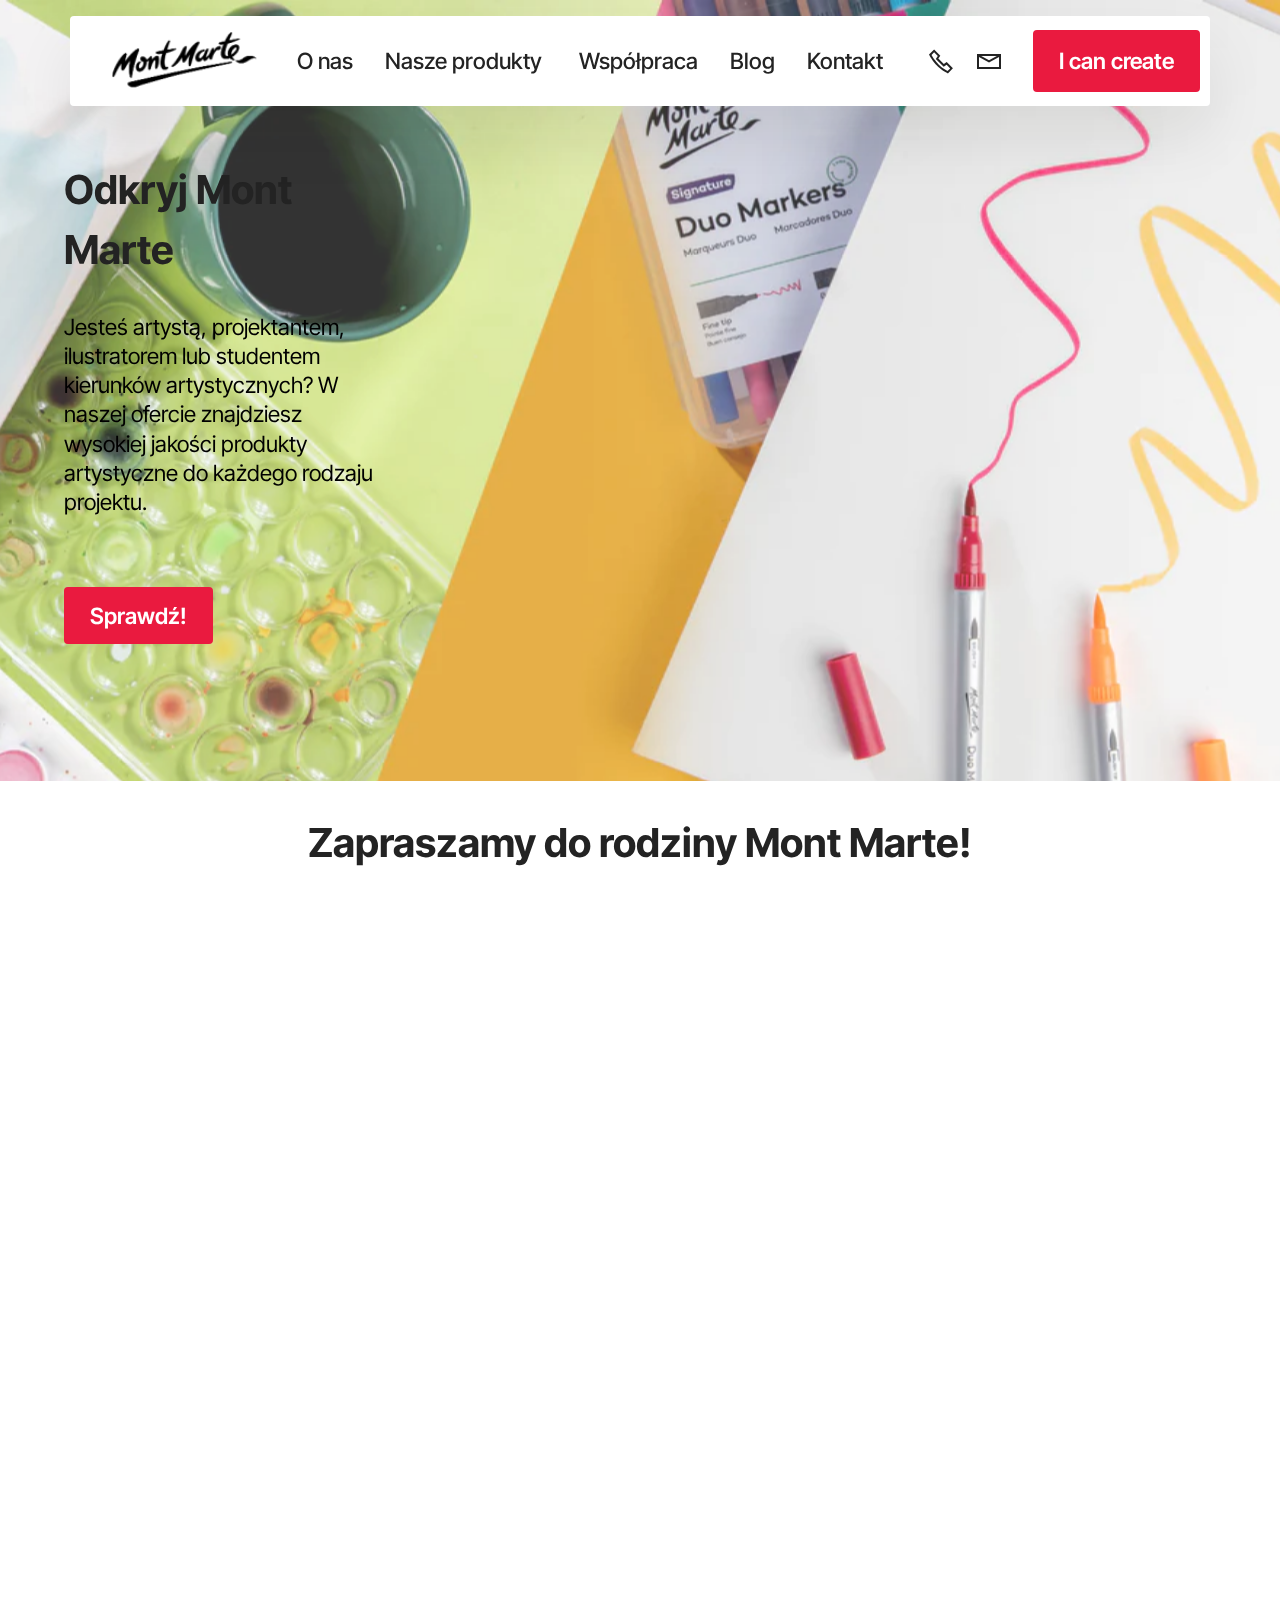
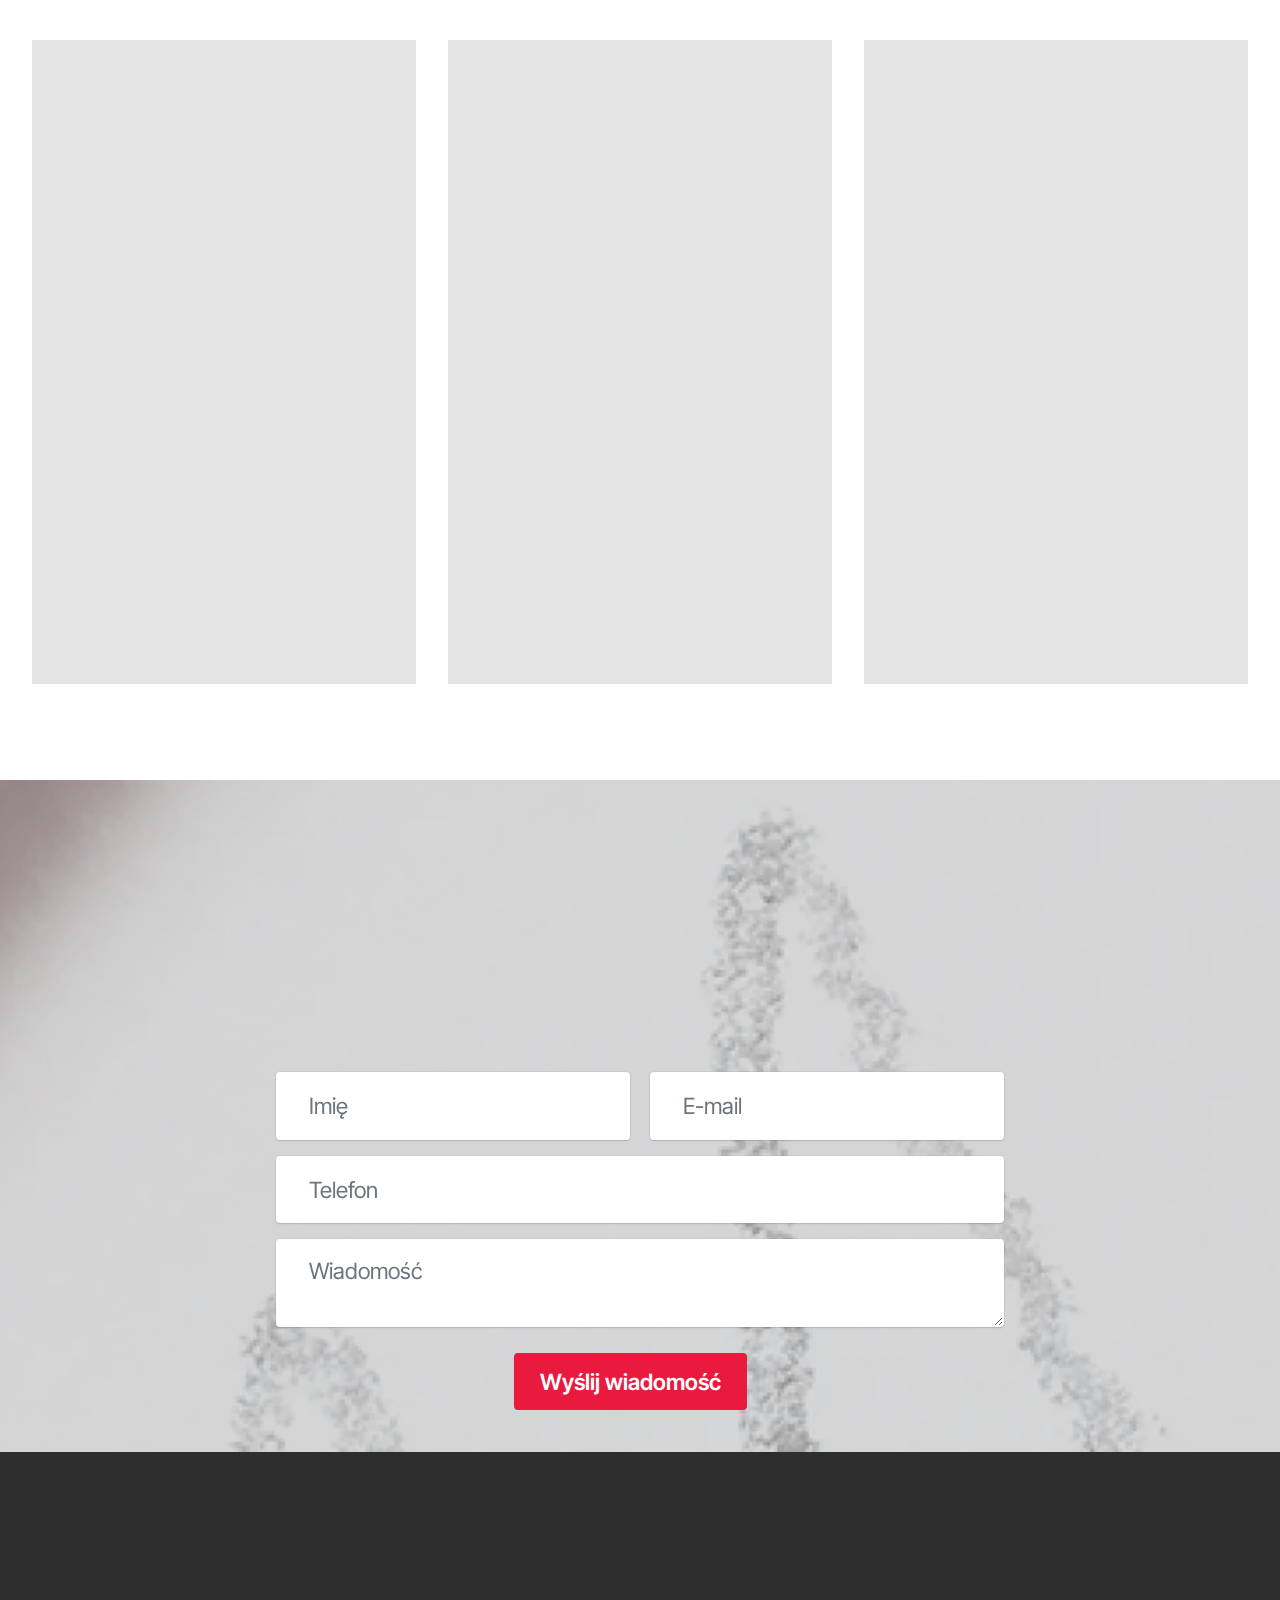
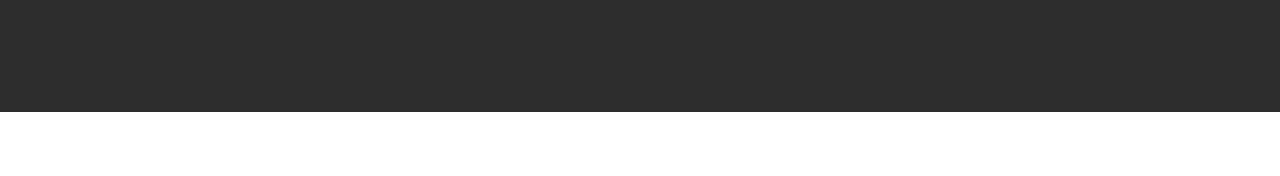
<file: index.html>
<!DOCTYPE html>
<html  >
<head>
  <!-- Site made with Mobirise Website Builder v5.9.6, https://mobirise.com -->
  <meta charset="UTF-8">
  <meta http-equiv="X-UA-Compatible" content="IE=edge">
  <meta name="generator" content="Mobirise v5.9.6, mobirise.com">
  <meta name="viewport" content="width=device-width, initial-scale=1, minimum-scale=1">
  <link rel="shortcut icon" href="assets/images/favicon-tbn-24x24-2.png" type="image/x-icon">
  <meta name="description" content="Mont Marte Polska jesteś artystą, projektantem, ilustratorem lub studentem kierunków artystycznych? W naszej ofercie znajdziesz wysokiej jakości produkty artystyczne do każdego rodzaju projektu.">
  
  
  <title>Mont Marte Polska</title>
  <link rel="stylesheet" href="assets/web/assets/mobirise-icons2/mobirise2.css">
  <link rel="stylesheet" href="assets/bootstrap/css/bootstrap.min.css">
  <link rel="stylesheet" href="assets/bootstrap/css/bootstrap-grid.min.css">
  <link rel="stylesheet" href="assets/bootstrap/css/bootstrap-reboot.min.css">
  <link rel="stylesheet" href="assets/parallax/jarallax.css">
  <link rel="stylesheet" href="assets/animatecss/animate.css">
  <link rel="stylesheet" href="assets/dropdown/css/style.css">
  <link rel="stylesheet" href="assets/socicon/css/styles.css">
  <link rel="stylesheet" href="assets/theme/css/style.css">
  <link rel="preload" href="https://fonts.googleapis.com/css?family=Inter+Tight:100,200,300,400,500,600,700,800,900,100i,200i,300i,400i,500i,600i,700i,800i,900i&display=swap" as="style" onload="this.onload=null;this.rel='stylesheet'">
  <noscript><link rel="stylesheet" href="https://fonts.googleapis.com/css?family=Inter+Tight:100,200,300,400,500,600,700,800,900,100i,200i,300i,400i,500i,600i,700i,800i,900i&display=swap"></noscript>
  <link rel="preload" as="style" href="assets/mobirise/css/mbr-additional.css"><link rel="stylesheet" href="assets/mobirise/css/mbr-additional.css" type="text/css">

  
  
  
</head>
<body>
  
  <section data-bs-version="5.1" class="menu menu2 cid-tWrJiP9hN0" once="menu" id="menu02-1l">
	

	<nav class="navbar navbar-dropdown navbar-expand-lg">
		<div class="container">
			<div class="navbar-brand">
				<span class="navbar-logo">
					<a href="http://montmarte.pl">
						<img src="assets/images/222-134x53.png" alt="Mobirise Website Builder" style="height: 3.6rem;">
					</a>
				</span>
				
			</div>
			<button class="navbar-toggler" type="button" data-toggle="collapse" data-bs-toggle="collapse" data-target="#navbarSupportedContent" data-bs-target="#navbarSupportedContent" aria-controls="navbarNavAltMarkup" aria-expanded="false" aria-label="Toggle navigation">
				<div class="hamburger">
					<span></span>
					<span></span>
					<span></span>
					<span></span>
				</div>
			</button>
			<div class="collapse navbar-collapse" id="navbarSupportedContent">
				<ul class="navbar-nav nav-dropdown" data-app-modern-menu="true"><li class="nav-item">
						<a class="nav-link link text-black text-primary display-4" href="o-nas.html">O nas</a>
					</li>
					<li class="nav-item">
						<a class="nav-link link text-black text-primary display-4" href="nasze-produkty.html" aria-expanded="false">Nasze produkty&nbsp;<br></a>
					</li><li class="nav-item"><a class="nav-link link text-black text-primary display-4" href="wspolpraca.html">Współpraca</a></li><li class="nav-item"><a class="nav-link link text-black text-primary display-4" href="page4.html">Blog</a></li>
					<li class="nav-item">
						<a class="nav-link link text-black text-primary display-4" href="page5.html">Kontakt</a>
					</li></ul>
				<div class="icons-menu">
					<a class="iconfont-wrapper" href="tel:+48 696398621">
						<span class="p-2 mbr-iconfont mobi-mbri-phone mobi-mbri"></span>
					</a>
					<a class="iconfont-wrapper" href="mailto:biuro@montmarte.pl">
						<span class="p-2 mbr-iconfont mobi-mbri-letter mobi-mbri"></span>
					</a>
					
					
				</div>
				<div class="navbar-buttons mbr-section-btn"><a class="btn btn-primary display-4" href="nasze-produkty.html">I can create</a></div>
			</div>
		</div>
	</nav>
</section>

<section data-bs-version="5.1" class="header4 cid-tWrLtale7E mbr-parallax-background" id="header04-1o">
	

	
	<div class="mbr-overlay" style="opacity: 0.2; background-color: rgb(255, 255, 255);"></div>

	<div class="container-fluid">
		<div class="row justify-content-center">
			<div class="col-12 col-md">
				<div class="text-wrapper">
					<h2 class="mbr-section-title mb-4 mbr-fonts-style display-5">
						<strong>Odkryj Mont Marte</strong></h2>
					<p class="mbr-text mb-4 mbr-fonts-style display-7">Jesteś artystą, projektantem, ilustratorem lub studentem kierunków artystycznych? W naszej ofercie znajdziesz wysokiej jakości produkty artystyczne do każdego rodzaju projektu.
<br>
<br></p>
					<div class="mbr-section-btn mb-4"><a class="btn btn-primary display-7" href="nasze-produkty.html">Sprawdź!</a></div>
				</div>
			</div>
			<div class="mbr-figure col-12 col-md-8"><iframe class="mbr-embedded-video" src="https://www.youtube.com/embed/psjgBoSLJWo?rel=0&amp;amp;mute=1&amp;showinfo=0&amp;autoplay=1&amp;loop=1&amp;playlist=psjgBoSLJWo" width="1280" height="720" frameborder="0" allowfullscreen></iframe></div>
		</div>
	</div>
</section>

<section data-bs-version="5.1" class="social02 cid-tWrHHILUPc" id="social02-1k">
	

	
	
	<div class="container">
		<div class="row justify-content-center">
			<div class="col-12 content-head">
				<div class="mb-5">
					<h5 class="mbr-section-title mbr-fonts-style align-center mb-0 display-5"><strong>Zapraszamy do rodziny Mont Marte!</strong></h5>
					
				</div>
			</div>
		</div>
		<div class="row">
			<div class="item features-without-image col-12 col-md-6 col-lg-4">
				<div class="item-wrapper">
					<a href="http://instagram.com/montmarteart"><span class="mbr-iconfont m-auto socicon-instagram socicon" style="color: rgb(0, 0, 0); fill: rgb(0, 0, 0);"></span></a>
					<div class="card-box">
						<h4 class="card-title mbr-fonts-style mb-1 display-7">
							<strong><a href="http://instagram.com/montmarteart" class="text-primary">Instagram</a></strong>
						</h4>
						
					</div>
				</div>
			</div>
			<div class="item features-without-image col-12 col-md-6 col-lg-4">
				<div class="item-wrapper">
					<a href="http://montmarte.com" target="_blank"><span class="mbr-iconfont m-auto mobi-mbri-globe-2 mobi-mbri"></span></a>
					<div class="card-box">
						<h4 class="card-title mbr-fonts-style mb-1 display-7">
							<strong><a href="http://montmarte.com" class="text-primary" target="_blank">Strona Globalna</a></strong></h4>
						
					</div>
				</div>
			</div>
			<div class="item features-without-image col-12 col-md-6 col-lg-4">
				<div class="item-wrapper">
					<a href="http://pinterest.com.au/montmarteart" target="_blank"><span class="mbr-iconfont m-auto socicon-pinterest socicon"></span></a>
					<div class="card-box">
						<h4 class="card-title mbr-fonts-style mb-1 display-7">
							<strong><a href="http://pinterest.com.au/montmarteart" class="text-primary" target="_blank">Pinterest</a></strong>
						</h4>
						
					</div>
				</div>
			</div>
			<div class="item features-without-image col-12 col-md-6 col-lg-4">
				<div class="item-wrapper">
					<a href="http://youtube.com/channel/UC024o28hUfRzMyl7xnHRoog"><span class="mbr-iconfont m-auto socicon-youtube socicon" style="color: rgb(0, 0, 0); fill: rgb(0, 0, 0);"></span></a>
					<div class="card-box">
						<h4 class="card-title mbr-fonts-style mb-1 display-7">
							<strong><a href="http://youtube.com/channel/UC024o28hUfRzMyl7xnHRoog" class="text-primary">YouTube</a></strong>
						</h4>
						
					</div>
				</div>
			</div>
			<div class="item features-without-image col-12 col-md-6 col-lg-4">
				<div class="item-wrapper">
					<a href="http://tiktok.com/@montmarteart" target="_blank"><span class="mbr-iconfont m-auto socicon-tiktok socicon"></span></a>
					<div class="card-box">
						<h4 class="card-title mbr-fonts-style mb-1 display-7">
							<strong><a href="http://tiktok.com/@montmarteart" class="text-primary" target="_blank">TikTok</a></strong></h4>
						
					</div>
				</div>
			</div>
			<div class="item features-without-image col-12 col-md-6 col-lg-4">
				<div class="item-wrapper">
					<a href="http://facebook.com/MontMarteArt" target="_blank"><span class="mbr-iconfont m-auto socicon-facebook socicon"></span></a>
					<div class="card-box">
						<h4 class="card-title mbr-fonts-style mb-1 display-7">
							<strong><a href="http://facebook.com/MontMarteArt" class="text-primary" target="_blank">Facebook</a></strong>
						</h4>
						
					</div>
				</div>
			</div>
		</div>
	</div>
</section>

<section data-bs-version="5.1" class="image4 cid-tWrLXUlW2Y" id="image04-1p">
    

    <div class="image-block m-auto">
        <img src="assets/images/zrzut-ekranu-2023-11-23-162616-1293x213.png" alt="Mobirise">
        
    </div>
</section>

<section data-bs-version="5.1" class="features6 cid-tWwkPCN0s2" id="features06-1q">
	
	
	<div class="container-fluid">
		<div class="row justify-content-center">
			<div class="col-12 content-head">
				<div class="mbr-section-head mb-5">
					<h4 class="mbr-section-title mbr-fonts-style align-center mb-0 display-2"><strong>Ucz się, doświadczaj, twórz i inspiruj się</strong></h4>
					
					<div class="mbr-section-btn item-footer mt-4"><a href="page4.html" class="btn item-btn btn-warning display-7">Zapraszmy na blog</a></div>
				</div>
			</div>
		</div>
		<div class="row">
			<div class="item features-image col-12 col-md-6 col-lg-4">
				<div class="item-wrapper">
					<div class="item-img">
						<img src="assets/images/vlcsnap-2023-10-09-15h45m30s111-2.webp" alt="Przewodnik po tworzeniu tekstur">
					</div>
					<div class="item-content">
						<h5 class="item-title mbr-fonts-style display-5"><strong>Przewodnik po tworzeniu tekstur</strong></h5>
						<p class="mbr-text mbr-fonts-style mt-2 display-7">
							Jeśli chodzi o tworzenie różnych tekstur w sztuce, istnieją...
						</p>
						<div class="mbr-section-btn item-footer"><a href="page6.html" class="btn btn-primary item-btn display-7">Czytaj dalej</a></div>
					</div>
				</div>
			</div>
			<div class="item features-image col-12 col-md-6 col-lg-4">
				<div class="item-wrapper">
					<div class="item-img">
						<img src="assets/images/lots-of-paintings-of-a-tree-done-in-different-styles-stacked-on-top-of-eachother-1139x641.jpeg" alt="Przewodnik po różnych stylach malarskich">
					</div>
					<div class="item-content">
						<h5 class="item-title mbr-fonts-style display-5"><strong>Przewodnik po różnych stylach malarskich</strong></h5>
						<p class="mbr-text mbr-fonts-style mt-2 display-7">
							Niezależnie od tego, czy szukasz własnego stylu, czy po prostu...
						</p>
						<div class="mbr-section-btn item-footer"><a href="page7.html" class="btn btn-primary item-btn display-7">Czytaj dalej</a></div>
					</div>
				</div>
			</div>
			<div class="item features-image col-12 col-md-6 col-lg-4">
				<div class="item-wrapper">
					<div class="item-img">
						<img src="assets/images/clay-guide-featured-image-1-1139x641.jpeg" alt="Rodzaje gliny: Przewodnik glinkowy MM">
					</div>
					<div class="item-content">
						<h5 class="item-title mbr-fonts-style display-5"><strong>Rodzaje gliny: Przewodnik glinkowy MM</strong></h5>
						<p class="mbr-text mbr-fonts-style mt-2 display-7">
							Chcesz zacząć przygodę z gliną, ale nie jesteś pewien, który wybrać?...<br>
						</p>
						<div class="mbr-section-btn item-footer"><a href="page8.html" class="btn btn-primary item-btn display-7">Czytaj dalej</a></div>
					</div>
				</div>
			</div>
		</div>
	</div>
</section>

<section data-bs-version="5.1" class="form5 cid-tJS9pBcTSa" id="form02-6">
    
    <div class="mbr-overlay"></div>
    <div class="container">
        <div class="mbr-section-head mb-5">
            
            <h4 class="mbr-section-subtitle mbr-fonts-style align-center mb-0 mt-4 display-5"><strong>Zainteresowały Cię nasze produkty i potrzebujesz więcej informacji?<br>Zapraszamy do kontaktu.</strong></h4>
        </div>
        <div class="row justify-content-center mt-4">
            <div class="col-lg-8 mx-auto mbr-form" data-form-type="formoid">
                <form action="https://mobirise.eu/" method="POST" class="mbr-form form-with-styler" data-form-title="Form Name"><input type="hidden" name="email" data-form-email="true" value="YaJbt107v+tNz2I744PJFMmT+0qdC9lXN1f4IroNqNLLnbBS6OBrNJg7g+D52sPFmBNo2RcLLL4WNYNBYWw5WoKWAi9Yq2YQH+3v96FQXY3n++FQIDJjuydWzSTvld2h">
                    <div class="row">
                        <div hidden="hidden" data-form-alert="" class="alert alert-success col-12">Dziękujemy za wypełnienie formularza!</div>
                        <div hidden="hidden" data-form-alert-danger="" class="alert alert-danger col-12">
                            Oops...! some problem!
                        </div>
                    </div>
                    <div class="dragArea row">
                        <div class="col-md col-sm-12 form-group mb-3" data-for="name">
                            <input type="text" name="name" placeholder="Imię" data-form-field="name" class="form-control" value="" id="name-form02-6">
                        </div>
                        <div class="col-md col-sm-12 form-group mb-3" data-for="email">
                            <input type="email" name="email" placeholder="E-mail" data-form-field="email" class="form-control" value="" id="email-form02-6">
                        </div>
                        <div class="col-12 form-group mb-3" data-for="phone">
                            <input type="tel" name="phone" placeholder="Telefon" data-form-field="phone" class="form-control" value="" id="phone-form02-6">
                        </div>
                        <div class="col-12 form-group mb-3" data-for="textarea">
                            <textarea name="textarea" placeholder="Wiadomość" data-form-field="textarea" class="form-control" id="textarea-form02-6"></textarea>
                        </div>
                        <div class="col-lg-12 col-md-12 col-sm-12 align-center mbr-section-btn"><button type="submit" class="btn btn-primary display-7">Wyślij wiadomość</button></div>
                    </div>
                </form>
            </div>
        </div>
    </div>
</section>

<section data-bs-version="5.1" class="footer1 programm5 cid-tJS9NNcTLZ" once="footers" id="footer03-8">

        

    

    <div class="container">
        <div class="row">

            <div class="row-links mb-4">
                <ul class="header-menu">
                  
                  
                  
                  
                <li class="header-menu-item mbr-fonts-style display-5"><a href="o-nas.html" class="text-danger text-primary">O nas</a></li><li class="header-menu-item mbr-fonts-style display-5"><a href="nasze-produkty.html" class="text-danger text-primary">Nasze produkty</a></li><li class="header-menu-item mbr-fonts-style display-5"><a href="wspolpraca.html" class="text-danger text-primary">Współpraca</a></li><li class="header-menu-item mbr-fonts-style display-5"><a href="page5.html" class="text-danger text-primary">Kontakt</a></li></ul>
              </div>

            <div class="col-12">
                <div class="social-row">
                    <div class="soc-item">
                        <a href="http://facebook.com/MontMarteArt" target="_blank">
                            <span class="mbr-iconfont display-7 socicon-facebook socicon"></span>
                        </a>
                    </div>
                    <div class="soc-item">
                        <a href="http://pinterest.com.au/montmarteart" target="_blank">
                            <span class="mbr-iconfont socicon-pinterest socicon"></span>
                        </a>
                    </div>
                    <div class="soc-item">
                        <a href="http://instagram.com/montmarteart" target="_blank">
                            <span class="mbr-iconfont socicon-instagram socicon"></span>
                        </a>
                    </div>
                    <div class="soc-item">
                        <a href="http://tiktok.com/@montmarteart" target="_blank">
                            <span class="mbr-iconfont socicon-tiktok socicon"></span>
                        </a>
                    </div>
                    <div class="soc-item">
                        <a href="https://www.youtube.com/@MontMarteArt" target="_blank">
                            <span class="mbr-iconfont socicon-youtube socicon"></span>
                        </a>
                    </div>
                </div>
            </div>
            
        </div>
    </div>
</section><section class="display-7" style="padding: 0;align-items: center;justify-content: center;flex-wrap: wrap;    align-content: center;display: flex;position: relative;height: 4rem;"><a href="https://mobiri.se/3115905" style="flex: 1 1;height: 4rem;position: absolute;width: 100%;z-index: 1;"><img alt="" style="height: 4rem;" src="[data-uri]"></a><p style="margin: 0;text-align: center;" class="display-7">&#8204;</p><a style="z-index:1" href="https://mobirise.com/drag-drop-website-builder.html">Drag & Drop Website Builder</a></section><script src="assets/bootstrap/js/bootstrap.bundle.min.js"></script>  <script src="assets/parallax/jarallax.js"></script>  <script src="assets/smoothscroll/smooth-scroll.js"></script>  <script src="assets/ytplayer/index.js"></script>  <script src="assets/dropdown/js/navbar-dropdown.js"></script>  <script src="assets/theme/js/script.js"></script>  <script src="assets/formoid/formoid.min.js"></script>  
  
  
 <div id="scrollToTop" class="scrollToTop mbr-arrow-up"><a style="text-align: center;"><i class="mbr-arrow-up-icon mbr-arrow-up-icon-cm cm-icon cm-icon-smallarrow-up"></i></a></div>
    <input name="animation" type="hidden">
  </body>
</html>
</file>
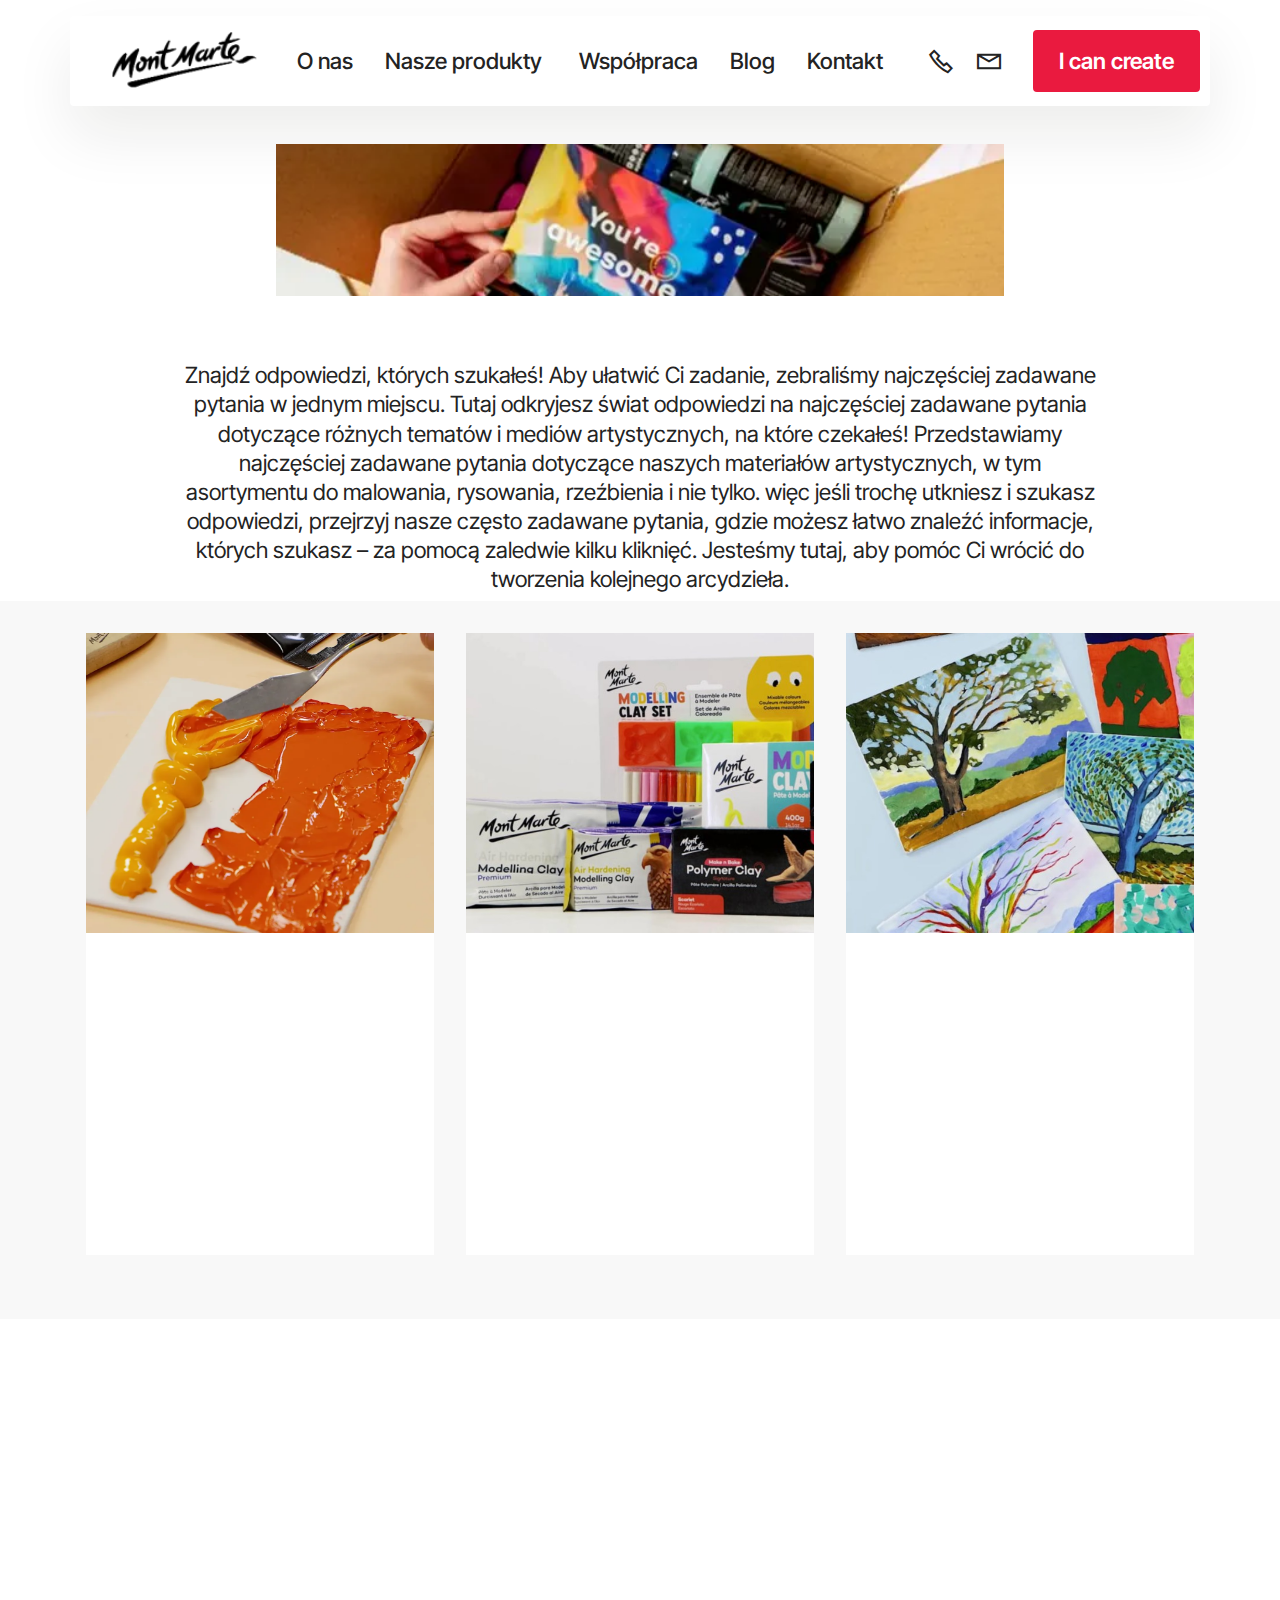
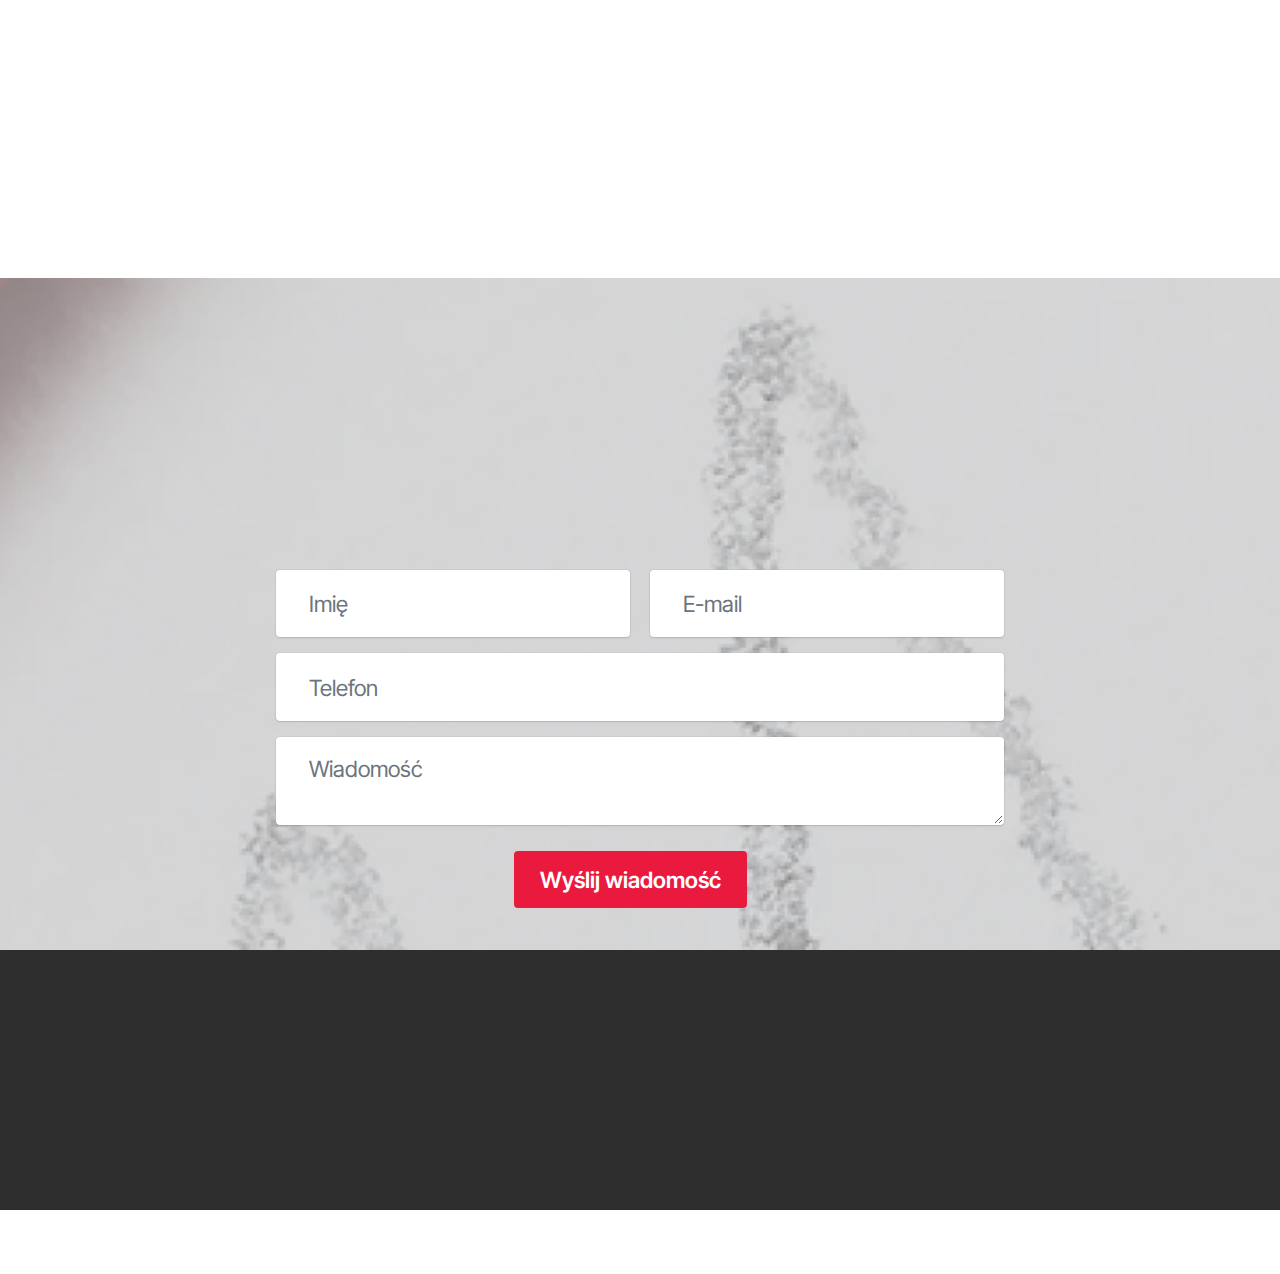
<file: blog.html>
<!DOCTYPE html>
<html  >
<head>
  <!-- Site made with Mobirise Website Builder v5.9.6, https://mobirise.com -->
  <meta charset="UTF-8">
  <meta http-equiv="X-UA-Compatible" content="IE=edge">
  <meta name="generator" content="Mobirise v5.9.6, mobirise.com">
  <meta name="viewport" content="width=device-width, initial-scale=1, minimum-scale=1">
  <link rel="shortcut icon" href="assets/images/favicon-tbn-24x24-2.png" type="image/x-icon">
  <meta name="description" content="Twoja twórcza podróż zaczyna się tutaj. Ta seria obejmuje wszystkie podstawowe produkty w atrakcyjnych cenach, dzięki czemu każdy może spróbować swoich sił w sztuce!">
  
  
  <title>Blog</title>
  <link rel="stylesheet" href="assets/web/assets/mobirise-icons2/mobirise2.css">
  <link rel="stylesheet" href="assets/bootstrap/css/bootstrap.min.css">
  <link rel="stylesheet" href="assets/bootstrap/css/bootstrap-grid.min.css">
  <link rel="stylesheet" href="assets/bootstrap/css/bootstrap-reboot.min.css">
  <link rel="stylesheet" href="assets/animatecss/animate.css">
  <link rel="stylesheet" href="assets/dropdown/css/style.css">
  <link rel="stylesheet" href="assets/socicon/css/styles.css">
  <link rel="stylesheet" href="assets/theme/css/style.css">
  <link rel="preload" href="https://fonts.googleapis.com/css?family=Inter+Tight:100,200,300,400,500,600,700,800,900,100i,200i,300i,400i,500i,600i,700i,800i,900i&display=swap" as="style" onload="this.onload=null;this.rel='stylesheet'">
  <noscript><link rel="stylesheet" href="https://fonts.googleapis.com/css?family=Inter+Tight:100,200,300,400,500,600,700,800,900,100i,200i,300i,400i,500i,600i,700i,800i,900i&display=swap"></noscript>
  <link rel="preload" as="style" href="assets/mobirise/css/mbr-additional.css"><link rel="stylesheet" href="assets/mobirise/css/mbr-additional.css" type="text/css">

  
  
  
</head>
<body>
  
  <section data-bs-version="5.1" class="menu menu2 cid-tWwWPDe06K" once="menu" id="menu02-2x">
	

	<nav class="navbar navbar-dropdown navbar-expand-lg">
		<div class="container">
			<div class="navbar-brand">
				<span class="navbar-logo">
					<a href="http://montmarte.pl">
						<img src="assets/images/222-134x53.png" alt="Mobirise Website Builder" style="height: 3.6rem;">
					</a>
				</span>
				
			</div>
			<button class="navbar-toggler" type="button" data-toggle="collapse" data-bs-toggle="collapse" data-target="#navbarSupportedContent" data-bs-target="#navbarSupportedContent" aria-controls="navbarNavAltMarkup" aria-expanded="false" aria-label="Toggle navigation">
				<div class="hamburger">
					<span></span>
					<span></span>
					<span></span>
					<span></span>
				</div>
			</button>
			<div class="collapse navbar-collapse" id="navbarSupportedContent">
				<ul class="navbar-nav nav-dropdown" data-app-modern-menu="true"><li class="nav-item">
						<a class="nav-link link text-black text-primary display-4" href="o-nas.html">O nas</a>
					</li>
					<li class="nav-item">
						<a class="nav-link link text-black text-primary display-4" href="nasze-produkty.html" aria-expanded="false">Nasze produkty&nbsp;<br></a>
					</li><li class="nav-item"><a class="nav-link link text-black text-primary display-4" href="wspolpraca.html">Współpraca</a></li><li class="nav-item"><a class="nav-link link text-black text-primary display-4" href="page4.html">Blog</a></li>
					<li class="nav-item">
						<a class="nav-link link text-black text-primary display-4" href="page5.html">Kontakt</a>
					</li></ul>
				<div class="icons-menu">
					<a class="iconfont-wrapper" href="tel:+48 696398621">
						<span class="p-2 mbr-iconfont mobi-mbri-phone mobi-mbri"></span>
					</a>
					<a class="iconfont-wrapper" href="mailto:biuro@montmarte.pl">
						<span class="p-2 mbr-iconfont mobi-mbri-letter mobi-mbri"></span>
					</a>
					
					
				</div>
				<div class="navbar-buttons mbr-section-btn"><a class="btn btn-primary display-4" href="nasze-produkty.html">I can create</a></div>
			</div>
		</div>
	</nav>
</section>

<section data-bs-version="5.1" class="image1 cid-tWwWPEtVDA" id="image01-2y">
  

  
  

  <div class="container">
    <div class="row justify-content-center">
      <div class="col-12 col-lg-8">
        <div class="image-wrapper mb-4">
          <img class="w-100" src="assets/images/returns-banner-901x458px-73213c23-2b39-406a-a712-084acb81288c-2160x-2.webp" alt="Nasze produkty">
        </div>
        
        
      </div>
    </div>
  </div>
</section>

<section data-bs-version="5.1" class="article11 cid-tWwWPFbaWB" id="article11-2z">
    

    
    
    <div class="container">
        <div class="row justify-content-center">
            <div class="title col-md-12 col-lg-10">
                
                <h4 class="mbr-section-subtitle align-center mbr-fonts-style mt-4 display-7"><div>Znajdź odpowiedzi, których szukałeś! Aby ułatwić Ci zadanie, zebraliśmy najczęściej zadawane pytania w jednym miejscu. Tutaj odkryjesz świat odpowiedzi na najczęściej zadawane pytania dotyczące różnych tematów i mediów artystycznych, na które czekałeś! Przedstawiamy najczęściej zadawane pytania dotyczące naszych materiałów artystycznych, w tym asortymentu do malowania, rysowania, rzeźbienia i nie tylko. więc jeśli trochę utkniesz i szukasz odpowiedzi, przejrzyj nasze często zadawane pytania, gdzie możesz łatwo znaleźć informacje, których szukasz – za pomocą zaledwie kilku kliknięć. Jesteśmy tutaj, aby pomóc Ci wrócić do tworzenia kolejnego arcydzieła.</div></h4>
                
            </div>
        </div>
    </div>
</section>

<section data-bs-version="5.1" class="features6 cid-tWP2NfGULZ" id="features06-58">
	
	
	<div class="container">
		<div class="row justify-content-center">
			<div class="col-12 content-head">
				
			</div>
		</div>
		<div class="row">
			<div class="item features-image col-12 col-md-6 col-lg-4">
				<div class="item-wrapper">
					<div class="item-img">
						<img src="assets/images/vlcsnap-2023-10-09-15h45m30s111-1.webp" alt="Mobirise Website Builder">
					</div>
					<div class="item-content">
						<h5 class="item-title mbr-fonts-style display-7"><strong>Przewodnik po tworzeniu tekstur</strong></h5>
						<p class="mbr-text mbr-fonts-style mt-2 display-7">
							Jeśli chodzi o tworzenie różnych tekstur w sztuce, istnieją...
						</p>
						<div class="mbr-section-btn item-footer"><a href="page6.html" class="btn btn-primary item-btn display-7">Czytaj dalej</a></div>
					</div>
				</div>
			</div>
			<div class="item features-image col-12 col-md-6 col-lg-4">
				<div class="item-wrapper">
					<div class="item-img">
						<img src="assets/images/clay-guide-featured-image-1139x641.jpeg" alt="Mobirise Website Builder">
					</div>
					<div class="item-content">
						<h5 class="item-title mbr-fonts-style display-7"><strong>Rodzaje gliny: Przewodnik glinkowy MM</strong></h5>
						<p class="mbr-text mbr-fonts-style mt-2 display-7">Chcesz zacząć przygodę z gliną, ale nie jesteś pewien, który wybrać?...</p>
						<div class="mbr-section-btn item-footer"><a href="page8.html" class="btn btn-primary item-btn display-7">Czytaj dalej</a></div>
					</div>
				</div>
			</div>
			<div class="item features-image col-12 col-md-6 col-lg-4">
				<div class="item-wrapper">
					<div class="item-img">
						<img src="assets/images/lots-of-paintings-of-a-tree-done-in-different-styles-stacked-on-top-of-eachother-1139x641.jpeg" alt="Mobirise Website Builder">
					</div>
					<div class="item-content">
						<h5 class="item-title mbr-fonts-style display-7"><strong>Przewodnik po różnych stylach malarskich</strong></h5>
						<p class="mbr-text mbr-fonts-style mt-2 display-7">
							Niezależnie od tego, czy szukasz własnego stylu, czy po prostu...<br>
						</p>
						<div class="mbr-section-btn item-footer"><a href="page7.html" class="btn btn-primary item-btn display-7">Czytaj dalej</a></div>
					</div>
				</div>
			</div>
		</div>
	</div>
</section>

<section data-bs-version="5.1" class="social02 cid-tWwWPJt1HB" id="social02-36">
	

	
	
	<div class="container">
		<div class="row justify-content-center">
			<div class="col-12 content-head">
				<div class="mb-5">
					<h5 class="mbr-section-title mbr-fonts-style align-center mb-0 display-5"><strong>Zapraszamy do rodziny Mont Marte!</strong></h5>
					
				</div>
			</div>
		</div>
		<div class="row">
			<div class="item features-without-image col-12 col-md-6 col-lg-4">
				<div class="item-wrapper">
					<a href="http://instagram.com/montmarteart" target="_blank"><span class="mbr-iconfont m-auto socicon-instagram socicon" style="color: rgb(0, 0, 0); fill: rgb(0, 0, 0);"></span></a>
					<div class="card-box">
						<h4 class="card-title mbr-fonts-style mb-1 display-7">
							<strong><a href="http://instagram.com/montmarteart" class="text-primary" target="_blank">Instagram</a></strong>
						</h4>
						
					</div>
				</div>
			</div>
			<div class="item features-without-image col-12 col-md-6 col-lg-4">
				<div class="item-wrapper">
					<a href="http://montmarte.com"><span class="mbr-iconfont m-auto mobi-mbri-globe-2 mobi-mbri"></span></a>
					<div class="card-box">
						<h4 class="card-title mbr-fonts-style mb-1 display-7">
							<strong><a href="http://montmarte.com" class="text-primary" target="_blank">Strona Globalna</a></strong></h4>
						
					</div>
				</div>
			</div>
			<div class="item features-without-image col-12 col-md-6 col-lg-4">
				<div class="item-wrapper">
					<a href="http://pinterest.com.au/montmarteart" target="_blank"><span class="mbr-iconfont m-auto socicon-pinterest socicon"></span></a>
					<div class="card-box">
						<h4 class="card-title mbr-fonts-style mb-1 display-7">
							<strong><a href="http://pinterest.com.au/montmarteart" class="text-primary">Pinterest</a></strong>
						</h4>
						
					</div>
				</div>
			</div>
			<div class="item features-without-image col-12 col-md-6 col-lg-4">
				<div class="item-wrapper">
					<a href="https://www.youtube.com/channel/UC024o28hUfRzMyl7xnHRoog" target="_blank"><span class="mbr-iconfont m-auto socicon-youtube socicon" style="color: rgb(0, 0, 0); fill: rgb(0, 0, 0);"></span></a>
					<div class="card-box">
						<h4 class="card-title mbr-fonts-style mb-1 display-7">
							<strong><a href="https://www.youtube.com/channel/UC024o28hUfRzMyl7xnHRoog" class="text-primary">YouTube</a></strong>
						</h4>
						
					</div>
				</div>
			</div>
			<div class="item features-without-image col-12 col-md-6 col-lg-4">
				<div class="item-wrapper">
					<a href="http://tiktok.com/@montmarteart" target="_blank"><span class="mbr-iconfont m-auto socicon-tiktok socicon"></span></a>
					<div class="card-box">
						<h4 class="card-title mbr-fonts-style mb-1 display-7">
							<strong><a href="http://tiktok.com/@montmarteart" class="text-primary" target="_blank">TikTok</a></strong></h4>
						
					</div>
				</div>
			</div>
			<div class="item features-without-image col-12 col-md-6 col-lg-4">
				<div class="item-wrapper">
					<a href="http://facebook.com/MontMarteArt" target="_blank"><span class="mbr-iconfont m-auto socicon-facebook socicon"></span></a>
					<div class="card-box">
						<h4 class="card-title mbr-fonts-style mb-1 display-7">
							<strong><a href="http://facebook.com/MontMarteArt" class="text-primary" target="_blank">Facebook</a></strong>
						</h4>
						
					</div>
				</div>
			</div>
		</div>
	</div>
</section>

<section data-bs-version="5.1" class="image4 cid-tWwWPKrIRT" id="image04-37">
    

    <div class="image-block m-auto">
        <img src="assets/images/zrzut-ekranu-2023-11-23-162616-1293x213.png" alt="Mobirise">
        
    </div>
</section>

<section data-bs-version="5.1" class="form5 cid-tWwWPKJK1g" id="form02-38">
    
    <div class="mbr-overlay"></div>
    <div class="container">
        <div class="mbr-section-head mb-5">
            
            <h4 class="mbr-section-subtitle mbr-fonts-style align-center mb-0 mt-4 display-5"><strong>Zainteresowały Cię nasze produkty i potrzebujesz więcej informacji?<br>Zapraszamy do kontaktu.</strong></h4>
        </div>
        <div class="row justify-content-center mt-4">
            <div class="col-lg-8 mx-auto mbr-form" data-form-type="formoid">
                <form action="https://mobirise.eu/" method="POST" class="mbr-form form-with-styler" data-form-title="Form Name"><input type="hidden" name="email" data-form-email="true" value="hZ+V3aplHlqGIP7N/PvMVYuxrdyU3QjY54RX7z0JrQQ6NtRkDidGjsxfWdflFWEPC5c6PtbhTXOQRHsZnkh1C7mSob61ZZ4eoUvvSYe/JFiUIkB358Icq3KgW/ghbMbn">
                    <div class="row">
                        <div hidden="hidden" data-form-alert="" class="alert alert-success col-12">Dziękujemy za wypełnienie formularza!</div>
                        <div hidden="hidden" data-form-alert-danger="" class="alert alert-danger col-12">
                            Oops...! some problem!
                        </div>
                    </div>
                    <div class="dragArea row">
                        <div class="col-md col-sm-12 form-group mb-3" data-for="name">
                            <input type="text" name="name" placeholder="Imię" data-form-field="name" class="form-control" value="" id="name-form02-38">
                        </div>
                        <div class="col-md col-sm-12 form-group mb-3" data-for="email">
                            <input type="email" name="email" placeholder="E-mail" data-form-field="email" class="form-control" value="" id="email-form02-38">
                        </div>
                        <div class="col-12 form-group mb-3" data-for="phone">
                            <input type="tel" name="phone" placeholder="Telefon" data-form-field="phone" class="form-control" value="" id="phone-form02-38">
                        </div>
                        <div class="col-12 form-group mb-3" data-for="textarea">
                            <textarea name="textarea" placeholder="Wiadomość" data-form-field="textarea" class="form-control" id="textarea-form02-38"></textarea>
                        </div>
                        <div class="col-lg-12 col-md-12 col-sm-12 align-center mbr-section-btn"><button type="submit" class="btn btn-primary display-7">Wyślij wiadomość</button></div>
                    </div>
                </form>
            </div>
        </div>
    </div>
</section>

<section data-bs-version="5.1" class="footer1 programm5 cid-tWwWPL7rDT" once="footers" id="footer03-39">

        

    

    <div class="container">
        <div class="row">

            <div class="row-links mb-4">
                <ul class="header-menu">
                  
                  
                  
                  
                <li class="header-menu-item mbr-fonts-style display-5"><a href="o-nas.html" class="text-danger text-primary">O nas</a></li><li class="header-menu-item mbr-fonts-style display-5"><a href="nasze-produkty.html" class="text-danger text-primary">Nasze produkty</a></li><li class="header-menu-item mbr-fonts-style display-5"><a href="wspolpraca.html" class="text-danger text-primary">Współpraca</a></li><li class="header-menu-item mbr-fonts-style display-5"><a href="page5.html" class="text-danger text-primary">Kontakt</a></li></ul>
              </div>

            <div class="col-12">
                <div class="social-row">
                    <div class="soc-item">
                        <a href="http://facebook.com/MontMarteArt" target="_blank">
                            <span class="mbr-iconfont display-7 socicon-facebook socicon"></span>
                        </a>
                    </div>
                    <div class="soc-item">
                        <a href="http://pinterest.com.au/montmarteart" target="_blank">
                            <span class="mbr-iconfont socicon-pinterest socicon"></span>
                        </a>
                    </div>
                    <div class="soc-item">
                        <a href="http://instagram.com/montmarteart" target="_blank">
                            <span class="mbr-iconfont socicon-instagram socicon"></span>
                        </a>
                    </div>
                    <div class="soc-item">
                        <a href="http://tiktok.com/@montmarteart" target="_blank">
                            <span class="mbr-iconfont socicon-tiktok socicon"></span>
                        </a>
                    </div>
                    <div class="soc-item">
                        <a href="https://www.youtube.com/@MontMarteArt" target="_blank">
                            <span class="mbr-iconfont socicon-youtube socicon"></span>
                        </a>
                    </div>
                </div>
            </div>
            
        </div>
    </div>
</section><section class="display-7" style="padding: 0;align-items: center;justify-content: center;flex-wrap: wrap;    align-content: center;display: flex;position: relative;height: 4rem;"><a href="https://mobiri.se/3115905" style="flex: 1 1;height: 4rem;position: absolute;width: 100%;z-index: 1;"><img alt="" style="height: 4rem;" src="[data-uri]"></a><p style="margin: 0;text-align: center;" class="display-7">&#8204;</p><a style="z-index:1" href="https://mobirise.com/html-builder.html">HTML Website Generator</a></section><script src="assets/bootstrap/js/bootstrap.bundle.min.js"></script>  <script src="assets/smoothscroll/smooth-scroll.js"></script>  <script src="assets/ytplayer/index.js"></script>  <script src="assets/dropdown/js/navbar-dropdown.js"></script>  <script src="assets/theme/js/script.js"></script>  <script src="assets/formoid/formoid.min.js"></script>  
  
  
 <div id="scrollToTop" class="scrollToTop mbr-arrow-up"><a style="text-align: center;"><i class="mbr-arrow-up-icon mbr-arrow-up-icon-cm cm-icon cm-icon-smallarrow-up"></i></a></div>
    <input name="animation" type="hidden">
  </body>
</html>
</file>
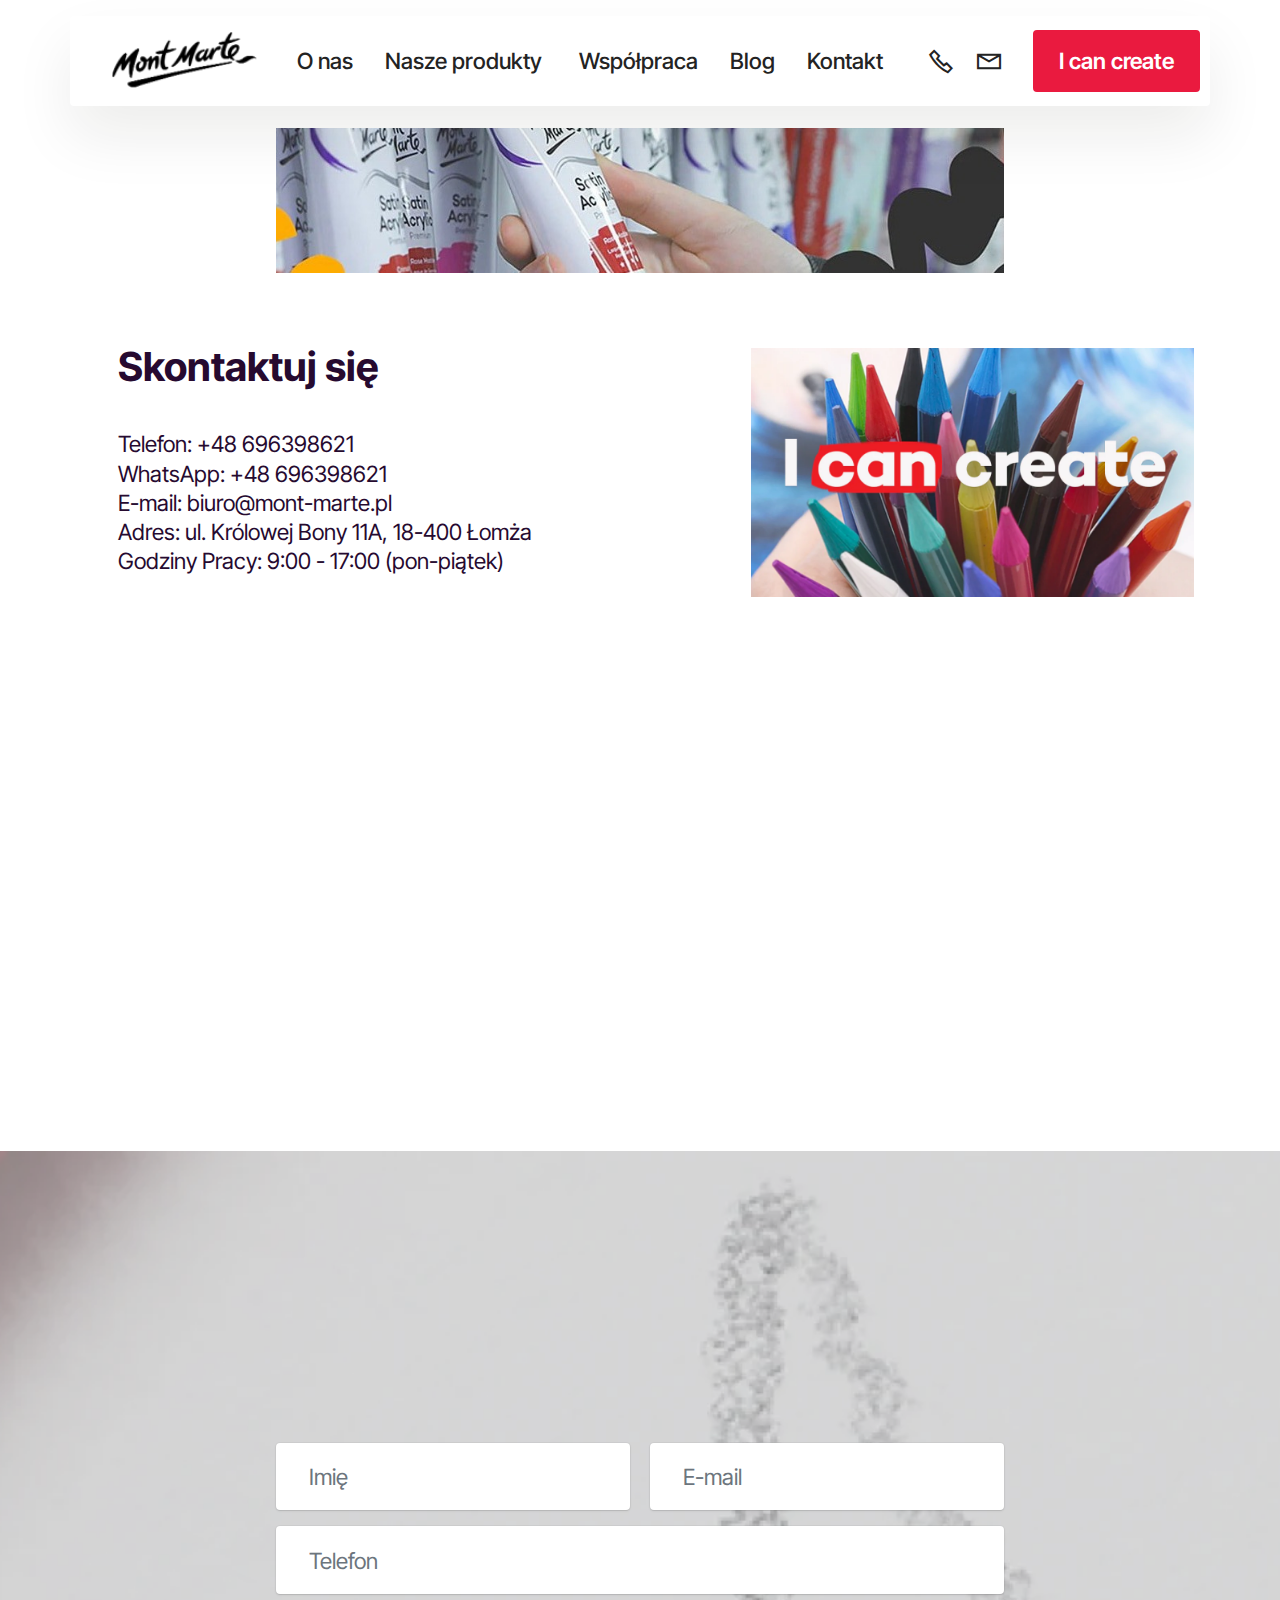
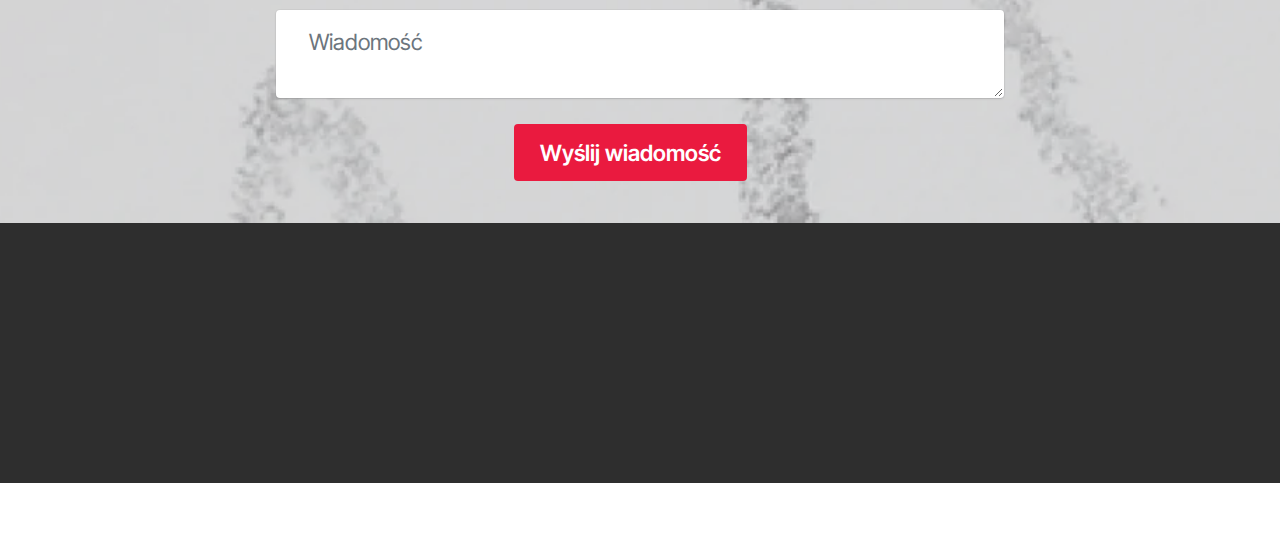
<file: kontakt.html>
<!DOCTYPE html>
<html  >
<head>
  <!-- Site made with Mobirise Website Builder v5.9.6, https://mobirise.com -->
  <meta charset="UTF-8">
  <meta http-equiv="X-UA-Compatible" content="IE=edge">
  <meta name="generator" content="Mobirise v5.9.6, mobirise.com">
  <meta name="viewport" content="width=device-width, initial-scale=1, minimum-scale=1">
  <link rel="shortcut icon" href="assets/images/favicon-tbn-24x24-2.png" type="image/x-icon">
  <meta name="description" content="Kontakt: 696398621 Email: biuro@mont-marte.pl">
  
  
  <title>Kontakt</title>
  <link rel="stylesheet" href="assets/web/assets/mobirise-icons2/mobirise2.css">
  <link rel="stylesheet" href="assets/bootstrap/css/bootstrap.min.css">
  <link rel="stylesheet" href="assets/bootstrap/css/bootstrap-grid.min.css">
  <link rel="stylesheet" href="assets/bootstrap/css/bootstrap-reboot.min.css">
  <link rel="stylesheet" href="assets/animatecss/animate.css">
  <link rel="stylesheet" href="assets/dropdown/css/style.css">
  <link rel="stylesheet" href="assets/socicon/css/styles.css">
  <link rel="stylesheet" href="assets/theme/css/style.css">
  <link rel="preload" href="https://fonts.googleapis.com/css?family=Inter+Tight:100,200,300,400,500,600,700,800,900,100i,200i,300i,400i,500i,600i,700i,800i,900i&display=swap" as="style" onload="this.onload=null;this.rel='stylesheet'">
  <noscript><link rel="stylesheet" href="https://fonts.googleapis.com/css?family=Inter+Tight:100,200,300,400,500,600,700,800,900,100i,200i,300i,400i,500i,600i,700i,800i,900i&display=swap"></noscript>
  <link rel="preload" as="style" href="assets/mobirise/css/mbr-additional.css"><link rel="stylesheet" href="assets/mobirise/css/mbr-additional.css" type="text/css">

  
  
  
</head>
<body>
  
  <section data-bs-version="5.1" class="menu menu2 cid-tWzAhqJMGu" once="menu" id="menu02-3d">
	

	<nav class="navbar navbar-dropdown navbar-expand-lg">
		<div class="container">
			<div class="navbar-brand">
				<span class="navbar-logo">
					<a href="http://montmarte.pl">
						<img src="assets/images/222-134x53.png" alt="Mobirise Website Builder" style="height: 3.6rem;">
					</a>
				</span>
				
			</div>
			<button class="navbar-toggler" type="button" data-toggle="collapse" data-bs-toggle="collapse" data-target="#navbarSupportedContent" data-bs-target="#navbarSupportedContent" aria-controls="navbarNavAltMarkup" aria-expanded="false" aria-label="Toggle navigation">
				<div class="hamburger">
					<span></span>
					<span></span>
					<span></span>
					<span></span>
				</div>
			</button>
			<div class="collapse navbar-collapse" id="navbarSupportedContent">
				<ul class="navbar-nav nav-dropdown" data-app-modern-menu="true"><li class="nav-item">
						<a class="nav-link link text-black text-primary display-4" href="o-nas.html">O nas</a>
					</li>
					<li class="nav-item">
						<a class="nav-link link text-black text-primary display-4" href="nasze-produkty.html" aria-expanded="false">Nasze produkty&nbsp;<br></a>
					</li><li class="nav-item"><a class="nav-link link text-black text-primary display-4" href="wspolpraca.html">Współpraca</a></li><li class="nav-item"><a class="nav-link link text-black text-primary display-4" href="page4.html">Blog</a></li>
					<li class="nav-item">
						<a class="nav-link link text-black text-primary display-4" href="page5.html">Kontakt</a>
					</li></ul>
				<div class="icons-menu">
					<a class="iconfont-wrapper" href="tel:+48 696398621">
						<span class="p-2 mbr-iconfont mobi-mbri-phone mobi-mbri"></span>
					</a>
					<a class="iconfont-wrapper" href="mailto:biuro@montmarte.pl">
						<span class="p-2 mbr-iconfont mobi-mbri-letter mobi-mbri"></span>
					</a>
					
					
				</div>
				<div class="navbar-buttons mbr-section-btn"><a class="btn btn-primary display-4" href="nasze-produkty.html">I can create</a></div>
			</div>
		</div>
	</nav>
</section>

<section data-bs-version="5.1" class="image1 cid-tWzAhwffAQ" id="image01-3i">
  

  
  

  <div class="container">
    <div class="row justify-content-center">
      <div class="col-12 col-lg-8">
        <div class="image-wrapper mb-4">
          <img class="w-100" src="assets/images/art-centre-1-1128x224.jpeg" alt="Mobirise Website Builder">
        </div>
        
        
      </div>
    </div>
  </div>
</section>

<section data-bs-version="5.1" class="article2 cid-tWzBx1eaKG" id="article02-3n">
	

	
	

	<div class="container">
		<div class="row justify-content-center">
			<div class="col-12 col-md-12 col-lg-5 image-wrapper">
				<img class="w-100" src="assets/images/image-2-cfbe31e4-b2c5-477c-a0df-7f57f742e44a-2160x.webp" alt="kontakt">
			</div>
			<div class="col-12 col-md-12 col-lg">
				<div class="text-wrapper align-left">
					<h1 class="mbr-section-title mbr-fonts-style mb-4 display-5">
						<strong>Skontaktuj się</strong></h1>
					<p class="mbr-text align-left mbr-fonts-style mb-4 display-7">Telefon: +48 696398621<br>WhatsApp: +48 696398621
<br>E-mail: biuro@mont-marte.pl<br>Adres: ul. Królowej Bony 11A, 18-400 Łomża<br>Godziny Pracy: 9:00 - 17:00 (pon-piątek)</p>
					
				</div>
			</div>
		</div>
	</div>
</section>

<section data-bs-version="5.1" class="map1 cid-tWzBmCmJOP" id="map01-3m">
	
	
	
	<div class="container">
		<div class="row justify-content-center">
			<div class="col-12 content-head">
				
			</div>
		</div>
		<div class="google-map"><iframe frameborder="0" style="border:0" src="https://www.google.com/maps/embed?pb=!1m18!1m12!1m3!1d2391.5722765284927!2d22.094692693928454!3d53.171713416203026!2m3!1f0!2f0!3f0!3m2!1i1024!2i768!4f13.1!3m3!1m2!1s0x471e339e2d4bd75b%3A0x5e016713bfffde40!2zS3LDs2xvd2VqIEJvbnkgMTMsIDE4LTQwMCDFgW9txbxh!5e0!3m2!1spl!2spl!4v1700869386538!5m2!1spl!2spl" allowfullscreen=""></iframe></div>
	</div>
</section>

<section data-bs-version="5.1" class="form5 cid-tWzAhwUkYO" id="form02-3j">
    
    <div class="mbr-overlay"></div>
    <div class="container">
        <div class="mbr-section-head mb-5">
            
            <h4 class="mbr-section-subtitle mbr-fonts-style align-center mb-0 mt-4 display-5"><strong>Zainteresowały Cię nasze produkty i potrzebujesz więcej informacji?<br>Zapraszamy do kontaktu.</strong></h4>
        </div>
        <div class="row justify-content-center mt-4">
            <div class="col-lg-8 mx-auto mbr-form" data-form-type="formoid">
                <form action="https://mobirise.eu/" method="POST" class="mbr-form form-with-styler" data-form-title="Form Name"><input type="hidden" name="email" data-form-email="true" value="icJ6NVDlgrylwuCRdosN3qsbYc9paQoxkv0BVlOYrEq1JJ7LPaXavH4VDvVag3KBCMAKy5XSFzP3Jq829zZ9/inVt+bYn9jvsLzHnICRGYHw5Y+PllKQNb9FtIoGlMbN">
                    <div class="row">
                        <div hidden="hidden" data-form-alert="" class="alert alert-success col-12">Dziękujemy za wypełnienie formularza!</div>
                        <div hidden="hidden" data-form-alert-danger="" class="alert alert-danger col-12">
                            Oops...! some problem!
                        </div>
                    </div>
                    <div class="dragArea row">
                        <div class="col-md col-sm-12 form-group mb-3" data-for="name">
                            <input type="text" name="name" placeholder="Imię" data-form-field="name" class="form-control" value="" id="name-form02-3j">
                        </div>
                        <div class="col-md col-sm-12 form-group mb-3" data-for="email">
                            <input type="email" name="email" placeholder="E-mail" data-form-field="email" class="form-control" value="" id="email-form02-3j">
                        </div>
                        <div class="col-12 form-group mb-3" data-for="phone">
                            <input type="tel" name="phone" placeholder="Telefon" data-form-field="phone" class="form-control" value="" id="phone-form02-3j">
                        </div>
                        <div class="col-12 form-group mb-3" data-for="textarea">
                            <textarea name="textarea" placeholder="Wiadomość" data-form-field="textarea" class="form-control" id="textarea-form02-3j"></textarea>
                        </div>
                        <div class="col-lg-12 col-md-12 col-sm-12 align-center mbr-section-btn"><button type="submit" class="btn btn-primary display-7">Wyślij wiadomość</button></div>
                    </div>
                </form>
            </div>
        </div>
    </div>
</section>

<section data-bs-version="5.1" class="footer1 programm5 cid-tWzAhxBUlU" once="footers" id="footer03-3k">

        

    

    <div class="container">
        <div class="row">

            <div class="row-links mb-4">
                <ul class="header-menu">
                  
                  
                  
                  
                <li class="header-menu-item mbr-fonts-style display-5"><a href="o-nas.html" class="text-danger text-primary">O nas</a></li><li class="header-menu-item mbr-fonts-style display-5"><a href="nasze-produkty.html" class="text-danger text-primary">Nasze produkty</a></li><li class="header-menu-item mbr-fonts-style display-5"><a href="wspolpraca.html" class="text-danger text-primary">Współpraca</a></li><li class="header-menu-item mbr-fonts-style display-5"><a href="page5.html" class="text-danger text-primary">Kontakt</a></li></ul>
              </div>

            <div class="col-12">
                <div class="social-row">
                    <div class="soc-item">
                        <a href="http://facebook.com/MontMarteArt" target="_blank">
                            <span class="mbr-iconfont display-7 socicon-facebook socicon"></span>
                        </a>
                    </div>
                    <div class="soc-item">
                        <a href="http://pinterest.com.au/montmarteart" target="_blank">
                            <span class="mbr-iconfont socicon-pinterest socicon"></span>
                        </a>
                    </div>
                    <div class="soc-item">
                        <a href="http://instagram.com/montmarteart" target="_blank">
                            <span class="mbr-iconfont socicon-instagram socicon"></span>
                        </a>
                    </div>
                    <div class="soc-item">
                        <a href="http://tiktok.com/@montmarteart" target="_blank">
                            <span class="mbr-iconfont socicon-tiktok socicon"></span>
                        </a>
                    </div>
                    <div class="soc-item">
                        <a href="https://www.youtube.com/@MontMarteArt" target="_blank">
                            <span class="mbr-iconfont socicon-youtube socicon"></span>
                        </a>
                    </div>
                </div>
            </div>
            
        </div>
    </div>
</section><section class="display-7" style="padding: 0;align-items: center;justify-content: center;flex-wrap: wrap;    align-content: center;display: flex;position: relative;height: 4rem;"><a href="https://mobiri.se/3115905" style="flex: 1 1;height: 4rem;position: absolute;width: 100%;z-index: 1;"><img alt="" style="height: 4rem;" src="[data-uri]"></a><p style="margin: 0;text-align: center;" class="display-7">&#8204;</p><a style="z-index:1" href="https://mobirise.com/builder/ai-website-builder.html">AI Website Creator</a></section><script src="assets/bootstrap/js/bootstrap.bundle.min.js"></script>  <script src="assets/smoothscroll/smooth-scroll.js"></script>  <script src="assets/ytplayer/index.js"></script>  <script src="assets/dropdown/js/navbar-dropdown.js"></script>  <script src="assets/theme/js/script.js"></script>  <script src="assets/formoid/formoid.min.js"></script>  
  
  
 <div id="scrollToTop" class="scrollToTop mbr-arrow-up"><a style="text-align: center;"><i class="mbr-arrow-up-icon mbr-arrow-up-icon-cm cm-icon cm-icon-smallarrow-up"></i></a></div>
    <input name="animation" type="hidden">
  </body>
</html>
</file>
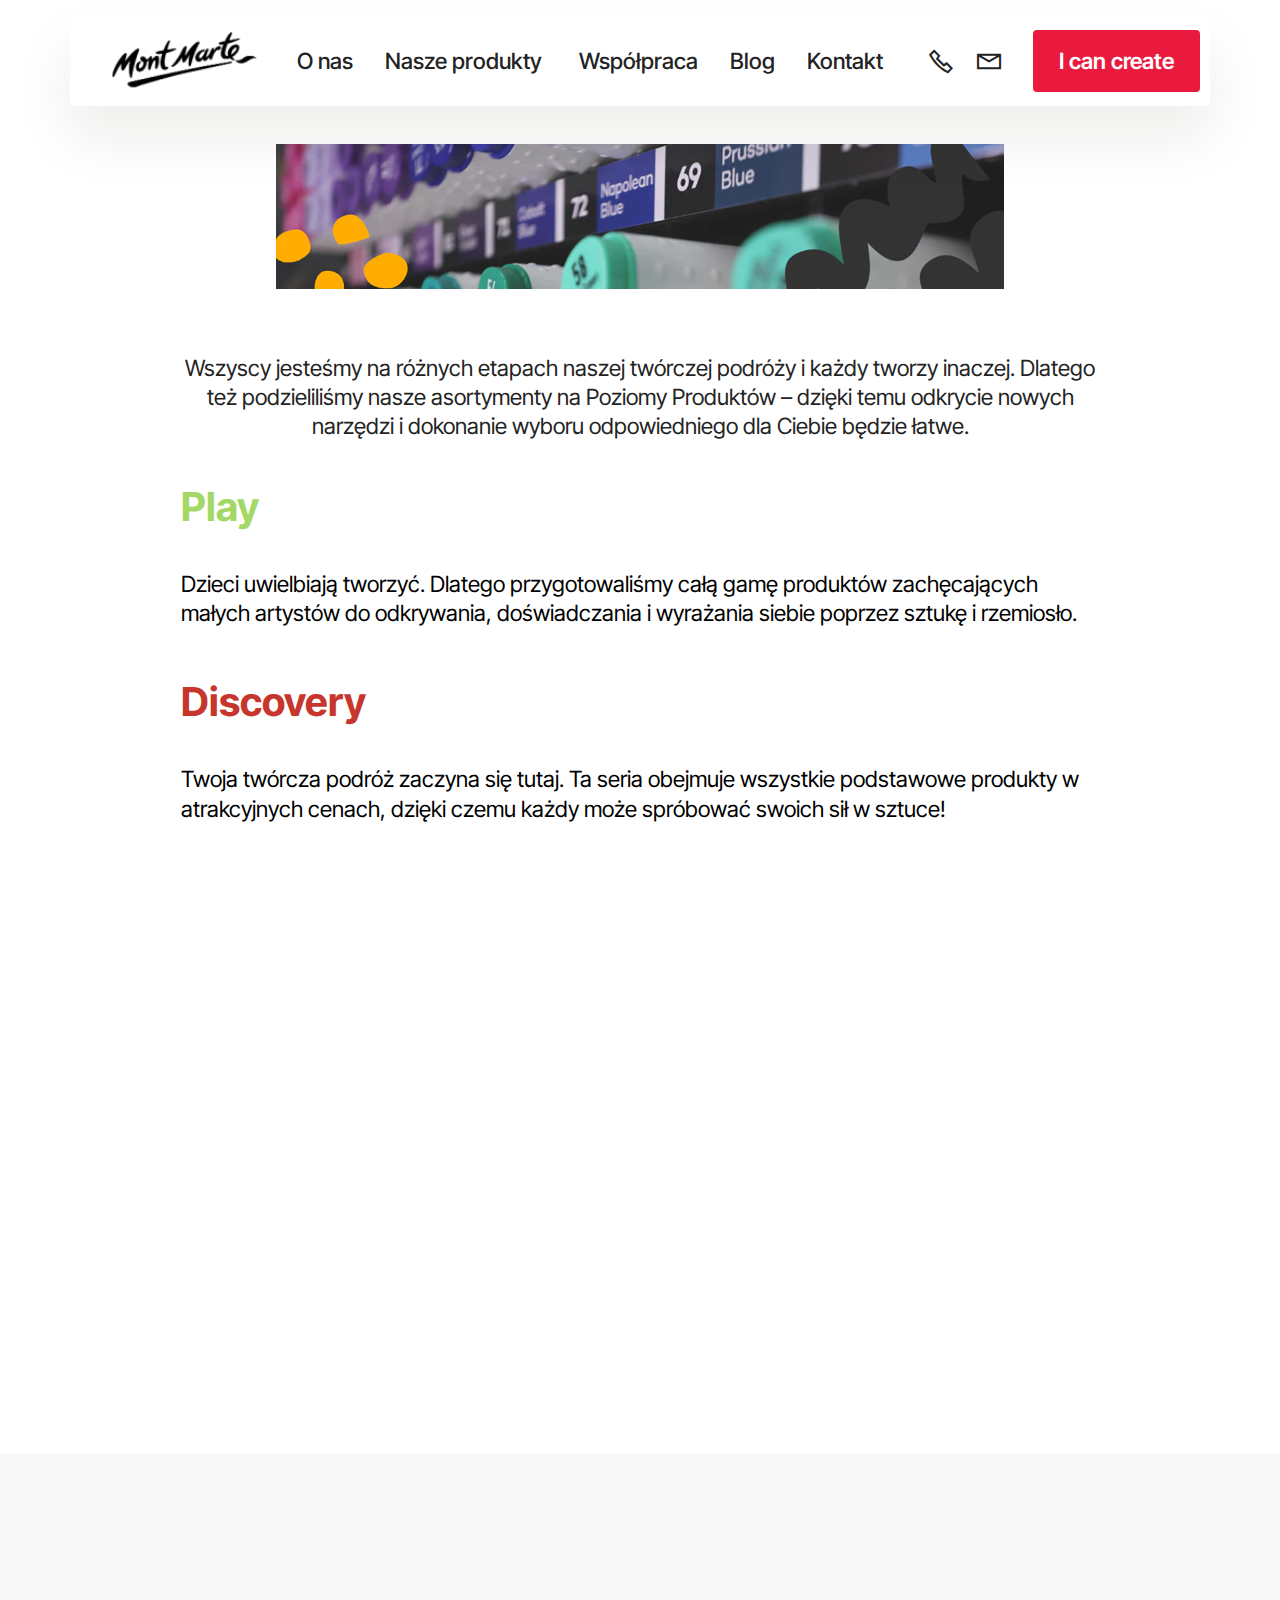
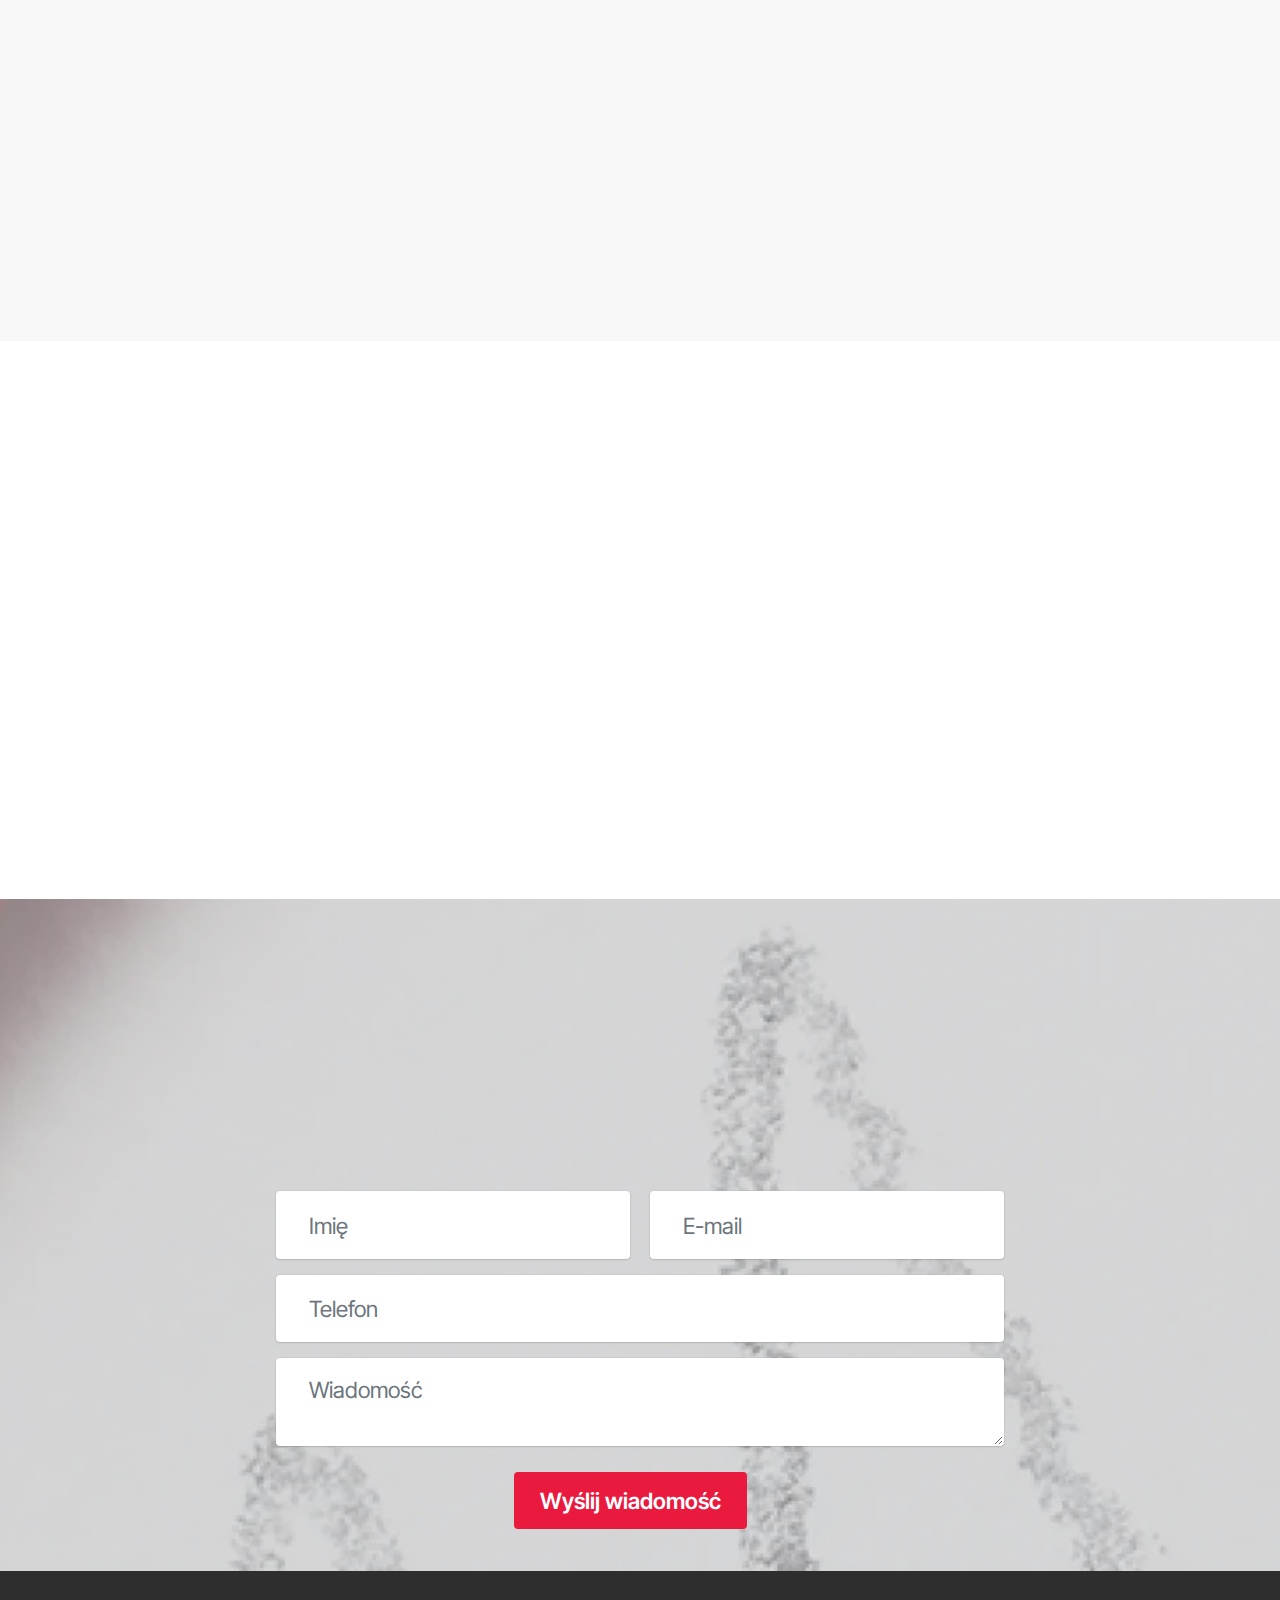
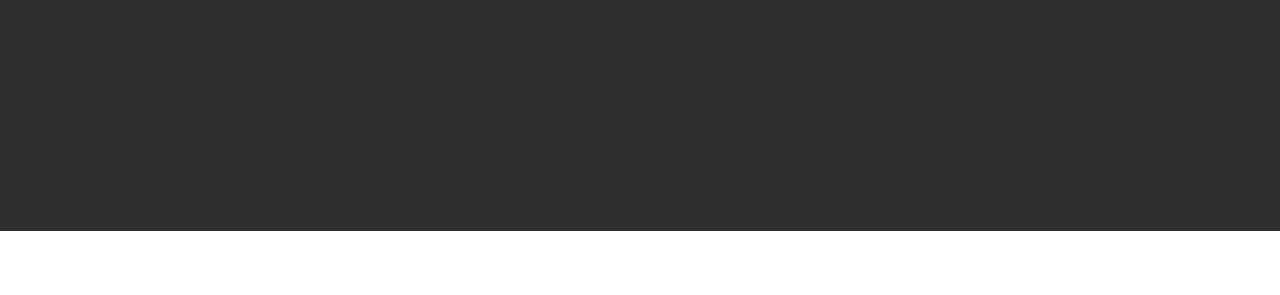
<file: nasze-produkty.html>
<!DOCTYPE html>
<html  >
<head>
  <!-- Site made with Mobirise Website Builder v5.9.6, https://mobirise.com -->
  <meta charset="UTF-8">
  <meta http-equiv="X-UA-Compatible" content="IE=edge">
  <meta name="generator" content="Mobirise v5.9.6, mobirise.com">
  <meta name="viewport" content="width=device-width, initial-scale=1, minimum-scale=1">
  <link rel="shortcut icon" href="assets/images/favicon-tbn-24x24-2.png" type="image/x-icon">
  <meta name="description" content="Twoja twórcza podróż zaczyna się tutaj. Ta seria obejmuje wszystkie podstawowe produkty w atrakcyjnych cenach, dzięki czemu każdy może spróbować swoich sił w sztuce!">
  
  
  <title>Nasze produkty</title>
  <link rel="stylesheet" href="assets/web/assets/mobirise-icons2/mobirise2.css">
  <link rel="stylesheet" href="assets/bootstrap/css/bootstrap.min.css">
  <link rel="stylesheet" href="assets/bootstrap/css/bootstrap-grid.min.css">
  <link rel="stylesheet" href="assets/bootstrap/css/bootstrap-reboot.min.css">
  <link rel="stylesheet" href="assets/animatecss/animate.css">
  <link rel="stylesheet" href="assets/dropdown/css/style.css">
  <link rel="stylesheet" href="assets/socicon/css/styles.css">
  <link rel="stylesheet" href="assets/theme/css/style.css">
  <link rel="preload" href="https://fonts.googleapis.com/css?family=Inter+Tight:100,200,300,400,500,600,700,800,900,100i,200i,300i,400i,500i,600i,700i,800i,900i&display=swap" as="style" onload="this.onload=null;this.rel='stylesheet'">
  <noscript><link rel="stylesheet" href="https://fonts.googleapis.com/css?family=Inter+Tight:100,200,300,400,500,600,700,800,900,100i,200i,300i,400i,500i,600i,700i,800i,900i&display=swap"></noscript>
  <link rel="preload" as="style" href="assets/mobirise/css/mbr-additional.css"><link rel="stylesheet" href="assets/mobirise/css/mbr-additional.css" type="text/css">

  
  
  
</head>
<body>
  
  <section data-bs-version="5.1" class="menu menu2 cid-tWwF22unMe" once="menu" id="menu02-23">
	

	<nav class="navbar navbar-dropdown navbar-expand-lg">
		<div class="container">
			<div class="navbar-brand">
				<span class="navbar-logo">
					<a href="http://montmarte.pl">
						<img src="assets/images/222-134x53.png" alt="Mobirise Website Builder" style="height: 3.6rem;">
					</a>
				</span>
				
			</div>
			<button class="navbar-toggler" type="button" data-toggle="collapse" data-bs-toggle="collapse" data-target="#navbarSupportedContent" data-bs-target="#navbarSupportedContent" aria-controls="navbarNavAltMarkup" aria-expanded="false" aria-label="Toggle navigation">
				<div class="hamburger">
					<span></span>
					<span></span>
					<span></span>
					<span></span>
				</div>
			</button>
			<div class="collapse navbar-collapse" id="navbarSupportedContent">
				<ul class="navbar-nav nav-dropdown" data-app-modern-menu="true"><li class="nav-item">
						<a class="nav-link link text-black text-primary display-4" href="o-nas.html">O nas</a>
					</li>
					<li class="nav-item">
						<a class="nav-link link text-black text-primary display-4" href="nasze-produkty.html" aria-expanded="false">Nasze produkty&nbsp;<br></a>
					</li><li class="nav-item"><a class="nav-link link text-black text-primary display-4" href="wspolpraca.html">Współpraca</a></li><li class="nav-item"><a class="nav-link link text-black text-primary display-4" href="page4.html">Blog</a></li>
					<li class="nav-item">
						<a class="nav-link link text-black text-primary display-4" href="page5.html">Kontakt</a>
					</li></ul>
				<div class="icons-menu">
					<a class="iconfont-wrapper" href="tel:+48 696398621">
						<span class="p-2 mbr-iconfont mobi-mbri-phone mobi-mbri"></span>
					</a>
					<a class="iconfont-wrapper" href="mailto:biuro@montmarte.pl">
						<span class="p-2 mbr-iconfont mobi-mbri-letter mobi-mbri"></span>
					</a>
					
					
				</div>
				<div class="navbar-buttons mbr-section-btn"><a class="btn btn-primary display-4" href="nasze-produkty.html">I can create</a></div>
			</div>
		</div>
	</nav>
</section>

<section data-bs-version="5.1" class="image1 cid-tWwF23IrkS" id="image01-24">
  

  
  

  <div class="container">
    <div class="row justify-content-center">
      <div class="col-12 col-lg-8">
        <div class="image-wrapper mb-4">
          <img class="w-100" src="assets/images/our-products.webp" alt="Nasze produkty">
        </div>
        
        
      </div>
    </div>
  </div>
</section>

<section data-bs-version="5.1" class="article11 cid-tWwGCPlnkl" id="article11-2g">
    

    
    
    <div class="container">
        <div class="row justify-content-center">
            <div class="title col-md-12 col-lg-10">
                
                <h4 class="mbr-section-subtitle align-center mbr-fonts-style mt-4 display-7">Wszyscy jesteśmy na różnych etapach naszej twórczej podróży i każdy tworzy inaczej. Dlatego też podzieliliśmy nasze asortymenty na Poziomy Produktów – dzięki temu odkrycie nowych narzędzi i dokonanie wyboru odpowiedniego dla Ciebie będzie łatwe.
<div>
</div><div><br></div></h4>
                
            </div>
        </div>
    </div>
</section>

<section data-bs-version="5.1" class="article12 cid-tWwGgrJYzu" id="article12-2a">    
    
    <div class="container">
        <div class="row justify-content-center">
            <div class="col-md-12 col-lg-10">
                <h3 class="mbr-section-title mbr-fonts-style mb-4 mt-0 display-5">
                <strong>Play</strong>
                </h3>
                
                <p class="mbr-text mbr-fonts-style display-7">Dzieci uwielbiają tworzyć. Dlatego przygotowaliśmy całą gamę produktów zachęcających małych artystów do odkrywania, doświadczania i wyrażania siebie poprzez sztukę i rzemiosło.
<br>
<br></p>
            </div>
        </div>
    </div>
</section>

<section data-bs-version="5.1" class="article12 cid-tWwGybiVzA" id="article12-2c">    
    
    <div class="container">
        <div class="row justify-content-center">
            <div class="col-md-12 col-lg-10">
                <h3 class="mbr-section-title mbr-fonts-style mb-4 mt-0 display-5">
                <strong>Discovery</strong>
                </h3>
                
                <p class="mbr-text mbr-fonts-style display-7">Twoja twórcza podróż zaczyna się tutaj. Ta seria obejmuje wszystkie podstawowe produkty w atrakcyjnych cenach, dzięki czemu każdy może spróbować swoich sił w sztuce!
<br>
<br></p>
            </div>
        </div>
    </div>
</section>

<section data-bs-version="5.1" class="article12 cid-tWwGyGZnQW" id="article12-2d">    
    
    <div class="container">
        <div class="row justify-content-center">
            <div class="col-md-12 col-lg-10">
                <h3 class="mbr-section-title mbr-fonts-style mb-4 mt-0 display-5">
                <strong>Signature</strong>
                </h3>
                
                <p class="mbr-text mbr-fonts-style display-7">Znajdź to, czego potrzebujesz, bez rozpryskiwania się. Nasza oferta Signature jest pełna materiałów artystycznych o doskonałej wartości, na których możesz polegać.
<br>
<br></p>
            </div>
        </div>
    </div>
</section>

<section data-bs-version="5.1" class="article12 cid-tWwGzg9luI" id="article12-2e">    
    
    <div class="container">
        <div class="row justify-content-center">
            <div class="col-md-12 col-lg-10">
                <h3 class="mbr-section-title mbr-fonts-style mb-4 mt-0 display-5">
                <strong>Premium</strong>
                </h3>
                
                <p class="mbr-text mbr-fonts-style display-7">Jesteś artystą, projektantem, ilustratorem lub studentem kierunków artystycznych? W naszej ofercie Premium znajdziesz wysokiej jakości produkty artystyczne do każdego rodzaju projektu.
<br>
<br></p>
            </div>
        </div>
    </div>
</section>

<section data-bs-version="5.1" class="article12 cid-tWwGzSqcYI" id="article12-2f">    
    
    <div class="container">
        <div class="row justify-content-center">
            <div class="col-md-12 col-lg-10">
                <h3 class="mbr-section-title mbr-fonts-style mb-4 mt-0 display-5">
                <strong>Artiste</strong>
                </h3>
                
                <p class="mbr-text mbr-fonts-style display-7">Przenieś swoje dzieła na wyższy poziom. W naszej ofercie Artiste znajdziesz artykuły artystyczne wykonane z najwyższej jakości materiałów.
<br>
<br></p>
            </div>
        </div>
    </div>
</section>

<section data-bs-version="5.1" class="article4 cid-tWwINNUppZ" id="article04-2h">
	

	
	

	<div class="container">
		<div class="row justify-content-center">
			<div class="col-12 col-md-12 col-lg-7 image-wrapper">
				<img class="w-100" src="assets/images/zrzut-ekranu-2023-11-24-124650-816x377.png" alt="Mobirise Website Builder">
			</div>
			<div class="col-12 col-md-12 col-lg">
				<div class="text-wrapper align-left">
					<h1 class="mbr-section-title mbr-fonts-style mb-4 display-5">
						<strong>Chcesz zapoznać się z całą gamą naszych produktów?</strong></h1>
					<p class="mbr-text mbr-fonts-style mb-4 display-7">
						Zajrzyj na naszą globalną stronę Mont Marte&nbsp;</p>
					<div class="mbr-section-btn mt-3"><a class="btn btn-lg btn-primary display-7" href="https://montmarte.com" target="_blank">Zapraszamy!</a></div>
				</div>
			</div>
		</div>
	</div>
</section>

<section data-bs-version="5.1" class="social02 cid-tWwF24VG7z" id="social02-26">
	

	
	
	<div class="container">
		<div class="row justify-content-center">
			<div class="col-12 content-head">
				<div class="mb-5">
					<h5 class="mbr-section-title mbr-fonts-style align-center mb-0 display-5"><strong>Zapraszamy do rodziny Mont Marte!</strong></h5>
					
				</div>
			</div>
		</div>
		<div class="row">
			<div class="item features-without-image col-12 col-md-6 col-lg-4">
				<div class="item-wrapper">
					<a href="http://instagram.com/montmarteart" target="_blank"><span class="mbr-iconfont m-auto socicon-instagram socicon" style="color: rgb(0, 0, 0); fill: rgb(0, 0, 0);"></span></a>
					<div class="card-box">
						<h4 class="card-title mbr-fonts-style mb-1 display-7">
							<strong><a href="http://instagram.com/montmarteart" class="text-primary" target="_blank">Instagram</a></strong>
						</h4>
						
					</div>
				</div>
			</div>
			<div class="item features-without-image col-12 col-md-6 col-lg-4">
				<div class="item-wrapper">
					<a href="http://montmarte.com"><span class="mbr-iconfont m-auto mobi-mbri-globe-2 mobi-mbri"></span></a>
					<div class="card-box">
						<h4 class="card-title mbr-fonts-style mb-1 display-7">
							<strong><a href="http://montmarte.com" class="text-primary" target="_blank">Strona Globalna</a></strong></h4>
						
					</div>
				</div>
			</div>
			<div class="item features-without-image col-12 col-md-6 col-lg-4">
				<div class="item-wrapper">
					<a href="http://pinterest.com.au/montmarteart" target="_blank"><span class="mbr-iconfont m-auto socicon-pinterest socicon"></span></a>
					<div class="card-box">
						<h4 class="card-title mbr-fonts-style mb-1 display-7">
							<strong><a href="http://pinterest.com.au/montmarteart" class="text-primary">Pinterest</a></strong>
						</h4>
						
					</div>
				</div>
			</div>
			<div class="item features-without-image col-12 col-md-6 col-lg-4">
				<div class="item-wrapper">
					<a href="https://www.youtube.com/channel/UC024o28hUfRzMyl7xnHRoog" target="_blank"><span class="mbr-iconfont m-auto socicon-youtube socicon" style="color: rgb(0, 0, 0); fill: rgb(0, 0, 0);"></span></a>
					<div class="card-box">
						<h4 class="card-title mbr-fonts-style mb-1 display-7">
							<strong><a href="https://www.youtube.com/channel/UC024o28hUfRzMyl7xnHRoog" class="text-primary">YouTube</a></strong>
						</h4>
						
					</div>
				</div>
			</div>
			<div class="item features-without-image col-12 col-md-6 col-lg-4">
				<div class="item-wrapper">
					<a href="http://tiktok.com/@montmarteart" target="_blank"><span class="mbr-iconfont m-auto socicon-tiktok socicon"></span></a>
					<div class="card-box">
						<h4 class="card-title mbr-fonts-style mb-1 display-7">
							<strong><a href="http://tiktok.com/@montmarteart" class="text-primary" target="_blank">TikTok</a></strong></h4>
						
					</div>
				</div>
			</div>
			<div class="item features-without-image col-12 col-md-6 col-lg-4">
				<div class="item-wrapper">
					<a href="http://facebook.com/MontMarteArt" target="_blank"><span class="mbr-iconfont m-auto socicon-facebook socicon"></span></a>
					<div class="card-box">
						<h4 class="card-title mbr-fonts-style mb-1 display-7">
							<strong><a href="http://facebook.com/MontMarteArt" class="text-primary" target="_blank">Facebook</a></strong>
						</h4>
						
					</div>
				</div>
			</div>
		</div>
	</div>
</section>

<section data-bs-version="5.1" class="image4 cid-tWwF268iFE" id="image04-27">
    

    <div class="image-block m-auto">
        <img src="assets/images/zrzut-ekranu-2023-11-23-162616-1293x213.png" alt="Mobirise">
        
    </div>
</section>

<section data-bs-version="5.1" class="form5 cid-tWwF26sAV3" id="form02-28">
    
    <div class="mbr-overlay"></div>
    <div class="container">
        <div class="mbr-section-head mb-5">
            
            <h4 class="mbr-section-subtitle mbr-fonts-style align-center mb-0 mt-4 display-5"><strong>Zainteresowały Cię nasze produkty i potrzebujesz więcej informacji?<br>Zapraszamy do kontaktu.</strong></h4>
        </div>
        <div class="row justify-content-center mt-4">
            <div class="col-lg-8 mx-auto mbr-form" data-form-type="formoid">
                <form action="https://mobirise.eu/" method="POST" class="mbr-form form-with-styler" data-form-title="Form Name"><input type="hidden" name="email" data-form-email="true" value="P5kGu5llwMz5rusLEjehzt62cuqhNln1M+ZECl0c40fg6i2WgJlF6sWZ4aPVEPn9hC7sFooLR/iqFwwG93hWU/1lHx0Cj+laOnhWt2n02DkQ6OkoWB+55CIOPqXpL4nP">
                    <div class="row">
                        <div hidden="hidden" data-form-alert="" class="alert alert-success col-12">Dziękujemy za wypełnienie formularza!</div>
                        <div hidden="hidden" data-form-alert-danger="" class="alert alert-danger col-12">
                            Oops...! some problem!
                        </div>
                    </div>
                    <div class="dragArea row">
                        <div class="col-md col-sm-12 form-group mb-3" data-for="name">
                            <input type="text" name="name" placeholder="Imię" data-form-field="name" class="form-control" value="" id="name-form02-28">
                        </div>
                        <div class="col-md col-sm-12 form-group mb-3" data-for="email">
                            <input type="email" name="email" placeholder="E-mail" data-form-field="email" class="form-control" value="" id="email-form02-28">
                        </div>
                        <div class="col-12 form-group mb-3" data-for="phone">
                            <input type="tel" name="phone" placeholder="Telefon" data-form-field="phone" class="form-control" value="" id="phone-form02-28">
                        </div>
                        <div class="col-12 form-group mb-3" data-for="textarea">
                            <textarea name="textarea" placeholder="Wiadomość" data-form-field="textarea" class="form-control" id="textarea-form02-28"></textarea>
                        </div>
                        <div class="col-lg-12 col-md-12 col-sm-12 align-center mbr-section-btn"><button type="submit" class="btn btn-primary display-7">Wyślij wiadomość</button></div>
                    </div>
                </form>
            </div>
        </div>
    </div>
</section>

<section data-bs-version="5.1" class="footer1 programm5 cid-tWwF26PVS7" once="footers" id="footer03-29">

        

    

    <div class="container">
        <div class="row">

            <div class="row-links mb-4">
                <ul class="header-menu">
                  
                  
                  
                  
                <li class="header-menu-item mbr-fonts-style display-5"><a href="o-nas.html" class="text-danger text-primary">O nas</a></li><li class="header-menu-item mbr-fonts-style display-5"><a href="nasze-produkty.html" class="text-danger text-primary">Nasze produkty</a></li><li class="header-menu-item mbr-fonts-style display-5"><a href="wspolpraca.html" class="text-danger text-primary">Współpraca</a></li><li class="header-menu-item mbr-fonts-style display-5"><a href="page5.html" class="text-danger text-primary">Kontakt</a></li></ul>
              </div>

            <div class="col-12">
                <div class="social-row">
                    <div class="soc-item">
                        <a href="http://facebook.com/MontMarteArt" target="_blank">
                            <span class="mbr-iconfont display-7 socicon-facebook socicon"></span>
                        </a>
                    </div>
                    <div class="soc-item">
                        <a href="http://pinterest.com.au/montmarteart" target="_blank">
                            <span class="mbr-iconfont socicon-pinterest socicon"></span>
                        </a>
                    </div>
                    <div class="soc-item">
                        <a href="http://instagram.com/montmarteart" target="_blank">
                            <span class="mbr-iconfont socicon-instagram socicon"></span>
                        </a>
                    </div>
                    <div class="soc-item">
                        <a href="http://tiktok.com/@montmarteart" target="_blank">
                            <span class="mbr-iconfont socicon-tiktok socicon"></span>
                        </a>
                    </div>
                    <div class="soc-item">
                        <a href="https://www.youtube.com/@MontMarteArt" target="_blank">
                            <span class="mbr-iconfont socicon-youtube socicon"></span>
                        </a>
                    </div>
                </div>
            </div>
            
        </div>
    </div>
</section><section class="display-7" style="padding: 0;align-items: center;justify-content: center;flex-wrap: wrap;    align-content: center;display: flex;position: relative;height: 4rem;"><a href="https://mobiri.se/3115905" style="flex: 1 1;height: 4rem;position: absolute;width: 100%;z-index: 1;"><img alt="" style="height: 4rem;" src="[data-uri]"></a><p style="margin: 0;text-align: center;" class="display-7">&#8204;</p><a style="z-index:1" href="https://mobirise.com/html-editor.html">WYSIWYG HTML Editor</a></section><script src="assets/bootstrap/js/bootstrap.bundle.min.js"></script>  <script src="assets/smoothscroll/smooth-scroll.js"></script>  <script src="assets/ytplayer/index.js"></script>  <script src="assets/dropdown/js/navbar-dropdown.js"></script>  <script src="assets/theme/js/script.js"></script>  <script src="assets/formoid/formoid.min.js"></script>  
  
  
 <div id="scrollToTop" class="scrollToTop mbr-arrow-up"><a style="text-align: center;"><i class="mbr-arrow-up-icon mbr-arrow-up-icon-cm cm-icon cm-icon-smallarrow-up"></i></a></div>
    <input name="animation" type="hidden">
  </body>
</html>
</file>
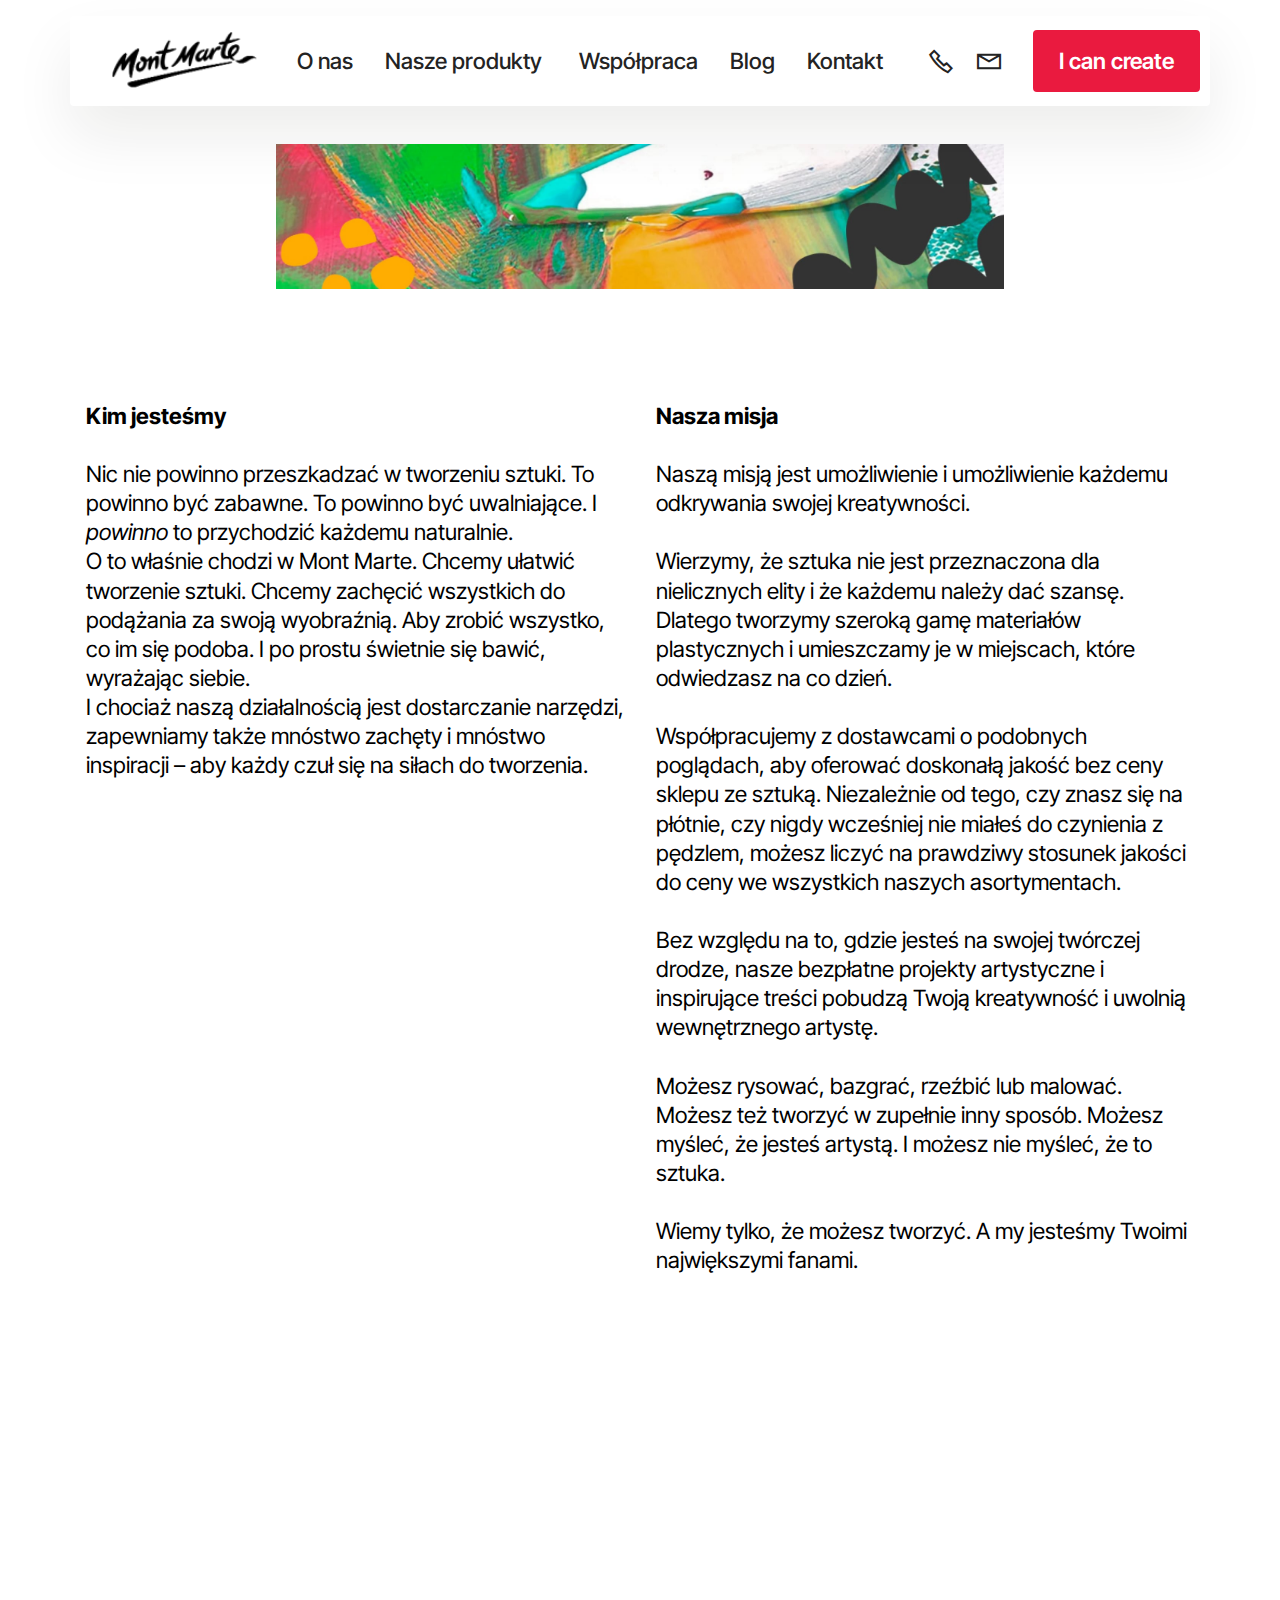
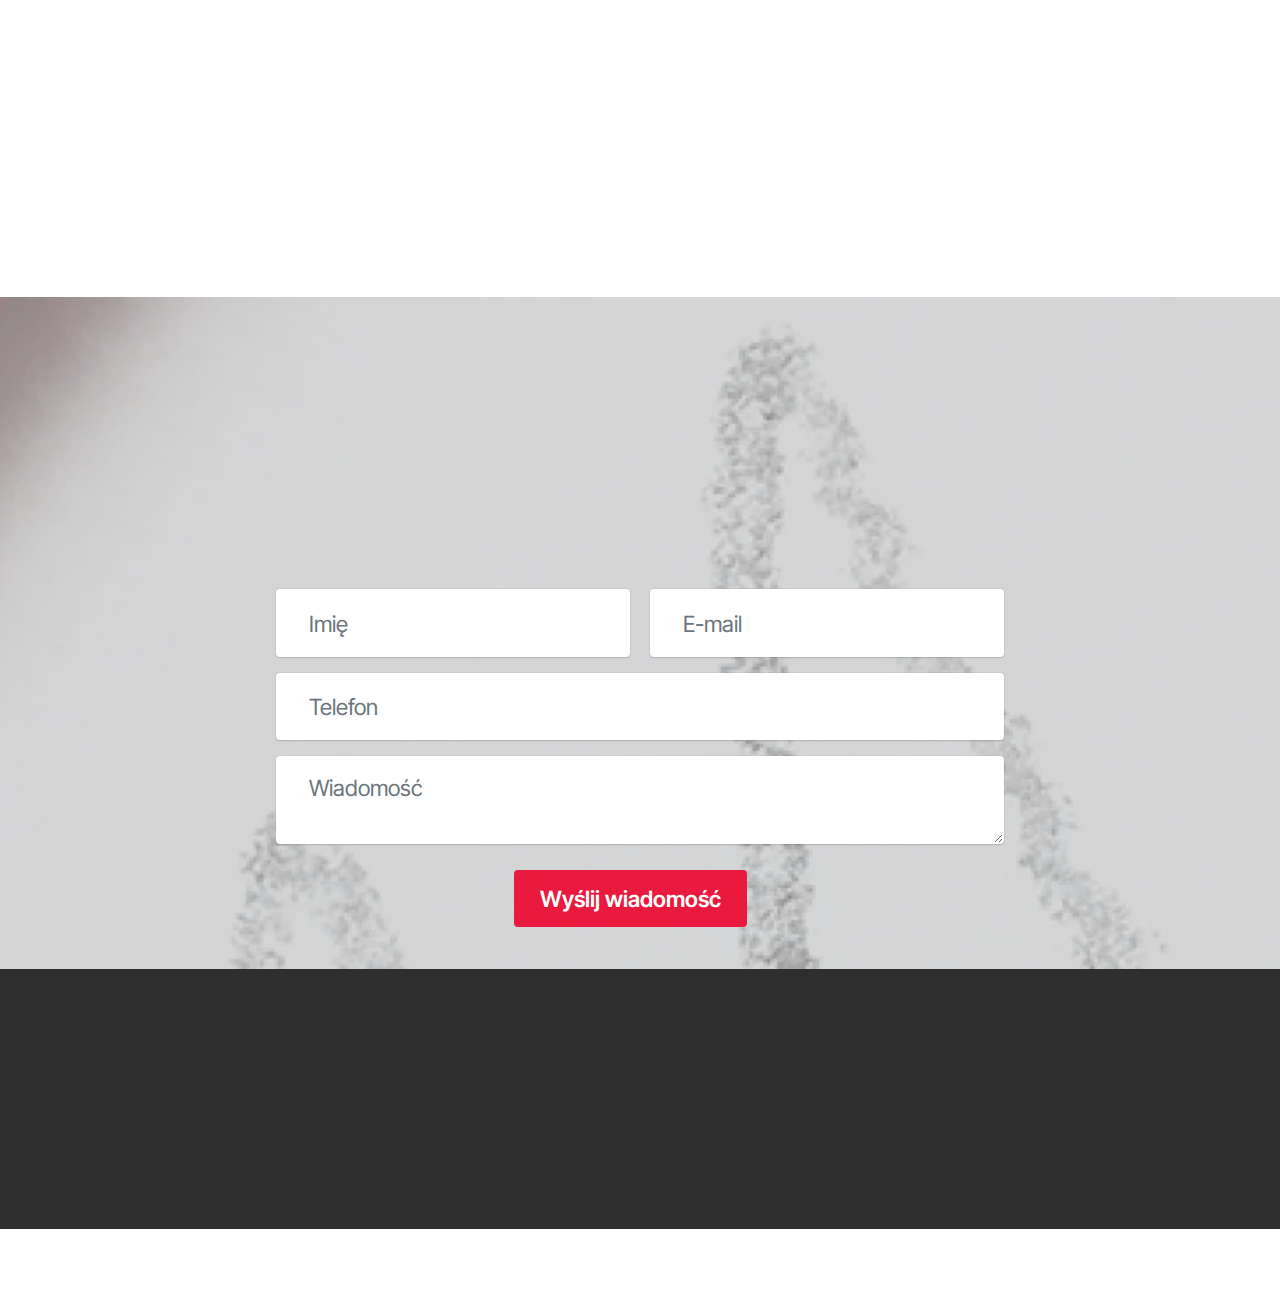
<file: o-nas.html>
<!DOCTYPE html>
<html  >
<head>
  <!-- Site made with Mobirise Website Builder v5.9.6, https://mobirise.com -->
  <meta charset="UTF-8">
  <meta http-equiv="X-UA-Compatible" content="IE=edge">
  <meta name="generator" content="Mobirise v5.9.6, mobirise.com">
  <meta name="viewport" content="width=device-width, initial-scale=1, minimum-scale=1">
  <link rel="shortcut icon" href="assets/images/favicon-tbn-24x24-2.png" type="image/x-icon">
  <meta name="description" content="Bez względu na to, gdzie jesteś na swojej twórczej drodze, nasze bezpłatne projekty artystyczne i inspirujące treści pobudzą Twoją kreatywność i uwolnią wewnętrznego artystę.">
  
  
  <title>O nas</title>
  <link rel="stylesheet" href="assets/web/assets/mobirise-icons2/mobirise2.css">
  <link rel="stylesheet" href="assets/bootstrap/css/bootstrap.min.css">
  <link rel="stylesheet" href="assets/bootstrap/css/bootstrap-grid.min.css">
  <link rel="stylesheet" href="assets/bootstrap/css/bootstrap-reboot.min.css">
  <link rel="stylesheet" href="assets/animatecss/animate.css">
  <link rel="stylesheet" href="assets/dropdown/css/style.css">
  <link rel="stylesheet" href="assets/socicon/css/styles.css">
  <link rel="stylesheet" href="assets/theme/css/style.css">
  <link rel="preload" href="https://fonts.googleapis.com/css?family=Inter+Tight:100,200,300,400,500,600,700,800,900,100i,200i,300i,400i,500i,600i,700i,800i,900i&display=swap" as="style" onload="this.onload=null;this.rel='stylesheet'">
  <noscript><link rel="stylesheet" href="https://fonts.googleapis.com/css?family=Inter+Tight:100,200,300,400,500,600,700,800,900,100i,200i,300i,400i,500i,600i,700i,800i,900i&display=swap"></noscript>
  <link rel="preload" as="style" href="assets/mobirise/css/mbr-additional.css"><link rel="stylesheet" href="assets/mobirise/css/mbr-additional.css" type="text/css">

  
  
  
</head>
<body>
  
  <section data-bs-version="5.1" class="menu menu2 cid-tWwCve3KZJ" once="menu" id="menu02-1t">
	

	<nav class="navbar navbar-dropdown navbar-expand-lg">
		<div class="container">
			<div class="navbar-brand">
				<span class="navbar-logo">
					<a href="http://montmarte.pl">
						<img src="assets/images/222-134x53.png" alt="Mobirise Website Builder" style="height: 3.6rem;">
					</a>
				</span>
				
			</div>
			<button class="navbar-toggler" type="button" data-toggle="collapse" data-bs-toggle="collapse" data-target="#navbarSupportedContent" data-bs-target="#navbarSupportedContent" aria-controls="navbarNavAltMarkup" aria-expanded="false" aria-label="Toggle navigation">
				<div class="hamburger">
					<span></span>
					<span></span>
					<span></span>
					<span></span>
				</div>
			</button>
			<div class="collapse navbar-collapse" id="navbarSupportedContent">
				<ul class="navbar-nav nav-dropdown" data-app-modern-menu="true"><li class="nav-item">
						<a class="nav-link link text-black text-primary display-4" href="o-nas.html">O nas</a>
					</li>
					<li class="nav-item">
						<a class="nav-link link text-black text-primary display-4" href="nasze-produkty.html" aria-expanded="false">Nasze produkty&nbsp;<br></a>
					</li><li class="nav-item"><a class="nav-link link text-black text-primary display-4" href="wspolpraca.html">Współpraca</a></li><li class="nav-item"><a class="nav-link link text-black text-primary display-4" href="page4.html">Blog</a></li>
					<li class="nav-item">
						<a class="nav-link link text-black text-primary display-4" href="page5.html">Kontakt</a>
					</li></ul>
				<div class="icons-menu">
					<a class="iconfont-wrapper" href="tel:+48 696398621">
						<span class="p-2 mbr-iconfont mobi-mbri-phone mobi-mbri"></span>
					</a>
					<a class="iconfont-wrapper" href="mailto:biuro@montmarte.pl">
						<span class="p-2 mbr-iconfont mobi-mbri-letter mobi-mbri"></span>
					</a>
					
					
				</div>
				<div class="navbar-buttons mbr-section-btn"><a class="btn btn-primary display-4" href="nasze-produkty.html">I can create</a></div>
			</div>
		</div>
	</nav>
</section>

<section data-bs-version="5.1" class="image1 cid-tWwDcuHaQy" id="image01-21">
  

  
  

  <div class="container">
    <div class="row justify-content-center">
      <div class="col-12 col-lg-8">
        <div class="image-wrapper mb-4">
          <img class="w-100" src="assets/images/image-3-2160x-1916x381.jpg" alt="O nas">
        </div>
        
        
      </div>
    </div>
  </div>
</section>

<section data-bs-version="5.1" class="article15 cid-tWwD9FpRsi" id="article15-20">
    
    <div class="container">
        <div class="row justify-content-center">
            <div class="col-12 col-md">
                
                <h6 class="mbr-section-subtitle mbr-fonts-style mt-0 mb-4 display-7"><strong>Kim jesteśmy<br></strong><br><strong>
</strong>
                <div>Nic nie powinno przeszkadzać w tworzeniu sztuki. To powinno być zabawne. To powinno być uwalniające. I <em>powinno </em>to przychodzić każdemu naturalnie.
</div><div>O to właśnie chodzi w Mont Marte. Chcemy ułatwić tworzenie sztuki. Chcemy zachęcić wszystkich do podążania za swoją wyobraźnią. Aby zrobić wszystko, co im się podoba. I po prostu świetnie się bawić, wyrażając siebie.
</div><div>I chociaż naszą działalnością jest dostarczanie narzędzi, zapewniamy także mnóstwo zachęty i mnóstwo inspiracji – aby każdy czuł się na siłach do tworzenia.</div><div><strong>
</strong></div><div><strong>
</strong></div></h6>
            </div>
            <div class="col-md-12 col-lg-6">
                <p class="mbr-text mbr-fonts-style mt-0 mb-0 display-7"><strong>Nasza misja</strong><br><strong>
<br></strong>Naszą misją jest umożliwienie i umożliwienie każdemu odkrywania swojej kreatywności.
<br>
<br>Wierzymy, że sztuka nie jest przeznaczona dla nielicznych elity i że każdemu należy dać szansę. Dlatego tworzymy szeroką gamę materiałów plastycznych i umieszczamy je w miejscach, które odwiedzasz na co dzień.
<br>
<br>Współpracujemy z dostawcami o podobnych poglądach, aby oferować doskonałą jakość bez ceny sklepu ze sztuką. Niezależnie od tego, czy znasz się na płótnie, czy nigdy wcześniej nie miałeś do czynienia z pędzlem, możesz liczyć na prawdziwy stosunek jakości do ceny we wszystkich naszych asortymentach.
<br>
<br>Bez względu na to, gdzie jesteś na swojej twórczej drodze, nasze bezpłatne projekty artystyczne i inspirujące treści pobudzą Twoją kreatywność i uwolnią wewnętrznego artystę.
<br>
<br>Możesz rysować, bazgrać, rzeźbić lub malować. Możesz też tworzyć w zupełnie inny sposób. Możesz myśleć, że jesteś artystą. I możesz nie myśleć, że to sztuka.
<br>
<br>Wiemy tylko, że możesz tworzyć. A my jesteśmy Twoimi największymi fanami.</p>
            </div>
        </div>
    </div>
</section>

<section data-bs-version="5.1" class="social02 cid-tWOZHqbjSa" id="social02-4n">
	

	
	
	<div class="container">
		<div class="row justify-content-center">
			<div class="col-12 content-head">
				<div class="mb-5">
					<h5 class="mbr-section-title mbr-fonts-style align-center mb-0 display-5"><strong>Zapraszamy do rodziny Mont Marte!</strong></h5>
					
				</div>
			</div>
		</div>
		<div class="row">
			<div class="item features-without-image col-12 col-md-6 col-lg-4">
				<div class="item-wrapper">
					<a href="http://instagram.com/montmarteart"><span class="mbr-iconfont m-auto socicon-instagram socicon"></span></a>
					<div class="card-box">
						<h4 class="card-title mbr-fonts-style mb-1 display-7">
							<strong><a href="http://instagram.com/montmarteart" class="text-primary">Instagram</a></strong>
						</h4>
						
					</div>
				</div>
			</div>
			<div class="item features-without-image col-12 col-md-6 col-lg-4">
				<div class="item-wrapper">
					<a href="http://montmarte.com"><span class="mbr-iconfont m-auto mobi-mbri-globe-2 mobi-mbri"></span></a>
					<div class="card-box">
						<h4 class="card-title mbr-fonts-style mb-1 display-7"><strong><a href="http://montmarte.com" class="text-primary">Strona Globalna</a></strong></h4>
						
					</div>
				</div>
			</div>
			<div class="item features-without-image col-12 col-md-6 col-lg-4">
				<div class="item-wrapper">
					<a href="http://pinterest.com.au/montmarteart"><span class="mbr-iconfont m-auto socicon-pinterest socicon"></span></a>
					<div class="card-box">
						<h4 class="card-title mbr-fonts-style mb-1 display-7">
							<strong><a href="http://pinterest.com.au/montmarteart" class="text-primary">Pinterest</a></strong></h4>
						
					</div>
				</div>
			</div>
			<div class="item features-without-image col-12 col-md-6 col-lg-4">
				<div class="item-wrapper">
					<a href="https://www.youtube.com/@MontMarteArt"><span class="mbr-iconfont m-auto socicon-youtube socicon"></span></a>
					<div class="card-box">
						<h4 class="card-title mbr-fonts-style mb-1 display-7">
							<strong><a href="https://www.youtube.com/@MontMarteArt" class="text-primary">YouTube</a></strong>
						</h4>
						
					</div>
				</div>
			</div>
			<div class="item features-without-image col-12 col-md-6 col-lg-4">
				<div class="item-wrapper">
					<a href="http://tiktok.com/@montmarteart"><span class="mbr-iconfont m-auto socicon-tiktok socicon"></span></a>
					<div class="card-box">
						<h4 class="card-title mbr-fonts-style mb-1 display-7">
							<strong><a href="http://tiktok.com/@montmarteart" class="text-primary">TikTol</a></strong>
						</h4>
						
					</div>
				</div>
			</div>
			<div class="item features-without-image col-12 col-md-6 col-lg-4">
				<div class="item-wrapper">
					<a href="http://facebook.com/MontMarteArt"><span class="mbr-iconfont m-auto socicon-facebook socicon"></span></a>
					<div class="card-box">
						<h4 class="card-title mbr-fonts-style mb-1 display-7">
							<strong><a href="http://facebook.com/MontMarteArt" class="text-primary">Facebook</a></strong>
						</h4>
						
					</div>
				</div>
			</div>
		</div>
	</div>
</section>

<section data-bs-version="5.1" class="image4 cid-tWwCvfZkzK" id="image04-1w">
    

    <div class="image-block m-auto">
        <img src="assets/images/zrzut-ekranu-2023-11-23-162616-1293x213.png" alt="Mobirise">
        
    </div>
</section>

<section data-bs-version="5.1" class="form5 cid-tWwCvgMwIm" id="form02-1y">
    
    <div class="mbr-overlay"></div>
    <div class="container">
        <div class="mbr-section-head mb-5">
            
            <h4 class="mbr-section-subtitle mbr-fonts-style align-center mb-0 mt-4 display-5"><strong>Zainteresowały Cię nasze produkty i potrzebujesz więcej informacji?<br>Zapraszamy do kontaktu.</strong></h4>
        </div>
        <div class="row justify-content-center mt-4">
            <div class="col-lg-8 mx-auto mbr-form" data-form-type="formoid">
                <form action="https://mobirise.eu/" method="POST" class="mbr-form form-with-styler" data-form-title="Form Name"><input type="hidden" name="email" data-form-email="true" value="hnnDZv4OR0Xmq3/t4+yN1cK3ZsW+rrSyuS4yuYO/Jl3OFzUhT+x2pHusENBCymUyLKkCr9xyLqut6N66CXPNDFgxVY8pdl2l3MtLNARxEnTbOdZHfYzMCV2DPF36PRiu">
                    <div class="row">
                        <div hidden="hidden" data-form-alert="" class="alert alert-success col-12">Dziękujemy za wypełnienie formularza!</div>
                        <div hidden="hidden" data-form-alert-danger="" class="alert alert-danger col-12">
                            Oops...! some problem!
                        </div>
                    </div>
                    <div class="dragArea row">
                        <div class="col-md col-sm-12 form-group mb-3" data-for="name">
                            <input type="text" name="name" placeholder="Imię" data-form-field="name" class="form-control" value="" id="name-form02-1y">
                        </div>
                        <div class="col-md col-sm-12 form-group mb-3" data-for="email">
                            <input type="email" name="email" placeholder="E-mail" data-form-field="email" class="form-control" value="" id="email-form02-1y">
                        </div>
                        <div class="col-12 form-group mb-3" data-for="phone">
                            <input type="tel" name="phone" placeholder="Telefon" data-form-field="phone" class="form-control" value="" id="phone-form02-1y">
                        </div>
                        <div class="col-12 form-group mb-3" data-for="textarea">
                            <textarea name="textarea" placeholder="Wiadomość" data-form-field="textarea" class="form-control" id="textarea-form02-1y"></textarea>
                        </div>
                        <div class="col-lg-12 col-md-12 col-sm-12 align-center mbr-section-btn"><button type="submit" class="btn btn-primary display-7">Wyślij wiadomość</button></div>
                    </div>
                </form>
            </div>
        </div>
    </div>
</section>

<section data-bs-version="5.1" class="footer1 programm5 cid-tWwCvhdjf8" once="footers" id="footer03-1z">

        

    

    <div class="container">
        <div class="row">

            <div class="row-links mb-4">
                <ul class="header-menu">
                  
                  
                  
                  
                <li class="header-menu-item mbr-fonts-style display-5"><a href="o-nas.html" class="text-danger text-primary">O nas</a></li><li class="header-menu-item mbr-fonts-style display-5"><a href="nasze-produkty.html" class="text-danger text-primary">Nasze produkty</a></li><li class="header-menu-item mbr-fonts-style display-5"><a href="wspolpraca.html" class="text-danger text-primary">Współpraca</a></li><li class="header-menu-item mbr-fonts-style display-5"><a href="page5.html" class="text-danger text-primary">Kontakt</a></li></ul>
              </div>

            <div class="col-12">
                <div class="social-row">
                    <div class="soc-item">
                        <a href="http://facebook.com/MontMarteArt" target="_blank">
                            <span class="mbr-iconfont display-7 socicon-facebook socicon"></span>
                        </a>
                    </div>
                    <div class="soc-item">
                        <a href="http://pinterest.com.au/montmarteart" target="_blank">
                            <span class="mbr-iconfont socicon-pinterest socicon"></span>
                        </a>
                    </div>
                    <div class="soc-item">
                        <a href="http://instagram.com/montmarteart" target="_blank">
                            <span class="mbr-iconfont socicon-instagram socicon"></span>
                        </a>
                    </div>
                    <div class="soc-item">
                        <a href="http://tiktok.com/@montmarteart" target="_blank">
                            <span class="mbr-iconfont socicon-tiktok socicon"></span>
                        </a>
                    </div>
                    <div class="soc-item">
                        <a href="https://www.youtube.com/@MontMarteArt" target="_blank">
                            <span class="mbr-iconfont socicon-youtube socicon"></span>
                        </a>
                    </div>
                </div>
            </div>
            
        </div>
    </div>
</section><section class="display-7" style="padding: 0;align-items: center;justify-content: center;flex-wrap: wrap;    align-content: center;display: flex;position: relative;height: 4rem;"><a href="https://mobiri.se/3115905" style="flex: 1 1;height: 4rem;position: absolute;width: 100%;z-index: 1;"><img alt="" style="height: 4rem;" src="[data-uri]"></a><p style="margin: 0;text-align: center;" class="display-7">&#8204;</p><a style="z-index:1" href="https://mobirise.com/drag-drop-website-builder.html">Drag and Drop Website Builder</a></section><script src="assets/bootstrap/js/bootstrap.bundle.min.js"></script>  <script src="assets/smoothscroll/smooth-scroll.js"></script>  <script src="assets/ytplayer/index.js"></script>  <script src="assets/dropdown/js/navbar-dropdown.js"></script>  <script src="assets/theme/js/script.js"></script>  <script src="assets/formoid/formoid.min.js"></script>  
  
  
 <div id="scrollToTop" class="scrollToTop mbr-arrow-up"><a style="text-align: center;"><i class="mbr-arrow-up-icon mbr-arrow-up-icon-cm cm-icon cm-icon-smallarrow-up"></i></a></div>
    <input name="animation" type="hidden">
  </body>
</html>
</file>
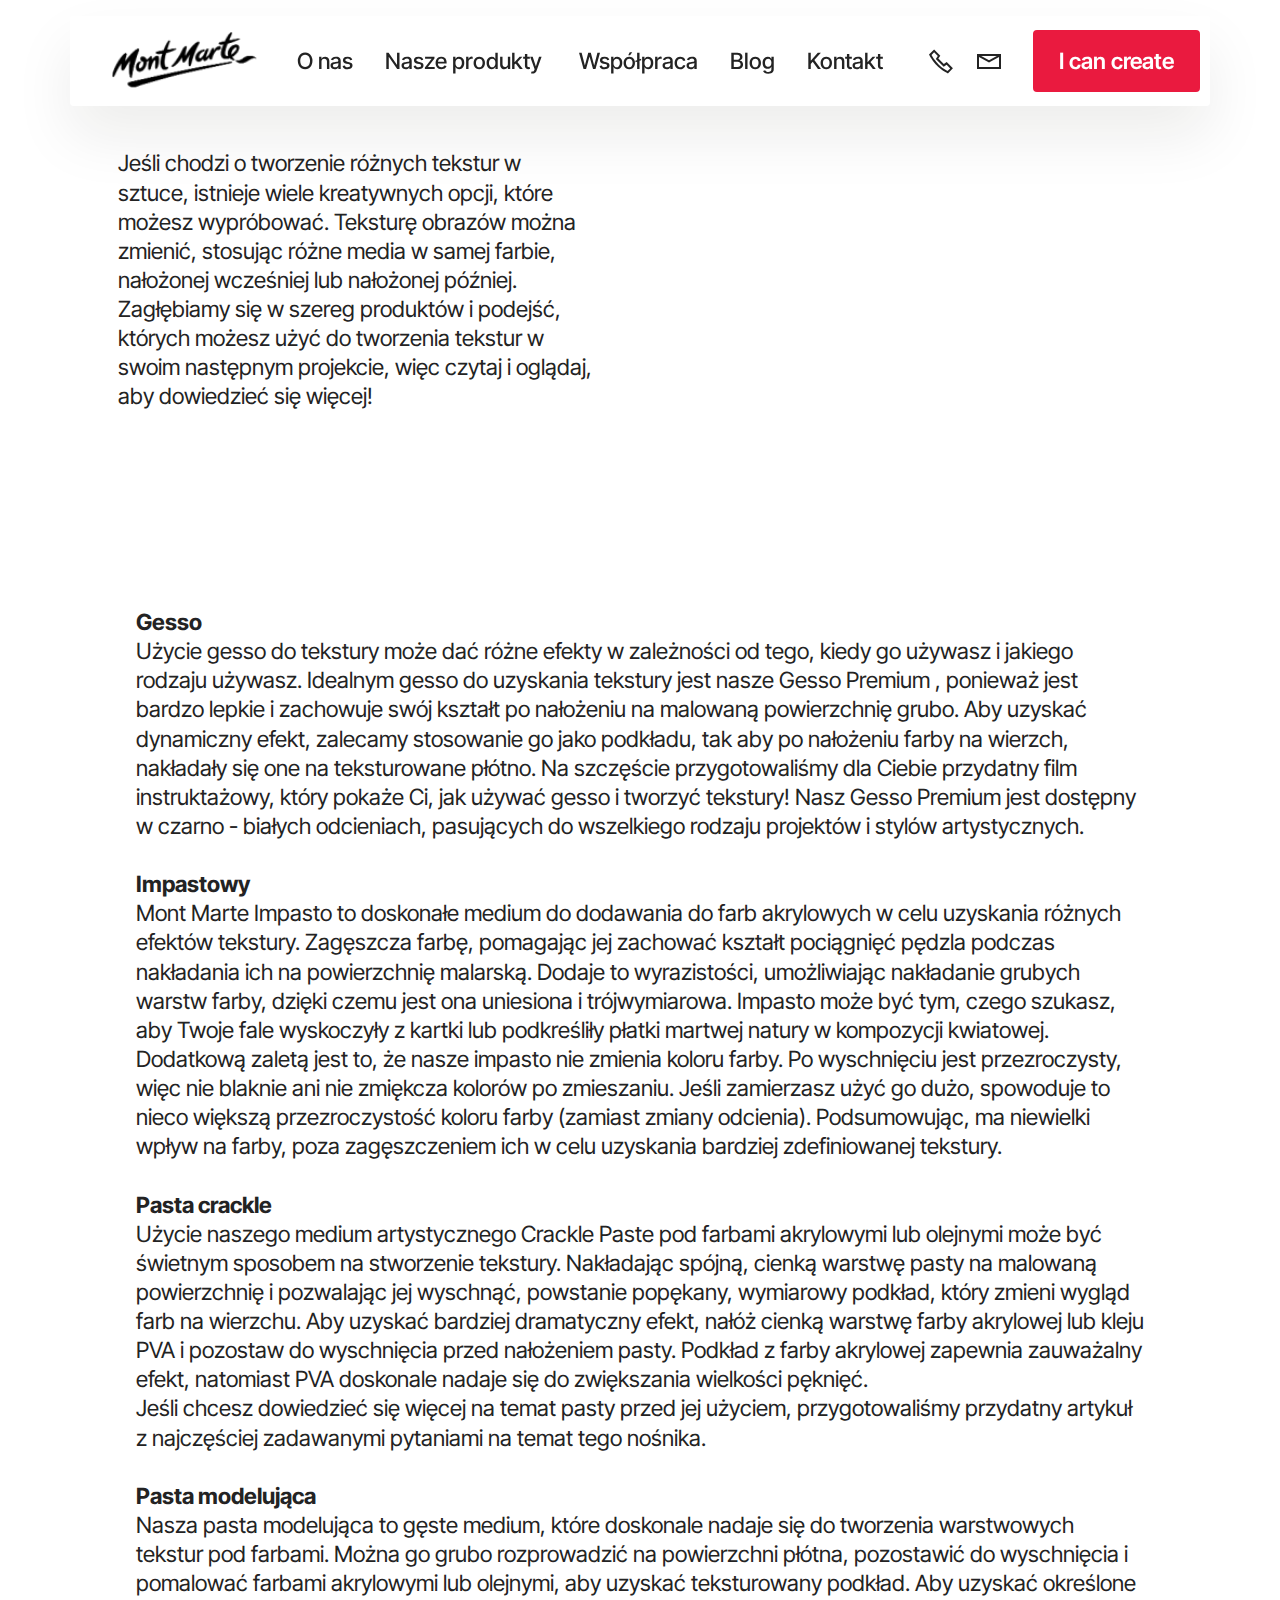
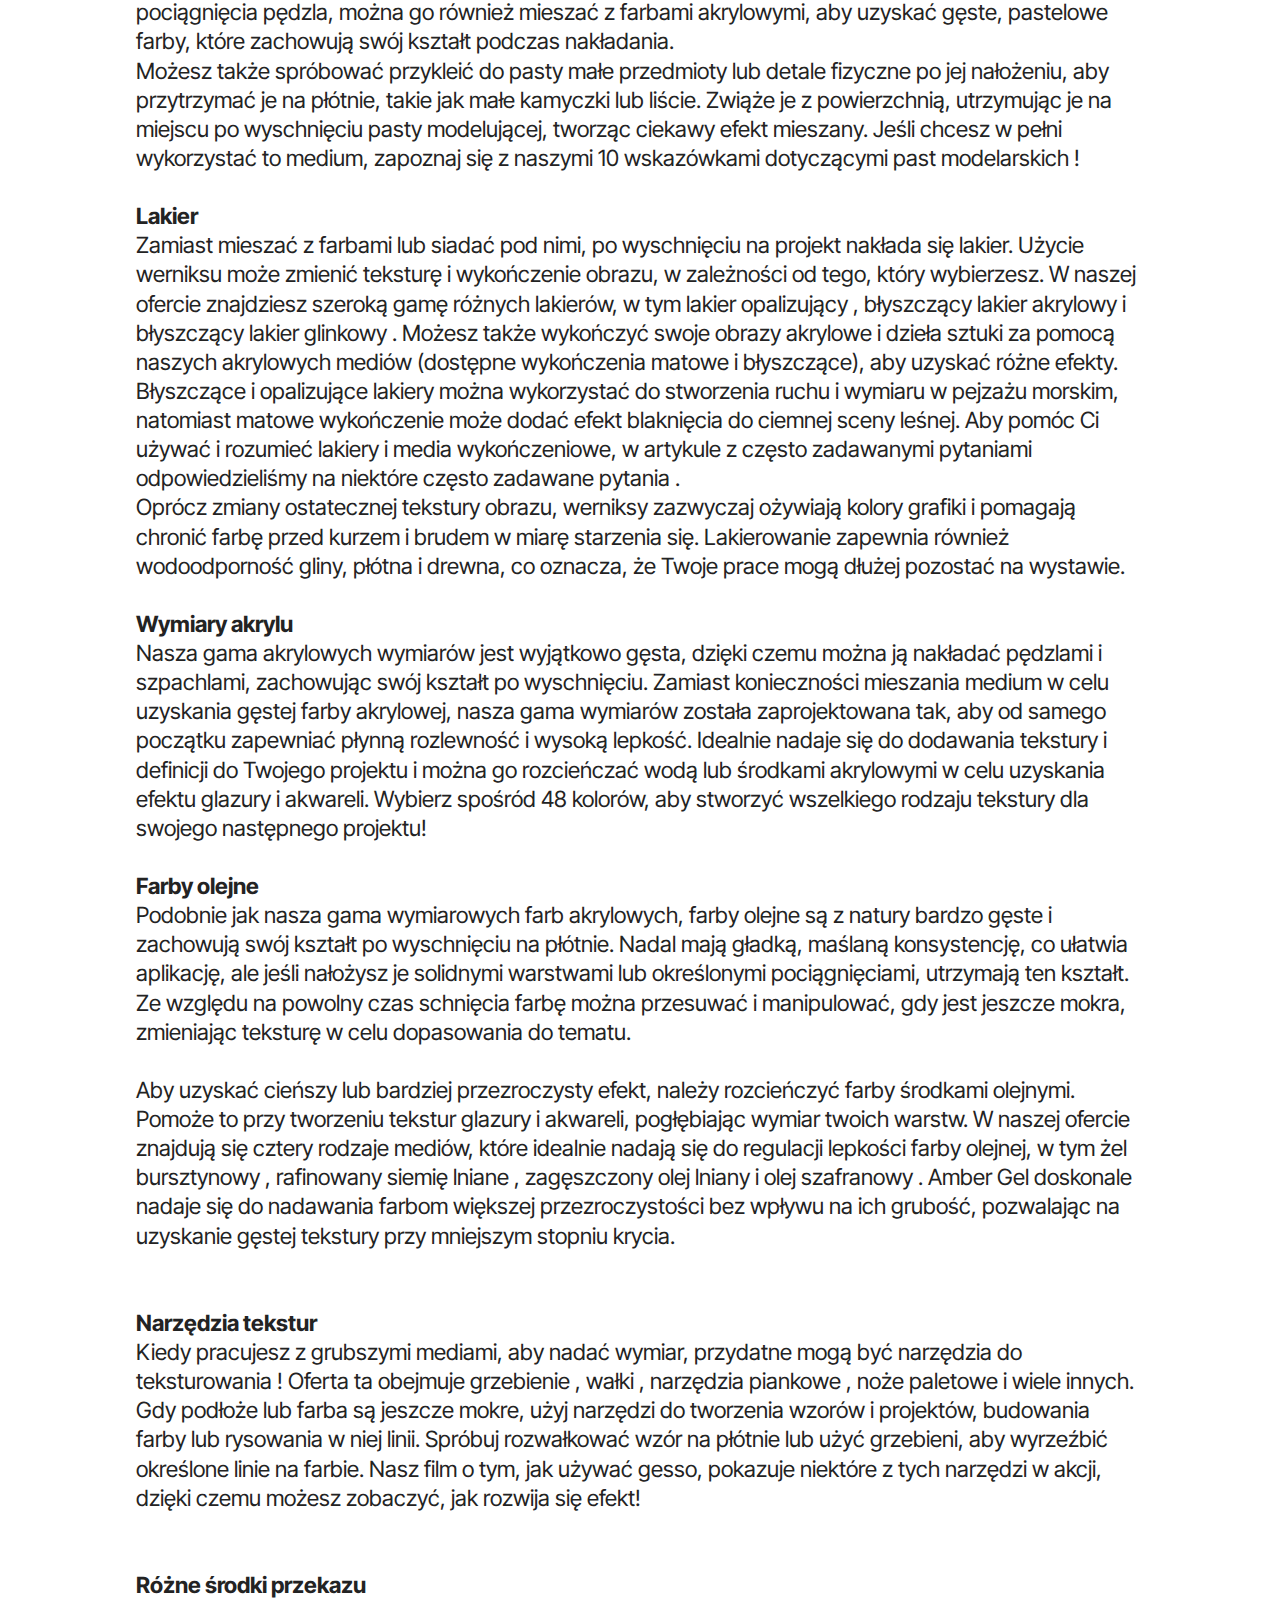
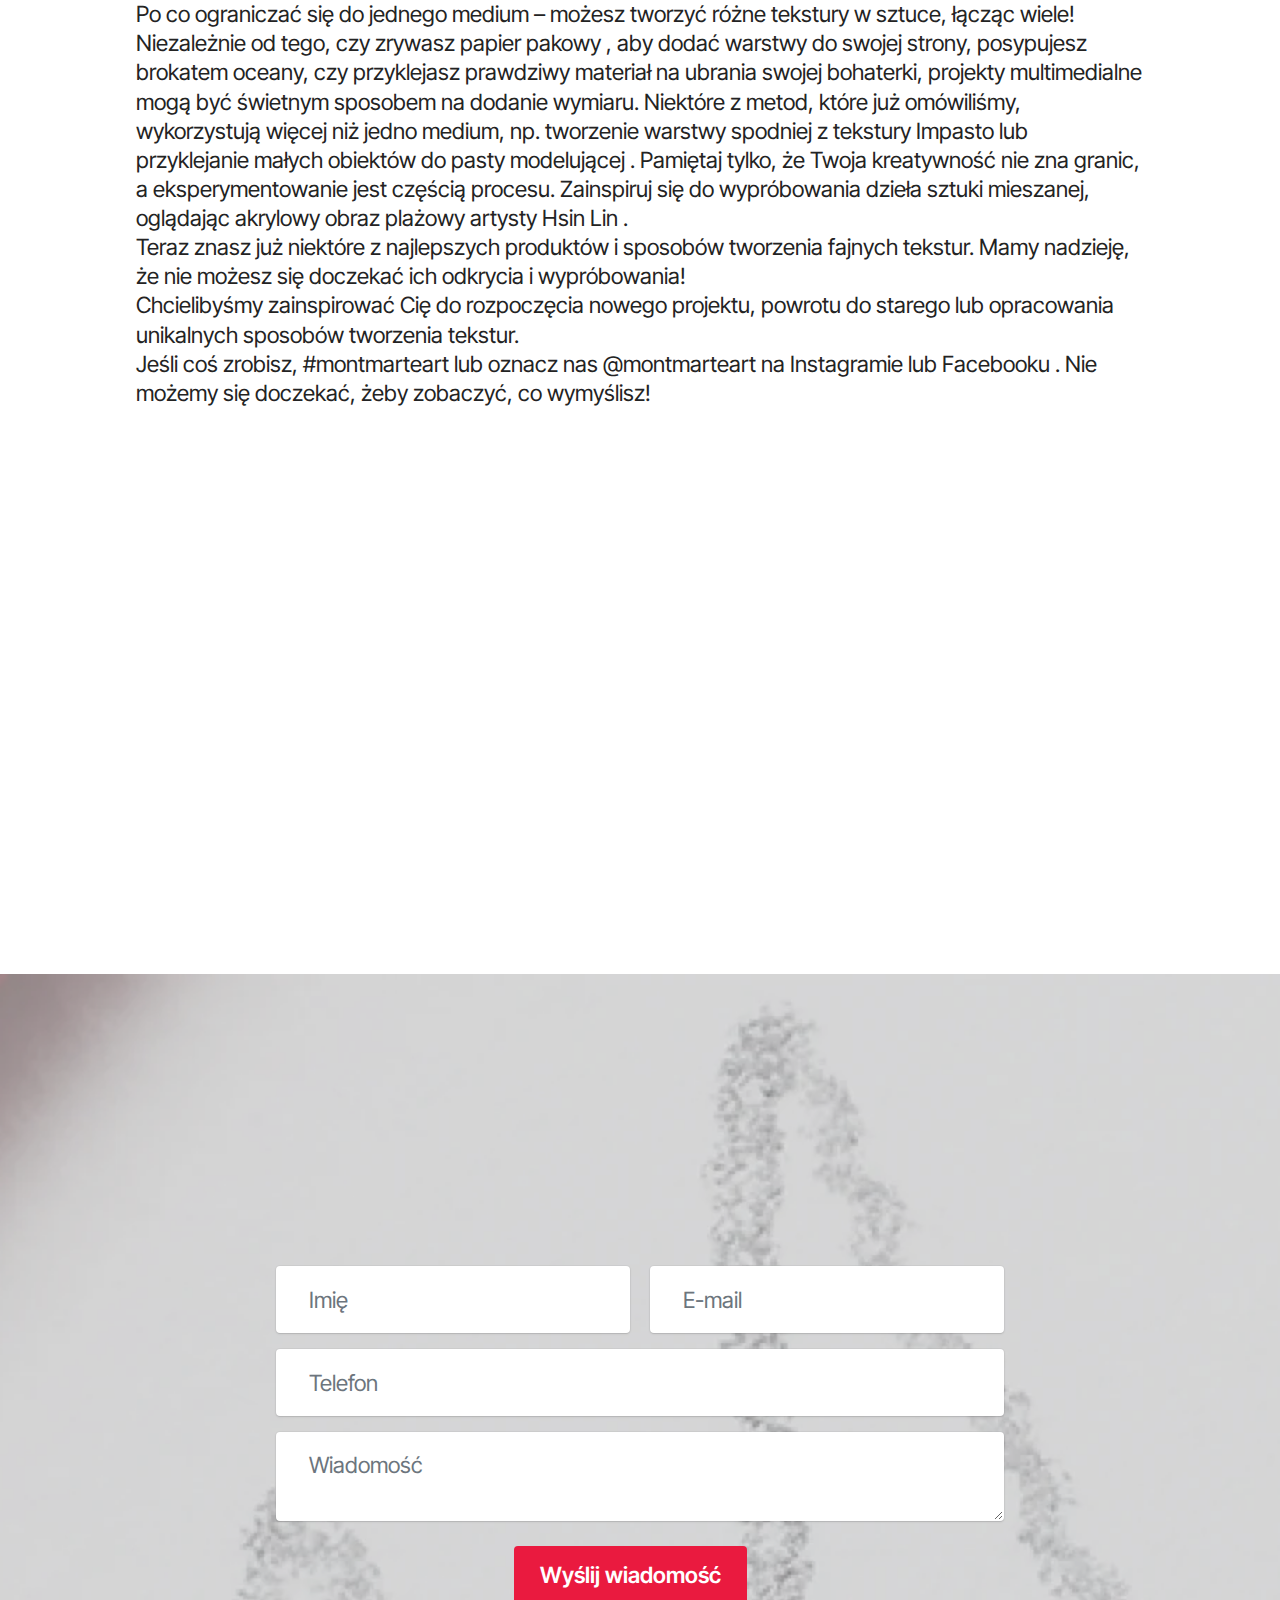
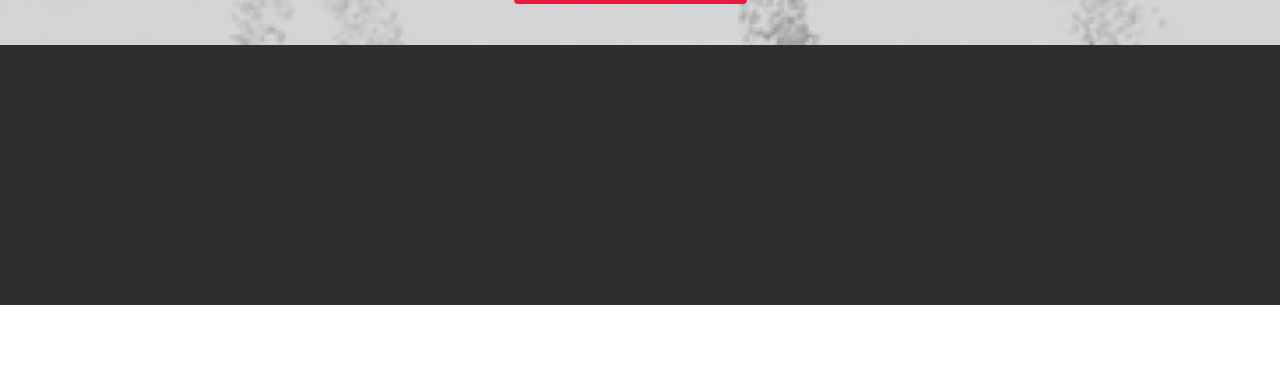
<file: poradnik.html>
<!DOCTYPE html>
<html  >
<head>
  <!-- Site made with Mobirise Website Builder v5.9.6, https://mobirise.com -->
  <meta charset="UTF-8">
  <meta http-equiv="X-UA-Compatible" content="IE=edge">
  <meta name="generator" content="Mobirise v5.9.6, mobirise.com">
  <meta name="viewport" content="width=device-width, initial-scale=1, minimum-scale=1">
  <link rel="shortcut icon" href="assets/images/favicon-tbn-24x24-2.png" type="image/x-icon">
  <meta name="description" content="Twoja twórcza podróż zaczyna się tutaj. Ta seria obejmuje wszystkie podstawowe produkty w atrakcyjnych cenach, dzięki czemu każdy może spróbować swoich sił w sztuce!">
  
  
  <title>Poradnik tworzenia tekstur</title>
  <link rel="stylesheet" href="assets/web/assets/mobirise-icons2/mobirise2.css">
  <link rel="stylesheet" href="assets/bootstrap/css/bootstrap.min.css">
  <link rel="stylesheet" href="assets/bootstrap/css/bootstrap-grid.min.css">
  <link rel="stylesheet" href="assets/bootstrap/css/bootstrap-reboot.min.css">
  <link rel="stylesheet" href="assets/animatecss/animate.css">
  <link rel="stylesheet" href="assets/dropdown/css/style.css">
  <link rel="stylesheet" href="assets/socicon/css/styles.css">
  <link rel="stylesheet" href="assets/theme/css/style.css">
  <link rel="preload" href="https://fonts.googleapis.com/css?family=Inter+Tight:100,200,300,400,500,600,700,800,900,100i,200i,300i,400i,500i,600i,700i,800i,900i&display=swap" as="style" onload="this.onload=null;this.rel='stylesheet'">
  <noscript><link rel="stylesheet" href="https://fonts.googleapis.com/css?family=Inter+Tight:100,200,300,400,500,600,700,800,900,100i,200i,300i,400i,500i,600i,700i,800i,900i&display=swap"></noscript>
  <link rel="preload" as="style" href="assets/mobirise/css/mbr-additional.css"><link rel="stylesheet" href="assets/mobirise/css/mbr-additional.css" type="text/css">

  
  
  
</head>
<body>
  
  <section data-bs-version="5.1" class="menu menu2 cid-tWP5jVtTeZ" once="menu" id="menu02-5h">
	

	<nav class="navbar navbar-dropdown navbar-expand-lg">
		<div class="container">
			<div class="navbar-brand">
				<span class="navbar-logo">
					<a href="http://montmarte.pl">
						<img src="assets/images/222-134x53.png" alt="Mobirise Website Builder" style="height: 3.6rem;">
					</a>
				</span>
				
			</div>
			<button class="navbar-toggler" type="button" data-toggle="collapse" data-bs-toggle="collapse" data-target="#navbarSupportedContent" data-bs-target="#navbarSupportedContent" aria-controls="navbarNavAltMarkup" aria-expanded="false" aria-label="Toggle navigation">
				<div class="hamburger">
					<span></span>
					<span></span>
					<span></span>
					<span></span>
				</div>
			</button>
			<div class="collapse navbar-collapse" id="navbarSupportedContent">
				<ul class="navbar-nav nav-dropdown" data-app-modern-menu="true"><li class="nav-item">
						<a class="nav-link link text-black text-primary display-4" href="o-nas.html">O nas</a>
					</li>
					<li class="nav-item">
						<a class="nav-link link text-black text-primary display-4" href="nasze-produkty.html" aria-expanded="false">Nasze produkty&nbsp;<br></a>
					</li><li class="nav-item"><a class="nav-link link text-black text-primary display-4" href="wspolpraca.html">Współpraca</a></li><li class="nav-item"><a class="nav-link link text-black text-primary display-4" href="page4.html">Blog</a></li>
					<li class="nav-item">
						<a class="nav-link link text-black text-primary display-4" href="page5.html">Kontakt</a>
					</li></ul>
				<div class="icons-menu">
					<a class="iconfont-wrapper" href="tel:+48 696398621">
						<span class="p-2 mbr-iconfont mobi-mbri-phone mobi-mbri"></span>
					</a>
					<a class="iconfont-wrapper" href="mailto:biuro@montmarte.pl">
						<span class="p-2 mbr-iconfont mobi-mbri-letter mobi-mbri"></span>
					</a>
					
					
				</div>
				<div class="navbar-buttons mbr-section-btn"><a class="btn btn-primary display-4" href="nasze-produkty.html">I can create</a></div>
			</div>
		</div>
	</nav>
</section>

<section data-bs-version="5.1" class="video05 cid-tWP5C2yJ4m" id="video05-5p">
    

    
    

    <div class="container">
        <div class="row justify-content-center">
            <div class="title-wrapper mb-5">
                
            </div>
            <div class="col-12 col-md">
                <div class="text-wrapper">
                    
                    <p class="mbr-text mb-4 mbr-fonts-style display-7">
                        Jeśli chodzi o tworzenie różnych tekstur w sztuce, istnieje wiele kreatywnych opcji, które możesz wypróbować. Teksturę obrazów można zmienić, stosując różne media w samej farbie, nałożonej wcześniej lub nałożonej później. Zagłębiamy się w szereg produktów i podejść, których możesz użyć do tworzenia tekstur w swoim następnym projekcie, więc czytaj i oglądaj, aby dowiedzieć się więcej!
                    </p>
                    
                </div>
            </div>
            <div class="col-12 col-md-6 video-block">
                <div class="mbr-figure"><iframe class="mbr-embedded-video" src="https://www.youtube.com/embed/TzkPVGYiwQM?rel=0&amp;amp;mute=1&amp;showinfo=0&amp;autoplay=1&amp;loop=1&amp;playlist=TzkPVGYiwQM" width="1280" height="720" frameborder="0" allowfullscreen></iframe></div>
                
            </div>
        </div>
    </div>
</section>

<section data-bs-version="5.1" class="article11 cid-tWP5jWNQmF" id="article11-5j">
    

    
    
    <div class="container-fluid">
        <div class="row justify-content-center">
            <div class="title col-md-12 col-lg-10">
                
                <h4 class="mbr-section-subtitle align-center mbr-fonts-style mt-4 display-7"><div><strong>Gesso
</strong></div><div>Użycie gesso do tekstury może dać różne efekty w zależności od tego, kiedy go używasz i jakiego rodzaju używasz. Idealnym gesso do uzyskania tekstury jest nasze Gesso Premium , ponieważ jest bardzo lepkie i zachowuje swój kształt po nałożeniu na malowaną powierzchnię grubo. Aby uzyskać dynamiczny efekt, zalecamy stosowanie go jako podkładu, tak aby po nałożeniu farby na wierzch, nakładały się one na teksturowane płótno. Na szczęście przygotowaliśmy dla Ciebie przydatny film instruktażowy, który pokaże Ci, jak używać gesso i tworzyć tekstury! Nasz Gesso Premium jest dostępny w czarno - białych odcieniach, pasujących do wszelkiego rodzaju projektów i stylów artystycznych.</div><br><div>
</div><div><strong>Impastowy
</strong></div><div>Mont Marte Impasto to doskonałe medium do dodawania do farb akrylowych w celu uzyskania różnych efektów tekstury. Zagęszcza farbę, pomagając jej zachować kształt pociągnięć pędzla podczas nakładania ich na powierzchnię malarską. Dodaje to wyrazistości, umożliwiając nakładanie grubych warstw farby, dzięki czemu jest ona uniesiona i trójwymiarowa. Impasto może być tym, czego szukasz, aby Twoje fale wyskoczyły z kartki lub podkreśliły płatki martwej natury w kompozycji kwiatowej.
</div><div>Dodatkową zaletą jest to, że nasze impasto nie zmienia koloru farby. Po wyschnięciu jest przezroczysty, więc nie blaknie ani nie zmiękcza kolorów po zmieszaniu. Jeśli zamierzasz użyć go dużo, spowoduje to nieco większą przezroczystość koloru farby (zamiast zmiany odcienia). Podsumowując, ma niewielki wpływ na farby, poza zagęszczeniem ich w celu uzyskania bardziej zdefiniowanej tekstury.</div><br><div>
</div><div><strong>Pasta crackle
</strong></div><div>Użycie naszego medium artystycznego Crackle Paste pod farbami akrylowymi lub olejnymi może być świetnym sposobem na stworzenie tekstury. Nakładając spójną, cienką warstwę pasty na malowaną powierzchnię i pozwalając jej wyschnąć, powstanie popękany, wymiarowy podkład, który zmieni wygląd farb na wierzchu. Aby uzyskać bardziej dramatyczny efekt, nałóż cienką warstwę farby akrylowej lub kleju PVA i pozostaw do wyschnięcia przed nałożeniem pasty. Podkład z farby akrylowej zapewnia zauważalny efekt, natomiast PVA doskonale nadaje się do zwiększania wielkości pęknięć.
</div><div>Jeśli chcesz dowiedzieć się więcej na temat pasty przed jej użyciem, przygotowaliśmy przydatny artykuł z najczęściej zadawanymi pytaniami na temat tego nośnika.</div><br><div>
</div><div><strong>Pasta modelująca
</strong></div><div>Nasza pasta modelująca to gęste medium, które doskonale nadaje się do tworzenia warstwowych tekstur pod farbami. Można go grubo rozprowadzić na powierzchni płótna, pozostawić do wyschnięcia i pomalować farbami akrylowymi lub olejnymi, aby uzyskać teksturowany podkład. Aby uzyskać określone pociągnięcia pędzla, można go również mieszać z farbami akrylowymi, aby uzyskać gęste, pastelowe farby, które zachowują swój kształt podczas nakładania.
</div><div>Możesz także spróbować przykleić do pasty małe przedmioty lub detale fizyczne po jej nałożeniu, aby przytrzymać je na płótnie, takie jak małe kamyczki lub liście. Zwiąże je z powierzchnią, utrzymując je na miejscu po wyschnięciu pasty modelującej, tworząc ciekawy efekt mieszany. Jeśli chcesz w pełni wykorzystać to medium, zapoznaj się z naszymi 10 wskazówkami dotyczącymi past modelarskich !</div><br><div>
</div><div><strong>Lakier
</strong></div><div>Zamiast mieszać z farbami lub siadać pod nimi, po wyschnięciu na projekt nakłada się lakier. Użycie werniksu może zmienić teksturę i wykończenie obrazu, w zależności od tego, który wybierzesz. W naszej ofercie znajdziesz szeroką gamę różnych lakierów, w tym lakier opalizujący , błyszczący lakier akrylowy i błyszczący lakier glinkowy . Możesz także wykończyć swoje obrazy akrylowe i dzieła sztuki za pomocą naszych akrylowych mediów (dostępne wykończenia matowe i błyszczące), aby uzyskać różne efekty.
</div><div>Błyszczące i opalizujące lakiery można wykorzystać do stworzenia ruchu i wymiaru w pejzażu morskim, natomiast matowe wykończenie może dodać efekt blaknięcia do ciemnej sceny leśnej. Aby pomóc Ci używać i rozumieć lakiery i media wykończeniowe, w artykule z często zadawanymi pytaniami odpowiedzieliśmy na niektóre często zadawane pytania .
</div><div>Oprócz zmiany ostatecznej tekstury obrazu, werniksy zazwyczaj ożywiają kolory grafiki i pomagają chronić farbę przed kurzem i brudem w miarę starzenia się. Lakierowanie zapewnia również wodoodporność gliny, płótna i drewna, co oznacza, że ​​Twoje prace mogą dłużej pozostać na wystawie.</div><br><div>
</div><div><strong>Wymiary akrylu
</strong></div><div>Nasza gama akrylowych wymiarów jest wyjątkowo gęsta, dzięki czemu można ją nakładać pędzlami i szpachlami, zachowując swój kształt po wyschnięciu. Zamiast konieczności mieszania medium w celu uzyskania gęstej farby akrylowej, nasza gama wymiarów została zaprojektowana tak, aby od samego początku zapewniać płynną rozlewność i wysoką lepkość. Idealnie nadaje się do dodawania tekstury i definicji do Twojego projektu i można go rozcieńczać wodą lub środkami akrylowymi w celu uzyskania efektu glazury i akwareli. Wybierz spośród 48 kolorów, aby stworzyć wszelkiego rodzaju tekstury dla swojego następnego projektu!</div><br><div>
</div><div><strong>Farby olejne
</strong></div><div>Podobnie jak nasza gama wymiarowych farb akrylowych, farby olejne są z natury bardzo gęste i zachowują swój kształt po wyschnięciu na płótnie. Nadal mają gładką, maślaną konsystencję, co ułatwia aplikację, ale jeśli nałożysz je solidnymi warstwami lub określonymi pociągnięciami, utrzymają ten kształt. Ze względu na powolny czas schnięcia farbę można przesuwać i manipulować, gdy jest jeszcze mokra, zmieniając teksturę w celu dopasowania do tematu.</div><br><div>
</div><div>Aby uzyskać cieńszy lub bardziej przezroczysty efekt, należy rozcieńczyć farby środkami olejnymi. Pomoże to przy tworzeniu tekstur glazury i akwareli, pogłębiając wymiar twoich warstw. W naszej ofercie znajdują się cztery rodzaje mediów, które idealnie nadają się do regulacji lepkości farby olejnej, w tym żel bursztynowy , rafinowany siemię lniane , zagęszczony olej lniany i olej szafranowy . Amber Gel doskonale nadaje się do nadawania farbom większej przezroczystości bez wpływu na ich grubość, pozwalając na uzyskanie gęstej tekstury przy mniejszym stopniu krycia.
</div><div><strong><br></strong></div><br><div><strong>Narzędzia tekstur
</strong></div><div>Kiedy pracujesz z grubszymi mediami, aby nadać wymiar, przydatne mogą być narzędzia do teksturowania ! Oferta ta obejmuje grzebienie , wałki , narzędzia piankowe , noże paletowe i wiele innych. Gdy podłoże lub farba są jeszcze mokre, użyj narzędzi do tworzenia wzorów i projektów, budowania farby lub rysowania w niej linii. Spróbuj rozwałkować wzór na płótnie lub użyć grzebieni, aby wyrzeźbić określone linie na farbie. Nasz film o tym, jak używać gesso, pokazuje niektóre z tych narzędzi w akcji, dzięki czemu możesz zobaczyć, jak rozwija się efekt!
</div><div><br></div><br><div><strong>Różne środki przekazu
</strong></div><div>Po co ograniczać się do jednego medium – możesz tworzyć różne tekstury w sztuce, łącząc wiele! Niezależnie od tego, czy zrywasz papier pakowy , aby dodać warstwy do swojej strony, posypujesz brokatem oceany, czy przyklejasz prawdziwy materiał na ubrania swojej bohaterki, projekty multimedialne mogą być świetnym sposobem na dodanie wymiaru. Niektóre z metod, które już omówiliśmy, wykorzystują więcej niż jedno medium, np. tworzenie warstwy spodniej z tekstury Impasto lub przyklejanie małych obiektów do pasty modelującej . Pamiętaj tylko, że Twoja kreatywność nie zna granic, a eksperymentowanie jest częścią procesu. Zainspiruj się do wypróbowania dzieła sztuki mieszanej, oglądając akrylowy obraz plażowy artysty Hsin Lin .
</div><div>Teraz znasz już niektóre z najlepszych produktów i sposobów tworzenia fajnych tekstur. Mamy nadzieję, że nie możesz się doczekać ich odkrycia i wypróbowania!
</div><div>Chcielibyśmy zainspirować Cię do rozpoczęcia nowego projektu, powrotu do starego lub opracowania unikalnych sposobów tworzenia tekstur.
</div><div>Jeśli coś zrobisz, #montmarteart lub oznacz nas @montmarteart na Instagramie lub  Facebooku . Nie możemy się doczekać, żeby zobaczyć, co wymyślisz!</div><div>
</div><div> 
</div><div>
</div><div>
</div><div> 
</div><div>
</div><div>
</div><div> 
</div><div>
</div><div>
</div><div>
</div><div>
</div><div>
</div><div>
</div><div>
</div><div>
</div><div>
</div><div>
</div><div>
</div><div>
</div><div>
</div><div>
</div><div>
</div></h4>
                
            </div>
        </div>
    </div>
</section>

<section data-bs-version="5.1" class="social02 cid-tWP5jXQOpR" id="social02-5l">
	

	
	
	<div class="container">
		<div class="row justify-content-center">
			<div class="col-12 content-head">
				<div class="mb-5">
					<h5 class="mbr-section-title mbr-fonts-style align-center mb-0 display-5"><strong>Zapraszamy do rodziny Mont Marte!</strong></h5>
					
				</div>
			</div>
		</div>
		<div class="row">
			<div class="item features-without-image col-12 col-md-6 col-lg-4">
				<div class="item-wrapper">
					<a href="http://instagram.com/montmarteart" target="_blank"><span class="mbr-iconfont m-auto socicon-instagram socicon" style="color: rgb(0, 0, 0); fill: rgb(0, 0, 0);"></span></a>
					<div class="card-box">
						<h4 class="card-title mbr-fonts-style mb-1 display-7">
							<strong><a href="http://instagram.com/montmarteart" class="text-primary" target="_blank">Instagram</a></strong>
						</h4>
						
					</div>
				</div>
			</div>
			<div class="item features-without-image col-12 col-md-6 col-lg-4">
				<div class="item-wrapper">
					<a href="http://montmarte.com"><span class="mbr-iconfont m-auto mobi-mbri-globe-2 mobi-mbri"></span></a>
					<div class="card-box">
						<h4 class="card-title mbr-fonts-style mb-1 display-7">
							<strong><a href="http://montmarte.com" class="text-primary" target="_blank">Strona Globalna</a></strong></h4>
						
					</div>
				</div>
			</div>
			<div class="item features-without-image col-12 col-md-6 col-lg-4">
				<div class="item-wrapper">
					<a href="http://pinterest.com.au/montmarteart" target="_blank"><span class="mbr-iconfont m-auto socicon-pinterest socicon"></span></a>
					<div class="card-box">
						<h4 class="card-title mbr-fonts-style mb-1 display-7">
							<strong><a href="http://pinterest.com.au/montmarteart" class="text-primary">Pinterest</a></strong>
						</h4>
						
					</div>
				</div>
			</div>
			<div class="item features-without-image col-12 col-md-6 col-lg-4">
				<div class="item-wrapper">
					<a href="https://www.youtube.com/channel/UC024o28hUfRzMyl7xnHRoog" target="_blank"><span class="mbr-iconfont m-auto socicon-youtube socicon" style="color: rgb(0, 0, 0); fill: rgb(0, 0, 0);"></span></a>
					<div class="card-box">
						<h4 class="card-title mbr-fonts-style mb-1 display-7">
							<strong><a href="https://www.youtube.com/channel/UC024o28hUfRzMyl7xnHRoog" class="text-primary">YouTube</a></strong>
						</h4>
						
					</div>
				</div>
			</div>
			<div class="item features-without-image col-12 col-md-6 col-lg-4">
				<div class="item-wrapper">
					<a href="http://tiktok.com/@montmarteart" target="_blank"><span class="mbr-iconfont m-auto socicon-tiktok socicon"></span></a>
					<div class="card-box">
						<h4 class="card-title mbr-fonts-style mb-1 display-7">
							<strong><a href="http://tiktok.com/@montmarteart" class="text-primary" target="_blank">TikTok</a></strong></h4>
						
					</div>
				</div>
			</div>
			<div class="item features-without-image col-12 col-md-6 col-lg-4">
				<div class="item-wrapper">
					<a href="http://facebook.com/MontMarteArt" target="_blank"><span class="mbr-iconfont m-auto socicon-facebook socicon"></span></a>
					<div class="card-box">
						<h4 class="card-title mbr-fonts-style mb-1 display-7">
							<strong><a href="http://facebook.com/MontMarteArt" class="text-primary" target="_blank">Facebook</a></strong>
						</h4>
						
					</div>
				</div>
			</div>
		</div>
	</div>
</section>

<section data-bs-version="5.1" class="image4 cid-tWP5jYBVZB" id="image04-5m">
    

    <div class="image-block m-auto">
        <img src="assets/images/zrzut-ekranu-2023-11-23-162616-1293x213.png" alt="Mobirise">
        
    </div>
</section>

<section data-bs-version="5.1" class="form5 cid-tWP5jYVN5z" id="form02-5n">
    
    <div class="mbr-overlay"></div>
    <div class="container">
        <div class="mbr-section-head mb-5">
            
            <h4 class="mbr-section-subtitle mbr-fonts-style align-center mb-0 mt-4 display-5"><strong>Zainteresowały Cię nasze produkty i potrzebujesz więcej informacji?<br>Zapraszamy do kontaktu.</strong></h4>
        </div>
        <div class="row justify-content-center mt-4">
            <div class="col-lg-8 mx-auto mbr-form" data-form-type="formoid">
                <form action="https://mobirise.eu/" method="POST" class="mbr-form form-with-styler" data-form-title="Form Name"><input type="hidden" name="email" data-form-email="true" value="wO+kS2qZKN4Grzo0k68tLeMetEi/4rvjb59E2a+PYFRhnzPPNTdONCxKtFOXm5odDvfJBfvDcrfxHM2aV+P5AcFMP/19Cfx+hGDXjNIErKYoFCTObe1CDvdA+VMLEh/M">
                    <div class="row">
                        <div hidden="hidden" data-form-alert="" class="alert alert-success col-12">Dziękujemy za wypełnienie formularza!</div>
                        <div hidden="hidden" data-form-alert-danger="" class="alert alert-danger col-12">
                            Oops...! some problem!
                        </div>
                    </div>
                    <div class="dragArea row">
                        <div class="col-md col-sm-12 form-group mb-3" data-for="name">
                            <input type="text" name="name" placeholder="Imię" data-form-field="name" class="form-control" value="" id="name-form02-5n">
                        </div>
                        <div class="col-md col-sm-12 form-group mb-3" data-for="email">
                            <input type="email" name="email" placeholder="E-mail" data-form-field="email" class="form-control" value="" id="email-form02-5n">
                        </div>
                        <div class="col-12 form-group mb-3" data-for="phone">
                            <input type="tel" name="phone" placeholder="Telefon" data-form-field="phone" class="form-control" value="" id="phone-form02-5n">
                        </div>
                        <div class="col-12 form-group mb-3" data-for="textarea">
                            <textarea name="textarea" placeholder="Wiadomość" data-form-field="textarea" class="form-control" id="textarea-form02-5n"></textarea>
                        </div>
                        <div class="col-lg-12 col-md-12 col-sm-12 align-center mbr-section-btn"><button type="submit" class="btn btn-primary display-7">Wyślij wiadomość</button></div>
                    </div>
                </form>
            </div>
        </div>
    </div>
</section>

<section data-bs-version="5.1" class="footer1 programm5 cid-tWP5jZlWUb" once="footers" id="footer03-5o">

        

    

    <div class="container">
        <div class="row">

            <div class="row-links mb-4">
                <ul class="header-menu">
                  
                  
                  
                  
                <li class="header-menu-item mbr-fonts-style display-5"><a href="o-nas.html" class="text-danger text-primary">O nas</a></li><li class="header-menu-item mbr-fonts-style display-5"><a href="nasze-produkty.html" class="text-danger text-primary">Nasze produkty</a></li><li class="header-menu-item mbr-fonts-style display-5"><a href="wspolpraca.html" class="text-danger text-primary">Współpraca</a></li><li class="header-menu-item mbr-fonts-style display-5"><a href="page5.html" class="text-danger text-primary">Kontakt</a></li></ul>
              </div>

            <div class="col-12">
                <div class="social-row">
                    <div class="soc-item">
                        <a href="http://facebook.com/MontMarteArt" target="_blank">
                            <span class="mbr-iconfont display-7 socicon-facebook socicon"></span>
                        </a>
                    </div>
                    <div class="soc-item">
                        <a href="http://pinterest.com.au/montmarteart" target="_blank">
                            <span class="mbr-iconfont socicon-pinterest socicon"></span>
                        </a>
                    </div>
                    <div class="soc-item">
                        <a href="http://instagram.com/montmarteart" target="_blank">
                            <span class="mbr-iconfont socicon-instagram socicon"></span>
                        </a>
                    </div>
                    <div class="soc-item">
                        <a href="http://tiktok.com/@montmarteart" target="_blank">
                            <span class="mbr-iconfont socicon-tiktok socicon"></span>
                        </a>
                    </div>
                    <div class="soc-item">
                        <a href="https://www.youtube.com/@MontMarteArt" target="_blank">
                            <span class="mbr-iconfont socicon-youtube socicon"></span>
                        </a>
                    </div>
                </div>
            </div>
            
        </div>
    </div>
</section><section class="display-7" style="padding: 0;align-items: center;justify-content: center;flex-wrap: wrap;    align-content: center;display: flex;position: relative;height: 4rem;"><a href="https://mobiri.se/3115905" style="flex: 1 1;height: 4rem;position: absolute;width: 100%;z-index: 1;"><img alt="" style="height: 4rem;" src="[data-uri]"></a><p style="margin: 0;text-align: center;" class="display-7">&#8204;</p><a style="z-index:1" href="https://mobirise.com/builder/html-code-generator.html">HTML Code Generator</a></section><script src="assets/bootstrap/js/bootstrap.bundle.min.js"></script>  <script src="assets/smoothscroll/smooth-scroll.js"></script>  <script src="assets/ytplayer/index.js"></script>  <script src="assets/dropdown/js/navbar-dropdown.js"></script>  <script src="assets/theme/js/script.js"></script>  <script src="assets/formoid/formoid.min.js"></script>  
  
  
 <div id="scrollToTop" class="scrollToTop mbr-arrow-up"><a style="text-align: center;"><i class="mbr-arrow-up-icon mbr-arrow-up-icon-cm cm-icon cm-icon-smallarrow-up"></i></a></div>
    <input name="animation" type="hidden">
  </body>
</html>
</file>
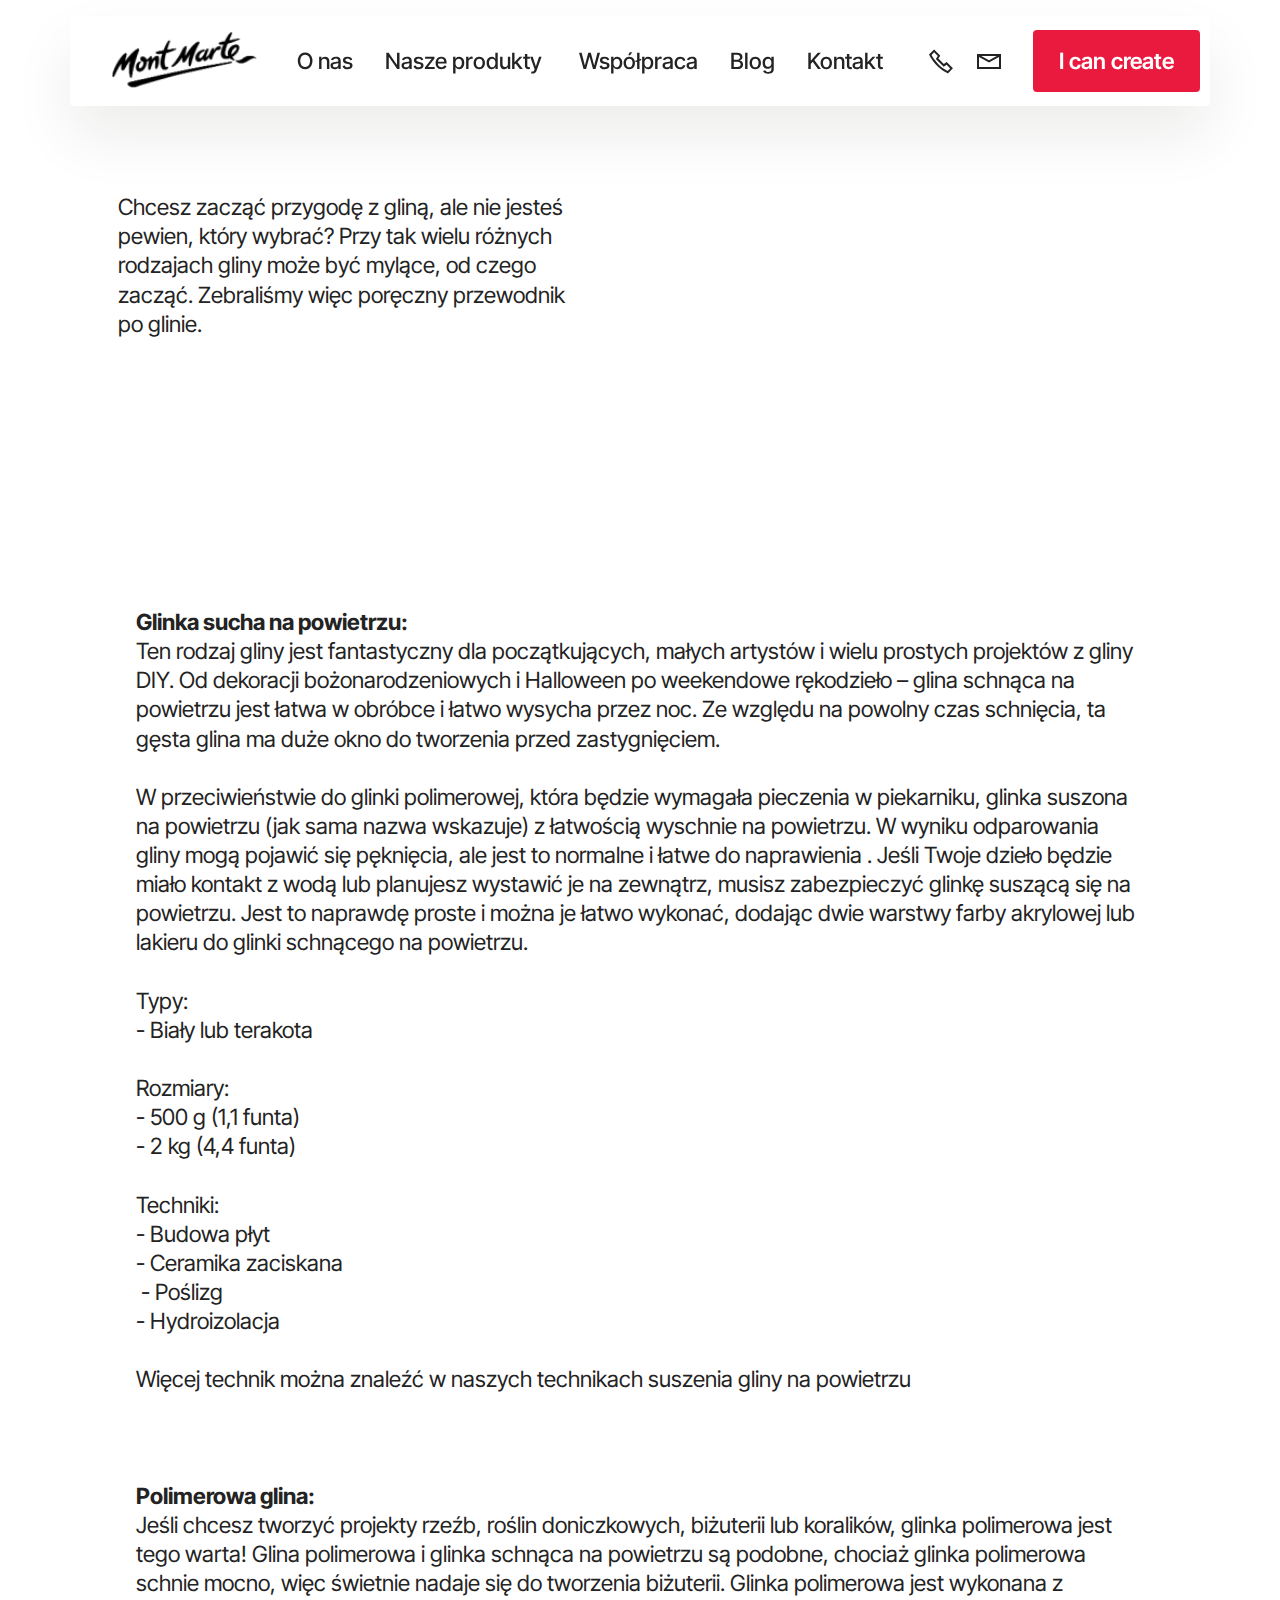
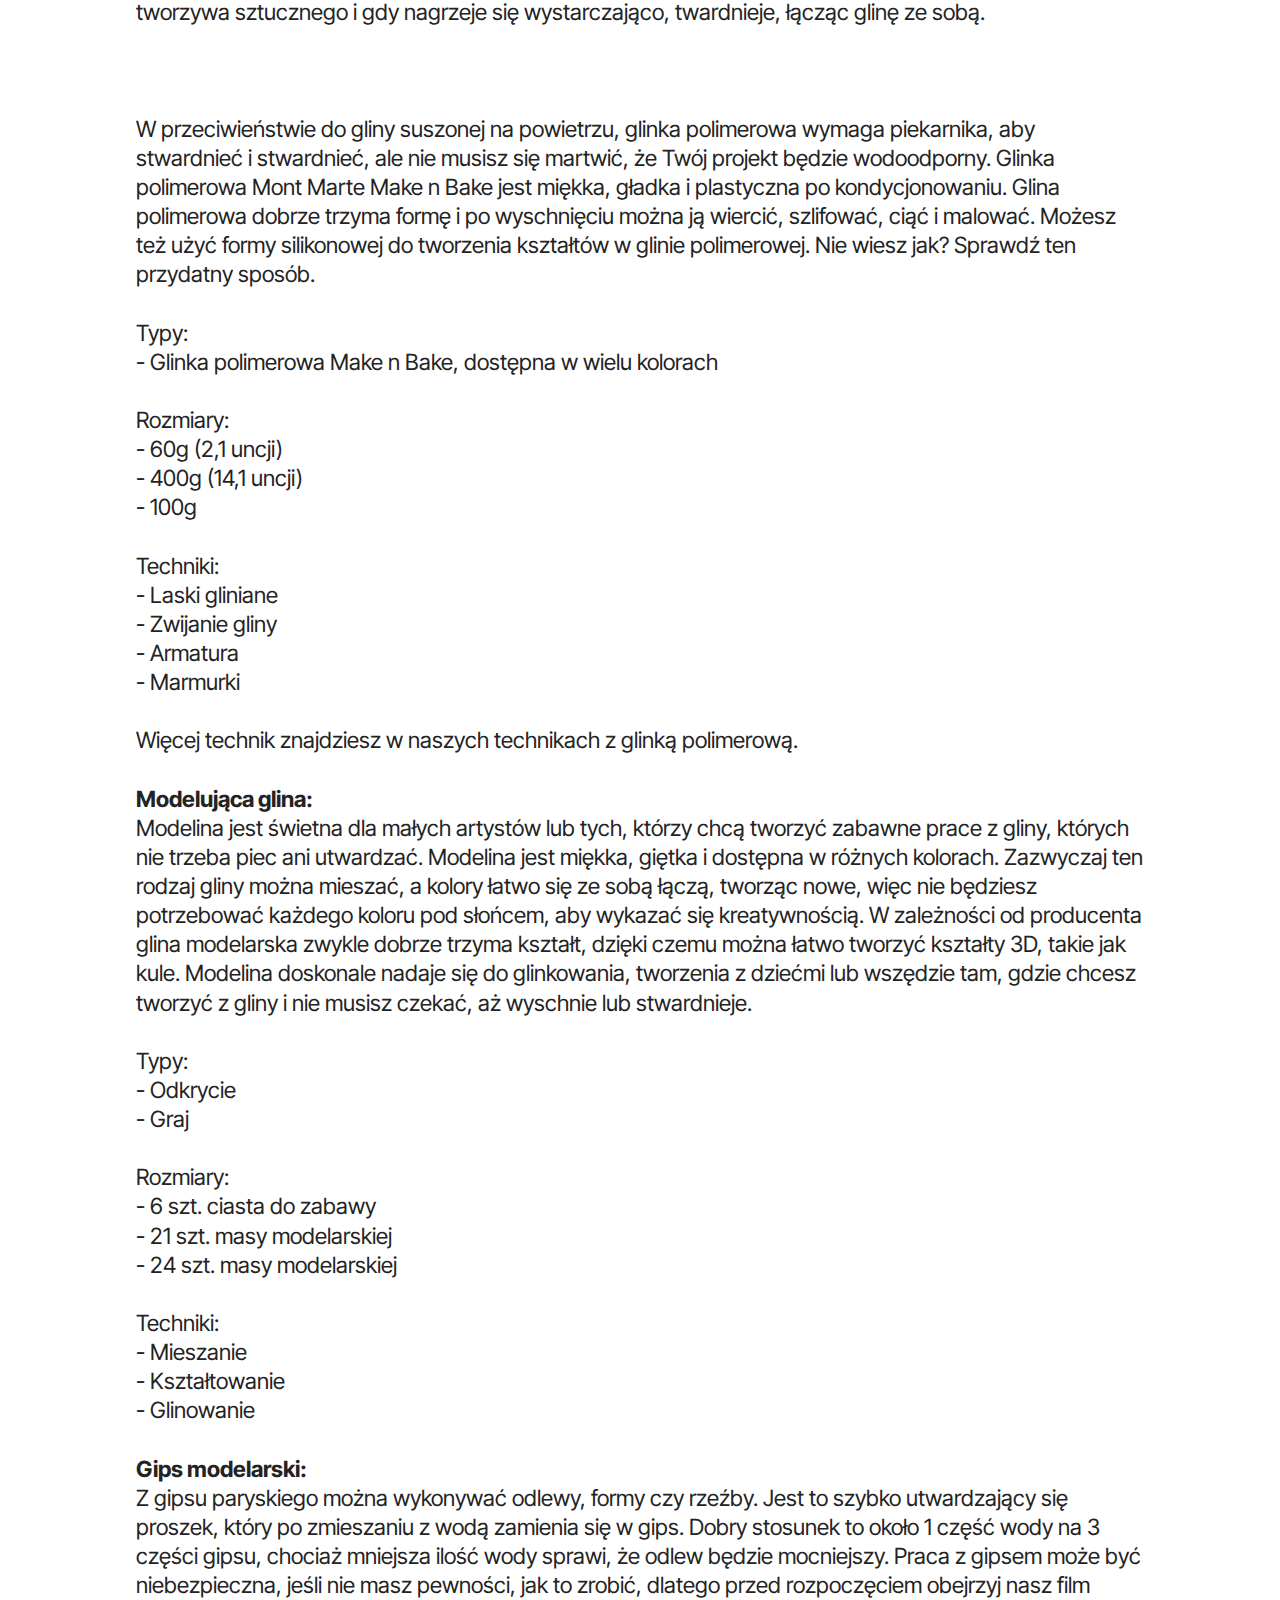
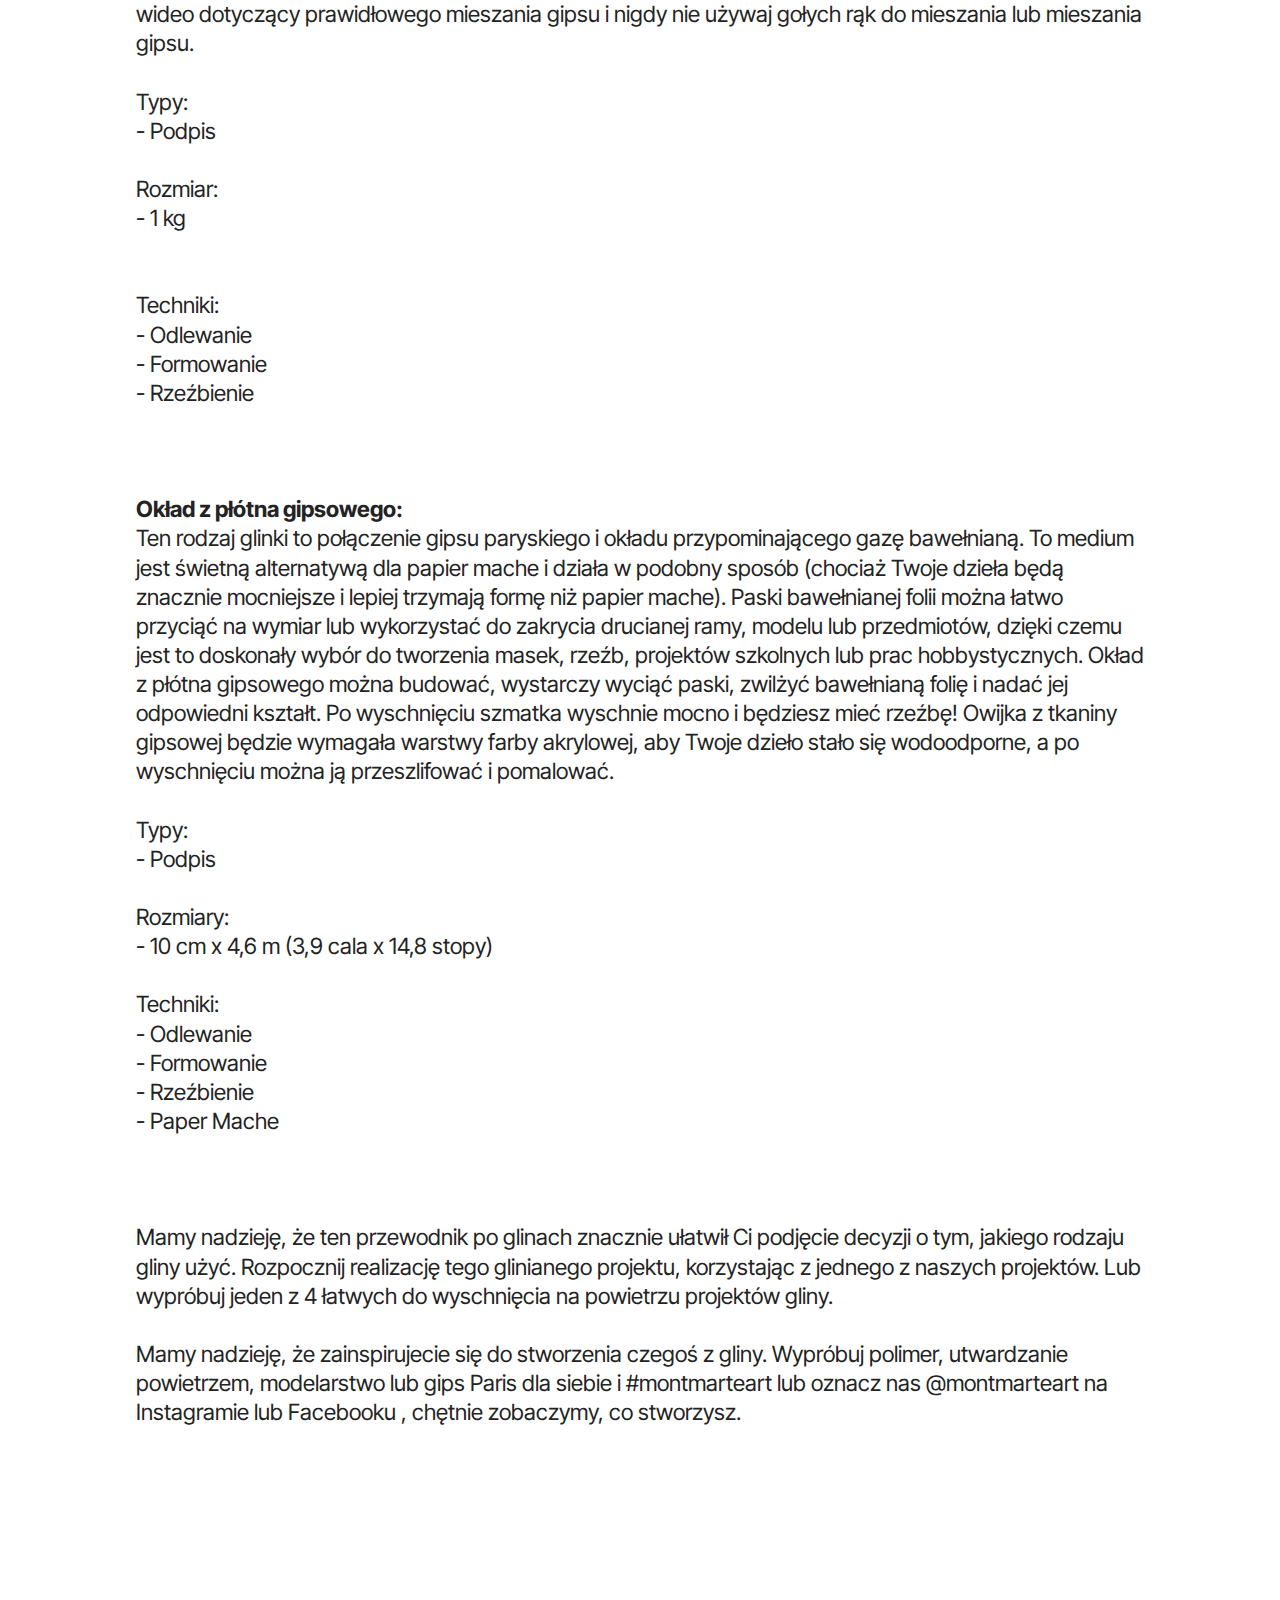
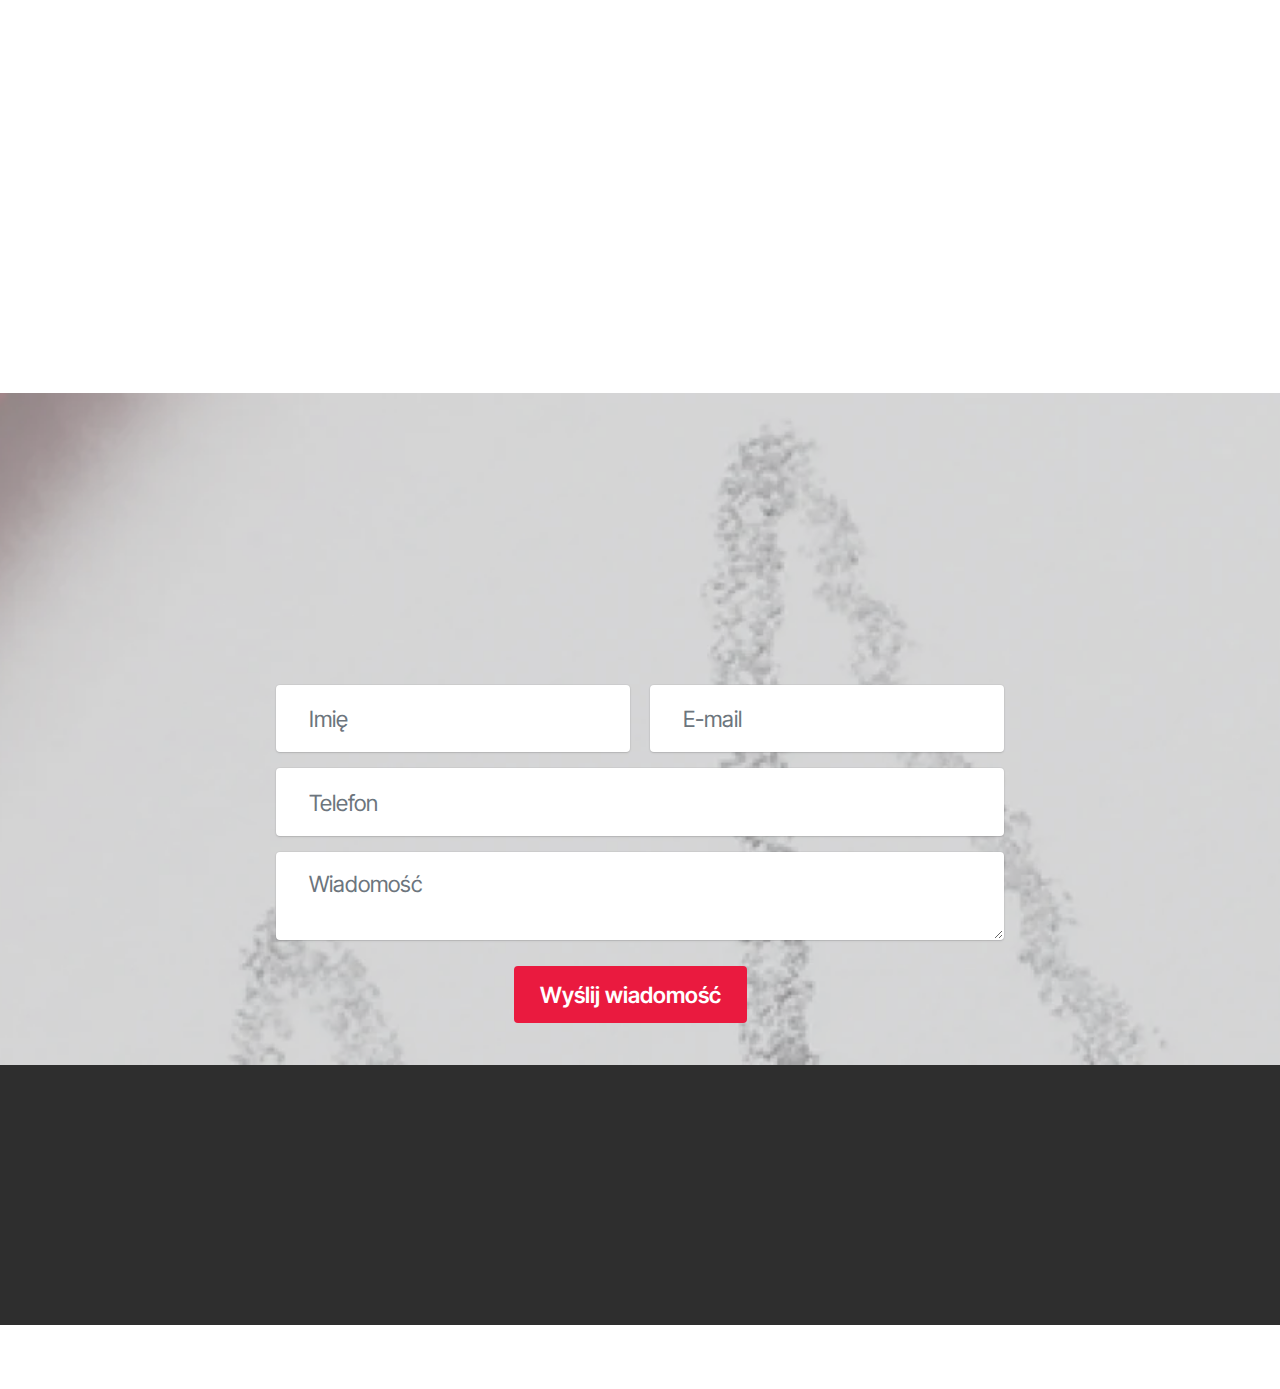
<file: rodzaje.html>
<!DOCTYPE html>
<html  >
<head>
  <!-- Site made with Mobirise Website Builder v5.9.6, https://mobirise.com -->
  <meta charset="UTF-8">
  <meta http-equiv="X-UA-Compatible" content="IE=edge">
  <meta name="generator" content="Mobirise v5.9.6, mobirise.com">
  <meta name="viewport" content="width=device-width, initial-scale=1, minimum-scale=1">
  <link rel="shortcut icon" href="assets/images/favicon-tbn-24x24-2.png" type="image/x-icon">
  <meta name="description" content="Twoja twórcza podróż zaczyna się tutaj. Ta seria obejmuje wszystkie podstawowe produkty w atrakcyjnych cenach, dzięki czemu każdy może spróbować swoich sił w sztuce!">
  
  
  <title>Rodzaje glinek: Przewodnik po glinach MM</title>
  <link rel="stylesheet" href="assets/web/assets/mobirise-icons2/mobirise2.css">
  <link rel="stylesheet" href="assets/bootstrap/css/bootstrap.min.css">
  <link rel="stylesheet" href="assets/bootstrap/css/bootstrap-grid.min.css">
  <link rel="stylesheet" href="assets/bootstrap/css/bootstrap-reboot.min.css">
  <link rel="stylesheet" href="assets/animatecss/animate.css">
  <link rel="stylesheet" href="assets/dropdown/css/style.css">
  <link rel="stylesheet" href="assets/socicon/css/styles.css">
  <link rel="stylesheet" href="assets/theme/css/style.css">
  <link rel="preload" href="https://fonts.googleapis.com/css?family=Inter+Tight:100,200,300,400,500,600,700,800,900,100i,200i,300i,400i,500i,600i,700i,800i,900i&display=swap" as="style" onload="this.onload=null;this.rel='stylesheet'">
  <noscript><link rel="stylesheet" href="https://fonts.googleapis.com/css?family=Inter+Tight:100,200,300,400,500,600,700,800,900,100i,200i,300i,400i,500i,600i,700i,800i,900i&display=swap"></noscript>
  <link rel="preload" as="style" href="assets/mobirise/css/mbr-additional.css"><link rel="stylesheet" href="assets/mobirise/css/mbr-additional.css" type="text/css">

  
  
  
</head>
<body>
  
  <section data-bs-version="5.1" class="menu menu2 cid-tWP9yHDuY3" once="menu" id="menu02-5z">
	

	<nav class="navbar navbar-dropdown navbar-expand-lg">
		<div class="container">
			<div class="navbar-brand">
				<span class="navbar-logo">
					<a href="http://montmarte.pl">
						<img src="assets/images/222-134x53.png" alt="Mobirise Website Builder" style="height: 3.6rem;">
					</a>
				</span>
				
			</div>
			<button class="navbar-toggler" type="button" data-toggle="collapse" data-bs-toggle="collapse" data-target="#navbarSupportedContent" data-bs-target="#navbarSupportedContent" aria-controls="navbarNavAltMarkup" aria-expanded="false" aria-label="Toggle navigation">
				<div class="hamburger">
					<span></span>
					<span></span>
					<span></span>
					<span></span>
				</div>
			</button>
			<div class="collapse navbar-collapse" id="navbarSupportedContent">
				<ul class="navbar-nav nav-dropdown" data-app-modern-menu="true"><li class="nav-item">
						<a class="nav-link link text-black text-primary display-4" href="o-nas.html">O nas</a>
					</li>
					<li class="nav-item">
						<a class="nav-link link text-black text-primary display-4" href="nasze-produkty.html" aria-expanded="false">Nasze produkty&nbsp;<br></a>
					</li><li class="nav-item"><a class="nav-link link text-black text-primary display-4" href="wspolpraca.html">Współpraca</a></li><li class="nav-item"><a class="nav-link link text-black text-primary display-4" href="page4.html">Blog</a></li>
					<li class="nav-item">
						<a class="nav-link link text-black text-primary display-4" href="page5.html">Kontakt</a>
					</li></ul>
				<div class="icons-menu">
					<a class="iconfont-wrapper" href="tel:+48 696398621">
						<span class="p-2 mbr-iconfont mobi-mbri-phone mobi-mbri"></span>
					</a>
					<a class="iconfont-wrapper" href="mailto:biuro@montmarte.pl">
						<span class="p-2 mbr-iconfont mobi-mbri-letter mobi-mbri"></span>
					</a>
					
					
				</div>
				<div class="navbar-buttons mbr-section-btn"><a class="btn btn-primary display-4" href="nasze-produkty.html">I can create</a></div>
			</div>
		</div>
	</nav>
</section>

<section data-bs-version="5.1" class="video05 cid-tWP9yFOYZ2" id="video05-5y">
    

    
    

    <div class="container">
        <div class="row justify-content-center">
            <div class="title-wrapper mb-5">
                
            </div>
            <div class="col-12 col-md">
                <div class="text-wrapper">
                    
                    <p class="mbr-text mb-4 mbr-fonts-style display-7">Chcesz zacząć przygodę z gliną, ale nie jesteś pewien, który wybrać? Przy tak wielu różnych rodzajach gliny może być mylące, od czego zacząć. Zebraliśmy więc poręczny przewodnik po glinie.
<br>
<br></p>
                    
                </div>
            </div>
            <div class="col-12 col-md-6 video-block">
                <div class="mbr-figure"><iframe class="mbr-embedded-video" src="https://www.youtube.com/embed/FZdVRJnAMuE?rel=0&amp;amp;mute=1&amp;showinfo=0&amp;autoplay=1&amp;loop=1&amp;playlist=FZdVRJnAMuE" width="1280" height="720" frameborder="0" allowfullscreen></iframe></div>
                
            </div>
        </div>
    </div>
</section>

<section data-bs-version="5.1" class="article11 cid-tWP9yIwvks" id="article11-60">
    

    
    
    <div class="container-fluid">
        <div class="row justify-content-center">
            <div class="title col-md-12 col-lg-10">
                
                <h4 class="mbr-section-subtitle align-center mbr-fonts-style mt-4 display-7"><div><span style="font-size: 1.4rem;"><strong>Glinka sucha na powietrzu:</strong></span></div><div>Ten rodzaj gliny jest fantastyczny dla początkujących, małych artystów i wielu prostych projektów z gliny DIY. Od dekoracji bożonarodzeniowych i Halloween po weekendowe rękodzieło – glina schnąca na powietrzu jest łatwa w obróbce i łatwo wysycha przez noc. Ze względu na powolny czas schnięcia, ta gęsta glina ma duże okno do tworzenia przed zastygnięciem.
</div><div><br></div><div>W przeciwieństwie do glinki polimerowej, która będzie wymagała pieczenia w piekarniku, glinka suszona na powietrzu (jak sama nazwa wskazuje) z łatwością wyschnie na powietrzu. W wyniku odparowania gliny mogą pojawić się pęknięcia, ale jest to normalne i łatwe do naprawienia . Jeśli Twoje dzieło będzie miało kontakt z wodą lub planujesz wystawić je na zewnątrz, musisz zabezpieczyć glinkę suszącą się na powietrzu. Jest to naprawdę proste i można je łatwo wykonać, dodając dwie warstwy farby akrylowej lub lakieru do glinki schnącego na powietrzu.
</div><div><br></div><div>Typy:
</div><div>- Biały lub terakota
</div><div><br></div><div>Rozmiary:
</div><div>- 500 g (1,1 funta)
</div><div>- 2 kg (4,4 funta)
</div><div><br></div><div>Techniki:
</div><div>- Budowa płyt
</div><div>- Ceramika zaciskana
</div><div>&nbsp;- Poślizg
</div><div>- Hydroizolacja
</div><div><br></div><div>Więcej technik można znaleźć w naszych technikach suszenia gliny na powietrzu
</div><div><br></div><div><br></div><div><br></div><div><strong>Polimerowa glina:
</strong></div><div>Jeśli chcesz tworzyć projekty rzeźb, roślin doniczkowych, biżuterii lub koralików, glinka polimerowa jest tego warta! Glina polimerowa i glinka schnąca na powietrzu są podobne, chociaż glinka polimerowa schnie mocno, więc świetnie nadaje się do tworzenia biżuterii. Glinka polimerowa jest wykonana z tworzywa sztucznego i gdy nagrzeje się wystarczająco, twardnieje, łącząc glinę ze sobą.
</div><div><br></div><div><br></div><div><br></div><div>W przeciwieństwie do gliny suszonej na powietrzu, glinka polimerowa wymaga piekarnika, aby stwardnieć i stwardnieć, ale nie musisz się martwić, że Twój projekt będzie wodoodporny. Glinka polimerowa Mont Marte Make n Bake jest miękka, gładka i plastyczna po kondycjonowaniu. Glina polimerowa dobrze trzyma formę i po wyschnięciu można ją wiercić, szlifować, ciąć i malować. Możesz też użyć formy silikonowej do tworzenia kształtów w glinie polimerowej. Nie wiesz jak? Sprawdź ten przydatny sposób.
</div><div><br></div><div>Typy:
</div><div>- Glinka polimerowa Make n Bake, dostępna w wielu kolorach
</div><div><br></div><div>Rozmiary:
</div><div>- 60g (2,1 uncji)
</div><div>- 400g (14,1 uncji)
</div><div>- 100g
</div><div><br></div><div>Techniki:
</div><div>- Laski gliniane
</div><div>- Zwijanie gliny
</div><div>- Armatura
</div><div>- Marmurki
</div><div><br></div><div>Więcej technik znajdziesz w naszych technikach z glinką polimerową.
</div><div><br></div><div><strong>Modelująca glina:
</strong></div><div>Modelina jest świetna dla małych artystów lub tych, którzy chcą tworzyć zabawne prace z gliny, których nie trzeba piec ani utwardzać. Modelina jest miękka, giętka i dostępna w różnych kolorach. Zazwyczaj ten rodzaj gliny można mieszać, a kolory łatwo się ze sobą łączą, tworząc nowe, więc nie będziesz potrzebować każdego koloru pod słońcem, aby wykazać się kreatywnością. W zależności od producenta glina modelarska zwykle dobrze trzyma kształt, dzięki czemu można łatwo tworzyć kształty 3D, takie jak kule. Modelina doskonale nadaje się do glinkowania, tworzenia z dziećmi lub wszędzie tam, gdzie chcesz tworzyć z gliny i nie musisz czekać, aż wyschnie lub stwardnieje.
</div><div><br></div><div>Typy:
</div><div>- Odkrycie
</div><div>- Graj
</div><div><br></div><div>Rozmiary:
</div><div>- 6 szt. ciasta do zabawy
</div><div>- 21 szt. masy modelarskiej
</div><div>- 24 szt. masy modelarskiej
</div><div><br></div><div>Techniki:
</div><div>- Mieszanie
</div><div>- Kształtowanie
</div><div>- Glinowanie
</div><div><br></div><div><strong>Gips modelarski:</strong></div><div>Z gipsu paryskiego można wykonywać odlewy, formy czy rzeźby. Jest to szybko utwardzający się proszek, który po zmieszaniu z wodą zamienia się w gips. Dobry stosunek to około 1 część wody na 3 części gipsu, chociaż mniejsza ilość wody sprawi, że odlew będzie mocniejszy. Praca z gipsem może być niebezpieczna, jeśli nie masz pewności, jak to zrobić, dlatego przed rozpoczęciem obejrzyj nasz film wideo dotyczący prawidłowego mieszania gipsu i nigdy nie używaj gołych rąk do mieszania lub mieszania gipsu.
</div><div><br></div><div>Typy:
</div><div>- Podpis
</div><div><br></div><div>Rozmiar:
</div><div>- 1 kg
</div><div><br></div><div><br></div><div>Techniki:
</div><div>- Odlewanie
</div><div>- Formowanie
</div><div>- Rzeźbienie
</div><div><br></div><div><br></div><div><br></div><div><strong>Okład z płótna gipsowego:</strong></div><div>Ten rodzaj glinki to połączenie gipsu paryskiego i okładu przypominającego gazę bawełnianą. To medium jest świetną alternatywą dla papier mache i działa w podobny sposób (chociaż Twoje dzieła będą znacznie mocniejsze i lepiej trzymają formę niż papier mache). Paski bawełnianej folii można łatwo przyciąć na wymiar lub wykorzystać do zakrycia drucianej ramy, modelu lub przedmiotów, dzięki czemu jest to doskonały wybór do tworzenia masek, rzeźb, projektów szkolnych lub prac hobbystycznych. Okład z płótna gipsowego można budować, wystarczy wyciąć paski, zwilżyć bawełnianą folię i nadać jej odpowiedni kształt. Po wyschnięciu szmatka wyschnie mocno i będziesz mieć rzeźbę! Owijka z tkaniny gipsowej będzie wymagała warstwy farby akrylowej, aby Twoje dzieło stało się wodoodporne, a po wyschnięciu można ją przeszlifować i pomalować.
</div><div><br></div><div>Typy:
</div><div>- Podpis
</div><div><br></div><div>Rozmiary:
</div><div>- 10 cm x 4,6 m (3,9 cala x 14,8 stopy)
</div><div><br></div><div>Techniki:
</div><div>- Odlewanie
</div><div>- Formowanie
</div><div>- Rzeźbienie
</div><div>- Paper Mache
</div><div><br></div><div><br></div><div><br></div><div>Mamy nadzieję, że ten przewodnik po glinach znacznie ułatwił Ci podjęcie decyzji o tym, jakiego rodzaju gliny użyć. Rozpocznij realizację tego glinianego projektu, korzystając z jednego z naszych projektów. Lub wypróbuj jeden z 4 łatwych do wyschnięcia na powietrzu projektów gliny.
</div><div><br></div><div>Mamy nadzieję, że zainspirujecie się do stworzenia czegoś z gliny. Wypróbuj polimer, utwardzanie powietrzem, modelarstwo lub gips Paris dla siebie i #montmarteart lub oznacz nas @montmarteart na Instagramie lub  Facebooku , chętnie zobaczymy, co stworzysz.</div><div>
</div><div> 
</div><div>
</div><div>
</div><div> 
</div><div>
</div><div>
</div><div> 
</div><div>
</div><div>
</div><div>
</div><div>
</div><div>
</div><div>
</div><div>
</div><div>
</div><div>
</div><div>
</div><div>
</div><div>
</div><div>
</div><div>
</div><div>
</div></h4>
                
            </div>
        </div>
    </div>
</section>

<section data-bs-version="5.1" class="social02 cid-tWP9yJh0Nu" id="social02-61">
	

	
	
	<div class="container">
		<div class="row justify-content-center">
			<div class="col-12 content-head">
				<div class="mb-5">
					<h5 class="mbr-section-title mbr-fonts-style align-center mb-0 display-5"><strong>Zapraszamy do rodziny Mont Marte!</strong></h5>
					
				</div>
			</div>
		</div>
		<div class="row">
			<div class="item features-without-image col-12 col-md-6 col-lg-4">
				<div class="item-wrapper">
					<a href="http://instagram.com/montmarteart" target="_blank"><span class="mbr-iconfont m-auto socicon-instagram socicon" style="color: rgb(0, 0, 0); fill: rgb(0, 0, 0);"></span></a>
					<div class="card-box">
						<h4 class="card-title mbr-fonts-style mb-1 display-7">
							<strong><a href="http://instagram.com/montmarteart" class="text-primary" target="_blank">Instagram</a></strong>
						</h4>
						
					</div>
				</div>
			</div>
			<div class="item features-without-image col-12 col-md-6 col-lg-4">
				<div class="item-wrapper">
					<a href="http://montmarte.com"><span class="mbr-iconfont m-auto mobi-mbri-globe-2 mobi-mbri"></span></a>
					<div class="card-box">
						<h4 class="card-title mbr-fonts-style mb-1 display-7">
							<strong><a href="http://montmarte.com" class="text-primary" target="_blank">Strona Globalna</a></strong></h4>
						
					</div>
				</div>
			</div>
			<div class="item features-without-image col-12 col-md-6 col-lg-4">
				<div class="item-wrapper">
					<a href="http://pinterest.com.au/montmarteart" target="_blank"><span class="mbr-iconfont m-auto socicon-pinterest socicon"></span></a>
					<div class="card-box">
						<h4 class="card-title mbr-fonts-style mb-1 display-7">
							<strong><a href="http://pinterest.com.au/montmarteart" class="text-primary">Pinterest</a></strong>
						</h4>
						
					</div>
				</div>
			</div>
			<div class="item features-without-image col-12 col-md-6 col-lg-4">
				<div class="item-wrapper">
					<a href="https://www.youtube.com/channel/UC024o28hUfRzMyl7xnHRoog" target="_blank"><span class="mbr-iconfont m-auto socicon-youtube socicon" style="color: rgb(0, 0, 0); fill: rgb(0, 0, 0);"></span></a>
					<div class="card-box">
						<h4 class="card-title mbr-fonts-style mb-1 display-7">
							<strong><a href="https://www.youtube.com/channel/UC024o28hUfRzMyl7xnHRoog" class="text-primary">YouTube</a></strong>
						</h4>
						
					</div>
				</div>
			</div>
			<div class="item features-without-image col-12 col-md-6 col-lg-4">
				<div class="item-wrapper">
					<a href="http://tiktok.com/@montmarteart" target="_blank"><span class="mbr-iconfont m-auto socicon-tiktok socicon"></span></a>
					<div class="card-box">
						<h4 class="card-title mbr-fonts-style mb-1 display-7">
							<strong><a href="http://tiktok.com/@montmarteart" class="text-primary" target="_blank">TikTok</a></strong></h4>
						
					</div>
				</div>
			</div>
			<div class="item features-without-image col-12 col-md-6 col-lg-4">
				<div class="item-wrapper">
					<a href="http://facebook.com/MontMarteArt" target="_blank"><span class="mbr-iconfont m-auto socicon-facebook socicon"></span></a>
					<div class="card-box">
						<h4 class="card-title mbr-fonts-style mb-1 display-7">
							<strong><a href="http://facebook.com/MontMarteArt" class="text-primary" target="_blank">Facebook</a></strong>
						</h4>
						
					</div>
				</div>
			</div>
		</div>
	</div>
</section>

<section data-bs-version="5.1" class="image4 cid-tWP9yKs5V8" id="image04-62">
    

    <div class="image-block m-auto">
        <img src="assets/images/zrzut-ekranu-2023-11-23-162616-1293x213.png" alt="Mobirise">
        
    </div>
</section>

<section data-bs-version="5.1" class="form5 cid-tWP9yL0x9W" id="form02-63">
    
    <div class="mbr-overlay"></div>
    <div class="container">
        <div class="mbr-section-head mb-5">
            
            <h4 class="mbr-section-subtitle mbr-fonts-style align-center mb-0 mt-4 display-5"><strong>Zainteresowały Cię nasze produkty i potrzebujesz więcej informacji?<br>Zapraszamy do kontaktu.</strong></h4>
        </div>
        <div class="row justify-content-center mt-4">
            <div class="col-lg-8 mx-auto mbr-form" data-form-type="formoid">
                <form action="https://mobirise.eu/" method="POST" class="mbr-form form-with-styler" data-form-title="Form Name"><input type="hidden" name="email" data-form-email="true" value="XzfMS+Ckpuf0oUcWws/Qdv6HqmjNtYQAzwgC6U0POvfsDx8sUQzti1j9xZdcuSdxV+Fit5conJ93nbUiGalGYgIInf5N7YrB39W74metetSJzlOgZ7zPlpnMhfHGhMCG">
                    <div class="row">
                        <div hidden="hidden" data-form-alert="" class="alert alert-success col-12">Dziękujemy za wypełnienie formularza!</div>
                        <div hidden="hidden" data-form-alert-danger="" class="alert alert-danger col-12">
                            Oops...! some problem!
                        </div>
                    </div>
                    <div class="dragArea row">
                        <div class="col-md col-sm-12 form-group mb-3" data-for="name">
                            <input type="text" name="name" placeholder="Imię" data-form-field="name" class="form-control" value="" id="name-form02-63">
                        </div>
                        <div class="col-md col-sm-12 form-group mb-3" data-for="email">
                            <input type="email" name="email" placeholder="E-mail" data-form-field="email" class="form-control" value="" id="email-form02-63">
                        </div>
                        <div class="col-12 form-group mb-3" data-for="phone">
                            <input type="tel" name="phone" placeholder="Telefon" data-form-field="phone" class="form-control" value="" id="phone-form02-63">
                        </div>
                        <div class="col-12 form-group mb-3" data-for="textarea">
                            <textarea name="textarea" placeholder="Wiadomość" data-form-field="textarea" class="form-control" id="textarea-form02-63"></textarea>
                        </div>
                        <div class="col-lg-12 col-md-12 col-sm-12 align-center mbr-section-btn"><button type="submit" class="btn btn-primary display-7">Wyślij wiadomość</button></div>
                    </div>
                </form>
            </div>
        </div>
    </div>
</section>

<section data-bs-version="5.1" class="footer1 programm5 cid-tWP9yLICZO" once="footers" id="footer03-64">

        

    

    <div class="container">
        <div class="row">

            <div class="row-links mb-4">
                <ul class="header-menu">
                  
                  
                  
                  
                <li class="header-menu-item mbr-fonts-style display-5"><a href="o-nas.html" class="text-danger text-primary">O nas</a></li><li class="header-menu-item mbr-fonts-style display-5"><a href="nasze-produkty.html" class="text-danger text-primary">Nasze produkty</a></li><li class="header-menu-item mbr-fonts-style display-5"><a href="wspolpraca.html" class="text-danger text-primary">Współpraca</a></li><li class="header-menu-item mbr-fonts-style display-5"><a href="page5.html" class="text-danger text-primary">Kontakt</a></li></ul>
              </div>

            <div class="col-12">
                <div class="social-row">
                    <div class="soc-item">
                        <a href="http://facebook.com/MontMarteArt" target="_blank">
                            <span class="mbr-iconfont display-7 socicon-facebook socicon"></span>
                        </a>
                    </div>
                    <div class="soc-item">
                        <a href="http://pinterest.com.au/montmarteart" target="_blank">
                            <span class="mbr-iconfont socicon-pinterest socicon"></span>
                        </a>
                    </div>
                    <div class="soc-item">
                        <a href="http://instagram.com/montmarteart" target="_blank">
                            <span class="mbr-iconfont socicon-instagram socicon"></span>
                        </a>
                    </div>
                    <div class="soc-item">
                        <a href="http://tiktok.com/@montmarteart" target="_blank">
                            <span class="mbr-iconfont socicon-tiktok socicon"></span>
                        </a>
                    </div>
                    <div class="soc-item">
                        <a href="https://www.youtube.com/@MontMarteArt" target="_blank">
                            <span class="mbr-iconfont socicon-youtube socicon"></span>
                        </a>
                    </div>
                </div>
            </div>
            
        </div>
    </div>
</section><section class="display-7" style="padding: 0;align-items: center;justify-content: center;flex-wrap: wrap;    align-content: center;display: flex;position: relative;height: 4rem;"><a href="https://mobiri.se/3115905" style="flex: 1 1;height: 4rem;position: absolute;width: 100%;z-index: 1;"><img alt="" style="height: 4rem;" src="[data-uri]"></a><p style="margin: 0;text-align: center;" class="display-7">&#8204;</p><a style="z-index:1" href="https://mobirise.com/drag-drop-website-builder.html">Drag & Drop Website Builder</a></section><script src="assets/bootstrap/js/bootstrap.bundle.min.js"></script>  <script src="assets/smoothscroll/smooth-scroll.js"></script>  <script src="assets/ytplayer/index.js"></script>  <script src="assets/dropdown/js/navbar-dropdown.js"></script>  <script src="assets/theme/js/script.js"></script>  <script src="assets/formoid/formoid.min.js"></script>  
  
  
 <div id="scrollToTop" class="scrollToTop mbr-arrow-up"><a style="text-align: center;"><i class="mbr-arrow-up-icon mbr-arrow-up-icon-cm cm-icon cm-icon-smallarrow-up"></i></a></div>
    <input name="animation" type="hidden">
  </body>
</html>
</file>
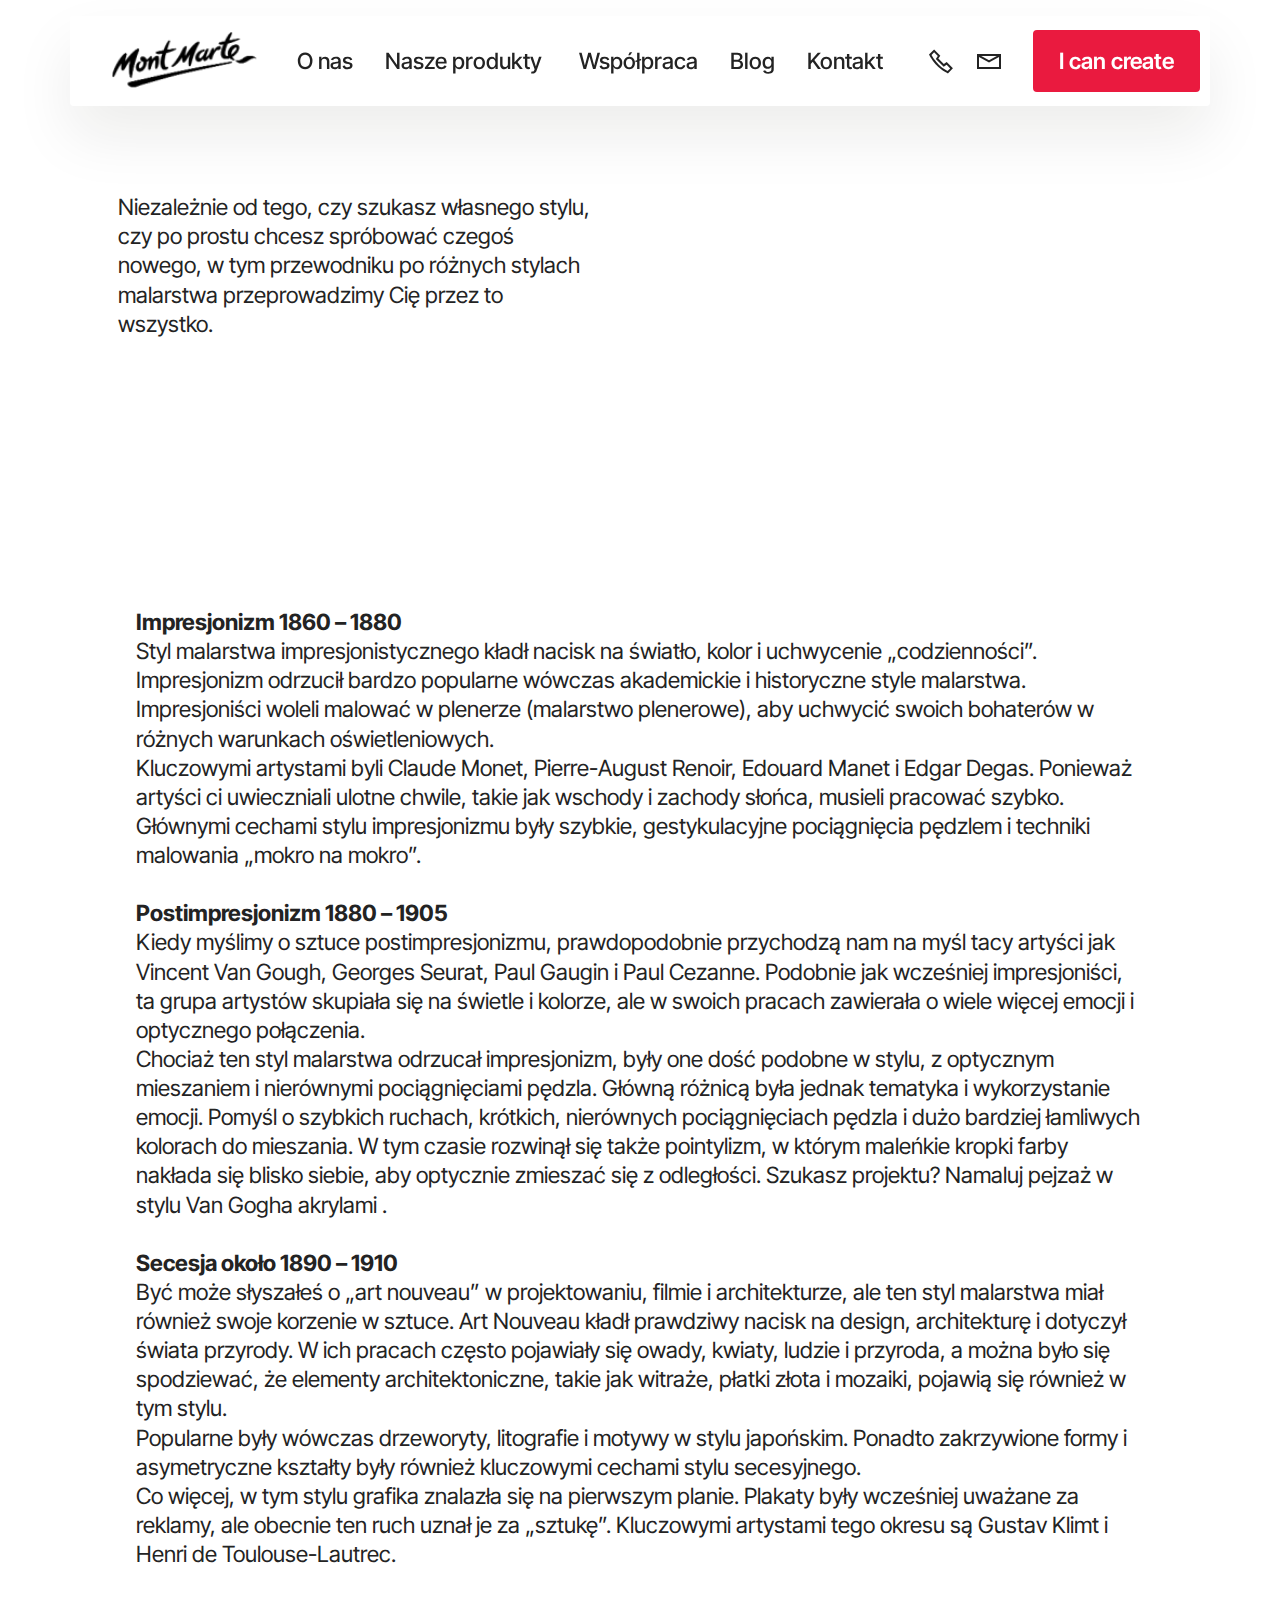
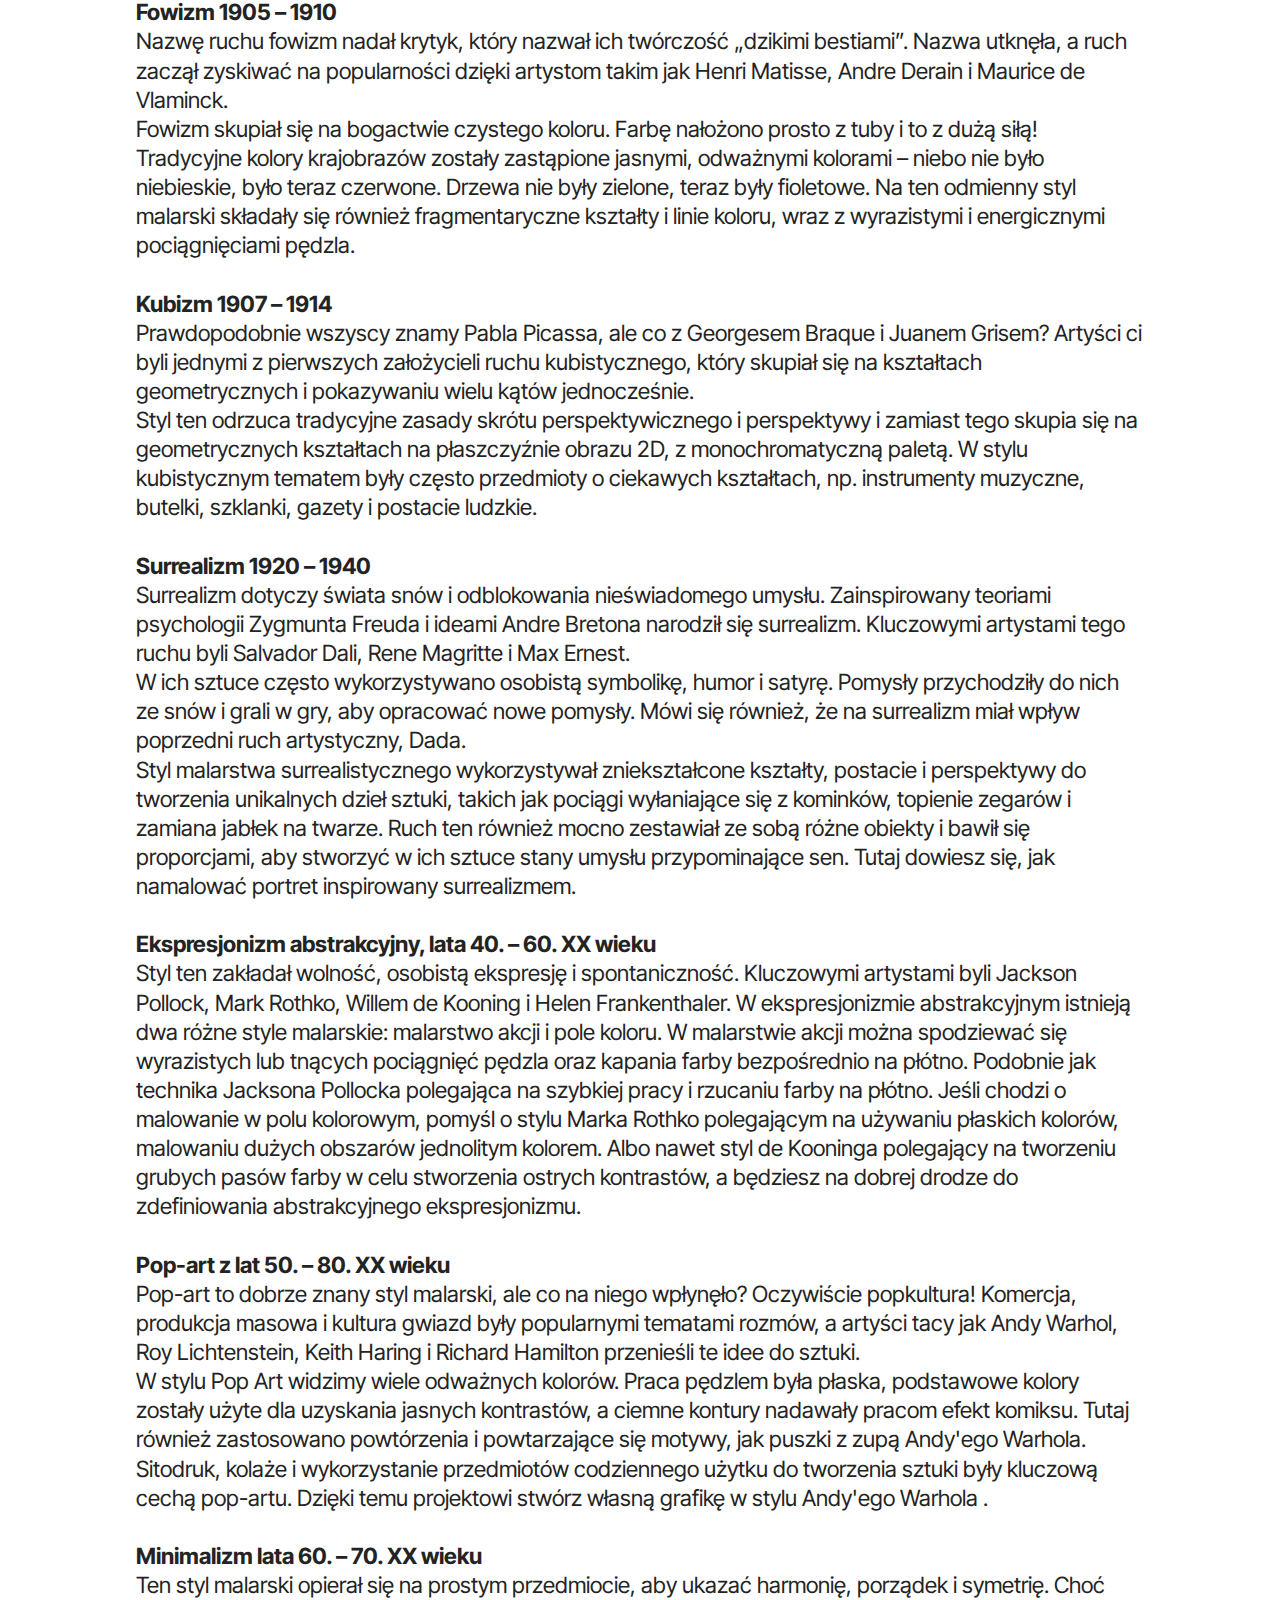
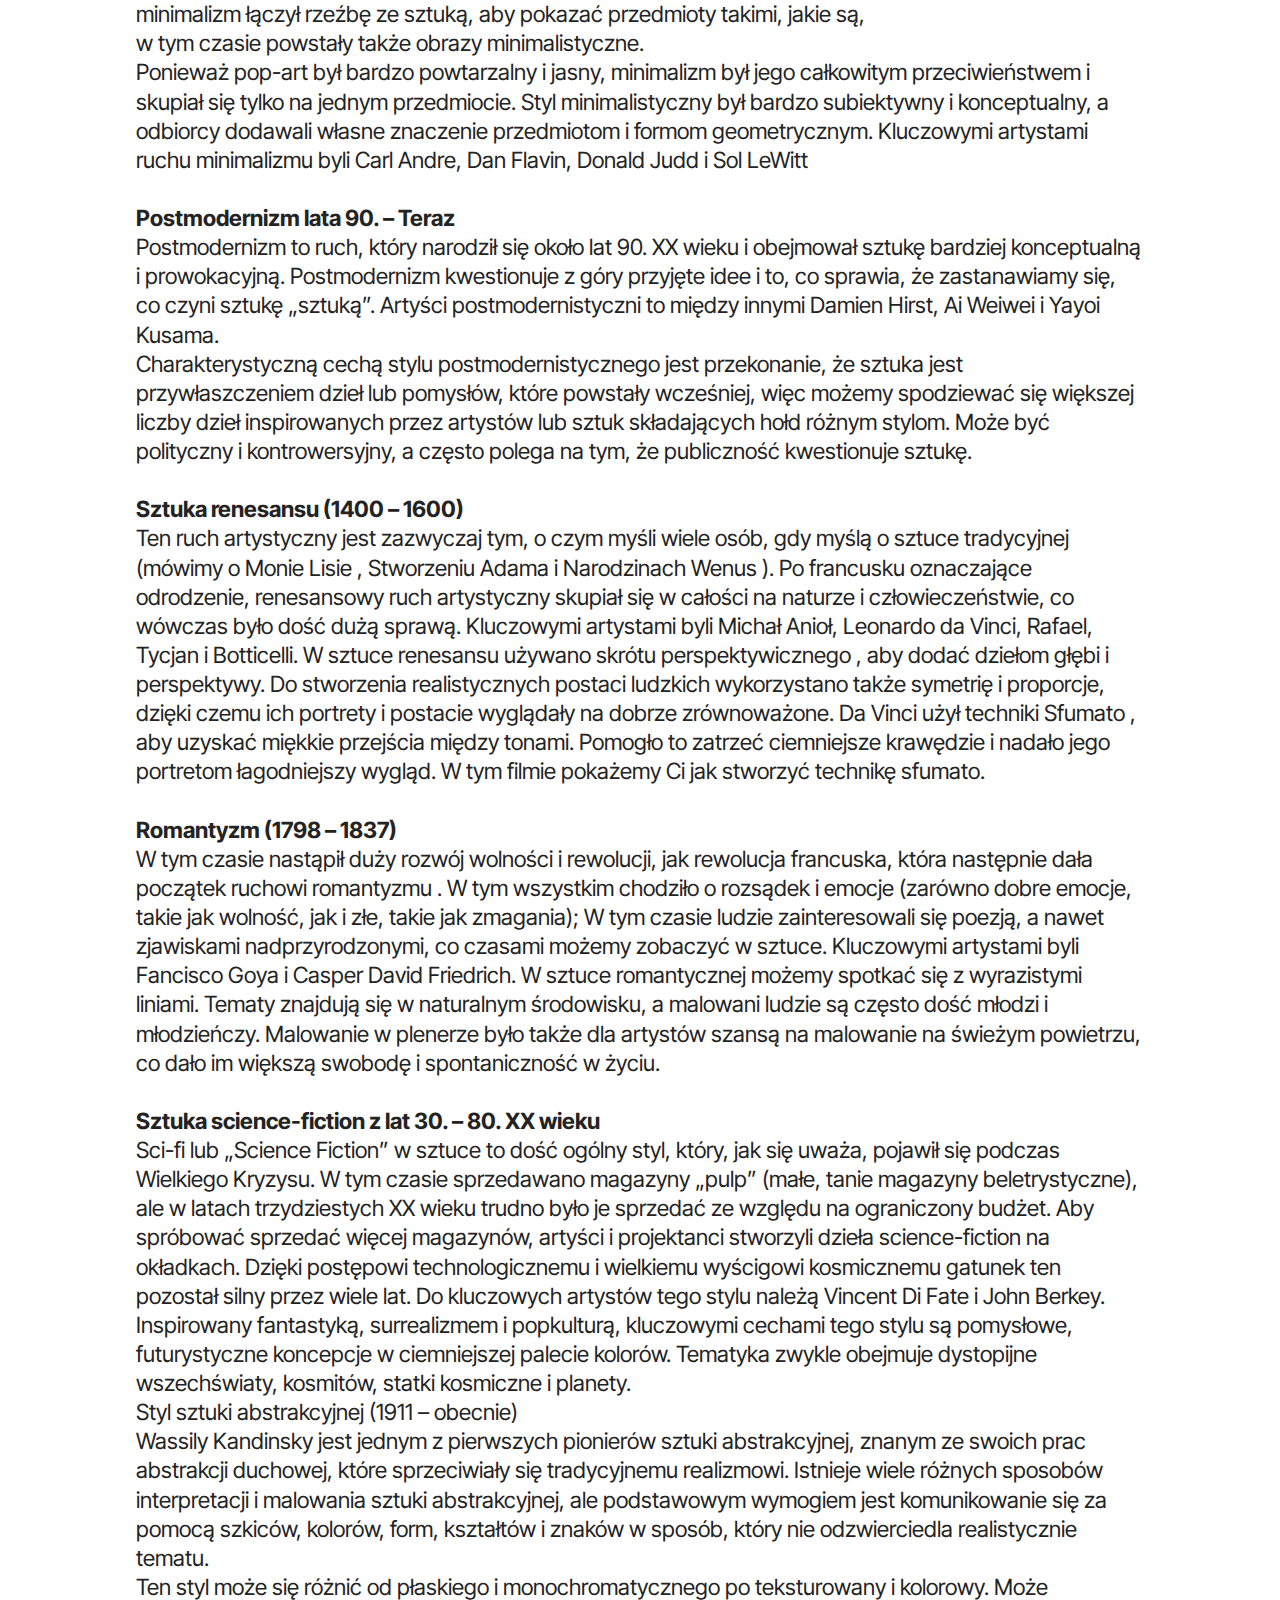
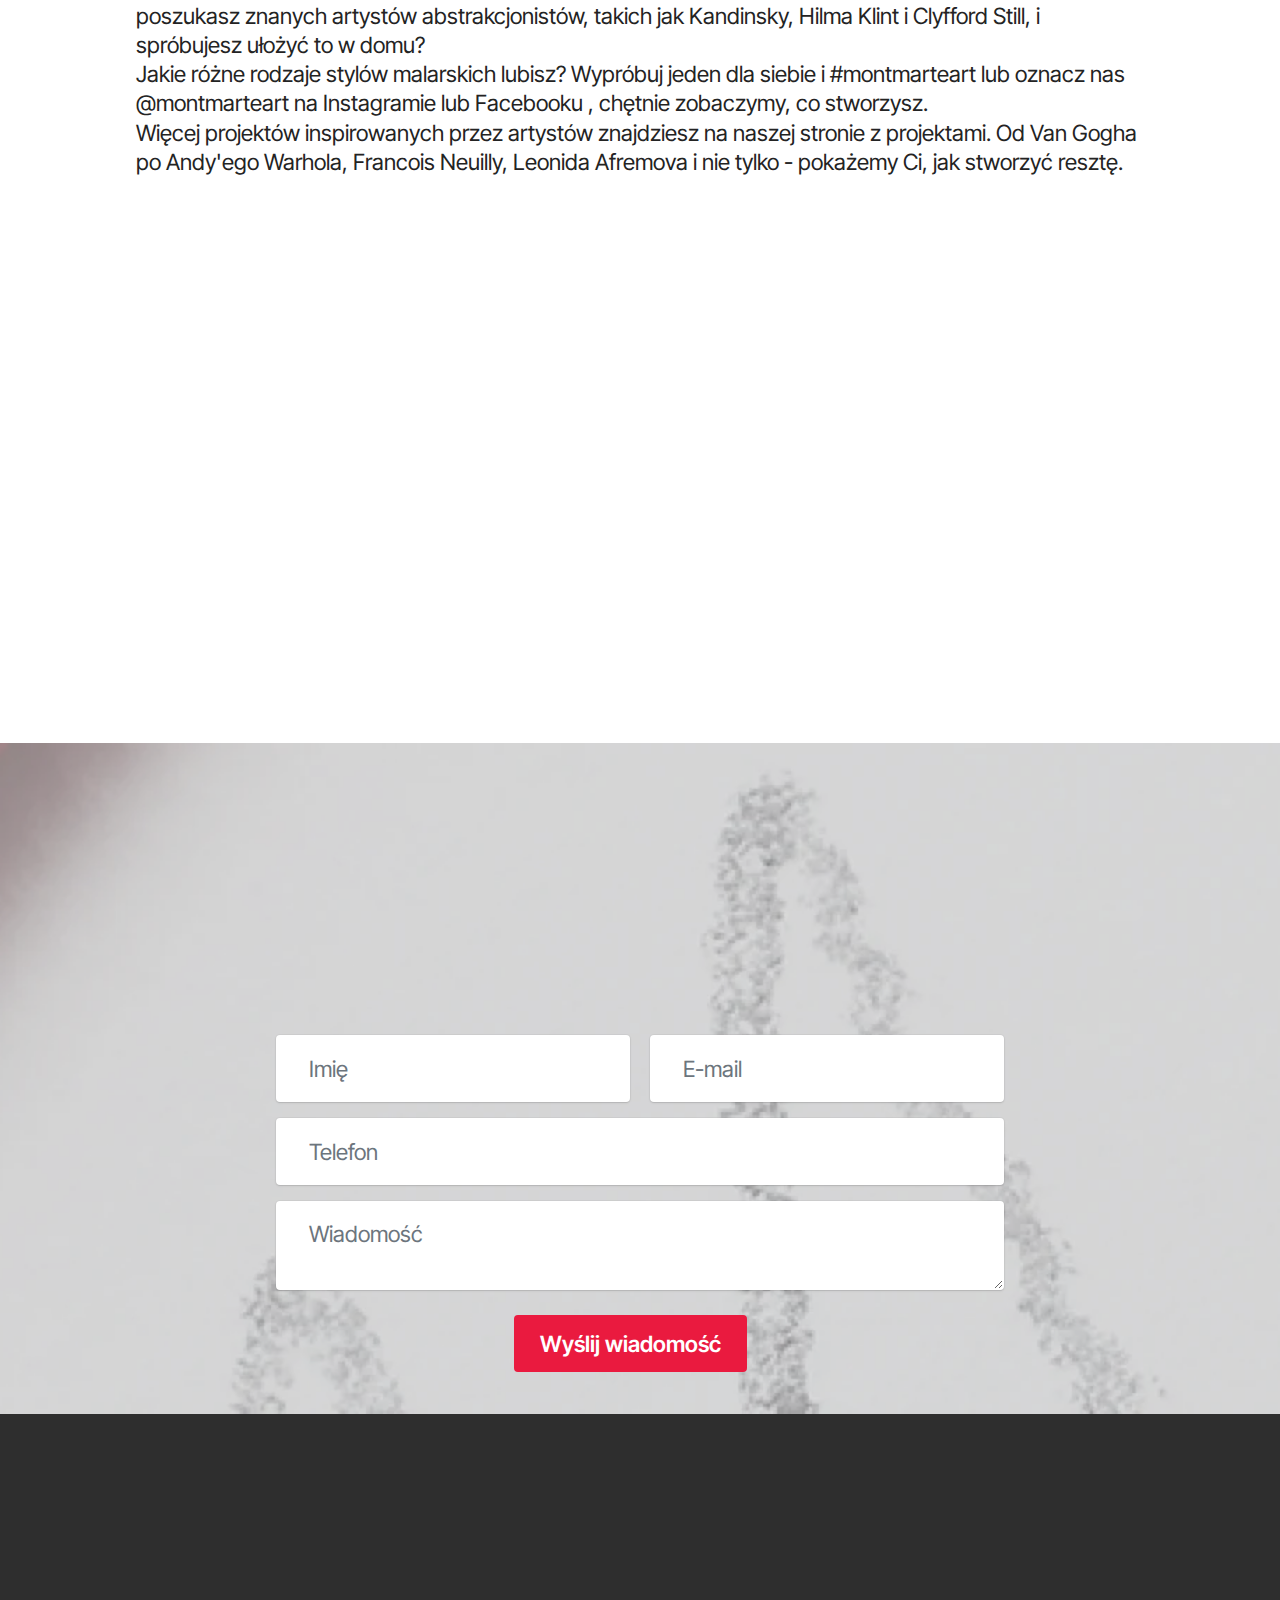
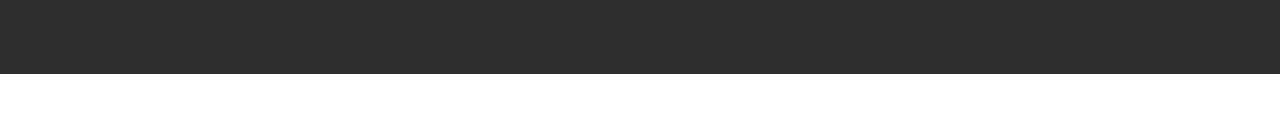
<file: style.html>
<!DOCTYPE html>
<html  >
<head>
  <!-- Site made with Mobirise Website Builder v5.9.6, https://mobirise.com -->
  <meta charset="UTF-8">
  <meta http-equiv="X-UA-Compatible" content="IE=edge">
  <meta name="generator" content="Mobirise v5.9.6, mobirise.com">
  <meta name="viewport" content="width=device-width, initial-scale=1, minimum-scale=1">
  <link rel="shortcut icon" href="assets/images/favicon-tbn-24x24-2.png" type="image/x-icon">
  <meta name="description" content="Twoja twórcza podróż zaczyna się tutaj. Ta seria obejmuje wszystkie podstawowe produkty w atrakcyjnych cenach, dzięki czemu każdy może spróbować swoich sił w sztuce!">
  
  
  <title>Przewodnik po różnych stylach malarskich</title>
  <link rel="stylesheet" href="assets/web/assets/mobirise-icons2/mobirise2.css">
  <link rel="stylesheet" href="assets/bootstrap/css/bootstrap.min.css">
  <link rel="stylesheet" href="assets/bootstrap/css/bootstrap-grid.min.css">
  <link rel="stylesheet" href="assets/bootstrap/css/bootstrap-reboot.min.css">
  <link rel="stylesheet" href="assets/animatecss/animate.css">
  <link rel="stylesheet" href="assets/dropdown/css/style.css">
  <link rel="stylesheet" href="assets/socicon/css/styles.css">
  <link rel="stylesheet" href="assets/theme/css/style.css">
  <link rel="preload" href="https://fonts.googleapis.com/css?family=Inter+Tight:100,200,300,400,500,600,700,800,900,100i,200i,300i,400i,500i,600i,700i,800i,900i&display=swap" as="style" onload="this.onload=null;this.rel='stylesheet'">
  <noscript><link rel="stylesheet" href="https://fonts.googleapis.com/css?family=Inter+Tight:100,200,300,400,500,600,700,800,900,100i,200i,300i,400i,500i,600i,700i,800i,900i&display=swap"></noscript>
  <link rel="preload" as="style" href="assets/mobirise/css/mbr-additional.css"><link rel="stylesheet" href="assets/mobirise/css/mbr-additional.css" type="text/css">

  
  
  
</head>
<body>
  
  <section data-bs-version="5.1" class="menu menu2 cid-tWP8vSIdmj" once="menu" id="menu02-5s">
	

	<nav class="navbar navbar-dropdown navbar-expand-lg">
		<div class="container">
			<div class="navbar-brand">
				<span class="navbar-logo">
					<a href="http://montmarte.pl">
						<img src="assets/images/222-134x53.png" alt="Mobirise Website Builder" style="height: 3.6rem;">
					</a>
				</span>
				
			</div>
			<button class="navbar-toggler" type="button" data-toggle="collapse" data-bs-toggle="collapse" data-target="#navbarSupportedContent" data-bs-target="#navbarSupportedContent" aria-controls="navbarNavAltMarkup" aria-expanded="false" aria-label="Toggle navigation">
				<div class="hamburger">
					<span></span>
					<span></span>
					<span></span>
					<span></span>
				</div>
			</button>
			<div class="collapse navbar-collapse" id="navbarSupportedContent">
				<ul class="navbar-nav nav-dropdown" data-app-modern-menu="true"><li class="nav-item">
						<a class="nav-link link text-black text-primary display-4" href="o-nas.html">O nas</a>
					</li>
					<li class="nav-item">
						<a class="nav-link link text-black text-primary display-4" href="nasze-produkty.html" aria-expanded="false">Nasze produkty&nbsp;<br></a>
					</li><li class="nav-item"><a class="nav-link link text-black text-primary display-4" href="wspolpraca.html">Współpraca</a></li><li class="nav-item"><a class="nav-link link text-black text-primary display-4" href="page4.html">Blog</a></li>
					<li class="nav-item">
						<a class="nav-link link text-black text-primary display-4" href="page5.html">Kontakt</a>
					</li></ul>
				<div class="icons-menu">
					<a class="iconfont-wrapper" href="tel:+48 696398621">
						<span class="p-2 mbr-iconfont mobi-mbri-phone mobi-mbri"></span>
					</a>
					<a class="iconfont-wrapper" href="mailto:biuro@montmarte.pl">
						<span class="p-2 mbr-iconfont mobi-mbri-letter mobi-mbri"></span>
					</a>
					
					
				</div>
				<div class="navbar-buttons mbr-section-btn"><a class="btn btn-primary display-4" href="nasze-produkty.html">I can create</a></div>
			</div>
		</div>
	</nav>
</section>

<section data-bs-version="5.1" class="video05 cid-tWP8vRPOrk" id="video05-5r">
    

    
    

    <div class="container">
        <div class="row justify-content-center">
            <div class="title-wrapper mb-5">
                
            </div>
            <div class="col-12 col-md">
                <div class="text-wrapper">
                    
                    <p class="mbr-text mb-4 mbr-fonts-style display-7">Niezależnie od tego, czy szukasz własnego stylu, czy po prostu chcesz spróbować czegoś nowego, w tym przewodniku po różnych stylach malarstwa przeprowadzimy Cię przez to wszystko. 
<br>
<br></p>
                    
                </div>
            </div>
            <div class="col-12 col-md-6 video-block">
                <div class="mbr-figure"><iframe class="mbr-embedded-video" src="https://www.youtube.com/embed/l4ZMG_kbrCY?rel=0&amp;amp;mute=1&amp;showinfo=0&amp;autoplay=1&amp;loop=1&amp;playlist=l4ZMG_kbrCY" width="1280" height="720" frameborder="0" allowfullscreen></iframe></div>
                
            </div>
        </div>
    </div>
</section>

<section data-bs-version="5.1" class="article11 cid-tWP8vTjnBd" id="article11-5t">
    

    
    
    <div class="container-fluid">
        <div class="row justify-content-center">
            <div class="title col-md-12 col-lg-10">
                
                <h4 class="mbr-section-subtitle align-center mbr-fonts-style mt-4 display-7"><div><span style="font-size: 1.4rem;"><strong>Impresjonizm 1860 – 1880</strong></span><br></div><div>Styl malarstwa impresjonistycznego kładł nacisk na światło, kolor i uchwycenie „codzienności”. Impresjonizm odrzucił bardzo popularne wówczas akademickie i historyczne style malarstwa. Impresjoniści woleli malować w plenerze (malarstwo plenerowe), aby uchwycić swoich bohaterów w różnych warunkach oświetleniowych.
</div><div>Kluczowymi artystami byli Claude Monet, Pierre-August Renoir, Edouard Manet i Edgar Degas. Ponieważ artyści ci uwieczniali ulotne chwile, takie jak wschody i zachody słońca, musieli pracować szybko. Głównymi cechami stylu impresjonizmu były szybkie, gestykulacyjne pociągnięcia pędzlem i techniki malowania „mokro na mokro”.</div><strong><br></strong><div>
</div><div><strong>Postimpresjonizm 1880 – 1905
</strong></div><div>Kiedy myślimy o sztuce postimpresjonizmu, prawdopodobnie przychodzą nam na myśl tacy artyści jak Vincent Van Gough, Georges Seurat, Paul Gaugin i Paul Cezanne. Podobnie jak wcześniej impresjoniści, ta grupa artystów skupiała się na świetle i kolorze, ale w swoich pracach zawierała o wiele więcej emocji i optycznego połączenia.
</div><div>Chociaż ten styl malarstwa odrzucał impresjonizm, były one dość podobne w stylu, z optycznym mieszaniem i nierównymi pociągnięciami pędzla. Główną różnicą była jednak tematyka i wykorzystanie emocji. Pomyśl o szybkich ruchach, krótkich, nierównych pociągnięciach pędzla i dużo bardziej łamliwych kolorach do mieszania. W tym czasie rozwinął się także pointylizm, w którym maleńkie kropki farby nakłada się blisko siebie, aby optycznie zmieszać się z odległości. Szukasz projektu? Namaluj pejzaż w stylu Van Gogha akrylami .</div><strong><br></strong><div>
</div><div><strong>Secesja około 1890 – 1910
</strong></div><div>Być może słyszałeś o „art nouveau” w projektowaniu, filmie i architekturze, ale ten styl malarstwa miał również swoje korzenie w sztuce. Art Nouveau kładł prawdziwy nacisk na design, architekturę i dotyczył świata przyrody. W ich pracach często pojawiały się owady, kwiaty, ludzie i przyroda, a można było się spodziewać, że elementy architektoniczne, takie jak witraże, płatki złota i mozaiki, pojawią się również w tym stylu.
</div><div>Popularne były wówczas drzeworyty, litografie i motywy w stylu japońskim. Ponadto zakrzywione formy i asymetryczne kształty były również kluczowymi cechami stylu secesyjnego.
</div><div>Co więcej, w tym stylu grafika znalazła się na pierwszym planie. Plakaty były wcześniej uważane za reklamy, ale obecnie ten ruch uznał je za „sztukę”. Kluczowymi artystami tego okresu są Gustav Klimt i Henri de Toulouse-Lautrec.</div><br><div>
</div><div><strong>Fowizm 1905 – 1910
</strong></div><div>Nazwę ruchu fowizm nadał krytyk, który nazwał ich twórczość „dzikimi bestiami”. Nazwa utknęła, a ruch zaczął zyskiwać na popularności dzięki artystom takim jak Henri Matisse, Andre Derain i Maurice de Vlaminck.
</div><div>Fowizm skupiał się na bogactwie czystego koloru. Farbę nałożono prosto z tuby i to z dużą siłą! Tradycyjne kolory krajobrazów zostały zastąpione jasnymi, odważnymi kolorami – niebo nie było niebieskie, było teraz czerwone. Drzewa nie były zielone, teraz były fioletowe. Na ten odmienny styl malarski składały się również fragmentaryczne kształty i linie koloru, wraz z wyrazistymi i energicznymi pociągnięciami pędzla.</div><br><div>
</div><div><strong>Kubizm 1907 – 1914
</strong></div><div>Prawdopodobnie wszyscy znamy Pabla Picassa, ale co z Georgesem Braque i Juanem Grisem? Artyści ci byli jednymi z pierwszych założycieli ruchu kubistycznego, który skupiał się na kształtach geometrycznych i pokazywaniu wielu kątów jednocześnie.
</div><div>Styl ten odrzuca tradycyjne zasady skrótu perspektywicznego i perspektywy i zamiast tego skupia się na geometrycznych kształtach na płaszczyźnie obrazu 2D, z monochromatyczną paletą. W stylu kubistycznym tematem były często przedmioty o ciekawych kształtach, np. instrumenty muzyczne, butelki, szklanki, gazety i postacie ludzkie.</div><strong><br></strong><div>
</div><div><strong>Surrealizm 1920 – 1940
</strong></div><div>Surrealizm dotyczy świata snów i odblokowania nieświadomego umysłu. Zainspirowany teoriami psychologii Zygmunta Freuda i ideami Andre Bretona narodził się surrealizm. Kluczowymi artystami tego ruchu byli Salvador Dali, Rene Magritte i Max Ernest.
</div><div>W ich sztuce często wykorzystywano osobistą symbolikę, humor i satyrę. Pomysły przychodziły do ​​nich ze snów i grali w gry, aby opracować nowe pomysły. Mówi się również, że na surrealizm miał wpływ poprzedni ruch artystyczny, Dada. 
</div><div>Styl malarstwa surrealistycznego wykorzystywał zniekształcone kształty, postacie i perspektywy do tworzenia unikalnych dzieł sztuki, takich jak pociągi wyłaniające się z kominków, topienie zegarów i zamiana jabłek na twarze. Ruch ten również mocno zestawiał ze sobą różne obiekty i bawił się proporcjami, aby stworzyć w ich sztuce stany umysłu przypominające sen. Tutaj dowiesz się, jak namalować portret inspirowany surrealizmem.</div><br><div>
</div><div><strong>Ekspresjonizm abstrakcyjny, lata 40. – 60. XX wieku
</strong></div><div>Styl ten zakładał wolność, osobistą ekspresję i spontaniczność. Kluczowymi artystami byli Jackson Pollock, Mark Rothko, Willem de Kooning i Helen Frankenthaler. W ekspresjonizmie abstrakcyjnym istnieją dwa różne style malarskie: malarstwo akcji i pole koloru. W malarstwie akcji można spodziewać się wyrazistych lub tnących pociągnięć pędzla oraz kapania farby bezpośrednio na płótno. Podobnie jak technika Jacksona Pollocka polegająca na szybkiej pracy i rzucaniu farby na płótno. Jeśli chodzi o malowanie w polu kolorowym, pomyśl o stylu Marka Rothko polegającym na używaniu płaskich kolorów, malowaniu dużych obszarów jednolitym kolorem. Albo nawet styl de Kooninga polegający na tworzeniu grubych pasów farby w celu stworzenia ostrych kontrastów, a będziesz na dobrej drodze do zdefiniowania abstrakcyjnego ekspresjonizmu.</div><strong><br></strong><div>
</div><div><strong>Pop-art z lat 50. – 80. XX wieku
</strong></div><div>Pop-art to dobrze znany styl malarski, ale co na niego wpłynęło? Oczywiście popkultura! Komercja, produkcja masowa i kultura gwiazd były popularnymi tematami rozmów, a artyści tacy jak Andy Warhol, Roy Lichtenstein, Keith Haring i Richard Hamilton przenieśli te idee do sztuki.
</div><div>W stylu Pop Art widzimy wiele odważnych kolorów. Praca pędzlem była płaska, podstawowe kolory zostały użyte dla uzyskania jasnych kontrastów, a ciemne kontury nadawały pracom efekt komiksu. Tutaj również zastosowano powtórzenia i powtarzające się motywy, jak puszki z zupą Andy'ego Warhola. Sitodruk, kolaże i wykorzystanie przedmiotów codziennego użytku do tworzenia sztuki były kluczową cechą pop-artu. Dzięki temu projektowi stwórz własną grafikę w stylu Andy'ego Warhola .</div><br><div>
</div><div><strong>Minimalizm lata 60. – 70. XX wieku
</strong></div><div>Ten styl malarski opierał się na prostym przedmiocie, aby ukazać harmonię, porządek i symetrię. Choć minimalizm łączył rzeźbę ze sztuką, aby pokazać przedmioty takimi, jakie są,
</div><div>w tym czasie powstały także obrazy minimalistyczne. 
</div><div>Ponieważ pop-art był bardzo powtarzalny i jasny, minimalizm był jego całkowitym przeciwieństwem i skupiał się tylko na jednym przedmiocie. Styl minimalistyczny był bardzo subiektywny i konceptualny, a odbiorcy dodawali własne znaczenie przedmiotom i formom geometrycznym. Kluczowymi artystami ruchu minimalizmu byli Carl Andre, Dan Flavin, Donald Judd i Sol LeWitt</div><strong><br></strong><div>
</div><div><strong>Postmodernizm lata 90. – Teraz
</strong></div><div>Postmodernizm to ruch, który narodził się około lat 90. XX wieku i obejmował sztukę bardziej konceptualną i prowokacyjną. Postmodernizm kwestionuje z góry przyjęte idee i to, co sprawia, że ​​zastanawiamy się, co czyni sztukę „sztuką”. Artyści postmodernistyczni to między innymi Damien Hirst, Ai Weiwei i Yayoi Kusama.
</div><div>Charakterystyczną cechą stylu postmodernistycznego jest przekonanie, że sztuka jest przywłaszczeniem dzieł lub pomysłów, które powstały wcześniej, więc możemy spodziewać się większej liczby dzieł inspirowanych przez artystów lub sztuk składających hołd różnym stylom. Może być polityczny i kontrowersyjny, a często polega na tym, że publiczność kwestionuje sztukę.</div><br><div>
</div><div><strong>Sztuka renesansu (1400 – 1600)
</strong></div><div>Ten ruch artystyczny jest zazwyczaj tym, o czym myśli wiele osób, gdy myślą o sztuce tradycyjnej (mówimy o Monie Lisie , Stworzeniu Adama i Narodzinach Wenus ). Po francusku oznaczające odrodzenie, renesansowy ruch artystyczny skupiał się w całości na naturze i człowieczeństwie, co wówczas było dość dużą sprawą. Kluczowymi artystami byli Michał Anioł, Leonardo da Vinci, Rafael, Tycjan i Botticelli. W sztuce renesansu używano skrótu perspektywicznego , aby dodać dziełom głębi i perspektywy. Do stworzenia realistycznych postaci ludzkich wykorzystano także symetrię i proporcje, dzięki czemu ich portrety i postacie wyglądały na dobrze zrównoważone. Da Vinci użył techniki Sfumato , aby uzyskać miękkie przejścia między tonami. Pomogło to zatrzeć ciemniejsze krawędzie i nadało jego portretom łagodniejszy wygląd. W tym filmie pokażemy Ci jak stworzyć technikę sfumato.</div><br><div>      
</div><div><strong>Romantyzm (1798 – 1837)
</strong></div><div>W tym czasie nastąpił duży rozwój wolności i rewolucji, jak rewolucja francuska, która następnie dała początek ruchowi romantyzmu . W tym wszystkim chodziło o rozsądek i emocje (zarówno dobre emocje, takie jak wolność, jak i złe, takie jak zmagania); W tym czasie ludzie zainteresowali się poezją, a nawet zjawiskami nadprzyrodzonymi, co czasami możemy zobaczyć w sztuce. Kluczowymi artystami byli Fancisco Goya i Casper David Friedrich. W sztuce romantycznej możemy spotkać się z wyrazistymi liniami. Tematy znajdują się w naturalnym środowisku, a malowani ludzie są często dość młodzi i młodzieńczy. Malowanie w plenerze było także dla artystów szansą na malowanie na świeżym powietrzu, co dało im większą swobodę i spontaniczność w życiu.</div><br><div>  
</div><div><strong>Sztuka science-fiction z lat 30. – 80. XX wieku
</strong></div><div>Sci-fi lub „Science Fiction” w sztuce to dość ogólny styl, który, jak się uważa, pojawił się podczas Wielkiego Kryzysu. W tym czasie sprzedawano magazyny „pulp” (małe, tanie magazyny beletrystyczne), ale w latach trzydziestych XX wieku trudno było je sprzedać ze względu na ograniczony budżet. Aby spróbować sprzedać więcej magazynów, artyści i projektanci stworzyli dzieła science-fiction na okładkach. Dzięki postępowi technologicznemu i wielkiemu wyścigowi kosmicznemu gatunek ten pozostał silny przez wiele lat. Do kluczowych artystów tego stylu należą Vincent Di Fate i John Berkey.
</div><div>Inspirowany fantastyką, surrealizmem i popkulturą, kluczowymi cechami tego stylu są pomysłowe, futurystyczne koncepcje w ciemniejszej palecie kolorów. Tematyka zwykle obejmuje dystopijne wszechświaty, kosmitów, statki kosmiczne i planety.
</div><div>Styl sztuki abstrakcyjnej (1911 – obecnie)
</div><div>Wassily Kandinsky jest jednym z pierwszych pionierów sztuki abstrakcyjnej, znanym ze swoich prac abstrakcji duchowej, które sprzeciwiały się tradycyjnemu realizmowi. Istnieje wiele różnych sposobów interpretacji i malowania sztuki abstrakcyjnej, ale podstawowym wymogiem jest komunikowanie się za pomocą szkiców, kolorów, form, kształtów i znaków w sposób, który nie odzwierciedla realistycznie tematu.
</div><div>Ten styl może się różnić od płaskiego i monochromatycznego po teksturowany i kolorowy. Może poszukasz znanych artystów abstrakcjonistów, takich jak Kandinsky, Hilma Klint i Clyfford Still, i spróbujesz ułożyć to w domu?
</div><div>Jakie różne rodzaje stylów malarskich lubisz? Wypróbuj jeden dla siebie i #montmarteart lub oznacz nas @montmarteart na Instagramie lub  Facebooku , chętnie zobaczymy, co stworzysz.
</div><div>Więcej projektów inspirowanych przez artystów znajdziesz na naszej stronie z projektami. Od Van Gogha po Andy'ego Warhola, Francois Neuilly, Leonida Afremova i nie tylko - pokażemy Ci, jak stworzyć resztę.</div><div>
</div><div>
</div><div> 
</div><div>
</div><div> 
</div><div>
</div><div>
</div><div> 
</div><div>
</div><div>
</div><div> 
</div><div>
</div><div>
</div><div>
</div><div> 
</div><div>
</div><div>
</div><div>
</div><div> 
</div><div>
</div><div>      
</div><div>
</div><div>
</div><div> 
</div><div>
</div><div>
</div><div>
</div><div> 
</div><div>
</div><div>
</div><div>
</div><div> 
</div><div>
</div><div>
</div><div>
</div><div> 
</div><div>
</div><div>
</div><div>
</div><div>
</div><div> 
</div><div>
</div><div>
</div><div>
</div><div>
</div><div> 
</div><div>
</div><div>
</div><div>
</div><div> 
</div><div>
</div><div>
</div><div>
</div><div> 
</div><div>
</div><div>
</div><div>
</div><div>
</div><div> 
</div><div>
</div><div>
</div><div>
</div><div> 
</div><div>
</div><div>
</div><div>
</div><div> 
</div><div>
</div><div>
</div><div> 
</div><div>
</div><div>
</div><div> 
</div><div>
</div><div>
</div><div>
</div><div>
</div><div>
</div><div>
</div><div>
</div><div>
</div><div>
</div><div>
</div><div>
</div><div>
</div><div>
</div><div>
</div><div>
</div></h4>
                
            </div>
        </div>
    </div>
</section>

<section data-bs-version="5.1" class="social02 cid-tWP8vTUWmw" id="social02-5u">
	

	
	
	<div class="container">
		<div class="row justify-content-center">
			<div class="col-12 content-head">
				<div class="mb-5">
					<h5 class="mbr-section-title mbr-fonts-style align-center mb-0 display-5"><strong>Zapraszamy do rodziny Mont Marte!</strong></h5>
					
				</div>
			</div>
		</div>
		<div class="row">
			<div class="item features-without-image col-12 col-md-6 col-lg-4">
				<div class="item-wrapper">
					<a href="http://instagram.com/montmarteart" target="_blank"><span class="mbr-iconfont m-auto socicon-instagram socicon" style="color: rgb(0, 0, 0); fill: rgb(0, 0, 0);"></span></a>
					<div class="card-box">
						<h4 class="card-title mbr-fonts-style mb-1 display-7">
							<strong><a href="http://instagram.com/montmarteart" class="text-primary" target="_blank">Instagram</a></strong>
						</h4>
						
					</div>
				</div>
			</div>
			<div class="item features-without-image col-12 col-md-6 col-lg-4">
				<div class="item-wrapper">
					<a href="http://montmarte.com"><span class="mbr-iconfont m-auto mobi-mbri-globe-2 mobi-mbri"></span></a>
					<div class="card-box">
						<h4 class="card-title mbr-fonts-style mb-1 display-7">
							<strong><a href="http://montmarte.com" class="text-primary" target="_blank">Strona Globalna</a></strong></h4>
						
					</div>
				</div>
			</div>
			<div class="item features-without-image col-12 col-md-6 col-lg-4">
				<div class="item-wrapper">
					<a href="http://pinterest.com.au/montmarteart" target="_blank"><span class="mbr-iconfont m-auto socicon-pinterest socicon"></span></a>
					<div class="card-box">
						<h4 class="card-title mbr-fonts-style mb-1 display-7">
							<strong><a href="http://pinterest.com.au/montmarteart" class="text-primary">Pinterest</a></strong>
						</h4>
						
					</div>
				</div>
			</div>
			<div class="item features-without-image col-12 col-md-6 col-lg-4">
				<div class="item-wrapper">
					<a href="https://www.youtube.com/channel/UC024o28hUfRzMyl7xnHRoog" target="_blank"><span class="mbr-iconfont m-auto socicon-youtube socicon" style="color: rgb(0, 0, 0); fill: rgb(0, 0, 0);"></span></a>
					<div class="card-box">
						<h4 class="card-title mbr-fonts-style mb-1 display-7">
							<strong><a href="https://www.youtube.com/channel/UC024o28hUfRzMyl7xnHRoog" class="text-primary">YouTube</a></strong>
						</h4>
						
					</div>
				</div>
			</div>
			<div class="item features-without-image col-12 col-md-6 col-lg-4">
				<div class="item-wrapper">
					<a href="http://tiktok.com/@montmarteart" target="_blank"><span class="mbr-iconfont m-auto socicon-tiktok socicon"></span></a>
					<div class="card-box">
						<h4 class="card-title mbr-fonts-style mb-1 display-7">
							<strong><a href="http://tiktok.com/@montmarteart" class="text-primary" target="_blank">TikTok</a></strong></h4>
						
					</div>
				</div>
			</div>
			<div class="item features-without-image col-12 col-md-6 col-lg-4">
				<div class="item-wrapper">
					<a href="http://facebook.com/MontMarteArt" target="_blank"><span class="mbr-iconfont m-auto socicon-facebook socicon"></span></a>
					<div class="card-box">
						<h4 class="card-title mbr-fonts-style mb-1 display-7">
							<strong><a href="http://facebook.com/MontMarteArt" class="text-primary" target="_blank">Facebook</a></strong>
						</h4>
						
					</div>
				</div>
			</div>
		</div>
	</div>
</section>

<section data-bs-version="5.1" class="image4 cid-tWP8vUAdGI" id="image04-5v">
    

    <div class="image-block m-auto">
        <img src="assets/images/zrzut-ekranu-2023-11-23-162616-1293x213.png" alt="Mobirise">
        
    </div>
</section>

<section data-bs-version="5.1" class="form5 cid-tWP8vV3qKO" id="form02-5w">
    
    <div class="mbr-overlay"></div>
    <div class="container">
        <div class="mbr-section-head mb-5">
            
            <h4 class="mbr-section-subtitle mbr-fonts-style align-center mb-0 mt-4 display-5"><strong>Zainteresowały Cię nasze produkty i potrzebujesz więcej informacji?<br>Zapraszamy do kontaktu.</strong></h4>
        </div>
        <div class="row justify-content-center mt-4">
            <div class="col-lg-8 mx-auto mbr-form" data-form-type="formoid">
                <form action="https://mobirise.eu/" method="POST" class="mbr-form form-with-styler" data-form-title="Form Name"><input type="hidden" name="email" data-form-email="true" value="H20n0qIc3Lt+l2j8SpiZoLGysaeyINMUpVg4A/8PF3/yTYHNIXSShNFo3P6+rTfuS8y4lhrKfBuP3cN00U9F0nIyWrqMVt0/dhwluArOT5S3vdyRqOM8luEx1T7MCJwQ">
                    <div class="row">
                        <div hidden="hidden" data-form-alert="" class="alert alert-success col-12">Dziękujemy za wypełnienie formularza!</div>
                        <div hidden="hidden" data-form-alert-danger="" class="alert alert-danger col-12">
                            Oops...! some problem!
                        </div>
                    </div>
                    <div class="dragArea row">
                        <div class="col-md col-sm-12 form-group mb-3" data-for="name">
                            <input type="text" name="name" placeholder="Imię" data-form-field="name" class="form-control" value="" id="name-form02-5w">
                        </div>
                        <div class="col-md col-sm-12 form-group mb-3" data-for="email">
                            <input type="email" name="email" placeholder="E-mail" data-form-field="email" class="form-control" value="" id="email-form02-5w">
                        </div>
                        <div class="col-12 form-group mb-3" data-for="phone">
                            <input type="tel" name="phone" placeholder="Telefon" data-form-field="phone" class="form-control" value="" id="phone-form02-5w">
                        </div>
                        <div class="col-12 form-group mb-3" data-for="textarea">
                            <textarea name="textarea" placeholder="Wiadomość" data-form-field="textarea" class="form-control" id="textarea-form02-5w"></textarea>
                        </div>
                        <div class="col-lg-12 col-md-12 col-sm-12 align-center mbr-section-btn"><button type="submit" class="btn btn-primary display-7">Wyślij wiadomość</button></div>
                    </div>
                </form>
            </div>
        </div>
    </div>
</section>

<section data-bs-version="5.1" class="footer1 programm5 cid-tWP8vVsoIv" once="footers" id="footer03-5x">

        

    

    <div class="container">
        <div class="row">

            <div class="row-links mb-4">
                <ul class="header-menu">
                  
                  
                  
                  
                <li class="header-menu-item mbr-fonts-style display-5"><a href="o-nas.html" class="text-danger text-primary">O nas</a></li><li class="header-menu-item mbr-fonts-style display-5"><a href="nasze-produkty.html" class="text-danger text-primary">Nasze produkty</a></li><li class="header-menu-item mbr-fonts-style display-5"><a href="wspolpraca.html" class="text-danger text-primary">Współpraca</a></li><li class="header-menu-item mbr-fonts-style display-5"><a href="page5.html" class="text-danger text-primary">Kontakt</a></li></ul>
              </div>

            <div class="col-12">
                <div class="social-row">
                    <div class="soc-item">
                        <a href="http://facebook.com/MontMarteArt" target="_blank">
                            <span class="mbr-iconfont display-7 socicon-facebook socicon"></span>
                        </a>
                    </div>
                    <div class="soc-item">
                        <a href="http://pinterest.com.au/montmarteart" target="_blank">
                            <span class="mbr-iconfont socicon-pinterest socicon"></span>
                        </a>
                    </div>
                    <div class="soc-item">
                        <a href="http://instagram.com/montmarteart" target="_blank">
                            <span class="mbr-iconfont socicon-instagram socicon"></span>
                        </a>
                    </div>
                    <div class="soc-item">
                        <a href="http://tiktok.com/@montmarteart" target="_blank">
                            <span class="mbr-iconfont socicon-tiktok socicon"></span>
                        </a>
                    </div>
                    <div class="soc-item">
                        <a href="https://www.youtube.com/@MontMarteArt" target="_blank">
                            <span class="mbr-iconfont socicon-youtube socicon"></span>
                        </a>
                    </div>
                </div>
            </div>
            
        </div>
    </div>
</section><section class="display-7" style="padding: 0;align-items: center;justify-content: center;flex-wrap: wrap;    align-content: center;display: flex;position: relative;height: 4rem;"><a href="https://mobiri.se/3115905" style="flex: 1 1;height: 4rem;position: absolute;width: 100%;z-index: 1;"><img alt="" style="height: 4rem;" src="[data-uri]"></a><p style="margin: 0;text-align: center;" class="display-7">&#8204;</p><a style="z-index:1" href="https://mobirise.com/builder/ai-website-builder.html">AI Website Builder</a></section><script src="assets/bootstrap/js/bootstrap.bundle.min.js"></script>  <script src="assets/smoothscroll/smooth-scroll.js"></script>  <script src="assets/ytplayer/index.js"></script>  <script src="assets/dropdown/js/navbar-dropdown.js"></script>  <script src="assets/theme/js/script.js"></script>  <script src="assets/formoid/formoid.min.js"></script>  
  
  
 <div id="scrollToTop" class="scrollToTop mbr-arrow-up"><a style="text-align: center;"><i class="mbr-arrow-up-icon mbr-arrow-up-icon-cm cm-icon cm-icon-smallarrow-up"></i></a></div>
    <input name="animation" type="hidden">
  </body>
</html>
</file>
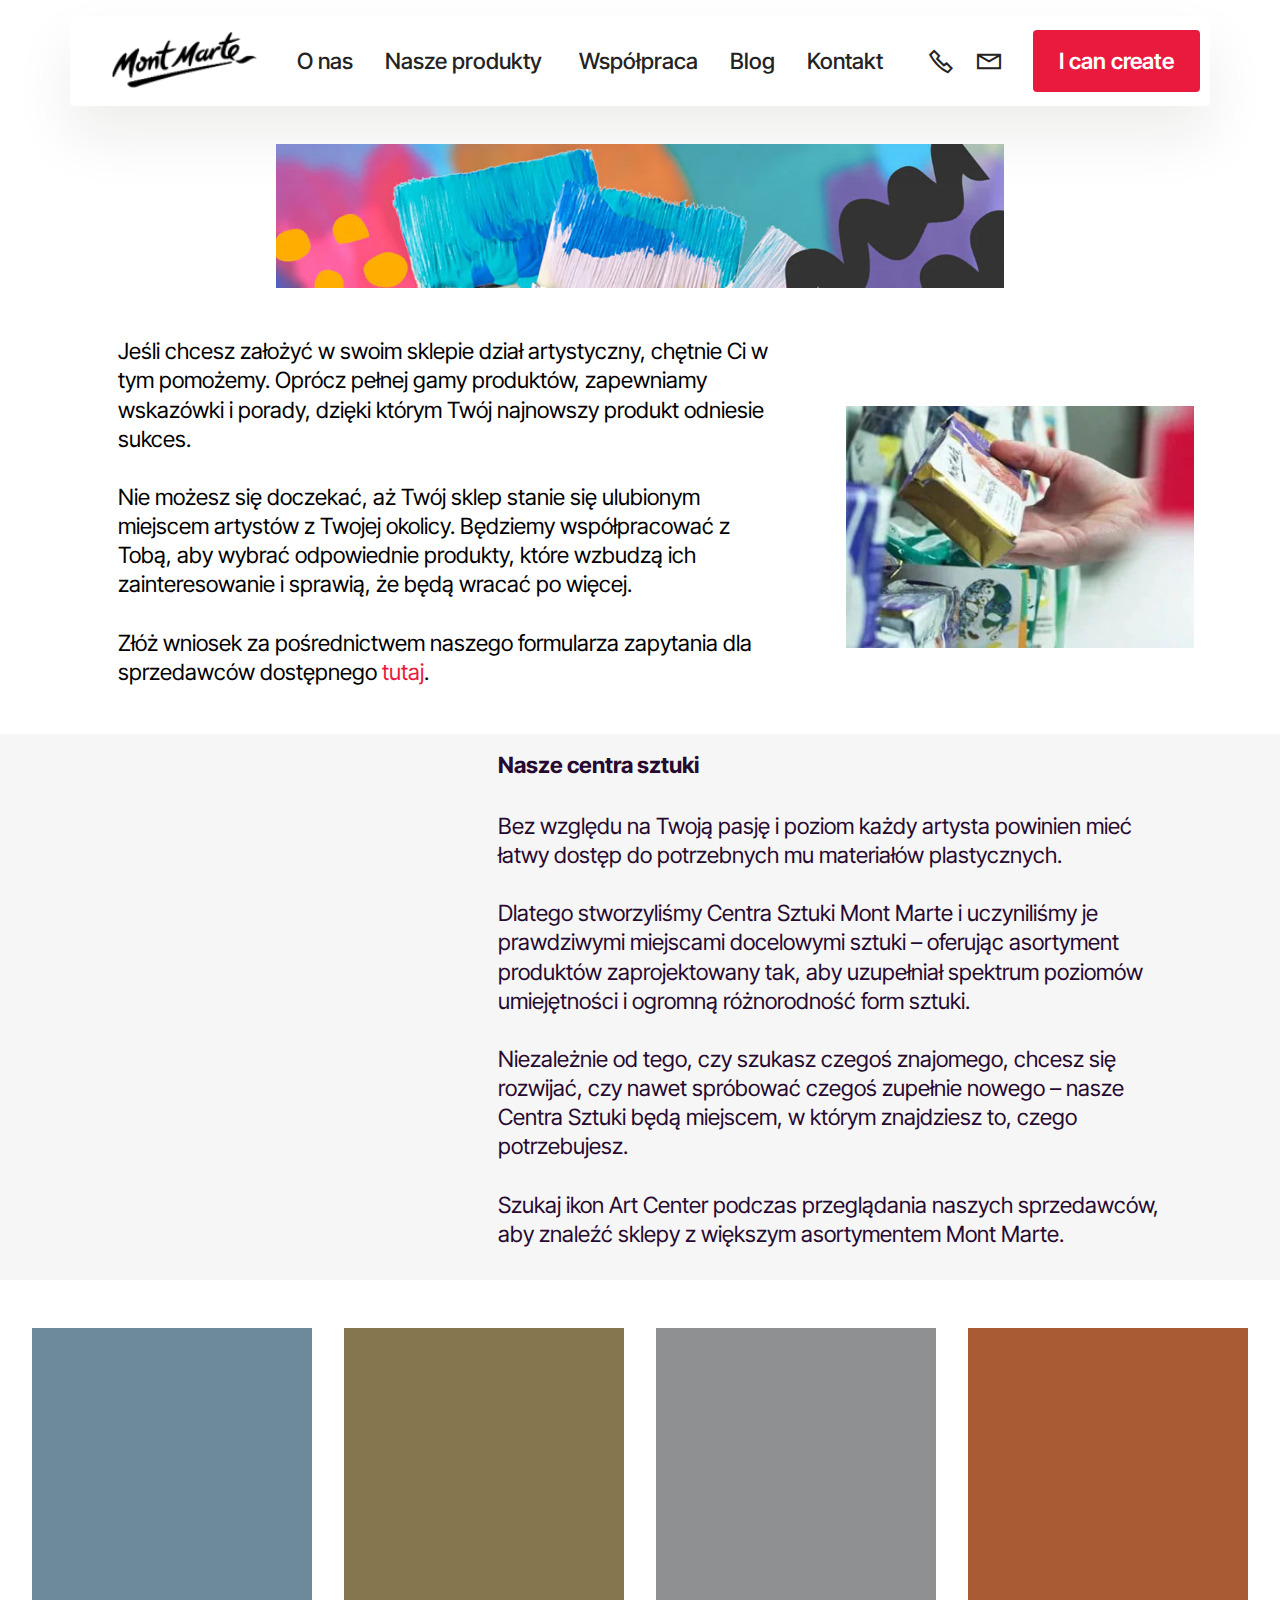
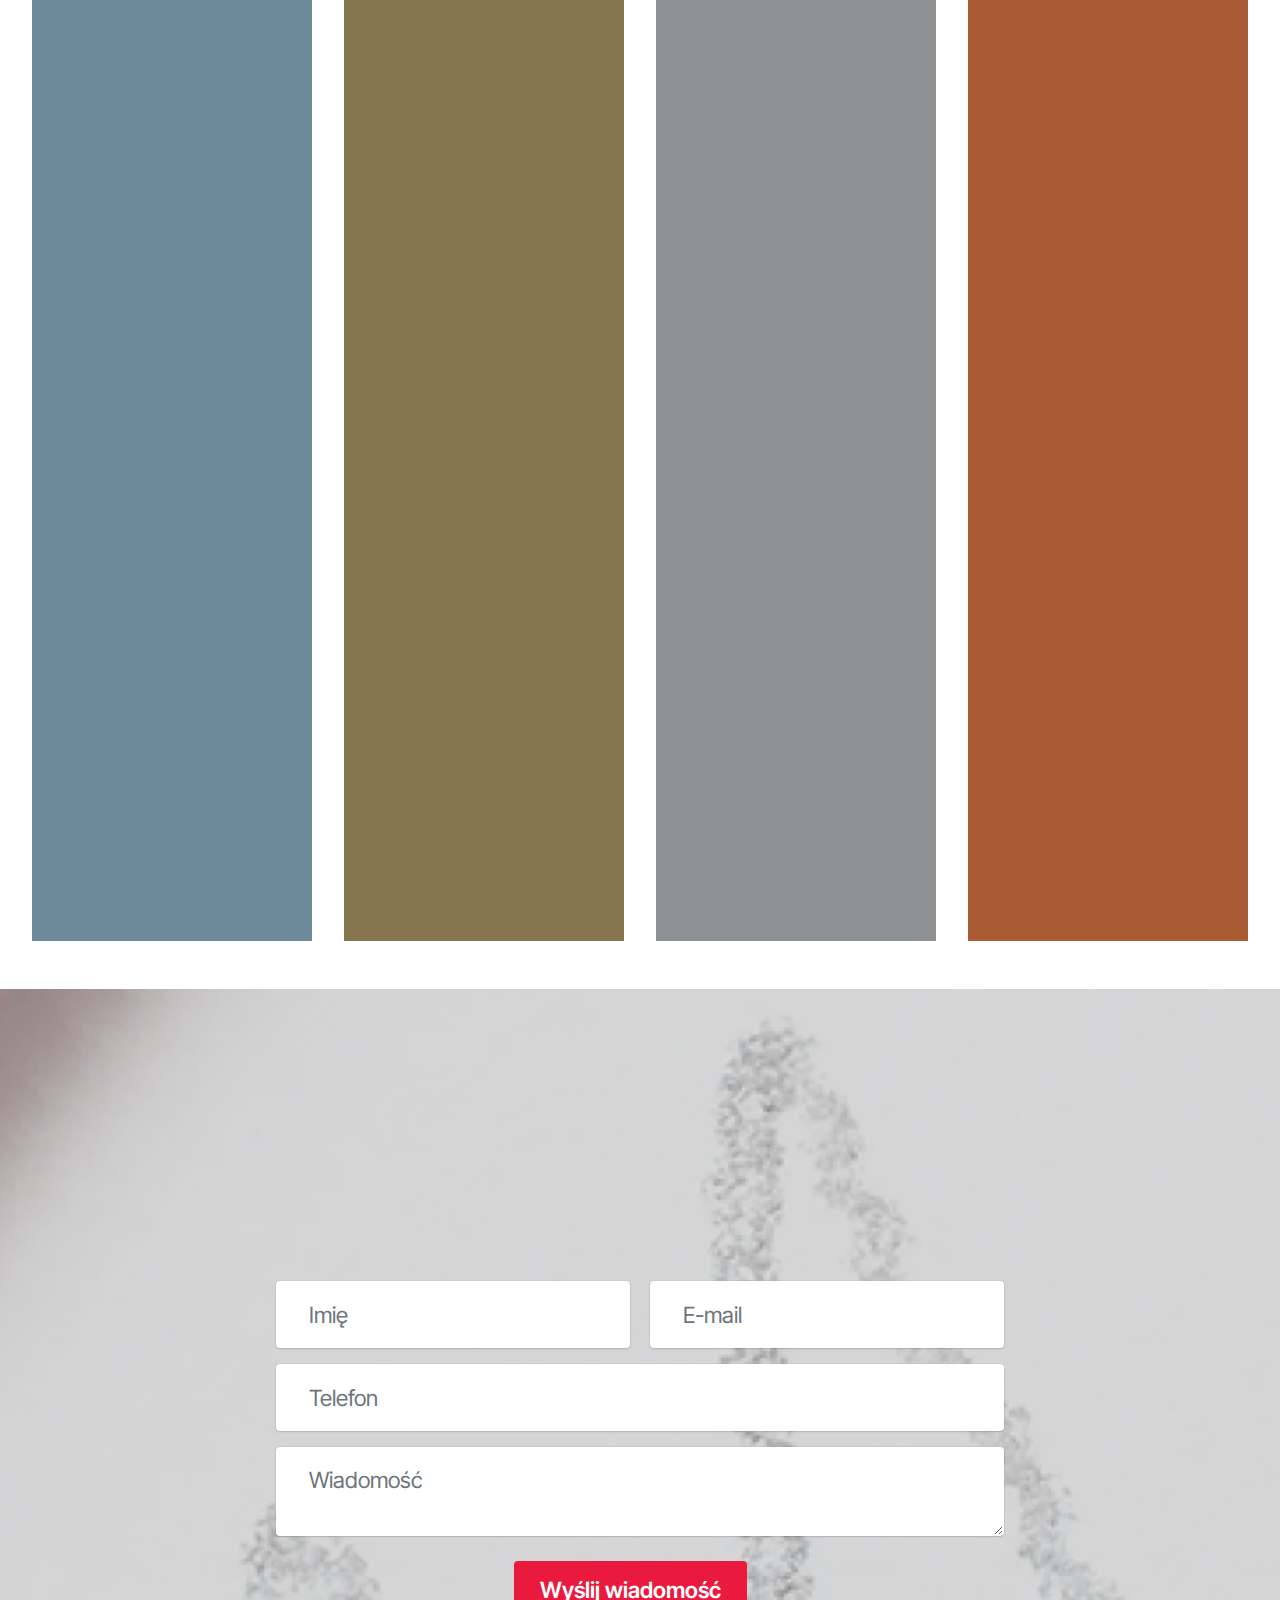
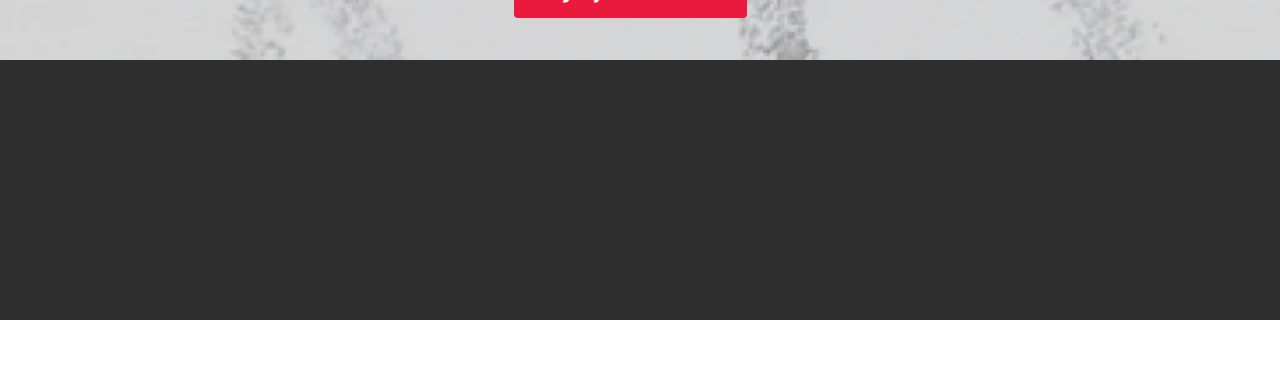
<file: wspolpraca.html>
<!DOCTYPE html>
<html  >
<head>
  <!-- Site made with Mobirise Website Builder v5.9.6, https://mobirise.com -->
  <meta charset="UTF-8">
  <meta http-equiv="X-UA-Compatible" content="IE=edge">
  <meta name="generator" content="Mobirise v5.9.6, mobirise.com">
  <meta name="viewport" content="width=device-width, initial-scale=1, minimum-scale=1">
  <link rel="shortcut icon" href="assets/images/favicon-tbn-24x24-2.png" type="image/x-icon">
  <meta name="description" content="Jeśli chcesz założyć w swoim sklepie dział artystyczny, chętnie Ci w tym pomożemy. Oprócz pełnej gamy produktów, zapewniamy wskazówki i porady">
  
  
  <title>Współpraca</title>
  <link rel="stylesheet" href="assets/web/assets/mobirise-icons2/mobirise2.css">
  <link rel="stylesheet" href="assets/bootstrap/css/bootstrap.min.css">
  <link rel="stylesheet" href="assets/bootstrap/css/bootstrap-grid.min.css">
  <link rel="stylesheet" href="assets/bootstrap/css/bootstrap-reboot.min.css">
  <link rel="stylesheet" href="assets/animatecss/animate.css">
  <link rel="stylesheet" href="assets/dropdown/css/style.css">
  <link rel="stylesheet" href="assets/socicon/css/styles.css">
  <link rel="stylesheet" href="assets/theme/css/style.css">
  <link rel="preload" href="https://fonts.googleapis.com/css?family=Inter+Tight:100,200,300,400,500,600,700,800,900,100i,200i,300i,400i,500i,600i,700i,800i,900i&display=swap" as="style" onload="this.onload=null;this.rel='stylesheet'">
  <noscript><link rel="stylesheet" href="https://fonts.googleapis.com/css?family=Inter+Tight:100,200,300,400,500,600,700,800,900,100i,200i,300i,400i,500i,600i,700i,800i,900i&display=swap"></noscript>
  <link rel="preload" as="style" href="assets/mobirise/css/mbr-additional.css"><link rel="stylesheet" href="assets/mobirise/css/mbr-additional.css" type="text/css">

  
  
  
</head>
<body>
  
  <section data-bs-version="5.1" class="menu menu2 cid-tWwPC2YDH2" once="menu" id="menu02-2i">
	

	<nav class="navbar navbar-dropdown navbar-expand-lg">
		<div class="container">
			<div class="navbar-brand">
				<span class="navbar-logo">
					<a href="http://montmarte.pl">
						<img src="assets/images/222-134x53.png" alt="Mobirise Website Builder" style="height: 3.6rem;">
					</a>
				</span>
				
			</div>
			<button class="navbar-toggler" type="button" data-toggle="collapse" data-bs-toggle="collapse" data-target="#navbarSupportedContent" data-bs-target="#navbarSupportedContent" aria-controls="navbarNavAltMarkup" aria-expanded="false" aria-label="Toggle navigation">
				<div class="hamburger">
					<span></span>
					<span></span>
					<span></span>
					<span></span>
				</div>
			</button>
			<div class="collapse navbar-collapse" id="navbarSupportedContent">
				<ul class="navbar-nav nav-dropdown" data-app-modern-menu="true"><li class="nav-item">
						<a class="nav-link link text-black text-primary display-4" href="o-nas.html">O nas</a>
					</li>
					<li class="nav-item">
						<a class="nav-link link text-black text-primary display-4" href="nasze-produkty.html" aria-expanded="false">Nasze produkty&nbsp;<br></a>
					</li><li class="nav-item"><a class="nav-link link text-black text-primary display-4" href="wspolpraca.html">Współpraca</a></li><li class="nav-item"><a class="nav-link link text-black text-primary display-4" href="page4.html">Blog</a></li>
					<li class="nav-item">
						<a class="nav-link link text-black text-primary display-4" href="page5.html">Kontakt</a>
					</li></ul>
				<div class="icons-menu">
					<a class="iconfont-wrapper" href="tel:+48 696398621">
						<span class="p-2 mbr-iconfont mobi-mbri-phone mobi-mbri"></span>
					</a>
					<a class="iconfont-wrapper" href="mailto:biuro@montmarte.pl">
						<span class="p-2 mbr-iconfont mobi-mbri-letter mobi-mbri"></span>
					</a>
					
					
				</div>
				<div class="navbar-buttons mbr-section-btn"><a class="btn btn-primary display-4" href="nasze-produkty.html">I can create</a></div>
			</div>
		</div>
	</nav>
</section>

<section data-bs-version="5.1" class="image1 cid-tWwPC4P6Ec" id="image01-2j">
  

  
  

  <div class="container">
    <div class="row justify-content-center">
      <div class="col-12 col-lg-8">
        <div class="image-wrapper mb-4">
          <img class="w-100" src="assets/images/get-involved-1024x1024.webp" alt="Nasze produkty">
        </div>
        
        
      </div>
    </div>
  </div>
</section>

<section data-bs-version="5.1" class="article4 cid-tWwPC9CgIT" id="article04-2q">
	

	
	

	<div class="container">
		<div class="row justify-content-center">
			<div class="col-12 col-md-12 col-lg-4 image-wrapper">
				<img class="w-100" src="assets/images/get-involved-page-half-banner-380-x-264-380x264.jpg" alt="Mobirise Website Builder">
			</div>
			<div class="col-12 col-md-12 col-lg">
				<div class="text-wrapper align-left">
					
					<p class="mbr-text mbr-fonts-style mb-4 display-7">Jeśli chcesz założyć w swoim sklepie dział artystyczny, chętnie Ci w tym pomożemy. Oprócz pełnej gamy produktów, zapewniamy wskazówki i porady, dzięki którym Twój najnowszy produkt odniesie sukces.
<br>
<br>Nie możesz się doczekać, aż Twój sklep stanie się ulubionym miejscem artystów z Twojej okolicy. Będziemy współpracować z Tobą, aby wybrać odpowiednie produkty, które wzbudzą ich zainteresowanie i sprawią, że będą wracać po więcej.
<br>
<br>Złóż wniosek za pośrednictwem naszego formularza zapytania dla sprzedawców dostępnego <a href="wspolpraca.html#form02-2t" class="text-primary">tutaj</a>.</p>
					
				</div>
			</div>
		</div>
	</div>
</section>

<section data-bs-version="5.1" class="article2 cid-tWzsw7n1cg" id="article02-3b">
	

	
	

	<div class="container">
		<div class="row justify-content-center">
			<div class="col-12 col-md-12 col-lg-4 image-wrapper">
				<img class="w-100" src="assets/images/art-centre-half-image.webp" alt="Mobirise Website Builder">
			</div>
			<div class="col-12 col-md-12 col-lg">
				<div class="text-wrapper align-left">
					<h1 class="mbr-section-title mbr-fonts-style mb-4 display-7">
						<strong>Nasze centra sztuki</strong></h1>
					<p class="mbr-text align-left mbr-fonts-style mb-4 display-7">Bez względu na Twoją pasję i poziom każdy artysta powinien mieć łatwy dostęp do potrzebnych mu materiałów plastycznych.
<br>
<br>Dlatego stworzyliśmy Centra Sztuki Mont Marte i uczyniliśmy je prawdziwymi miejscami docelowymi sztuki – oferując asortyment produktów zaprojektowany tak, aby uzupełniał spektrum poziomów umiejętności i ogromną różnorodność form sztuki.
<br>
<br>Niezależnie od tego, czy szukasz czegoś znajomego, chcesz się rozwijać, czy nawet spróbować czegoś zupełnie nowego – nasze Centra Sztuki będą miejscem, w którym znajdziesz to, czego potrzebujesz.
<br>
<br>Szukaj ikon Art Center podczas przeglądania naszych sprzedawców, aby znaleźć sklepy z większym asortymentem Mont Marte.</p>
					
				</div>
			</div>
		</div>
	</div>
</section>

<section data-bs-version="5.1" class="features1 cid-tWzuhxT1Re" id="features01-3c">
  

  
  
  <div class="container-fluid">
    <div class="row justify-content-center mb-5">
      
    </div>
    <div class="row justify-content-center">
      <div class="col-sm-6 col-md-12 mb-3 mb-lg-0 col-lg-3">
        <div class="card-wrap card1">
          <div class="image-wrap">
            <img src="assets/images/plat-420x399.jpg" alt="Platinum">
            
          </div>
          <div class="content-wrap">
            <h5 class="mbr-card-title card-title1 mbr-fonts-style align-left mb-2 display-5">
              <strong>Platyna</strong>
            </h5>
            
            <p class="card-text1 mbr-fonts-style align-left mb-3 display-7">Centra Sztuki Platinum oferują w ofercie ponad 950 produktów z zakresu malarstwa, rysunku, rzeźby i rękodzieła. Ponadto w sklepie znajdziesz nasze pędzle dla artystów, markery alkoholowe i glinkę polimerową.&nbsp;<br></p>
            
          </div>
        </div>
      </div>

      <div class="col-sm-6 col-md-12 mb-3 mb-lg-0 col-lg-3">
        <div class="card-wrap card2">
          <div class="image-wrap">
            <img src="assets/images/gold-420x399.jpg" alt="Mobirise Website Builder">
            
          </div>
          <div class="content-wrap">
            <h5 class="mbr-card-title card-title2 mbr-fonts-style align-left mb-2 display-5"><strong>Złoto</strong></h5>
            
            <p class="card-text2 mbr-fonts-style align-left mb-3 display-7">W Gold Art Centers znajdziesz ponad 600 produktów z naszej oferty do malowania, rysowania, rzeźbienia, rękodzieła i produktów dla dzieci. Odkryj&nbsp; farby olejne, markery alkoholowe i szeroką gamę glinek polimerowych. Niezależnie od tego, czy jesteś zaawansowanym artystą, czy dopiero zaczynasz, nasze Złote Centra Sztuki dysponują narzędziami, których potrzebujesz.&nbsp;<br>
            </p>
            
          </div>
        </div>
      </div>
      <div class="col-sm-6 col-md-12 mb-3 mb-lg-0 col-lg-3">
        <div class="card-wrap card3">
          <div class="image-wrap">
            <img src="assets/images/silve-420x399.jpg" alt="Silver">
            
          </div>
          <div class="content-wrap">
            <h5 class="mbr-card-title card-title3 mbr-fonts-style align-left mb-2 display-5">
              <strong>Srebro</strong></h5>
            
            <p class="card-text3 mbr-fonts-style align-left mb-3 display-7">W ofercie Silver Art Centers znajduje się ponad 300 produktów z zakresu malarstwa, rysunku, rzeźby i rękodzieła. Ponadto w sklepie znajdziesz nasze pędzle dla&nbsp; artystów.
<br>
<br></p>
            
          </div>
        </div>
      </div>

      <div class="col-sm-6 col-md-12 col-lg-3">
        <div class="card-wrap card4">
          <div class="image-wrap">
            <img src="assets/images/bron-420x399.jpg" alt="Bronze">
            
          </div>
          <div class="content-wrap">
            <h5 class="mbr-card-title card-title4 mbr-fonts-style align-left mb-2 display-5">
              <strong>Brązowy</strong>
            </h5>
            
            <p class="card-text4 mbr-fonts-style align-left mb-3 display-7">W Bronze Art Centers dostępnych jest ponad 140 produktów z zakresu malarstwa, rysunku, rzeźby i rękodzieła.
<br>
<br></p>
            
          </div>
        </div>
      </div>
    </div>
  </div>
</section>

<section data-bs-version="5.1" class="form5 cid-tWwPCbi0TG" id="form02-2t">
    
    <div class="mbr-overlay"></div>
    <div class="container">
        <div class="mbr-section-head mb-5">
            
            <h4 class="mbr-section-subtitle mbr-fonts-style align-center mb-0 mt-4 display-5"><strong>Zainteresowały Cię nasze produkty i potrzebujesz więcej informacji?<br>Zapraszamy do kontaktu.</strong></h4>
        </div>
        <div class="row justify-content-center mt-4">
            <div class="col-lg-8 mx-auto mbr-form" data-form-type="formoid">
                <form action="https://mobirise.eu/" method="POST" class="mbr-form form-with-styler" data-form-title="Form Name"><input type="hidden" name="email" data-form-email="true" value="4YK+XuaPoUwNttApZSbHYQOstxQdjumCTDQ4S7pLazoLJW7PN0Ydqof434U9HR61wNKLb3b3eRtiV2Qviw/K0Jelnz62b8AEwSa0WVa/qRJPdOQKpKHzHdPeRDRS5eCe">
                    <div class="row">
                        <div hidden="hidden" data-form-alert="" class="alert alert-success col-12">Dziękujemy za wypełnienie formularza!</div>
                        <div hidden="hidden" data-form-alert-danger="" class="alert alert-danger col-12">
                            Oops...! some problem!
                        </div>
                    </div>
                    <div class="dragArea row">
                        <div class="col-md col-sm-12 form-group mb-3" data-for="name">
                            <input type="text" name="name" placeholder="Imię" data-form-field="name" class="form-control" value="" id="name-form02-2t">
                        </div>
                        <div class="col-md col-sm-12 form-group mb-3" data-for="email">
                            <input type="email" name="email" placeholder="E-mail" data-form-field="email" class="form-control" value="" id="email-form02-2t">
                        </div>
                        <div class="col-12 form-group mb-3" data-for="phone">
                            <input type="tel" name="phone" placeholder="Telefon" data-form-field="phone" class="form-control" value="" id="phone-form02-2t">
                        </div>
                        <div class="col-12 form-group mb-3" data-for="textarea">
                            <textarea name="textarea" placeholder="Wiadomość" data-form-field="textarea" class="form-control" id="textarea-form02-2t"></textarea>
                        </div>
                        <div class="col-lg-12 col-md-12 col-sm-12 align-center mbr-section-btn"><button type="submit" class="btn btn-primary display-7">Wyślij wiadomość</button></div>
                    </div>
                </form>
            </div>
        </div>
    </div>
</section>

<section data-bs-version="5.1" class="footer1 programm5 cid-tWwPCbEQkN" once="footers" id="footer03-2u">

        

    

    <div class="container">
        <div class="row">

            <div class="row-links mb-4">
                <ul class="header-menu">
                  
                  
                  
                  
                <li class="header-menu-item mbr-fonts-style display-5"><a href="o-nas.html" class="text-danger text-primary">O nas</a></li><li class="header-menu-item mbr-fonts-style display-5"><a href="nasze-produkty.html" class="text-danger text-primary">Nasze produkty</a></li><li class="header-menu-item mbr-fonts-style display-5"><a href="wspolpraca.html" class="text-danger text-primary">Współpraca</a></li><li class="header-menu-item mbr-fonts-style display-5"><a href="page5.html" class="text-danger text-primary">Kontakt</a></li></ul>
              </div>

            <div class="col-12">
                <div class="social-row">
                    <div class="soc-item">
                        <a href="http://facebook.com/MontMarteArt" target="_blank">
                            <span class="mbr-iconfont display-7 socicon-facebook socicon"></span>
                        </a>
                    </div>
                    <div class="soc-item">
                        <a href="http://pinterest.com.au/montmarteart" target="_blank">
                            <span class="mbr-iconfont socicon-pinterest socicon"></span>
                        </a>
                    </div>
                    <div class="soc-item">
                        <a href="http://instagram.com/montmarteart" target="_blank">
                            <span class="mbr-iconfont socicon-instagram socicon"></span>
                        </a>
                    </div>
                    <div class="soc-item">
                        <a href="http://tiktok.com/@montmarteart" target="_blank">
                            <span class="mbr-iconfont socicon-tiktok socicon"></span>
                        </a>
                    </div>
                    <div class="soc-item">
                        <a href="https://www.youtube.com/@MontMarteArt" target="_blank">
                            <span class="mbr-iconfont socicon-youtube socicon"></span>
                        </a>
                    </div>
                </div>
            </div>
            
        </div>
    </div>
</section><section class="display-7" style="padding: 0;align-items: center;justify-content: center;flex-wrap: wrap;    align-content: center;display: flex;position: relative;height: 4rem;"><a href="https://mobiri.se/3115905" style="flex: 1 1;height: 4rem;position: absolute;width: 100%;z-index: 1;"><img alt="" style="height: 4rem;" src="[data-uri]"></a><p style="margin: 0;text-align: center;" class="display-7">&#8204;</p><a style="z-index:1" href="https://mobirise.com/builder/landing-page-software.html">Landing Page Software</a></section><script src="assets/bootstrap/js/bootstrap.bundle.min.js"></script>  <script src="assets/smoothscroll/smooth-scroll.js"></script>  <script src="assets/ytplayer/index.js"></script>  <script src="assets/dropdown/js/navbar-dropdown.js"></script>  <script src="assets/theme/js/script.js"></script>  <script src="assets/formoid/formoid.min.js"></script>  
  
  
 <div id="scrollToTop" class="scrollToTop mbr-arrow-up"><a style="text-align: center;"><i class="mbr-arrow-up-icon mbr-arrow-up-icon-cm cm-icon cm-icon-smallarrow-up"></i></a></div>
    <input name="animation" type="hidden">
  </body>
</html>
</file>
<file: assets/web/assets/mobirise-icons2/mobirise2.css>
@font-face {
  font-family: 'Moririse2';
  font-display: swap;
  src:  url('mobirise2.eot?f2bix4');
  src:  url('mobirise2.eot?f2bix4#iefix') format('embedded-opentype'),
    url('mobirise2.ttf?f2bix4') format('truetype'),
    url('mobirise2.woff?f2bix4') format('woff'),
    url('mobirise2.svg?f2bix4#mobirise2') format('svg');
  font-weight: normal;
  font-style: normal;
}

[class^="mobi-"], [class*=" mobi-"] {
  /* use !important to prevent issues with browser extensions that change fonts */
  font-family: 'Moririse2' !important;
  speak: none;
  font-style: normal;
  font-weight: normal;
  font-variant: normal;
  text-transform: none;
  line-height: 1;

  /* Better Font Rendering =========== */
  -webkit-font-smoothing: antialiased;
  -moz-osx-font-smoothing: grayscale;
}

.mobi-mbri-add-submenu:before {
  content: "\e900";
}
.mobi-mbri-alert:before {
  content: "\e901";
}
.mobi-mbri-align-center:before {
  content: "\e902";
}
.mobi-mbri-align-justify:before {
  content: "\e903";
}
.mobi-mbri-align-left:before {
  content: "\e904";
}
.mobi-mbri-align-right:before {
  content: "\e905";
}
.mobi-mbri-android:before {
  content: "\e906";
}
.mobi-mbri-apple:before {
  content: "\e907";
}
.mobi-mbri-arrow-down:before {
  content: "\e908";
}
.mobi-mbri-arrow-next:before {
  content: "\e909";
}
.mobi-mbri-arrow-prev:before {
  content: "\e90a";
}
.mobi-mbri-arrow-up:before {
  content: "\e90b";
}
.mobi-mbri-bold:before {
  content: "\e90c";
}
.mobi-mbri-bookmark:before {
  content: "\e90d";
}
.mobi-mbri-bootstrap:before {
  content: "\e90e";
}
.mobi-mbri-briefcase:before {
  content: "\e90f";
}
.mobi-mbri-browse:before {
  content: "\e910";
}
.mobi-mbri-bulleted-list:before {
  content: "\e911";
}
.mobi-mbri-calendar:before {
  content: "\e912";
}
.mobi-mbri-camera:before {
  content: "\e913";
}
.mobi-mbri-cart-add:before {
  content: "\e914";
}
.mobi-mbri-cart-full:before {
  content: "\e915";
}
.mobi-mbri-cash:before {
  content: "\e916";
}
.mobi-mbri-change-style:before {
  content: "\e917";
}
.mobi-mbri-chat:before {
  content: "\e918";
}
.mobi-mbri-clock:before {
  content: "\e919";
}
.mobi-mbri-close:before {
  content: "\e91a";
}
.mobi-mbri-cloud:before {
  content: "\e91b";
}
.mobi-mbri-code:before {
  content: "\e91c";
}
.mobi-mbri-contact-form:before {
  content: "\e91d";
}
.mobi-mbri-credit-card:before {
  content: "\e91e";
}
.mobi-mbri-cursor-click:before {
  content: "\e91f";
}
.mobi-mbri-cust-feedback:before {
  content: "\e920";
}
.mobi-mbri-database:before {
  content: "\e921";
}
.mobi-mbri-delivery:before {
  content: "\e922";
}
.mobi-mbri-desktop:before {
  content: "\e923";
}
.mobi-mbri-devices:before {
  content: "\e924";
}
.mobi-mbri-down:before {
  content: "\e925";
}
.mobi-mbri-download-2:before {
  content: "\e926";
}
.mobi-mbri-download:before {
  content: "\e927";
}
.mobi-mbri-drag-n-drop-2:before {
  content: "\e928";
}
.mobi-mbri-drag-n-drop:before {
  content: "\e929";
}
.mobi-mbri-edit-2:before {
  content: "\e92a";
}
.mobi-mbri-edit:before {
  content: "\e92b";
}
.mobi-mbri-error:before {
  content: "\e92c";
}
.mobi-mbri-extension:before {
  content: "\e92d";
}
.mobi-mbri-features:before {
  content: "\e92e";
}
.mobi-mbri-file:before {
  content: "\e92f";
}
.mobi-mbri-flag:before {
  content: "\e930";
}
.mobi-mbri-folder:before {
  content: "\e931";
}
.mobi-mbri-gift:before {
  content: "\e932";
}
.mobi-mbri-github:before {
  content: "\e933";
}
.mobi-mbri-globe-2:before {
  content: "\e934";
}
.mobi-mbri-globe:before {
  content: "\e935";
}
.mobi-mbri-growing-chart:before {
  content: "\e936";
}
.mobi-mbri-hearth:before {
  content: "\e937";
}
.mobi-mbri-help:before {
  content: "\e938";
}
.mobi-mbri-home:before {
  content: "\e939";
}
.mobi-mbri-hot-cup:before {
  content: "\e93a";
}
.mobi-mbri-idea:before {
  content: "\e93b";
}
.mobi-mbri-image-gallery:before {
  content: "\e93c";
}
.mobi-mbri-image-slider:before {
  content: "\e93d";
}
.mobi-mbri-info:before {
  content: "\e93e";
}
.mobi-mbri-italic:before {
  content: "\e93f";
}
.mobi-mbri-key:before {
  content: "\e940";
}
.mobi-mbri-laptop:before {
  content: "\e941";
}
.mobi-mbri-layers:before {
  content: "\e942";
}
.mobi-mbri-left-right:before {
  content: "\e943";
}
.mobi-mbri-left:before {
  content: "\e944";
}
.mobi-mbri-letter:before {
  content: "\e945";
}
.mobi-mbri-like:before {
  content: "\e946";
}
.mobi-mbri-link:before {
  content: "\e947";
}
.mobi-mbri-lock:before {
  content: "\e948";
}
.mobi-mbri-login:before {
  content: "\e949";
}
.mobi-mbri-logout:before {
  content: "\e94a";
}
.mobi-mbri-magic-stick:before {
  content: "\e94b";
}
.mobi-mbri-map-pin:before {
  content: "\e94c";
}
.mobi-mbri-menu:before {
  content: "\e94d";
}
.mobi-mbri-mobile-2:before {
  content: "\e94e";
}
.mobi-mbri-mobile-horizontal:before {
  content: "\e94f";
}
.mobi-mbri-mobile:before {
  content: "\e950";
}
.mobi-mbri-mobirise:before {
  content: "\e951";
}
.mobi-mbri-more-horizontal:before {
  content: "\e952";
}
.mobi-mbri-more-vertical:before {
  content: "\e953";
}
.mobi-mbri-music:before {
  content: "\e954";
}
.mobi-mbri-new-file:before {
  content: "\e955";
}
.mobi-mbri-numbered-list:before {
  content: "\e956";
}
.mobi-mbri-opened-folder:before {
  content: "\e957";
}
.mobi-mbri-pages:before {
  content: "\e958";
}
.mobi-mbri-paper-plane:before {
  content: "\e959";
}
.mobi-mbri-paperclip:before {
  content: "\e95a";
}
.mobi-mbri-phone:before {
  content: "\e95b";
}
.mobi-mbri-photo:before {
  content: "\e95c";
}
.mobi-mbri-photos:before {
  content: "\e95d";
}
.mobi-mbri-pin:before {
  content: "\e95e";
}
.mobi-mbri-play:before {
  content: "\e95f";
}
.mobi-mbri-plus:before {
  content: "\e960";
}
.mobi-mbri-preview:before {
  content: "\e961";
}
.mobi-mbri-print:before {
  content: "\e962";
}
.mobi-mbri-protect:before {
  content: "\e963";
}
.mobi-mbri-question:before {
  content: "\e964";
}
.mobi-mbri-quote-left:before {
  content: "\e965";
}
.mobi-mbri-quote-right:before {
  content: "\e966";
}
.mobi-mbri-redo:before {
  content: "\e967";
}
.mobi-mbri-refresh:before {
  content: "\e968";
}
.mobi-mbri-responsive-2:before {
  content: "\e969";
}
.mobi-mbri-responsive:before {
  content: "\e96a";
}
.mobi-mbri-right:before {
  content: "\e96b";
}
.mobi-mbri-rocket:before {
  content: "\e96c";
}
.mobi-mbri-sad-face:before {
  content: "\e96d";
}
.mobi-mbri-sale:before {
  content: "\e96e";
}
.mobi-mbri-save:before {
  content: "\e96f";
}
.mobi-mbri-search:before {
  content: "\e970";
}
.mobi-mbri-setting-2:before {
  content: "\e971";
}
.mobi-mbri-setting-3:before {
  content: "\e972";
}
.mobi-mbri-setting:before {
  content: "\e973";
}
.mobi-mbri-share:before {
  content: "\e974";
}
.mobi-mbri-shopping-bag:before {
  content: "\e975";
}
.mobi-mbri-shopping-basket:before {
  content: "\e976";
}
.mobi-mbri-shopping-cart:before {
  content: "\e977";
}
.mobi-mbri-sites:before {
  content: "\e978";
}
.mobi-mbri-smile-face:before {
  content: "\e979";
}
.mobi-mbri-speed:before {
  content: "\e97a";
}
.mobi-mbri-star:before {
  content: "\e97b";
}
.mobi-mbri-success:before {
  content: "\e97c";
}
.mobi-mbri-sun:before {
  content: "\e97d";
}
.mobi-mbri-sun2:before {
  content: "\e97e";
}
.mobi-mbri-tablet-vertical:before {
  content: "\e97f";
}
.mobi-mbri-tablet:before {
  content: "\e980";
}
.mobi-mbri-target:before {
  content: "\e981";
}
.mobi-mbri-timer:before {
  content: "\e982";
}
.mobi-mbri-to-ftp:before {
  content: "\e983";
}
.mobi-mbri-to-local-drive:before {
  content: "\e984";
}
.mobi-mbri-touch-swipe:before {
  content: "\e985";
}
.mobi-mbri-touch:before {
  content: "\e986";
}
.mobi-mbri-trash:before {
  content: "\e987";
}
.mobi-mbri-underline:before {
  content: "\e988";
}
.mobi-mbri-undo:before {
  content: "\e989";
}
.mobi-mbri-unlink:before {
  content: "\e98a";
}
.mobi-mbri-unlock:before {
  content: "\e98b";
}
.mobi-mbri-up-down:before {
  content: "\e98c";
}
.mobi-mbri-up:before {
  content: "\e98d";
}
.mobi-mbri-update:before {
  content: "\e98e";
}
.mobi-mbri-upload-2:before {
  content: "\e98f";
}
.mobi-mbri-upload:before {
  content: "\e990";
}
.mobi-mbri-user-2:before {
  content: "\e991";
}
.mobi-mbri-user:before {
  content: "\e992";
}
.mobi-mbri-users:before {
  content: "\e993";
}
.mobi-mbri-video-play:before {
  content: "\e994";
}
.mobi-mbri-video:before {
  content: "\e995";
}
.mobi-mbri-watch:before {
  content: "\e996";
}
.mobi-mbri-website-theme-2:before {
  content: "\e997";
}
.mobi-mbri-website-theme:before {
  content: "\e998";
}
.mobi-mbri-wifi:before {
  content: "\e999";
}
.mobi-mbri-windows:before {
  content: "\e99a";
}
.mobi-mbri-zoom-in:before {
  content: "\e99b";
}
.mobi-mbri-zoom-out:before {
  content: "\e99c";
}
</file>
<file: assets/parallax/jarallax.css>
.jarallax {
    position: relative;
    z-index: 0;
}
.jarallax > .jarallax-img {
    position: absolute;
    object-fit: cover;
    /* support for plugin https://github.com/bfred-it/object-fit-images */
    font-family: 'object-fit: cover;';
    top: 0;
    left: 0;
    width: 100%;
    height: 100%;
    z-index: -1;
}
</file>
<file: assets/dropdown/css/style.css>
.navbar-dropdown {
  left: 0;
  padding: 0;
  position: absolute;
  right: 0;
  top: 0;
  transition: all 0.45s ease;
  z-index: 1030;
  background: #282828; }
  .navbar-dropdown .navbar-logo {
    margin-right: 0.8rem;
    transition: margin 0.3s ease-in-out;
    vertical-align: middle; }
    .navbar-dropdown .navbar-logo img {
      height: 3.125rem;
      transition: all 0.3s ease-in-out; }
    .navbar-dropdown .navbar-logo.mbr-iconfont {
      font-size: 3.125rem;
      line-height: 3.125rem; }
  .navbar-dropdown .navbar-caption {
    font-weight: 700;
    white-space: normal;
    vertical-align: -4px;
    line-height: 3.125rem !important; }
    .navbar-dropdown .navbar-caption, .navbar-dropdown .navbar-caption:hover {
      color: inherit;
      text-decoration: none; }
  .navbar-dropdown .mbr-iconfont + .navbar-caption {
    vertical-align: -1px; }
  .navbar-dropdown.navbar-fixed-top {
    position: fixed; }
  .navbar-dropdown .navbar-brand span {
    vertical-align: -4px; }
  .navbar-dropdown.bg-color.transparent {
    background: none; }
  .navbar-dropdown.navbar-short .navbar-brand {
    padding: 0.625rem 0; }
    .navbar-dropdown.navbar-short .navbar-brand span {
      vertical-align: -1px; }
  .navbar-dropdown.navbar-short .navbar-caption {
    line-height: 2.375rem !important;
    vertical-align: -2px; }
  .navbar-dropdown.navbar-short .navbar-logo {
    margin-right: 0.5rem; }
    .navbar-dropdown.navbar-short .navbar-logo img {
      height: 2.375rem; }
    .navbar-dropdown.navbar-short .navbar-logo.mbr-iconfont {
      font-size: 2.375rem;
      line-height: 2.375rem; }
  .navbar-dropdown.navbar-short .mbr-table-cell {
    height: 3.625rem; }
  .navbar-dropdown .navbar-close {
    left: 0.6875rem;
    position: fixed;
    top: 0.75rem;
    z-index: 1000; }
  .navbar-dropdown .hamburger-icon {
    content: "";
    display: inline-block;
    vertical-align: middle;
    width: 16px;
    -webkit-box-shadow: 0 -6px 0 1px #282828,0 0 0 1px #282828,0 6px 0 1px #282828;
    -moz-box-shadow: 0 -6px 0 1px #282828,0 0 0 1px #282828,0 6px 0 1px #282828;
    box-shadow: 0 -6px 0 1px #282828,0 0 0 1px #282828,0 6px 0 1px #282828; }

.dropdown-menu .dropdown-toggle[data-toggle="dropdown-submenu"]::after {
  border-bottom: 0.35em solid transparent;
  border-left: 0.35em solid;
  border-right: 0;
  border-top: 0.35em solid transparent;
  margin-left: 0.3rem; }

.dropdown-menu .dropdown-item:focus {
  outline: 0; }

.nav-dropdown {
  font-size: 0.75rem;
  font-weight: 500;
  height: auto !important; }
  .nav-dropdown .nav-btn {
    padding-left: 1rem; }
  .nav-dropdown .link {
    margin: .667em 1.667em;
    font-weight: 500;
    padding: 0;
    transition: color .2s ease-in-out; }
    .nav-dropdown .link.dropdown-toggle {
      margin-right: 2.583em; }
      .nav-dropdown .link.dropdown-toggle::after {
        margin-left: .25rem;
        border-top: 0.35em solid;
        border-right: 0.35em solid transparent;
        border-left: 0.35em solid transparent;
        border-bottom: 0; }
      .nav-dropdown .link.dropdown-toggle[aria-expanded="true"] {
        margin: 0;
        padding: 0.667em 3.263em  0.667em 1.667em; }
  .nav-dropdown .link::after,
  .nav-dropdown .dropdown-item::after {
    color: inherit; }
  .nav-dropdown .btn {
    font-size: 0.75rem;
    font-weight: 700;
    letter-spacing: 0;
    margin-bottom: 0;
    padding-left: 1.25rem;
    padding-right: 1.25rem; }
  .nav-dropdown .dropdown-menu {
    border-radius: 0;
    border: 0;
    left: 0;
    margin: 0;
    padding-bottom: 1.25rem;
    padding-top: 1.25rem;
    position: relative; }
  .nav-dropdown .dropdown-submenu {
    margin-left: 0.125rem;
    top: 0; }
  .nav-dropdown .dropdown-item {
    font-weight: 500;
    line-height: 2;
    padding: 0.3846em 4.615em 0.3846em 1.5385em;
    position: relative;
    transition: color .2s ease-in-out, background-color .2s ease-in-out; }
    .nav-dropdown .dropdown-item::after {
      margin-top: -0.3077em;
      position: absolute;
      right: 1.1538em;
      top: 50%; }
    .nav-dropdown .dropdown-item:focus, .nav-dropdown .dropdown-item:hover {
      background: none; }

@media (max-width: 767px) {
  .nav-dropdown.navbar-toggleable-sm {
    bottom: 0;
    display: none;
    left: 0;
    overflow-x: hidden;
    position: fixed;
    top: 0;
    transform: translateX(-100%);
    -ms-transform: translateX(-100%);
    -webkit-transform: translateX(-100%);
    width: 18.75rem;
    z-index: 999; } }
.nav-dropdown.navbar-toggleable-xl {
  bottom: 0;
  display: none;
  left: 0;
  overflow-x: hidden;
  position: fixed;
  top: 0;
  transform: translateX(-100%);
  -ms-transform: translateX(-100%);
  -webkit-transform: translateX(-100%);
  width: 18.75rem;
  z-index: 999; }

.nav-dropdown-sm {
  display: block !important;
  overflow-x: hidden;
  overflow: auto;
  padding-top: 3.875rem; }
  .nav-dropdown-sm::after {
    content: "";
    display: block;
    height: 3rem;
    width: 100%; }
  .nav-dropdown-sm.collapse.in ~ .navbar-close {
    display: block !important; }
  .nav-dropdown-sm.collapsing, .nav-dropdown-sm.collapse.in {
    transform: translateX(0);
    -ms-transform: translateX(0);
    -webkit-transform: translateX(0);
    transition: all 0.25s ease-out;
    -webkit-transition: all 0.25s ease-out;
    background: #282828; }
  .nav-dropdown-sm.collapsing[aria-expanded="false"] {
    transform: translateX(-100%);
    -ms-transform: translateX(-100%);
    -webkit-transform: translateX(-100%); }
  .nav-dropdown-sm .nav-item {
    display: block;
    margin-left: 0 !important;
    padding-left: 0; }
  .nav-dropdown-sm .link,
  .nav-dropdown-sm .dropdown-item {
    border-top: 1px dotted rgba(255, 255, 255, 0.1);
    font-size: 0.8125rem;
    line-height: 1.6;
    margin: 0 !important;
    padding: 0.875rem 2.4rem 0.875rem 1.5625rem !important;
    position: relative;
    white-space: normal; }
    .nav-dropdown-sm .link:focus, .nav-dropdown-sm .link:hover,
    .nav-dropdown-sm .dropdown-item:focus,
    .nav-dropdown-sm .dropdown-item:hover {
      background: rgba(0, 0, 0, 0.2) !important;
      color: #c0a375; }
  .nav-dropdown-sm .nav-btn {
    position: relative;
    padding: 1.5625rem 1.5625rem 0 1.5625rem; }
    .nav-dropdown-sm .nav-btn::before {
      border-top: 1px dotted rgba(255, 255, 255, 0.1);
      content: "";
      left: 0;
      position: absolute;
      top: 0;
      width: 100%; }
    .nav-dropdown-sm .nav-btn + .nav-btn {
      padding-top: 0.625rem; }
      .nav-dropdown-sm .nav-btn + .nav-btn::before {
        display: none; }
  .nav-dropdown-sm .btn {
    padding: 0.625rem 0; }
  .nav-dropdown-sm .dropdown-toggle[data-toggle="dropdown-submenu"]::after {
    margin-left: .25rem;
    border-top: 0.35em solid;
    border-right: 0.35em solid transparent;
    border-left: 0.35em solid transparent;
    border-bottom: 0; }
  .nav-dropdown-sm .dropdown-toggle[data-toggle="dropdown-submenu"][aria-expanded="true"]::after {
    border-top: 0;
    border-right: 0.35em solid transparent;
    border-left: 0.35em solid transparent;
    border-bottom: 0.35em solid; }
  .nav-dropdown-sm .dropdown-menu {
    margin: 0;
    padding: 0;
    position: relative;
    top: 0;
    left: 0;
    width: 100%;
    border: 0;
    float: none;
    border-radius: 0;
    background: none; }
  .nav-dropdown-sm .dropdown-submenu {
    left: 100%;
    margin-left: 0.125rem;
    margin-top: -1.25rem;
    top: 0; }

.navbar-toggleable-sm .nav-dropdown .dropdown-menu {
  position: absolute; }

.navbar-toggleable-sm .nav-dropdown .dropdown-submenu {
  left: 100%;
  margin-left: 0.125rem;
  margin-top: -1.25rem;
  top: 0; }

.navbar-toggleable-sm.opened .nav-dropdown .dropdown-menu {
  position: relative; }

.navbar-toggleable-sm.opened .nav-dropdown .dropdown-submenu {
  left: 0;
  margin-left: 00rem;
  margin-top: 0rem;
  top: 0; }

.is-builder .nav-dropdown.collapsing {
  transition: none !important; }
</file>
<file: assets/socicon/css/styles.css>
@charset "UTF-8";

@font-face {
  font-family: 'Socicon';
  src:  url('../fonts/socicon.eot');
  src:  url('../fonts/socicon.eot?#iefix') format('embedded-opentype'),
    url('../fonts/socicon.woff2') format('woff2'),
    url('../fonts/socicon.ttf') format('truetype'),
    url('../fonts/socicon.woff') format('woff'),
    url('../fonts/socicon.svg#socicon') format('svg');
  font-weight: normal;
  font-style: normal;
  font-display: swap;
}

[data-icon]:before {
  font-family: "socicon" !important;
  content: attr(data-icon);
  font-style: normal !important;
  font-weight: normal !important;
  font-variant: normal !important;
  text-transform: none !important;
  speak: none;
  line-height: 1;
  -webkit-font-smoothing: antialiased;
  -moz-osx-font-smoothing: grayscale;
}

[class^="socicon-"], [class*=" socicon-"] {
  /* use !important to prevent issues with browser extensions that change fonts */
  font-family: 'Socicon' !important;
  speak: none;
  font-style: normal;
  font-weight: normal;
  font-variant: normal;
  text-transform: none;
  line-height: 1;

  /* Better Font Rendering =========== */
  -webkit-font-smoothing: antialiased;
  -moz-osx-font-smoothing: grayscale;
}

.socicon-eitaa:before {
  content: "\e97c";
}
.socicon-soroush:before {
  content: "\e97d";
}
.socicon-bale:before {
  content: "\e97e";
}
.socicon-zazzle:before {
  content: "\e97b";
}
.socicon-society6:before {
  content: "\e97a";
}
.socicon-redbubble:before {
  content: "\e979";
}
.socicon-avvo:before {
  content: "\e978";
}
.socicon-stitcher:before {
  content: "\e977";
}
.socicon-googlehangouts:before {
  content: "\e974";
}
.socicon-dlive:before {
  content: "\e975";
}
.socicon-vsco:before {
  content: "\e976";
}
.socicon-flipboard:before {
  content: "\e973";
}
.socicon-ubuntu:before {
  content: "\e958";
}
.socicon-artstation:before {
  content: "\e959";
}
.socicon-invision:before {
  content: "\e95a";
}
.socicon-torial:before {
  content: "\e95b";
}
.socicon-collectorz:before {
  content: "\e95c";
}
.socicon-seenthis:before {
  content: "\e95d";
}
.socicon-googleplaymusic:before {
  content: "\e95e";
}
.socicon-debian:before {
  content: "\e95f";
}
.socicon-filmfreeway:before {
  content: "\e960";
}
.socicon-gnome:before {
  content: "\e961";
}
.socicon-itchio:before {
  content: "\e962";
}
.socicon-jamendo:before {
  content: "\e963";
}
.socicon-mix:before {
  content: "\e964";
}
.socicon-sharepoint:before {
  content: "\e965";
}
.socicon-tinder:before {
  content: "\e966";
}
.socicon-windguru:before {
  content: "\e967";
}
.socicon-cdbaby:before {
  content: "\e968";
}
.socicon-elementaryos:before {
  content: "\e969";
}
.socicon-stage32:before {
  content: "\e96a";
}
.socicon-tiktok:before {
  content: "\e96b";
}
.socicon-gitter:before {
  content: "\e96c";
}
.socicon-letterboxd:before {
  content: "\e96d";
}
.socicon-threema:before {
  content: "\e96e";
}
.socicon-splice:before {
  content: "\e96f";
}
.socicon-metapop:before {
  content: "\e970";
}
.socicon-naver:before {
  content: "\e971";
}
.socicon-remote:before {
  content: "\e972";
}
.socicon-internet:before {
  content: "\e957";
}
.socicon-moddb:before {
  content: "\e94b";
}
.socicon-indiedb:before {
  content: "\e94c";
}
.socicon-traxsource:before {
  content: "\e94d";
}
.socicon-gamefor:before {
  content: "\e94e";
}
.socicon-pixiv:before {
  content: "\e94f";
}
.socicon-myanimelist:before {
  content: "\e950";
}
.socicon-blackberry:before {
  content: "\e951";
}
.socicon-wickr:before {
  content: "\e952";
}
.socicon-spip:before {
  content: "\e953";
}
.socicon-napster:before {
  content: "\e954";
}
.socicon-beatport:before {
  content: "\e955";
}
.socicon-hackerone:before {
  content: "\e956";
}
.socicon-hackernews:before {
  content: "\e946";
}
.socicon-smashwords:before {
  content: "\e947";
}
.socicon-kobo:before {
  content: "\e948";
}
.socicon-bookbub:before {
  content: "\e949";
}
.socicon-mailru:before {
  content: "\e94a";
}
.socicon-gitlab:before {
  content: "\e945";
}
.socicon-instructables:before {
  content: "\e944";
}
.socicon-portfolio:before {
  content: "\e943";
}
.socicon-codered:before {
  content: "\e940";
}
.socicon-origin:before {
  content: "\e941";
}
.socicon-nextdoor:before {
  content: "\e942";
}
.socicon-udemy:before {
  content: "\e93f";
}
.socicon-livemaster:before {
  content: "\e93e";
}
.socicon-crunchbase:before {
  content: "\e93b";
}
.socicon-homefy:before {
  content: "\e93c";
}
.socicon-calendly:before {
  content: "\e93d";
}
.socicon-realtor:before {
  content: "\e90f";
}
.socicon-tidal:before {
  content: "\e910";
}
.socicon-qobuz:before {
  content: "\e911";
}
.socicon-natgeo:before {
  content: "\e912";
}
.socicon-mastodon:before {
  content: "\e913";
}
.socicon-unsplash:before {
  content: "\e914";
}
.socicon-homeadvisor:before {
  content: "\e915";
}
.socicon-angieslist:before {
  content: "\e916";
}
.socicon-codepen:before {
  content: "\e917";
}
.socicon-slack:before {
  content: "\e918";
}
.socicon-openaigym:before {
  content: "\e919";
}
.socicon-logmein:before {
  content: "\e91a";
}
.socicon-fiverr:before {
  content: "\e91b";
}
.socicon-gotomeeting:before {
  content: "\e91c";
}
.socicon-aliexpress:before {
  content: "\e91d";
}
.socicon-guru:before {
  content: "\e91e";
}
.socicon-appstore:before {
  content: "\e91f";
}
.socicon-homes:before {
  content: "\e920";
}
.socicon-zoom:before {
  content: "\e921";
}
.socicon-alibaba:before {
  content: "\e922";
}
.socicon-craigslist:before {
  content: "\e923";
}
.socicon-wix:before {
  content: "\e924";
}
.socicon-redfin:before {
  content: "\e925";
}
.socicon-googlecalendar:before {
  content: "\e926";
}
.socicon-shopify:before {
  content: "\e927";
}
.socicon-freelancer:before {
  content: "\e928";
}
.socicon-seedrs:before {
  content: "\e929";
}
.socicon-bing:before {
  content: "\e92a";
}
.socicon-doodle:before {
  content: "\e92b";
}
.socicon-bonanza:before {
  content: "\e92c";
}
.socicon-squarespace:before {
  content: "\e92d";
}
.socicon-toptal:before {
  content: "\e92e";
}
.socicon-gust:before {
  content: "\e92f";
}
.socicon-ask:before {
  content: "\e930";
}
.socicon-trulia:before {
  content: "\e931";
}
.socicon-loomly:before {
  content: "\e932";
}
.socicon-ghost:before {
  content: "\e933";
}
.socicon-upwork:before {
  content: "\e934";
}
.socicon-fundable:before {
  content: "\e935";
}
.socicon-booking:before {
  content: "\e936";
}
.socicon-googlemaps:before {
  content: "\e937";
}
.socicon-zillow:before {
  content: "\e938";
}
.socicon-niconico:before {
  content: "\e939";
}
.socicon-toneden:before {
  content: "\e93a";
}
.socicon-augment:before {
  content: "\e908";
}
.socicon-bitbucket:before {
  content: "\e909";
}
.socicon-fyuse:before {
  content: "\e90a";
}
.socicon-yt-gaming:before {
  content: "\e90b";
}
.socicon-sketchfab:before {
  content: "\e90c";
}
.socicon-mobcrush:before {
  content: "\e90d";
}
.socicon-microsoft:before {
  content: "\e90e";
}
.socicon-pandora:before {
  content: "\e907";
}
.socicon-messenger:before {
  content: "\e906";
}
.socicon-gamewisp:before {
  content: "\e905";
}
.socicon-bloglovin:before {
  content: "\e904";
}
.socicon-tunein:before {
  content: "\e903";
}
.socicon-gamejolt:before {
  content: "\e901";
}
.socicon-trello:before {
  content: "\e902";
}
.socicon-spreadshirt:before {
  content: "\e900";
}
.socicon-500px:before {
  content: "\e000";
}
.socicon-8tracks:before {
  content: "\e001";
}
.socicon-airbnb:before {
  content: "\e002";
}
.socicon-alliance:before {
  content: "\e003";
}
.socicon-amazon:before {
  content: "\e004";
}
.socicon-amplement:before {
  content: "\e005";
}
.socicon-android:before {
  content: "\e006";
}
.socicon-angellist:before {
  content: "\e007";
}
.socicon-apple:before {
  content: "\e008";
}
.socicon-appnet:before {
  content: "\e009";
}
.socicon-baidu:before {
  content: "\e00a";
}
.socicon-bandcamp:before {
  content: "\e00b";
}
.socicon-battlenet:before {
  content: "\e00c";
}
.socicon-mixer:before {
  content: "\e00d";
}
.socicon-bebee:before {
  content: "\e00e";
}
.socicon-bebo:before {
  content: "\e00f";
}
.socicon-behance:before {
  content: "\e010";
}
.socicon-blizzard:before {
  content: "\e011";
}
.socicon-blogger:before {
  content: "\e012";
}
.socicon-buffer:before {
  content: "\e013";
}
.socicon-chrome:before {
  content: "\e014";
}
.socicon-coderwall:before {
  content: "\e015";
}
.socicon-curse:before {
  content: "\e016";
}
.socicon-dailymotion:before {
  content: "\e017";
}
.socicon-deezer:before {
  content: "\e018";
}
.socicon-delicious:before {
  content: "\e019";
}
.socicon-deviantart:before {
  content: "\e01a";
}
.socicon-diablo:before {
  content: "\e01b";
}
.socicon-digg:before {
  content: "\e01c";
}
.socicon-discord:before {
  content: "\e01d";
}
.socicon-disqus:before {
  content: "\e01e";
}
.socicon-douban:before {
  content: "\e01f";
}
.socicon-draugiem:before {
  content: "\e020";
}
.socicon-dribbble:before {
  content: "\e021";
}
.socicon-drupal:before {
  content: "\e022";
}
.socicon-ebay:before {
  content: "\e023";
}
.socicon-ello:before {
  content: "\e024";
}
.socicon-endomodo:before {
  content: "\e025";
}
.socicon-envato:before {
  content: "\e026";
}
.socicon-etsy:before {
  content: "\e027";
}
.socicon-facebook:before {
  content: "\e028";
}
.socicon-feedburner:before {
  content: "\e029";
}
.socicon-filmweb:before {
  content: "\e02a";
}
.socicon-firefox:before {
  content: "\e02b";
}
.socicon-flattr:before {
  content: "\e02c";
}
.socicon-flickr:before {
  content: "\e02d";
}
.socicon-formulr:before {
  content: "\e02e";
}
.socicon-forrst:before {
  content: "\e02f";
}
.socicon-foursquare:before {
  content: "\e030";
}
.socicon-friendfeed:before {
  content: "\e031";
}
.socicon-github:before {
  content: "\e032";
}
.socicon-goodreads:before {
  content: "\e033";
}
.socicon-google:before {
  content: "\e034";
}
.socicon-googlescholar:before {
  content: "\e035";
}
.socicon-googlegroups:before {
  content: "\e036";
}
.socicon-googlephotos:before {
  content: "\e037";
}
.socicon-googleplus:before {
  content: "\e038";
}
.socicon-grooveshark:before {
  content: "\e039";
}
.socicon-hackerrank:before {
  content: "\e03a";
}
.socicon-hearthstone:before {
  content: "\e03b";
}
.socicon-hellocoton:before {
  content: "\e03c";
}
.socicon-heroes:before {
  content: "\e03d";
}
.socicon-smashcast:before {
  content: "\e03e";
}
.socicon-horde:before {
  content: "\e03f";
}
.socicon-houzz:before {
  content: "\e040";
}
.socicon-icq:before {
  content: "\e041";
}
.socicon-identica:before {
  content: "\e042";
}
.socicon-imdb:before {
  content: "\e043";
}
.socicon-instagram:before {
  content: "\e044";
}
.socicon-issuu:before {
  content: "\e045";
}
.socicon-istock:before {
  content: "\e046";
}
.socicon-itunes:before {
  content: "\e047";
}
.socicon-keybase:before {
  content: "\e048";
}
.socicon-lanyrd:before {
  content: "\e049";
}
.socicon-lastfm:before {
  content: "\e04a";
}
.socicon-line:before {
  content: "\e04b";
}
.socicon-linkedin:before {
  content: "\e04c";
}
.socicon-livejournal:before {
  content: "\e04d";
}
.socicon-lyft:before {
  content: "\e04e";
}
.socicon-macos:before {
  content: "\e04f";
}
.socicon-mail:before {
  content: "\e050";
}
.socicon-medium:before {
  content: "\e051";
}
.socicon-meetup:before {
  content: "\e052";
}
.socicon-mixcloud:before {
  content: "\e053";
}
.socicon-modelmayhem:before {
  content: "\e054";
}
.socicon-mumble:before {
  content: "\e055";
}
.socicon-myspace:before {
  content: "\e056";
}
.socicon-newsvine:before {
  content: "\e057";
}
.socicon-nintendo:before {
  content: "\e058";
}
.socicon-npm:before {
  content: "\e059";
}
.socicon-odnoklassniki:before {
  content: "\e05a";
}
.socicon-openid:before {
  content: "\e05b";
}
.socicon-opera:before {
  content: "\e05c";
}
.socicon-outlook:before {
  content: "\e05d";
}
.socicon-overwatch:before {
  content: "\e05e";
}
.socicon-patreon:before {
  content: "\e05f";
}
.socicon-paypal:before {
  content: "\e060";
}
.socicon-periscope:before {
  content: "\e061";
}
.socicon-persona:before {
  content: "\e062";
}
.socicon-pinterest:before {
  content: "\e063";
}
.socicon-play:before {
  content: "\e064";
}
.socicon-player:before {
  content: "\e065";
}
.socicon-playstation:before {
  content: "\e066";
}
.socicon-pocket:before {
  content: "\e067";
}
.socicon-qq:before {
  content: "\e068";
}
.socicon-quora:before {
  content: "\e069";
}
.socicon-raidcall:before {
  content: "\e06a";
}
.socicon-ravelry:before {
  content: "\e06b";
}
.socicon-reddit:before {
  content: "\e06c";
}
.socicon-renren:before {
  content: "\e06d";
}
.socicon-researchgate:before {
  content: "\e06e";
}
.socicon-residentadvisor:before {
  content: "\e06f";
}
.socicon-reverbnation:before {
  content: "\e070";
}
.socicon-rss:before {
  content: "\e071";
}
.socicon-sharethis:before {
  content: "\e072";
}
.socicon-skype:before {
  content: "\e073";
}
.socicon-slideshare:before {
  content: "\e074";
}
.socicon-smugmug:before {
  content: "\e075";
}
.socicon-snapchat:before {
  content: "\e076";
}
.socicon-songkick:before {
  content: "\e077";
}
.socicon-soundcloud:before {
  content: "\e078";
}
.socicon-spotify:before {
  content: "\e079";
}
.socicon-stackexchange:before {
  content: "\e07a";
}
.socicon-stackoverflow:before {
  content: "\e07b";
}
.socicon-starcraft:before {
  content: "\e07c";
}
.socicon-stayfriends:before {
  content: "\e07d";
}
.socicon-steam:before {
  content: "\e07e";
}
.socicon-storehouse:before {
  content: "\e07f";
}
.socicon-strava:before {
  content: "\e080";
}
.socicon-streamjar:before {
  content: "\e081";
}
.socicon-stumbleupon:before {
  content: "\e082";
}
.socicon-swarm:before {
  content: "\e083";
}
.socicon-teamspeak:before {
  content: "\e084";
}
.socicon-teamviewer:before {
  content: "\e085";
}
.socicon-technorati:before {
  content: "\e086";
}
.socicon-telegram:before {
  content: "\e087";
}
.socicon-tripadvisor:before {
  content: "\e088";
}
.socicon-tripit:before {
  content: "\e089";
}
.socicon-triplej:before {
  content: "\e08a";
}
.socicon-tumblr:before {
  content: "\e08b";
}
.socicon-twitch:before {
  content: "\e08c";
}
.socicon-twitter:before {
  content: "\e08d";
}
.socicon-uber:before {
  content: "\e08e";
}
.socicon-ventrilo:before {
  content: "\e08f";
}
.socicon-viadeo:before {
  content: "\e090";
}
.socicon-viber:before {
  content: "\e091";
}
.socicon-viewbug:before {
  content: "\e092";
}
.socicon-vimeo:before {
  content: "\e093";
}
.socicon-vine:before {
  content: "\e094";
}
.socicon-vkontakte:before {
  content: "\e095";
}
.socicon-warcraft:before {
  content: "\e096";
}
.socicon-wechat:before {
  content: "\e097";
}
.socicon-weibo:before {
  content: "\e098";
}
.socicon-whatsapp:before {
  content: "\e099";
}
.socicon-wikipedia:before {
  content: "\e09a";
}
.socicon-windows:before {
  content: "\e09b";
}
.socicon-wordpress:before {
  content: "\e09c";
}
.socicon-wykop:before {
  content: "\e09d";
}
.socicon-xbox:before {
  content: "\e09e";
}
.socicon-xing:before {
  content: "\e09f";
}
.socicon-yahoo:before {
  content: "\e0a0";
}
.socicon-yammer:before {
  content: "\e0a1";
}
.socicon-yandex:before {
  content: "\e0a2";
}
.socicon-yelp:before {
  content: "\e0a3";
}
.socicon-younow:before {
  content: "\e0a4";
}
.socicon-youtube:before {
  content: "\e0a5";
}
.socicon-zapier:before {
  content: "\e0a6";
}
.socicon-zerply:before {
  content: "\e0a7";
}
.socicon-zomato:before {
  content: "\e0a8";
}
.socicon-zynga:before {
  content: "\e0a9";
}
</file>
<file: assets/theme/css/style.css>
@charset "UTF-8";
section {
  background-color: #ffffff;
}

body {
  font-style: normal;
  line-height: 1.5;
  font-weight: 400;
  color: #232323;
  position: relative;
}

button {
  background-color: transparent;
  border-color: transparent;
}

.embla__button,
.carousel-control {
  background-color: #edefea !important;
  opacity: 0.8 !important;
  color: #464845 !important;
  border-color: #edefea !important;
}

.carousel .close,
.modalWindow .close {
  background-color: #edefea !important;
  color: #464845 !important;
  border-color: #edefea !important;
  opacity: 0.8 !important;
}

.carousel .close:hover,
.modalWindow .close:hover {
  opacity: 1 !important;
}

.carousel-indicators li {
  background-color: #edefea !important;
  border: 2px solid #464845 !important;
}

.carousel-indicators li:hover,
.carousel-indicators li:active {
  opacity: 0.8 !important;
}

.embla__button:hover,
.carousel-control:hover {
  background-color: #edefea !important;
  opacity: 1 !important;
}

.modalWindow-video-container {
  height: 80%;
}

section,
.container,
.container-fluid {
  position: relative;
  word-wrap: break-word;
}

a.mbr-iconfont:hover {
  text-decoration: none;
}

.article .lead p,
.article .lead ul,
.article .lead ol,
.article .lead pre,
.article .lead blockquote {
  margin-bottom: 0;
}

a {
  font-style: normal;
  font-weight: 400;
  cursor: pointer;
}
a, a:hover {
  text-decoration: none;
}

.mbr-section-title {
  font-style: normal;
  line-height: 1.3;
}

.mbr-section-subtitle {
  line-height: 1.3;
}

.mbr-text {
  font-style: normal;
  line-height: 1.7;
}

h1,
h2,
h3,
h4,
h5,
h6,
.display-1,
.display-2,
.display-4,
.display-5,
.display-7,
span,
p,
a {
  line-height: 1;
  word-break: break-word;
  word-wrap: break-word;
  font-weight: 400;
}

b,
strong {
  font-weight: bold;
}

input:-webkit-autofill, input:-webkit-autofill:hover, input:-webkit-autofill:focus, input:-webkit-autofill:active {
  transition-delay: 9999s;
  -webkit-transition-property: background-color, color;
  transition-property: background-color, color;
}

textarea[type=hidden] {
  display: none;
}

section {
  background-position: 50% 50%;
  background-repeat: no-repeat;
  background-size: cover;
}
section .mbr-background-video,
section .mbr-background-video-preview {
  position: absolute;
  bottom: 0;
  left: 0;
  right: 0;
  top: 0;
}

.hidden {
  visibility: hidden;
}

.mbr-z-index20 {
  z-index: 20;
}

/*! Base colors */
.mbr-white {
  color: #ffffff;
}

.mbr-black {
  color: #111111;
}

.mbr-bg-white {
  background-color: #ffffff;
}

.mbr-bg-black {
  background-color: #000000;
}

/*! Text-aligns */
.align-left {
  text-align: left;
}

.align-center {
  text-align: center;
}

.align-right {
  text-align: right;
}

/*! Font-weight  */
.mbr-light {
  font-weight: 300;
}

.mbr-regular {
  font-weight: 400;
}

.mbr-semibold {
  font-weight: 500;
}

.mbr-bold {
  font-weight: 700;
}

/*! Media  */
.media-content {
  flex-basis: 100%;
}

.media-container-row {
  display: flex;
  flex-direction: row;
  flex-wrap: wrap;
  justify-content: center;
  align-content: center;
  align-items: start;
}
.media-container-row .media-size-item {
  width: 400px;
}

.media-container-column {
  display: flex;
  flex-direction: column;
  flex-wrap: wrap;
  justify-content: center;
  align-content: center;
  align-items: stretch;
}
.media-container-column > * {
  width: 100%;
}

@media (min-width: 992px) {
  .media-container-row {
    flex-wrap: nowrap;
  }
}
figure {
  margin-bottom: 0;
  overflow: hidden;
}

figure[mbr-media-size] {
  transition: width 0.1s;
}

img,
iframe {
  display: block;
  width: 100%;
}

.card {
  background-color: transparent;
  border: none;
}

.card-box {
  width: 100%;
}

.card-img {
  text-align: center;
  flex-shrink: 0;
  -webkit-flex-shrink: 0;
}

.media {
  max-width: 100%;
  margin: 0 auto;
}

.mbr-figure {
  align-self: center;
}

.media-container > div {
  max-width: 100%;
}

.mbr-figure img,
.card-img img {
  width: 100%;
}

@media (max-width: 991px) {
  .media-size-item {
    width: auto !important;
  }
  .media {
    width: auto;
  }
  .mbr-figure {
    width: 100% !important;
  }
}
/*! Buttons */
.mbr-section-btn {
  margin-left: -0.6rem;
  margin-right: -0.6rem;
  font-size: 0;
}

.btn {
  font-weight: 600;
  border-width: 1px;
  font-style: normal;
  margin: 0.6rem 0.6rem;
  white-space: normal;
  transition: all 0.2s ease-in-out;
  display: inline-flex;
  align-items: center;
  justify-content: center;
  word-break: break-word;
}

.btn-sm {
  font-weight: 600;
  letter-spacing: 0px;
  transition: all 0.3s ease-in-out;
}

.btn-md {
  font-weight: 600;
  letter-spacing: 0px;
  transition: all 0.3s ease-in-out;
}

.btn-lg {
  font-weight: 600;
  letter-spacing: 0px;
  transition: all 0.3s ease-in-out;
}

.btn-form {
  margin: 0;
}
.btn-form:hover {
  cursor: pointer;
}

nav .mbr-section-btn {
  margin-left: 0rem;
  margin-right: 0rem;
}

/*! Btn icon margin */
.btn .mbr-iconfont,
.btn.btn-sm .mbr-iconfont {
  order: 1;
  cursor: pointer;
  margin-left: 0.5rem;
  vertical-align: sub;
}

.btn.btn-md .mbr-iconfont,
.btn.btn-md .mbr-iconfont {
  margin-left: 0.8rem;
}

.mbr-regular {
  font-weight: 400;
}

.mbr-semibold {
  font-weight: 500;
}

.mbr-bold {
  font-weight: 700;
}

[type=submit] {
  -webkit-appearance: none;
}

/*! Full-screen */
.mbr-fullscreen .mbr-overlay {
  min-height: 100vh;
}

.mbr-fullscreen {
  display: flex;
  display: -moz-flex;
  display: -ms-flex;
  display: -o-flex;
  align-items: center;
  min-height: 100vh;
  padding-top: 3rem;
  padding-bottom: 3rem;
}

/*! Map */
.map {
  height: 25rem;
  position: relative;
}
.map iframe {
  width: 100%;
  height: 100%;
}

/*! Scroll to top arrow */
.mbr-arrow-up {
  bottom: 25px;
  right: 90px;
  position: fixed;
  text-align: right;
  z-index: 5000;
  color: #ffffff;
  font-size: 22px;
}

.mbr-arrow-up a {
  background: rgba(0, 0, 0, 0.2);
  border-radius: 50%;
  color: #fff;
  display: inline-block;
  height: 60px;
  width: 60px;
  border: 2px solid #fff;
  outline-style: none !important;
  position: relative;
  text-decoration: none;
  transition: all 0.3s ease-in-out;
  cursor: pointer;
  text-align: center;
}
.mbr-arrow-up a:hover {
  background-color: rgba(0, 0, 0, 0.4);
}
.mbr-arrow-up a i {
  line-height: 60px;
}

.mbr-arrow-up-icon {
  display: block;
  color: #fff;
}

.mbr-arrow-up-icon::before {
  content: "›";
  display: inline-block;
  font-family: serif;
  font-size: 22px;
  line-height: 1;
  font-style: normal;
  position: relative;
  top: 6px;
  left: -4px;
  transform: rotate(-90deg);
}

/*! Arrow Down */
.mbr-arrow {
  position: absolute;
  bottom: 45px;
  left: 50%;
  width: 60px;
  height: 60px;
  cursor: pointer;
  background-color: rgba(80, 80, 80, 0.5);
  border-radius: 50%;
  transform: translateX(-50%);
}
@media (max-width: 767px) {
  .mbr-arrow {
    display: none;
  }
}
.mbr-arrow > a {
  display: inline-block;
  text-decoration: none;
  outline-style: none;
  animation: arrowdown 1.7s ease-in-out infinite;
  color: #ffffff;
}
.mbr-arrow > a > i {
  position: absolute;
  top: -2px;
  left: 15px;
  font-size: 2rem;
}

#scrollToTop a i::before {
  content: "";
  position: absolute;
  display: block;
  border-bottom: 2.5px solid #fff;
  border-left: 2.5px solid #fff;
  width: 27.8%;
  height: 27.8%;
  left: 50%;
  top: 51%;
  transform: translateY(-30%) translateX(-50%) rotate(135deg);
}

@keyframes arrowdown {
  0% {
    transform: translateY(0px);
  }
  50% {
    transform: translateY(-5px);
  }
  100% {
    transform: translateY(0px);
  }
}
@media (max-width: 500px) {
  .mbr-arrow-up {
    left: 0;
    right: 0;
    text-align: center;
  }
}
/*Gradients animation*/
@keyframes gradient-animation {
  from {
    background-position: 0% 100%;
    animation-timing-function: ease-in-out;
  }
  to {
    background-position: 100% 0%;
    animation-timing-function: ease-in-out;
  }
}
.bg-gradient {
  background-size: 200% 200%;
  animation: gradient-animation 5s infinite alternate;
  -webkit-animation: gradient-animation 5s infinite alternate;
}

.menu .navbar-brand {
  display: -webkit-flex;
}
.menu .navbar-brand span {
  display: flex;
  display: -webkit-flex;
}
.menu .navbar-brand .navbar-caption-wrap {
  display: -webkit-flex;
}
.menu .navbar-brand .navbar-logo img {
  display: -webkit-flex;
  width: auto;
}
@media (min-width: 768px) and (max-width: 991px) {
  .menu .navbar-toggleable-sm .navbar-nav {
    display: -ms-flexbox;
  }
}
@media (max-width: 991px) {
  .menu .navbar-collapse {
    max-height: 93.5vh;
  }
  .menu .navbar-collapse.show {
    overflow: auto;
  }
}
@media (min-width: 992px) {
  .menu .navbar-nav.nav-dropdown {
    display: -webkit-flex;
  }
  .menu .navbar-toggleable-sm .navbar-collapse {
    display: -webkit-flex !important;
  }
  .menu .collapsed .navbar-collapse {
    max-height: 93.5vh;
  }
  .menu .collapsed .navbar-collapse.show {
    overflow: auto;
  }
}
@media (max-width: 767px) {
  .menu .navbar-collapse {
    max-height: 80vh;
  }
}

.nav-link .mbr-iconfont {
  margin-right: 0.5rem;
}

.navbar {
  display: -webkit-flex;
  -webkit-flex-wrap: wrap;
  -webkit-align-items: center;
  -webkit-justify-content: space-between;
}

.navbar-collapse {
  -webkit-flex-basis: 100%;
  -webkit-flex-grow: 1;
  -webkit-align-items: center;
}

.nav-dropdown .link {
  padding: 0.667em 1.667em !important;
  margin: 0 !important;
}

.nav {
  display: -webkit-flex;
  -webkit-flex-wrap: wrap;
}

.row {
  display: -webkit-flex;
  -webkit-flex-wrap: wrap;
}

.justify-content-center {
  -webkit-justify-content: center;
}

.form-inline {
  display: -webkit-flex;
}

.card-wrapper {
  -webkit-flex: 1;
}

.carousel-control {
  z-index: 10;
  display: -webkit-flex;
}

.carousel-controls {
  display: -webkit-flex;
}

.media {
  display: -webkit-flex;
}

.form-group:focus {
  outline: none;
}

.jq-selectbox__select {
  padding: 7px 0;
  position: relative;
}

.jq-selectbox__dropdown {
  overflow: hidden;
  border-radius: 10px;
  position: absolute;
  top: 100%;
  left: 0 !important;
  width: 100% !important;
}

.jq-selectbox__trigger-arrow {
  right: 0;
  transform: translateY(-50%);
}

.jq-selectbox li {
  padding: 1.07em 0.5em;
}

input[type=range] {
  padding-left: 0 !important;
  padding-right: 0 !important;
}

.modal-dialog,
.modal-content {
  height: 100%;
}

.modal-dialog .carousel-inner {
  height: calc(100vh - 1.75rem);
}
@media (max-width: 575px) {
  .modal-dialog .carousel-inner {
    height: calc(100vh - 1rem);
  }
}

.carousel-item {
  text-align: center;
}

.carousel-item img {
  margin: auto;
}

.navbar-toggler {
  align-self: flex-start;
  padding: 0.25rem 0.75rem;
  font-size: 1.25rem;
  line-height: 1;
  background: transparent;
  border: 1px solid transparent;
  border-radius: 0.25rem;
}

.navbar-toggler:focus,
.navbar-toggler:hover {
  text-decoration: none;
  box-shadow: none;
}

.navbar-toggler-icon {
  display: inline-block;
  width: 1.5em;
  height: 1.5em;
  vertical-align: middle;
  content: "";
  background: no-repeat center center;
  background-size: 100% 100%;
}

.navbar-toggler-left {
  position: absolute;
  left: 1rem;
}

.navbar-toggler-right {
  position: absolute;
  right: 1rem;
}

.card-img {
  width: auto;
}

.menu .navbar.collapsed:not(.beta-menu) {
  flex-direction: column;
}

.carousel-item.active,
.carousel-item-next,
.carousel-item-prev {
  display: flex;
}

.note-air-layout .dropup .dropdown-menu,
.note-air-layout .navbar-fixed-bottom .dropdown .dropdown-menu {
  bottom: initial !important;
}

html,
body {
  height: auto;
  min-height: 100vh;
}

.dropup .dropdown-toggle::after {
  display: none;
}

.form-asterisk {
  font-family: initial;
  position: absolute;
  top: -2px;
  font-weight: normal;
}

.form-control-label {
  position: relative;
  cursor: pointer;
  margin-bottom: 0.357em;
  padding: 0;
}

.alert {
  color: #ffffff;
  border-radius: 0;
  border: 0;
  font-size: 1.1rem;
  line-height: 1.5;
  margin-bottom: 1.875rem;
  padding: 1.25rem;
  position: relative;
  text-align: center;
}
.alert.alert-form::after {
  background-color: inherit;
  bottom: -7px;
  content: "";
  display: block;
  height: 14px;
  left: 50%;
  margin-left: -7px;
  position: absolute;
  transform: rotate(45deg);
  width: 14px;
}

.form-control {
  background-color: #ffffff;
  background-clip: border-box;
  color: #232323;
  line-height: 1rem !important;
  height: auto;
  padding: 1.2rem 2rem;
  transition: border-color 0.25s ease 0s;
  border: 1px solid transparent !important;
  border-radius: 4px;
  box-shadow: rgba(0, 0, 0, 0.07) 0px 1px 1px 0px, rgba(0, 0, 0, 0.07) 0px 1px 3px 0px, rgba(0, 0, 0, 0.03) 0px 0px 0px 1px;
}
.form-active .form-control:invalid {
  border-color: red;
}

.row > * {
  padding-right: 1rem;
  padding-left: 1rem;
}

form .row {
  margin-left: -0.6rem;
  margin-right: -0.6rem;
}
form .row [class*=col] {
  padding-left: 0.6rem;
  padding-right: 0.6rem;
}

form .mbr-section-btn {
  padding-left: 0.6rem;
  padding-right: 0.6rem;
}

form .form-check-input {
  margin-top: 0.5;
}

textarea.form-control {
  line-height: 1.5rem !important;
}

.form-group {
  margin-bottom: 1.2rem;
}

.form-control,
form .btn {
  min-height: 48px;
}

.gdpr-block label span.textGDPR input[name=gdpr] {
  top: 7px;
}

.form-control:focus {
  box-shadow: none;
}

:focus {
  outline: none;
}

.mbr-overlay {
  background-color: #000;
  bottom: 0;
  left: 0;
  opacity: 0.5;
  position: absolute;
  right: 0;
  top: 0;
  z-index: 0;
  pointer-events: none;
}

blockquote {
  font-style: italic;
  padding: 3rem;
  font-size: 1.09rem;
  position: relative;
  border-left: 3px solid;
}

ul,
ol,
pre,
blockquote {
  margin-bottom: 2.3125rem;
}

.mt-4 {
  margin-top: 2rem !important;
}

.mb-4 {
  margin-bottom: 2rem !important;
}

.container,
.container-fluid {
  padding-left: 16px;
  padding-right: 16px;
}

.row {
  margin-left: -16px;
  margin-right: -16px;
}
.row > [class*=col] {
  padding-left: 16px;
  padding-right: 16px;
}

@media (min-width: 992px) {
  .container-fluid {
    padding-left: 32px;
    padding-right: 32px;
  }
}
@media (max-width: 991px) {
  .mbr-container {
    padding-left: 16px;
    padding-right: 16px;
  }
}
.app-video-wrapper > img {
  opacity: 1;
}

.app-video-wrapper {
  background: transparent;
}

.item {
  position: relative;
}

.dropdown-menu .dropdown-menu {
  left: 100%;
}

.dropdown-item + .dropdown-menu {
  display: none;
}

.dropdown-item:hover + .dropdown-menu,
.dropdown-menu:hover {
  display: block;
}

@media (min-aspect-ratio: 16/9) {
  .mbr-video-foreground {
    height: 300% !important;
    top: -100% !important;
  }
}
@media (max-aspect-ratio: 16/9) {
  .mbr-video-foreground {
    width: 300% !important;
    left: -100% !important;
  }
}.engine {
	position: absolute;
	text-indent: -2400px;
	text-align: center;
	padding: 0;
	top: 0;
	left: -2400px;
}
</file>
<file: assets/mobirise/css/mbr-additional.css>
.btn {
  border-width: 2px;
}
img,
.card-wrap,
.card-wrapper,
.video-wrapper,
.mbr-figure iframe,
.google-map iframe,
.slide-content,
.plan,
.card,
.item-wrapper {
  border-radius: 0 !important;
}
.video-wrapper {
  overflow: hidden;
}
body {
  font-family: Inter Tight;
}
.display-1 {
  font-family: 'Inter Tight', sans-serif;
  font-size: 5.8rem;
  line-height: 1;
}
.display-1 > .mbr-iconfont {
  font-size: 7.25rem;
}
.display-2 {
  font-family: 'Inter Tight', sans-serif;
  font-size: 4rem;
  line-height: 1;
}
.display-2 > .mbr-iconfont {
  font-size: 5rem;
}
.display-4 {
  font-family: 'Inter Tight', sans-serif;
  font-size: 1.4rem;
  line-height: 1.5;
}
.display-4 > .mbr-iconfont {
  font-size: 1.75rem;
}
.display-5 {
  font-family: 'Inter Tight', sans-serif;
  font-size: 2.5rem;
  line-height: 1.5;
}
.display-5 > .mbr-iconfont {
  font-size: 3.125rem;
}
.display-7 {
  font-family: 'Inter Tight', sans-serif;
  font-size: 1.4rem;
  line-height: 1.3;
}
.display-7 > .mbr-iconfont {
  font-size: 1.75rem;
}
/* ---- Fluid typography for mobile devices ---- */
/* 1.4 - font scale ratio ( bootstrap == 1.42857 ) */
/* 100vw - current viewport width */
/* (48 - 20)  48 == 48rem == 768px, 20 == 20rem == 320px(minimal supported viewport) */
/* 0.65 - min scale variable, may vary */
@media (max-width: 992px) {
  .display-1 {
    font-size: 4.64rem;
  }
}
@media (max-width: 768px) {
  .display-1 {
    font-size: 4.06rem;
    font-size: calc( 2.6799999999999997rem + (5.8 - 2.6799999999999997) * ((100vw - 20rem) / (48 - 20)));
    line-height: calc( 1.1 * (2.6799999999999997rem + (5.8 - 2.6799999999999997) * ((100vw - 20rem) / (48 - 20))));
  }
  .display-2 {
    font-size: 3.2rem;
    font-size: calc( 2.05rem + (4 - 2.05) * ((100vw - 20rem) / (48 - 20)));
    line-height: calc( 1.3 * (2.05rem + (4 - 2.05) * ((100vw - 20rem) / (48 - 20))));
  }
  .display-4 {
    font-size: 1.12rem;
    font-size: calc( 1.14rem + (1.4 - 1.14) * ((100vw - 20rem) / (48 - 20)));
    line-height: calc( 1.4 * (1.14rem + (1.4 - 1.14) * ((100vw - 20rem) / (48 - 20))));
  }
  .display-5 {
    font-size: 2rem;
    font-size: calc( 1.525rem + (2.5 - 1.525) * ((100vw - 20rem) / (48 - 20)));
    line-height: calc( 1.4 * (1.525rem + (2.5 - 1.525) * ((100vw - 20rem) / (48 - 20))));
  }
  .display-7 {
    font-size: 1.12rem;
    font-size: calc( 1.14rem + (1.4 - 1.14) * ((100vw - 20rem) / (48 - 20)));
    line-height: calc( 1.4 * (1.14rem + (1.4 - 1.14) * ((100vw - 20rem) / (48 - 20))));
  }
}
/* Buttons */
.btn {
  padding: 1.25rem 2rem;
  border-radius: 4px;
  padding: 0.75rem 1.5rem;
}
.btn-sm {
  padding: 0.6rem 1.2rem;
  border-radius: 4px;
}
.btn-md {
  padding: 0.6rem 1.2rem;
  border-radius: 4px;
}
.btn-lg {
  padding: 1.25rem 2rem;
  border-radius: 4px;
}
.bg-primary {
  background-color: #ea1a3f !important;
}
.bg-success {
  background-color: #e5e5e5 !important;
}
.bg-info {
  background-color: #320707 !important;
}
.bg-warning {
  background-color: #f92c50 !important;
}
.bg-danger {
  background-color: #ffffff !important;
}
.btn-primary,
.btn-primary:active {
  background-color: #ea1a3f !important;
  border-color: #ea1a3f !important;
  color: #ffffff !important;
  box-shadow: none;
}
.btn-primary:hover,
.btn-primary:focus,
.btn-primary.focus,
.btn-primary.active {
  color: inherit;
  background-color: #ee4966 !important;
  border-color: #ee4966 !important;
  box-shadow: none;
}
.btn-primary.disabled,
.btn-primary:disabled {
  color: #ffffff !important;
  background-color: #ee4966 !important;
  border-color: #ee4966 !important;
}
.btn-secondary,
.btn-secondary:active {
  background-color: #a6a99c !important;
  border-color: #a6a99c !important;
  color: #ffffff !important;
  box-shadow: none;
}
.btn-secondary:hover,
.btn-secondary:focus,
.btn-secondary.focus,
.btn-secondary.active {
  color: inherit;
  background-color: #bfc1b7 !important;
  border-color: #bfc1b7 !important;
  box-shadow: none;
}
.btn-secondary.disabled,
.btn-secondary:disabled {
  color: #ffffff !important;
  background-color: #bfc1b7 !important;
  border-color: #bfc1b7 !important;
}
.btn-info,
.btn-info:active {
  background-color: #320707 !important;
  border-color: #320707 !important;
  color: #ffffff !important;
  box-shadow: none;
}
.btn-info:hover,
.btn-info:focus,
.btn-info.focus,
.btn-info.active {
  color: inherit;
  background-color: #5f0d0d !important;
  border-color: #5f0d0d !important;
  box-shadow: none;
}
.btn-info.disabled,
.btn-info:disabled {
  color: #ffffff !important;
  background-color: #5f0d0d !important;
  border-color: #5f0d0d !important;
}
.btn-success,
.btn-success:active {
  background-color: #e5e5e5 !important;
  border-color: #e5e5e5 !important;
  color: #666666 !important;
  box-shadow: none;
}
.btn-success:hover,
.btn-success:focus,
.btn-success.focus,
.btn-success.active {
  color: inherit;
  background-color: #ffffff !important;
  border-color: #ffffff !important;
  box-shadow: none;
}
.btn-success.disabled,
.btn-success:disabled {
  color: #666666 !important;
  background-color: #ffffff !important;
  border-color: #ffffff !important;
}
.btn-warning,
.btn-warning:active {
  background-color: #f92c50 !important;
  border-color: #f92c50 !important;
  color: #ffffff !important;
  box-shadow: none;
}
.btn-warning:hover,
.btn-warning:focus,
.btn-warning.focus,
.btn-warning.active {
  color: inherit;
  background-color: #fa5e79 !important;
  border-color: #fa5e79 !important;
  box-shadow: none;
}
.btn-warning.disabled,
.btn-warning:disabled {
  color: #ffffff !important;
  background-color: #fa5e79 !important;
  border-color: #fa5e79 !important;
}
.btn-danger,
.btn-danger:active {
  background-color: #ffffff !important;
  border-color: #ffffff !important;
  color: #808080 !important;
  box-shadow: none;
}
.btn-danger:hover,
.btn-danger:focus,
.btn-danger.focus,
.btn-danger.active {
  color: inherit;
  background-color: #ffffff !important;
  border-color: #ffffff !important;
  box-shadow: none;
}
.btn-danger.disabled,
.btn-danger:disabled {
  color: #808080 !important;
  background-color: #ffffff !important;
  border-color: #ffffff !important;
}
.btn-white,
.btn-white:active {
  background-color: #eff0ec !important;
  border-color: #eff0ec !important;
  color: #757b62 !important;
  box-shadow: none;
}
.btn-white:hover,
.btn-white:focus,
.btn-white.focus,
.btn-white.active {
  color: inherit;
  background-color: #ffffff !important;
  border-color: #ffffff !important;
  box-shadow: none;
}
.btn-white.disabled,
.btn-white:disabled {
  color: #757b62 !important;
  background-color: #ffffff !important;
  border-color: #ffffff !important;
}
.btn-black,
.btn-black:active {
  background-color: #232323 !important;
  border-color: #232323 !important;
  color: #ffffff !important;
  box-shadow: none;
}
.btn-black:hover,
.btn-black:focus,
.btn-black.focus,
.btn-black.active {
  color: inherit;
  background-color: #3d3d3d !important;
  border-color: #3d3d3d !important;
  box-shadow: none;
}
.btn-black.disabled,
.btn-black:disabled {
  color: #ffffff !important;
  background-color: #3d3d3d !important;
  border-color: #3d3d3d !important;
}
.btn-primary-outline,
.btn-primary-outline:active {
  background-color: transparent !important;
  border-color: #ea1a3f;
  color: #ea1a3f;
}
.btn-primary-outline:hover,
.btn-primary-outline:focus,
.btn-primary-outline.focus,
.btn-primary-outline.active {
  color: #9f0f28 !important;
  background-color: transparent !important;
  border-color: #9f0f28 !important;
  box-shadow: none !important;
}
.btn-primary-outline.disabled,
.btn-primary-outline:disabled {
  color: #ffffff !important;
  background-color: #ea1a3f !important;
  border-color: #ea1a3f !important;
}
.btn-secondary-outline,
.btn-secondary-outline:active {
  background-color: transparent !important;
  border-color: #a6a99c;
  color: #a6a99c;
}
.btn-secondary-outline:hover,
.btn-secondary-outline:focus,
.btn-secondary-outline.focus,
.btn-secondary-outline.active {
  color: #7c806f !important;
  background-color: transparent !important;
  border-color: #7c806f !important;
  box-shadow: none !important;
}
.btn-secondary-outline.disabled,
.btn-secondary-outline:disabled {
  color: #ffffff !important;
  background-color: #a6a99c !important;
  border-color: #a6a99c !important;
}
.btn-info-outline,
.btn-info-outline:active {
  background-color: transparent !important;
  border-color: #320707;
  color: #320707;
}
.btn-info-outline:hover,
.btn-info-outline:focus,
.btn-info-outline.focus,
.btn-info-outline.active {
  color: #000000 !important;
  background-color: transparent !important;
  border-color: #000000 !important;
  box-shadow: none !important;
}
.btn-info-outline.disabled,
.btn-info-outline:disabled {
  color: #ffffff !important;
  background-color: #320707 !important;
  border-color: #320707 !important;
}
.btn-success-outline,
.btn-success-outline:active {
  background-color: transparent !important;
  border-color: #e5e5e5;
  color: #e5e5e5;
}
.btn-success-outline:hover,
.btn-success-outline:focus,
.btn-success-outline.focus,
.btn-success-outline.active {
  color: #bababa !important;
  background-color: transparent !important;
  border-color: #bababa !important;
  box-shadow: none !important;
}
.btn-success-outline.disabled,
.btn-success-outline:disabled {
  color: #666666 !important;
  background-color: #e5e5e5 !important;
  border-color: #e5e5e5 !important;
}
.btn-warning-outline,
.btn-warning-outline:active {
  background-color: transparent !important;
  border-color: #f92c50;
  color: #f92c50;
}
.btn-warning-outline:hover,
.btn-warning-outline:focus,
.btn-warning-outline.focus,
.btn-warning-outline.active {
  color: #c90628 !important;
  background-color: transparent !important;
  border-color: #c90628 !important;
  box-shadow: none !important;
}
.btn-warning-outline.disabled,
.btn-warning-outline:disabled {
  color: #ffffff !important;
  background-color: #f92c50 !important;
  border-color: #f92c50 !important;
}
.btn-danger-outline,
.btn-danger-outline:active {
  background-color: transparent !important;
  border-color: #ffffff;
  color: #ffffff;
}
.btn-danger-outline:hover,
.btn-danger-outline:focus,
.btn-danger-outline.focus,
.btn-danger-outline.active {
  color: #d4d4d4 !important;
  background-color: transparent !important;
  border-color: #d4d4d4 !important;
  box-shadow: none !important;
}
.btn-danger-outline.disabled,
.btn-danger-outline:disabled {
  color: #808080 !important;
  background-color: #ffffff !important;
  border-color: #ffffff !important;
}
.btn-black-outline,
.btn-black-outline:active {
  background-color: transparent !important;
  border-color: #232323;
  color: #232323;
}
.btn-black-outline:hover,
.btn-black-outline:focus,
.btn-black-outline.focus,
.btn-black-outline.active {
  color: #000000 !important;
  background-color: transparent !important;
  border-color: #000000 !important;
  box-shadow: none !important;
}
.btn-black-outline.disabled,
.btn-black-outline:disabled {
  color: #ffffff !important;
  background-color: #232323 !important;
  border-color: #232323 !important;
}
.btn-white-outline,
.btn-white-outline:active {
  background-color: transparent !important;
  border-color: #fafafa;
  color: #fafafa;
}
.btn-white-outline:hover,
.btn-white-outline:focus,
.btn-white-outline.focus,
.btn-white-outline.active {
  color: #cfcfcf !important;
  background-color: transparent !important;
  border-color: #cfcfcf !important;
  box-shadow: none !important;
}
.btn-white-outline.disabled,
.btn-white-outline:disabled {
  color: #7a7a7a !important;
  background-color: #fafafa !important;
  border-color: #fafafa !important;
}
.text-primary {
  color: #ea1a3f !important;
}
.text-secondary {
  color: #a6a99c !important;
}
.text-success {
  color: #e5e5e5 !important;
}
.text-info {
  color: #320707 !important;
}
.text-warning {
  color: #f92c50 !important;
}
.text-danger {
  color: #ffffff !important;
}
.text-white {
  color: #fafafa !important;
}
.text-black {
  color: #232323 !important;
}
a.text-primary:hover,
a.text-primary:focus,
a.text-primary.active {
  color: #910d25 !important;
}
a.text-secondary:hover,
a.text-secondary:focus,
a.text-secondary.active {
  color: #747768 !important;
}
a.text-success:hover,
a.text-success:focus,
a.text-success.active {
  color: #b2b2b2 !important;
}
a.text-info:hover,
a.text-info:focus,
a.text-info.active {
  color: #000000 !important;
}
a.text-warning:hover,
a.text-warning:focus,
a.text-warning.active {
  color: #ba0525 !important;
}
a.text-danger:hover,
a.text-danger:focus,
a.text-danger.active {
  color: #cccccc !important;
}
a.text-white:hover,
a.text-white:focus,
a.text-white.active {
  color: #c7c7c7 !important;
}
a.text-black:hover,
a.text-black:focus,
a.text-black.active {
  color: #000000 !important;
}
a[class*="text-"]:not(.nav-link):not(.dropdown-item):not([role]):not(.navbar-caption) {
  transition: 0.2s;
  position: relative;
  background-image: linear-gradient(currentColor 50%, currentColor 50%);
  background-size: 10000px 2px;
  background-repeat: no-repeat;
  background-position: 0 1.2em;
}
.nav-tabs .nav-link.active {
  color: #ea1a3f;
}
.nav-tabs .nav-link:not(.active) {
  color: #232323;
}
.alert-success {
  background-color: #70c770;
}
.alert-info {
  background-color: #320707;
}
.alert-warning {
  background-color: #f92c50;
}
.alert-danger {
  background-color: #ffffff;
}
.mbr-gallery-filter li.active .btn {
  background-color: #ea1a3f;
  border-color: #ea1a3f;
  color: #ffffff;
}
.mbr-gallery-filter li.active .btn:focus {
  box-shadow: none;
}
a,
a:hover {
  color: #ea1a3f;
}
.mbr-plan-header.bg-primary .mbr-plan-subtitle,
.mbr-plan-header.bg-primary .mbr-plan-price-desc {
  color: #fbd5dc;
}
.mbr-plan-header.bg-success .mbr-plan-subtitle,
.mbr-plan-header.bg-success .mbr-plan-price-desc {
  color: #ffffff;
}
.mbr-plan-header.bg-info .mbr-plan-subtitle,
.mbr-plan-header.bg-info .mbr-plan-price-desc {
  color: #f3abab;
}
.mbr-plan-header.bg-warning .mbr-plan-subtitle,
.mbr-plan-header.bg-warning .mbr-plan-price-desc {
  color: #fff2f5;
}
.mbr-plan-header.bg-danger .mbr-plan-subtitle,
.mbr-plan-header.bg-danger .mbr-plan-price-desc {
  color: #ffffff;
}
/* Scroll to top button*/
.form-control {
  font-family: 'Inter Tight', sans-serif;
  font-size: 1.4rem;
  line-height: 1.3;
  font-weight: 400;
}
.form-control > .mbr-iconfont {
  font-size: 1.75rem;
}
.form-control:hover,
.form-control:focus {
  box-shadow: rgba(0, 0, 0, 0.07) 0px 1px 1px 0px, rgba(0, 0, 0, 0.07) 0px 1px 3px 0px, rgba(0, 0, 0, 0.03) 0px 0px 0px 1px;
  border-color: #ea1a3f !important;
}
.form-control:-webkit-input-placeholder {
  font-family: 'Inter Tight', sans-serif;
  font-size: 1.4rem;
  line-height: 1.3;
  font-weight: 400;
}
.form-control:-webkit-input-placeholder > .mbr-iconfont {
  font-size: 1.75rem;
}
blockquote {
  border-color: #ea1a3f;
}
/* Forms */
.jq-selectbox li:hover,
.jq-selectbox li.selected {
  background-color: #ea1a3f;
  color: #ffffff;
}
.jq-number__spin {
  transition: 0.25s ease;
}
.jq-number__spin:hover {
  border-color: #ea1a3f;
}
.jq-selectbox .jq-selectbox__trigger-arrow,
.jq-number__spin.minus:after,
.jq-number__spin.plus:after {
  transition: 0.4s;
  border-top-color: #232323;
  border-bottom-color: #232323;
}
.jq-selectbox:hover .jq-selectbox__trigger-arrow,
.jq-number__spin.minus:hover:after,
.jq-number__spin.plus:hover:after {
  border-top-color: #ea1a3f;
  border-bottom-color: #ea1a3f;
}
.xdsoft_datetimepicker .xdsoft_calendar td.xdsoft_default,
.xdsoft_datetimepicker .xdsoft_calendar td.xdsoft_current,
.xdsoft_datetimepicker .xdsoft_timepicker .xdsoft_time_box > div > div.xdsoft_current {
  color: #ffffff !important;
  background-color: #ea1a3f !important;
  box-shadow: none !important;
}
.xdsoft_datetimepicker .xdsoft_calendar td:hover,
.xdsoft_datetimepicker .xdsoft_timepicker .xdsoft_time_box > div > div:hover {
  color: #000000 !important;
  background: #a6a99c !important;
  box-shadow: none !important;
}
.lazy-bg {
  background-image: none !important;
}
.lazy-placeholder:not(section),
.lazy-none {
  display: block;
  position: relative;
  padding-bottom: 56.25%;
  width: 100%;
  height: auto;
}
iframe.lazy-placeholder,
.lazy-placeholder:after {
  content: '';
  position: absolute;
  width: 200px;
  height: 200px;
  background: transparent no-repeat center;
  background-size: contain;
  top: 50%;
  left: 50%;
  transform: translateX(-50%) translateY(-50%);
  background-image: url("data:image/svg+xml;charset=UTF-8,%3csvg width='32' height='32' viewBox='0 0 64 64' xmlns='http://www.w3.org/2000/svg' stroke='%23ea1a3f' %3e%3cg fill='none' fill-rule='evenodd'%3e%3cg transform='translate(16 16)' stroke-width='2'%3e%3ccircle stroke-opacity='.5' cx='16' cy='16' r='16'/%3e%3cpath d='M32 16c0-9.94-8.06-16-16-16'%3e%3canimateTransform attributeName='transform' type='rotate' from='0 16 16' to='360 16 16' dur='1s' repeatCount='indefinite'/%3e%3c/path%3e%3c/g%3e%3c/g%3e%3c/svg%3e");
}
section.lazy-placeholder:after {
  opacity: 0.5;
}
body {
  overflow-x: hidden;
}
a {
  transition: color 0.6s;
}
.cid-tWrJiP9hN0 {
  z-index: 1000;
  width: 100%;
  position: relative;
}
.cid-tWrJiP9hN0 .dropdown-item:before {
  font-family: Moririse2 !important;
  content: "\e966";
  display: inline-block;
  width: 0;
  position: absolute;
  left: 1rem;
  top: 0.5rem;
  margin-right: 0.5rem;
  line-height: 1;
  font-size: inherit;
  vertical-align: middle;
  text-align: center;
  overflow: hidden;
  transform: scale(0, 1);
  transition: all 0.25s ease-in-out;
}
@media (max-width: 767px) {
  .cid-tWrJiP9hN0 .navbar-toggler {
    transform: scale(0.8);
  }
}
.cid-tWrJiP9hN0 .navbar-brand {
  flex-shrink: 0;
  align-items: center;
  margin-right: 0;
  padding: 10px 0;
  transition: all 0.3s;
  word-break: break-word;
  z-index: 1;
}
.cid-tWrJiP9hN0 .navbar-brand img {
  max-width: 100%;
  max-height: 100%;
  border-radius: 0px !important;
}
.cid-tWrJiP9hN0 .navbar-brand .navbar-caption {
  line-height: inherit !important;
}
.cid-tWrJiP9hN0 .navbar-brand .navbar-logo a {
  outline: none;
}
.cid-tWrJiP9hN0 .navbar-nav {
  margin: auto;
  margin-left: 0;
}
.cid-tWrJiP9hN0 .navbar-nav .nav-item {
  padding: 0 !important;
  transition: .3s all !important;
}
.cid-tWrJiP9hN0 .navbar-nav .nav-item .nav-link {
  padding: 16px !important;
  margin: 0 !important;
  border-radius: 1rem !important;
  transition: .3s all !important;
  border-radius: 4px !important;
}
.cid-tWrJiP9hN0 .navbar-nav .nav-item .nav-link:hover {
  background-color: rgba(27, 31, 10, 0.06);
}
.cid-tWrJiP9hN0 .navbar-nav .open .nav-link::after {
  transform: rotate(180deg);
}
@media (min-width: 992px) {
  .cid-tWrJiP9hN0 .navbar-nav .open .nav-link::before {
    content: "";
    width: 100%;
    height: 20px;
    top: 100%;
    background: transparent;
    position: absolute;
  }
}
.cid-tWrJiP9hN0 .navbar-nav .dropdown-item {
  padding: 12px !important;
  border-radius: 0.5rem !important;
  margin: 0 8px !important;
  transition: .3s all !important;
  border-radius: 4px !important;
}
.cid-tWrJiP9hN0 .navbar-nav .dropdown-item:hover {
  background-color: rgba(27, 31, 10, 0.06);
}
@media (min-width: 992px) {
  .cid-tWrJiP9hN0 .navbar-nav {
    padding-left: 1.5rem;
  }
}
.cid-tWrJiP9hN0 .nav-link {
  width: fit-content;
  position: relative;
}
.cid-tWrJiP9hN0 .navbar-logo {
  padding-left: 2rem;
  margin: 0 !important;
}
@media (max-width: 767px) {
  .cid-tWrJiP9hN0 .navbar-logo {
    padding-left: 1rem;
  }
}
.cid-tWrJiP9hN0 .navbar-caption {
  padding-left: 1rem;
  padding-right: .5rem;
}
@media (max-width: 767px) {
  .cid-tWrJiP9hN0 .nav-dropdown {
    padding-bottom: 0.5rem;
  }
}
.cid-tWrJiP9hN0 .nav-dropdown .link.dropdown-toggle::after {
  margin-left: 0.5rem;
  margin-top: 0.2rem;
  transition: .3s all;
}
.cid-tWrJiP9hN0 .container {
  display: flex;
  height: 90px;
  padding: 0.5rem 0.6rem;
  flex-wrap: nowrap;
  background: #ffffff !important;
  left: 0;
  right: 0;
  -webkit-box-pack: justify;
  -ms-flex-pack: justify;
  justify-content: flex-end;
  -webkit-box-align: center;
  -webkit-align-items: center;
  -ms-flex-align: center;
  align-items: center;
  border-radius: 100vw;
  margin-top: 1rem;
  background-color: #ffffff;
  box-shadow: 0 30px 60px 0 rgba(27, 31, 10, 0.08);
  border-radius: 4px !important;
}
@media (max-width: 992px) {
  .cid-tWrJiP9hN0 .container {
    padding-right: 2rem;
  }
}
@media (max-width: 767px) {
  .cid-tWrJiP9hN0 .container {
    width: 95%;
    height: 56px !important;
    padding-right: 1rem;
    margin-top: 0rem;
  }
}
.cid-tWrJiP9hN0 .iconfont-wrapper {
  color: #232323 !important;
  font-size: 1.5rem;
  padding-right: 0.5rem;
}
.cid-tWrJiP9hN0 .dropdown-menu {
  flex-wrap: wrap;
  flex-direction: column;
  max-width: 100%;
  padding: 12px 4px !important;
  border-radius: 1.5rem;
  transition: .3s all !important;
  min-width: auto;
  background: #ffffff;
  background: #ffffff !important;
  border-radius: 4px !important;
}
.cid-tWrJiP9hN0 .nav-item:focus,
.cid-tWrJiP9hN0 .nav-link:focus {
  outline: none;
}
.cid-tWrJiP9hN0 .dropdown .dropdown-menu .dropdown-item {
  width: auto;
  transition: all 0.25s ease-in-out;
}
.cid-tWrJiP9hN0 .dropdown .dropdown-menu .dropdown-item::after {
  right: 0.5rem;
}
.cid-tWrJiP9hN0 .dropdown .dropdown-menu .dropdown-item .mbr-iconfont {
  margin-right: 0.5rem;
  vertical-align: sub;
}
.cid-tWrJiP9hN0 .dropdown .dropdown-menu .dropdown-item .mbr-iconfont:before {
  display: inline-block;
  transform: scale(1, 1);
  transition: all 0.25s ease-in-out;
}
.cid-tWrJiP9hN0 .collapsed .dropdown-menu .dropdown-item:before {
  display: none;
}
.cid-tWrJiP9hN0 .collapsed .dropdown .dropdown-menu .dropdown-item {
  padding: 0.235em 1.5em 0.235em 1.5em !important;
  transition: none;
  margin: 0 !important;
}
.cid-tWrJiP9hN0 .navbar {
  min-height: 90px;
  transition: all 0.3s;
  border-bottom: 1px solid transparent;
  background: transparent !important;
  padding: 0 !important;
  border: none !important;
  box-shadow: none !important;
  border-radius: 0 !important;
}
.cid-tWrJiP9hN0 .navbar.opened {
  transition: all 0.3s;
}
.cid-tWrJiP9hN0 .navbar .dropdown-item {
  padding: 0.5rem 1.8rem;
}
.cid-tWrJiP9hN0 .navbar .navbar-logo img {
  width: auto;
}
.cid-tWrJiP9hN0 .navbar .navbar-collapse {
  z-index: 1;
  justify-content: flex-end;
}
.cid-tWrJiP9hN0 .navbar.collapsed {
  justify-content: center;
}
.cid-tWrJiP9hN0 .navbar.collapsed .nav-item .nav-link::before {
  display: none;
}
.cid-tWrJiP9hN0 .navbar.collapsed.opened .dropdown-menu {
  top: 0;
}
@media (min-width: 992px) {
  .cid-tWrJiP9hN0 .navbar.collapsed.opened:not(.navbar-short) .navbar-collapse {
    max-height: calc(98.5vh - 3.6rem);
  }
}
.cid-tWrJiP9hN0 .navbar.collapsed .dropdown-menu .dropdown-submenu {
  left: 0 !important;
}
.cid-tWrJiP9hN0 .navbar.collapsed .dropdown-menu .dropdown-item:after {
  right: auto;
}
.cid-tWrJiP9hN0 .navbar.collapsed .dropdown-menu .dropdown-toggle[data-toggle="dropdown-submenu"]:after {
  margin-left: 0.5rem;
  margin-top: 0.2rem;
  border-top: 0.35em solid;
  border-right: 0.35em solid transparent;
  border-left: 0.35em solid transparent;
  border-bottom: 0;
  top: 41%;
}
.cid-tWrJiP9hN0 .navbar.collapsed ul.navbar-nav li {
  margin: auto;
}
.cid-tWrJiP9hN0 .navbar.collapsed .dropdown-menu .dropdown-item {
  padding: 0.25rem 1.5rem;
  text-align: center;
}
.cid-tWrJiP9hN0 .navbar.collapsed .icons-menu {
  padding-left: 0;
  padding-right: 0;
  padding-top: 0.5rem;
  padding-bottom: 0.5rem;
}
@media (max-width: 767px) {
  .cid-tWrJiP9hN0 .navbar {
    min-height: 72px;
  }
  .cid-tWrJiP9hN0 .navbar .navbar-logo img {
    height: 2rem !important;
  }
}
@media (max-width: 991px) {
  .cid-tWrJiP9hN0 .navbar .nav-item .nav-link::before {
    display: none;
  }
  .cid-tWrJiP9hN0 .navbar.opened .dropdown-menu {
    top: 0;
  }
  .cid-tWrJiP9hN0 .navbar .dropdown-menu .dropdown-submenu {
    left: 0 !important;
  }
  .cid-tWrJiP9hN0 .navbar .dropdown-menu .dropdown-item:after {
    right: auto;
  }
  .cid-tWrJiP9hN0 .navbar .dropdown-menu .dropdown-toggle[data-toggle="dropdown-submenu"]:after {
    margin-left: 0.5rem;
    margin-top: 0.2rem;
    border-top: 0.35em solid;
    border-right: 0.35em solid transparent;
    border-left: 0.35em solid transparent;
    border-bottom: 0;
    top: 40%;
  }
  .cid-tWrJiP9hN0 .navbar .dropdown-menu .dropdown-item {
    padding: 0.25rem 1.5rem !important;
    text-align: center;
  }
  .cid-tWrJiP9hN0 .navbar .navbar-brand {
    flex-shrink: initial;
    flex-basis: auto;
    word-break: break-word;
    padding-right: 10px;
  }
  .cid-tWrJiP9hN0 .navbar .navbar-toggler {
    flex-basis: auto;
  }
  .cid-tWrJiP9hN0 .navbar .icons-menu {
    padding-left: 0;
    padding-top: 0.5rem;
    padding-bottom: 0.5rem;
  }
}
.cid-tWrJiP9hN0 .navbar.navbar-short .navbar-logo img {
  height: 2rem;
}
.cid-tWrJiP9hN0 .dropdown-item.active,
.cid-tWrJiP9hN0 .dropdown-item:active {
  background-color: transparent;
}
.cid-tWrJiP9hN0 .navbar-expand-lg .navbar-nav .nav-link {
  padding: 0;
}
.cid-tWrJiP9hN0 .nav-dropdown .link.dropdown-toggle {
  margin-right: 1.667em;
}
.cid-tWrJiP9hN0 .nav-dropdown .link.dropdown-toggle[aria-expanded="true"] {
  margin-right: 0;
  padding: 0.667em 1.667em;
}
.cid-tWrJiP9hN0 .navbar.navbar-expand-lg .dropdown .dropdown-menu {
  background: #ffffff;
}
.cid-tWrJiP9hN0 .navbar.navbar-expand-lg .dropdown .dropdown-menu .dropdown-submenu {
  margin: 0;
  left: 105%;
  transform: none;
  top: -12px;
}
.cid-tWrJiP9hN0 .navbar .dropdown.open > .dropdown-menu {
  display: flex;
}
.cid-tWrJiP9hN0 ul.navbar-nav {
  flex-wrap: wrap;
}
.cid-tWrJiP9hN0 .navbar-buttons {
  text-align: center;
  min-width: 140px;
}
@media (max-width: 992px) {
  .cid-tWrJiP9hN0 .navbar-buttons {
    text-align: left;
  }
}
.cid-tWrJiP9hN0 button.navbar-toggler {
  outline: none;
  width: 31px;
  height: 20px;
  cursor: pointer;
  transition: all 0.2s;
  position: relative;
  align-self: center;
}
.cid-tWrJiP9hN0 button.navbar-toggler .hamburger span {
  position: absolute;
  right: 0;
  width: 30px;
  height: 2px;
  border-right: 5px;
  background-color: #232323;
}
.cid-tWrJiP9hN0 button.navbar-toggler .hamburger span:nth-child(1) {
  top: 0;
  transition: all 0.2s;
}
.cid-tWrJiP9hN0 button.navbar-toggler .hamburger span:nth-child(2) {
  top: 8px;
  transition: all 0.15s;
}
.cid-tWrJiP9hN0 button.navbar-toggler .hamburger span:nth-child(3) {
  top: 8px;
  transition: all 0.15s;
}
.cid-tWrJiP9hN0 button.navbar-toggler .hamburger span:nth-child(4) {
  top: 16px;
  transition: all 0.2s;
}
.cid-tWrJiP9hN0 nav.opened .hamburger span:nth-child(1) {
  top: 8px;
  width: 0;
  opacity: 0;
  right: 50%;
  transition: all 0.2s;
}
.cid-tWrJiP9hN0 nav.opened .hamburger span:nth-child(2) {
  transform: rotate(45deg);
  transition: all 0.25s;
}
.cid-tWrJiP9hN0 nav.opened .hamburger span:nth-child(3) {
  transform: rotate(-45deg);
  transition: all 0.25s;
}
.cid-tWrJiP9hN0 nav.opened .hamburger span:nth-child(4) {
  top: 8px;
  width: 0;
  opacity: 0;
  right: 50%;
  transition: all 0.2s;
}
.cid-tWrJiP9hN0 .navbar-dropdown {
  padding: 0 1rem;
}
.cid-tWrJiP9hN0 a.nav-link {
  display: flex;
  align-items: center;
  justify-content: center;
}
.cid-tWrJiP9hN0 .icons-menu {
  flex-wrap: nowrap;
  display: flex;
  justify-content: center;
  padding-left: 1rem;
  padding-right: 1rem;
  padding-top: 0.3rem;
  text-align: center;
}
@media (max-width: 992px) {
  .cid-tWrJiP9hN0 .icons-menu {
    justify-content: flex-start;
    margin-bottom: .5rem;
  }
}
@media screen and (-ms-high-contrast: active), (-ms-high-contrast: none) {
  .cid-tWrJiP9hN0 .navbar {
    height: 70px;
  }
  .cid-tWrJiP9hN0 .navbar.opened {
    height: auto;
  }
  .cid-tWrJiP9hN0 .nav-item .nav-link:hover::before {
    width: 175%;
    max-width: calc(100% + 2rem);
    left: -1rem;
  }
}
.cid-tWrJiP9hN0 .navbar .dropdown > .dropdown-menu {
  display: none;
  width: max-content;
  max-width: 500px !important;
  transform: translateX(-50%);
  top: calc(100% + 20px);
  left: 50%;
}
.cid-tWrJiP9hN0 .navbar .dropdown > .dropdown-menu .dropdown-item {
  line-height: 1 !important;
}
.cid-tWrJiP9hN0 .navbar .dropdown > .dropdown-menu .dropdown .dropdown-item {
  align-items: center;
  display: flex;
  height: max-content !important;
  min-height: max-content !important;
}
.cid-tWrJiP9hN0 .navbar .dropdown > .dropdown-menu .dropdown .dropdown-item::after {
  display: inline-block;
  position: static;
  margin-left: 0.5rem;
  margin-top: 0;
  margin-right: 0;
  margin-bottom: 0;
  transition: .3s all;
  transform: rotate(-90deg);
}
.cid-tWrJiP9hN0 .navbar .dropdown > .dropdown-menu .dropdown.open .dropdown-item::after {
  transform: rotate(0deg);
}
.cid-tWrJiP9hN0 .mbr-section-btn {
  margin: -0.6rem -0.6rem;
}
.cid-tWrJiP9hN0 .navbar-toggler {
  margin-left: 12px;
  margin-right: 8px;
  order: 1000;
}
@media (max-width: 991px) {
  .cid-tWrJiP9hN0 .navbar-brand {
    margin-right: auto;
  }
  .cid-tWrJiP9hN0 .navbar-collapse {
    z-index: -1 !important;
    position: absolute;
    top: 110%;
    left: 0;
    width: 100%;
    padding: 1rem;
    border-radius: 1.5rem;
    background: #ffffff;
    opacity: 1;
    border-color: #ffffff !important;
    background: #ffffff !important;
    backdrop-filter: blur(8px);
    border-radius: 4px !important;
  }
  .cid-tWrJiP9hN0 .navbar-nav .nav-item .nav-link::after {
    margin-left: 10px;
  }
  .cid-tWrJiP9hN0 .navbar-nav .dropdown-item:hover {
    background-color: rgba(27, 31, 10, 0.06);
  }
  .cid-tWrJiP9hN0 .navbar .dropdown > .dropdown-menu {
    max-width: 100% !important;
    transform: translateX(0);
    top: 10px;
    left: 0;
    padding: 8px !important;
    border-radius: 1rem;
    background-color: rgba(27, 31, 10, 0.04) !important;
  }
  .cid-tWrJiP9hN0 .navbar .dropdown > .dropdown-menu .dropdown-item {
    padding: 8px !important;
    line-height: 1 !important;
    margin-bottom: 4px !important;
  }
  .cid-tWrJiP9hN0 .navbar .dropdown > .dropdown-menu .dropdown .dropdown-item {
    align-items: center;
    display: flex;
    height: max-content !important;
    min-height: max-content !important;
  }
  .cid-tWrJiP9hN0 .navbar .dropdown > .dropdown-menu .dropdown .dropdown-item::after {
    display: inline-block;
    position: static;
    margin-left: 0.5rem;
    margin-top: 0;
    margin-right: 0;
    margin-bottom: 0;
    transition: .3s all;
    transform: rotate(0deg);
  }
  .cid-tWrJiP9hN0 .navbar .dropdown > .dropdown-menu .dropdown.open .dropdown-item::after {
    transform: rotate(180deg);
  }
  .cid-tWrJiP9hN0 .navbar .dropdown > .dropdown-menu .dropdown-submenu {
    position: static;
    width: 100%;
    max-width: 100% !important;
    transform: translateX(0) !important;
    top: 0;
    left: 0;
    padding: 8px !important;
    border-radius: 1rem;
    background-color: rgba(27, 31, 10, 0.04) !important;
  }
  .cid-tWrJiP9hN0 .navbar .dropdown.open > .dropdown-menu {
    display: flex !important;
    flex-direction: column;
    align-items: flex-start;
  }
}
@media (max-width: 575px) {
  .cid-tWrJiP9hN0 .navbar-collapse {
    padding: 1rem;
  }
}
.cid-tWrLtale7E {
  padding-top: 10rem;
  padding-bottom: 6rem;
  background-image: url("../../../assets/images/mixed-media-header-banner-desktop-4000x1056px-2160x-1.webp");
}
.cid-tWrLtale7E .mbr-fallback-image.disabled {
  display: none;
}
.cid-tWrLtale7E .mbr-fallback-image {
  display: block;
  background-size: cover;
  background-position: center center;
  width: 100%;
  height: 100%;
  position: absolute;
  top: 0;
}
@media (max-width: 992px) {
  .cid-tWrLtale7E .mbr-figure {
    margin-top: 1.5rem;
  }
}
.cid-tWrLtale7E .row {
  align-items: center;
}
@media (min-width: 992px) {
  .cid-tWrLtale7E .text-wrapper {
    padding: 0 2rem;
  }
}
.cid-tWrLtale7E .media-content,
.cid-tWrLtale7E .mbr-figure {
  align-self: center;
}
.cid-tWrLtale7E .mbr-figure iframe {
  width: 100%;
  border-radius: 2rem;
  overflow: hidden;
}
.cid-tWrLtale7E .mbr-figure {
  border-radius: 0rem;
  overflow: hidden;
}
@media (min-width: 767px) {
  .cid-tWrLtale7E .mbr-figure {
    border-radius: 2rem;
  }
}
.cid-tWrLtale7E .mbr-text,
.cid-tWrLtale7E .mbr-section-btn {
  color: #000000;
}
.cid-tWrHHILUPc {
  padding-top: 2rem;
  padding-bottom: 3rem;
  background-color: #ffffff;
}
.cid-tWrHHILUPc .mbr-fallback-image.disabled {
  display: none;
}
.cid-tWrHHILUPc .mbr-fallback-image {
  display: block;
  background-size: cover;
  background-position: center center;
  width: 100%;
  height: 100%;
  position: absolute;
  top: 0;
}
.cid-tWrHHILUPc .item-wrapper {
  display: flex;
  margin-bottom: 2rem;
  border-radius: 0 !important;
}
@media (max-width: 767px) {
  .cid-tWrHHILUPc .item-wrapper {
    margin-bottom: 1rem;
  }
}
.cid-tWrHHILUPc .mbr-iconfont {
  font-size: 3rem;
  color: #000000;
  padding-right: 2rem;
}
.cid-tWrHHILUPc .content-head {
  max-width: 800px;
}
.cid-tWrHHILUPc .mbr-section-title {
  color: #232323;
}
.cid-tWrLXUlW2Y {
  background-color: #ffffff;
  padding-top: 0px;
  padding-bottom: 0px;
}
.cid-tWrLXUlW2Y img {
  object-fit: contain;
  border-radius: 0 !important;
}
.cid-tWwkPCN0s2 {
  padding-top: 1rem;
  padding-bottom: 4rem;
  background-color: #ffffff;
}
.cid-tWwkPCN0s2 img,
.cid-tWwkPCN0s2 .item-img {
  width: 100%;
  height: 100%;
  height: 200px;
  object-fit: cover;
}
.cid-tWwkPCN0s2 .item:focus,
.cid-tWwkPCN0s2 span:focus {
  outline: none;
}
.cid-tWwkPCN0s2 .item {
  margin-bottom: 2rem;
}
@media (max-width: 767px) {
  .cid-tWwkPCN0s2 .item {
    margin-bottom: 1rem;
  }
}
.cid-tWwkPCN0s2 .item-wrapper {
  position: relative;
  background: #e5e5e5;
  height: 100%;
  display: flex;
  flex-flow: column nowrap;
}
.cid-tWwkPCN0s2 .item-wrapper .item-content {
  display: flex;
  flex-direction: column;
  height: 100%;
}
.cid-tWwkPCN0s2 .item-wrapper .item-footer {
  margin-top: auto;
}
@media (min-width: 992px) {
  .cid-tWwkPCN0s2 .item-wrapper .item-content {
    padding: 2.25rem 2.25rem 0;
  }
  .cid-tWwkPCN0s2 .item-wrapper .item-footer {
    padding-bottom: 2rem;
  }
}
@media (max-width: 991px) {
  .cid-tWwkPCN0s2 .item-wrapper .item-content {
    padding: 1.5rem 1.5rem 0;
  }
  .cid-tWwkPCN0s2 .item-wrapper .item-footer {
    padding-bottom: 1.25rem;
  }
}
.cid-tWwkPCN0s2 .mbr-section-title {
  color: #232323;
}
.cid-tWwkPCN0s2 .mbr-text,
.cid-tWwkPCN0s2 .mbr-section-btn {
  text-align: center;
}
.cid-tWwkPCN0s2 .item-title {
  text-align: center;
}
.cid-tWwkPCN0s2 .content-head {
  max-width: 800px;
}
.cid-tWwkPCN0s2 .mbr-section-subtitle,
.cid-tWwkPCN0s2 .mbr-section-head .mbr-section-btn {
  text-align: center;
}
.cid-tJS9pBcTSa {
  padding-top: 2rem;
  padding-bottom: 2rem;
  background-image: url("../../../assets/images/image-8-1-297622bb-829d-4e05-9d61-a676a552b12e-2160x.webp");
}
.cid-tJS9pBcTSa .mbr-overlay {
  background-color: #ffffff;
  opacity: 0.4;
}
.cid-tJS9pBcTSa form .mbr-section-btn {
  text-align: center;
  width: 100%;
}
.cid-tJS9pBcTSa form .mbr-section-btn .btn {
  display: inline-flex;
}
@media (max-width: 991px) {
  .cid-tJS9pBcTSa form .mbr-section-btn .btn {
    width: 100%;
  }
}
.cid-tJS9NNcTLZ {
  padding-top: 2rem;
  padding-bottom: 2rem;
  background-color: #2e2e2e;
}
@media (max-width: 991px) {
  .cid-tJS9NNcTLZ .container {
    padding: 0 16px;
  }
}
@media (max-width: 767px) {
  .cid-tJS9NNcTLZ .container {
    padding: 0 12px;
  }
}
.cid-tJS9NNcTLZ .social-row {
  display: flex;
  justify-content: center;
  align-items: center;
  flex-wrap: wrap;
}
.cid-tJS9NNcTLZ .social-row .soc-item {
  margin: 8px;
}
.cid-tJS9NNcTLZ .social-row .soc-item a:hover .mbr-iconfont,
.cid-tJS9NNcTLZ .social-row .soc-item a:focus .mbr-iconfont {
  background-color: #f92c50;
}
.cid-tJS9NNcTLZ .social-row .soc-item a .mbr-iconfont {
  width: 72px;
  height: 72px;
  display: flex;
  align-items: center;
  justify-content: center;
  border-radius: 100%;
  font-size: 32px;
  background-color: #ffffff;
  color: #232323;
  transition: all 0.3s ease-in-out;
}
.cid-tJS9NNcTLZ .row-links {
  width: 100%;
  justify-content: center;
}
.cid-tJS9NNcTLZ .header-menu {
  list-style: none;
  display: flex;
  justify-content: center;
  flex-wrap: wrap;
  padding: 0;
  margin-bottom: 0;
}
.cid-tJS9NNcTLZ .header-menu li {
  padding: 0 1rem 1rem 1rem;
}
.cid-tJS9NNcTLZ .header-menu li p {
  margin: 0;
}
.cid-tJS9NNcTLZ .copyright {
  margin-bottom: 0;
  color: #ffffff;
  text-align: center;
}
.cid-tJS9NNcTLZ .mbr-section-title {
  color: #ffffff;
}
.cid-tWwCve3KZJ {
  z-index: 1000;
  width: 100%;
  position: relative;
}
.cid-tWwCve3KZJ .dropdown-item:before {
  font-family: Moririse2 !important;
  content: "\e966";
  display: inline-block;
  width: 0;
  position: absolute;
  left: 1rem;
  top: 0.5rem;
  margin-right: 0.5rem;
  line-height: 1;
  font-size: inherit;
  vertical-align: middle;
  text-align: center;
  overflow: hidden;
  transform: scale(0, 1);
  transition: all 0.25s ease-in-out;
}
@media (max-width: 767px) {
  .cid-tWwCve3KZJ .navbar-toggler {
    transform: scale(0.8);
  }
}
.cid-tWwCve3KZJ .navbar-brand {
  flex-shrink: 0;
  align-items: center;
  margin-right: 0;
  padding: 10px 0;
  transition: all 0.3s;
  word-break: break-word;
  z-index: 1;
}
.cid-tWwCve3KZJ .navbar-brand img {
  max-width: 100%;
  max-height: 100%;
  border-radius: 0px !important;
}
.cid-tWwCve3KZJ .navbar-brand .navbar-caption {
  line-height: inherit !important;
}
.cid-tWwCve3KZJ .navbar-brand .navbar-logo a {
  outline: none;
}
.cid-tWwCve3KZJ .navbar-nav {
  margin: auto;
  margin-left: 0;
}
.cid-tWwCve3KZJ .navbar-nav .nav-item {
  padding: 0 !important;
  transition: .3s all !important;
}
.cid-tWwCve3KZJ .navbar-nav .nav-item .nav-link {
  padding: 16px !important;
  margin: 0 !important;
  border-radius: 1rem !important;
  transition: .3s all !important;
  border-radius: 4px !important;
}
.cid-tWwCve3KZJ .navbar-nav .nav-item .nav-link:hover {
  background-color: rgba(27, 31, 10, 0.06);
}
.cid-tWwCve3KZJ .navbar-nav .open .nav-link::after {
  transform: rotate(180deg);
}
@media (min-width: 992px) {
  .cid-tWwCve3KZJ .navbar-nav .open .nav-link::before {
    content: "";
    width: 100%;
    height: 20px;
    top: 100%;
    background: transparent;
    position: absolute;
  }
}
.cid-tWwCve3KZJ .navbar-nav .dropdown-item {
  padding: 12px !important;
  border-radius: 0.5rem !important;
  margin: 0 8px !important;
  transition: .3s all !important;
  border-radius: 4px !important;
}
.cid-tWwCve3KZJ .navbar-nav .dropdown-item:hover {
  background-color: rgba(27, 31, 10, 0.06);
}
@media (min-width: 992px) {
  .cid-tWwCve3KZJ .navbar-nav {
    padding-left: 1.5rem;
  }
}
.cid-tWwCve3KZJ .nav-link {
  width: fit-content;
  position: relative;
}
.cid-tWwCve3KZJ .navbar-logo {
  padding-left: 2rem;
  margin: 0 !important;
}
@media (max-width: 767px) {
  .cid-tWwCve3KZJ .navbar-logo {
    padding-left: 1rem;
  }
}
.cid-tWwCve3KZJ .navbar-caption {
  padding-left: 1rem;
  padding-right: .5rem;
}
@media (max-width: 767px) {
  .cid-tWwCve3KZJ .nav-dropdown {
    padding-bottom: 0.5rem;
  }
}
.cid-tWwCve3KZJ .nav-dropdown .link.dropdown-toggle::after {
  margin-left: 0.5rem;
  margin-top: 0.2rem;
  transition: .3s all;
}
.cid-tWwCve3KZJ .container {
  display: flex;
  height: 90px;
  padding: 0.5rem 0.6rem;
  flex-wrap: nowrap;
  background: #ffffff !important;
  left: 0;
  right: 0;
  -webkit-box-pack: justify;
  -ms-flex-pack: justify;
  justify-content: flex-end;
  -webkit-box-align: center;
  -webkit-align-items: center;
  -ms-flex-align: center;
  align-items: center;
  border-radius: 100vw;
  margin-top: 1rem;
  background-color: #ffffff;
  box-shadow: 0 30px 60px 0 rgba(27, 31, 10, 0.08);
  border-radius: 4px !important;
}
@media (max-width: 992px) {
  .cid-tWwCve3KZJ .container {
    padding-right: 2rem;
  }
}
@media (max-width: 767px) {
  .cid-tWwCve3KZJ .container {
    width: 95%;
    height: 56px !important;
    padding-right: 1rem;
    margin-top: 0rem;
  }
}
.cid-tWwCve3KZJ .iconfont-wrapper {
  color: #232323 !important;
  font-size: 1.5rem;
  padding-right: 0.5rem;
}
.cid-tWwCve3KZJ .dropdown-menu {
  flex-wrap: wrap;
  flex-direction: column;
  max-width: 100%;
  padding: 12px 4px !important;
  border-radius: 1.5rem;
  transition: .3s all !important;
  min-width: auto;
  background: #ffffff;
  background: #ffffff !important;
  border-radius: 4px !important;
}
.cid-tWwCve3KZJ .nav-item:focus,
.cid-tWwCve3KZJ .nav-link:focus {
  outline: none;
}
.cid-tWwCve3KZJ .dropdown .dropdown-menu .dropdown-item {
  width: auto;
  transition: all 0.25s ease-in-out;
}
.cid-tWwCve3KZJ .dropdown .dropdown-menu .dropdown-item::after {
  right: 0.5rem;
}
.cid-tWwCve3KZJ .dropdown .dropdown-menu .dropdown-item .mbr-iconfont {
  margin-right: 0.5rem;
  vertical-align: sub;
}
.cid-tWwCve3KZJ .dropdown .dropdown-menu .dropdown-item .mbr-iconfont:before {
  display: inline-block;
  transform: scale(1, 1);
  transition: all 0.25s ease-in-out;
}
.cid-tWwCve3KZJ .collapsed .dropdown-menu .dropdown-item:before {
  display: none;
}
.cid-tWwCve3KZJ .collapsed .dropdown .dropdown-menu .dropdown-item {
  padding: 0.235em 1.5em 0.235em 1.5em !important;
  transition: none;
  margin: 0 !important;
}
.cid-tWwCve3KZJ .navbar {
  min-height: 90px;
  transition: all 0.3s;
  border-bottom: 1px solid transparent;
  background: transparent !important;
  padding: 0 !important;
  border: none !important;
  box-shadow: none !important;
  border-radius: 0 !important;
}
.cid-tWwCve3KZJ .navbar.opened {
  transition: all 0.3s;
}
.cid-tWwCve3KZJ .navbar .dropdown-item {
  padding: 0.5rem 1.8rem;
}
.cid-tWwCve3KZJ .navbar .navbar-logo img {
  width: auto;
}
.cid-tWwCve3KZJ .navbar .navbar-collapse {
  z-index: 1;
  justify-content: flex-end;
}
.cid-tWwCve3KZJ .navbar.collapsed {
  justify-content: center;
}
.cid-tWwCve3KZJ .navbar.collapsed .nav-item .nav-link::before {
  display: none;
}
.cid-tWwCve3KZJ .navbar.collapsed.opened .dropdown-menu {
  top: 0;
}
@media (min-width: 992px) {
  .cid-tWwCve3KZJ .navbar.collapsed.opened:not(.navbar-short) .navbar-collapse {
    max-height: calc(98.5vh - 3.6rem);
  }
}
.cid-tWwCve3KZJ .navbar.collapsed .dropdown-menu .dropdown-submenu {
  left: 0 !important;
}
.cid-tWwCve3KZJ .navbar.collapsed .dropdown-menu .dropdown-item:after {
  right: auto;
}
.cid-tWwCve3KZJ .navbar.collapsed .dropdown-menu .dropdown-toggle[data-toggle="dropdown-submenu"]:after {
  margin-left: 0.5rem;
  margin-top: 0.2rem;
  border-top: 0.35em solid;
  border-right: 0.35em solid transparent;
  border-left: 0.35em solid transparent;
  border-bottom: 0;
  top: 41%;
}
.cid-tWwCve3KZJ .navbar.collapsed ul.navbar-nav li {
  margin: auto;
}
.cid-tWwCve3KZJ .navbar.collapsed .dropdown-menu .dropdown-item {
  padding: 0.25rem 1.5rem;
  text-align: center;
}
.cid-tWwCve3KZJ .navbar.collapsed .icons-menu {
  padding-left: 0;
  padding-right: 0;
  padding-top: 0.5rem;
  padding-bottom: 0.5rem;
}
@media (max-width: 767px) {
  .cid-tWwCve3KZJ .navbar {
    min-height: 72px;
  }
  .cid-tWwCve3KZJ .navbar .navbar-logo img {
    height: 2rem !important;
  }
}
@media (max-width: 991px) {
  .cid-tWwCve3KZJ .navbar .nav-item .nav-link::before {
    display: none;
  }
  .cid-tWwCve3KZJ .navbar.opened .dropdown-menu {
    top: 0;
  }
  .cid-tWwCve3KZJ .navbar .dropdown-menu .dropdown-submenu {
    left: 0 !important;
  }
  .cid-tWwCve3KZJ .navbar .dropdown-menu .dropdown-item:after {
    right: auto;
  }
  .cid-tWwCve3KZJ .navbar .dropdown-menu .dropdown-toggle[data-toggle="dropdown-submenu"]:after {
    margin-left: 0.5rem;
    margin-top: 0.2rem;
    border-top: 0.35em solid;
    border-right: 0.35em solid transparent;
    border-left: 0.35em solid transparent;
    border-bottom: 0;
    top: 40%;
  }
  .cid-tWwCve3KZJ .navbar .dropdown-menu .dropdown-item {
    padding: 0.25rem 1.5rem !important;
    text-align: center;
  }
  .cid-tWwCve3KZJ .navbar .navbar-brand {
    flex-shrink: initial;
    flex-basis: auto;
    word-break: break-word;
    padding-right: 10px;
  }
  .cid-tWwCve3KZJ .navbar .navbar-toggler {
    flex-basis: auto;
  }
  .cid-tWwCve3KZJ .navbar .icons-menu {
    padding-left: 0;
    padding-top: 0.5rem;
    padding-bottom: 0.5rem;
  }
}
.cid-tWwCve3KZJ .navbar.navbar-short .navbar-logo img {
  height: 2rem;
}
.cid-tWwCve3KZJ .dropdown-item.active,
.cid-tWwCve3KZJ .dropdown-item:active {
  background-color: transparent;
}
.cid-tWwCve3KZJ .navbar-expand-lg .navbar-nav .nav-link {
  padding: 0;
}
.cid-tWwCve3KZJ .nav-dropdown .link.dropdown-toggle {
  margin-right: 1.667em;
}
.cid-tWwCve3KZJ .nav-dropdown .link.dropdown-toggle[aria-expanded="true"] {
  margin-right: 0;
  padding: 0.667em 1.667em;
}
.cid-tWwCve3KZJ .navbar.navbar-expand-lg .dropdown .dropdown-menu {
  background: #ffffff;
}
.cid-tWwCve3KZJ .navbar.navbar-expand-lg .dropdown .dropdown-menu .dropdown-submenu {
  margin: 0;
  left: 105%;
  transform: none;
  top: -12px;
}
.cid-tWwCve3KZJ .navbar .dropdown.open > .dropdown-menu {
  display: flex;
}
.cid-tWwCve3KZJ ul.navbar-nav {
  flex-wrap: wrap;
}
.cid-tWwCve3KZJ .navbar-buttons {
  text-align: center;
  min-width: 140px;
}
@media (max-width: 992px) {
  .cid-tWwCve3KZJ .navbar-buttons {
    text-align: left;
  }
}
.cid-tWwCve3KZJ button.navbar-toggler {
  outline: none;
  width: 31px;
  height: 20px;
  cursor: pointer;
  transition: all 0.2s;
  position: relative;
  align-self: center;
}
.cid-tWwCve3KZJ button.navbar-toggler .hamburger span {
  position: absolute;
  right: 0;
  width: 30px;
  height: 2px;
  border-right: 5px;
  background-color: #232323;
}
.cid-tWwCve3KZJ button.navbar-toggler .hamburger span:nth-child(1) {
  top: 0;
  transition: all 0.2s;
}
.cid-tWwCve3KZJ button.navbar-toggler .hamburger span:nth-child(2) {
  top: 8px;
  transition: all 0.15s;
}
.cid-tWwCve3KZJ button.navbar-toggler .hamburger span:nth-child(3) {
  top: 8px;
  transition: all 0.15s;
}
.cid-tWwCve3KZJ button.navbar-toggler .hamburger span:nth-child(4) {
  top: 16px;
  transition: all 0.2s;
}
.cid-tWwCve3KZJ nav.opened .hamburger span:nth-child(1) {
  top: 8px;
  width: 0;
  opacity: 0;
  right: 50%;
  transition: all 0.2s;
}
.cid-tWwCve3KZJ nav.opened .hamburger span:nth-child(2) {
  transform: rotate(45deg);
  transition: all 0.25s;
}
.cid-tWwCve3KZJ nav.opened .hamburger span:nth-child(3) {
  transform: rotate(-45deg);
  transition: all 0.25s;
}
.cid-tWwCve3KZJ nav.opened .hamburger span:nth-child(4) {
  top: 8px;
  width: 0;
  opacity: 0;
  right: 50%;
  transition: all 0.2s;
}
.cid-tWwCve3KZJ .navbar-dropdown {
  padding: 0 1rem;
}
.cid-tWwCve3KZJ a.nav-link {
  display: flex;
  align-items: center;
  justify-content: center;
}
.cid-tWwCve3KZJ .icons-menu {
  flex-wrap: nowrap;
  display: flex;
  justify-content: center;
  padding-left: 1rem;
  padding-right: 1rem;
  padding-top: 0.3rem;
  text-align: center;
}
@media (max-width: 992px) {
  .cid-tWwCve3KZJ .icons-menu {
    justify-content: flex-start;
    margin-bottom: .5rem;
  }
}
@media screen and (-ms-high-contrast: active), (-ms-high-contrast: none) {
  .cid-tWwCve3KZJ .navbar {
    height: 70px;
  }
  .cid-tWwCve3KZJ .navbar.opened {
    height: auto;
  }
  .cid-tWwCve3KZJ .nav-item .nav-link:hover::before {
    width: 175%;
    max-width: calc(100% + 2rem);
    left: -1rem;
  }
}
.cid-tWwCve3KZJ .navbar .dropdown > .dropdown-menu {
  display: none;
  width: max-content;
  max-width: 500px !important;
  transform: translateX(-50%);
  top: calc(100% + 20px);
  left: 50%;
}
.cid-tWwCve3KZJ .navbar .dropdown > .dropdown-menu .dropdown-item {
  line-height: 1 !important;
}
.cid-tWwCve3KZJ .navbar .dropdown > .dropdown-menu .dropdown .dropdown-item {
  align-items: center;
  display: flex;
  height: max-content !important;
  min-height: max-content !important;
}
.cid-tWwCve3KZJ .navbar .dropdown > .dropdown-menu .dropdown .dropdown-item::after {
  display: inline-block;
  position: static;
  margin-left: 0.5rem;
  margin-top: 0;
  margin-right: 0;
  margin-bottom: 0;
  transition: .3s all;
  transform: rotate(-90deg);
}
.cid-tWwCve3KZJ .navbar .dropdown > .dropdown-menu .dropdown.open .dropdown-item::after {
  transform: rotate(0deg);
}
.cid-tWwCve3KZJ .mbr-section-btn {
  margin: -0.6rem -0.6rem;
}
.cid-tWwCve3KZJ .navbar-toggler {
  margin-left: 12px;
  margin-right: 8px;
  order: 1000;
}
@media (max-width: 991px) {
  .cid-tWwCve3KZJ .navbar-brand {
    margin-right: auto;
  }
  .cid-tWwCve3KZJ .navbar-collapse {
    z-index: -1 !important;
    position: absolute;
    top: 110%;
    left: 0;
    width: 100%;
    padding: 1rem;
    border-radius: 1.5rem;
    background: #ffffff;
    opacity: 1;
    border-color: #ffffff !important;
    background: #ffffff !important;
    backdrop-filter: blur(8px);
    border-radius: 4px !important;
  }
  .cid-tWwCve3KZJ .navbar-nav .nav-item .nav-link::after {
    margin-left: 10px;
  }
  .cid-tWwCve3KZJ .navbar-nav .dropdown-item:hover {
    background-color: rgba(27, 31, 10, 0.06);
  }
  .cid-tWwCve3KZJ .navbar .dropdown > .dropdown-menu {
    max-width: 100% !important;
    transform: translateX(0);
    top: 10px;
    left: 0;
    padding: 8px !important;
    border-radius: 1rem;
    background-color: rgba(27, 31, 10, 0.04) !important;
  }
  .cid-tWwCve3KZJ .navbar .dropdown > .dropdown-menu .dropdown-item {
    padding: 8px !important;
    line-height: 1 !important;
    margin-bottom: 4px !important;
  }
  .cid-tWwCve3KZJ .navbar .dropdown > .dropdown-menu .dropdown .dropdown-item {
    align-items: center;
    display: flex;
    height: max-content !important;
    min-height: max-content !important;
  }
  .cid-tWwCve3KZJ .navbar .dropdown > .dropdown-menu .dropdown .dropdown-item::after {
    display: inline-block;
    position: static;
    margin-left: 0.5rem;
    margin-top: 0;
    margin-right: 0;
    margin-bottom: 0;
    transition: .3s all;
    transform: rotate(0deg);
  }
  .cid-tWwCve3KZJ .navbar .dropdown > .dropdown-menu .dropdown.open .dropdown-item::after {
    transform: rotate(180deg);
  }
  .cid-tWwCve3KZJ .navbar .dropdown > .dropdown-menu .dropdown-submenu {
    position: static;
    width: 100%;
    max-width: 100% !important;
    transform: translateX(0) !important;
    top: 0;
    left: 0;
    padding: 8px !important;
    border-radius: 1rem;
    background-color: rgba(27, 31, 10, 0.04) !important;
  }
  .cid-tWwCve3KZJ .navbar .dropdown.open > .dropdown-menu {
    display: flex !important;
    flex-direction: column;
    align-items: flex-start;
  }
}
@media (max-width: 575px) {
  .cid-tWwCve3KZJ .navbar-collapse {
    padding: 1rem;
  }
}
.cid-tWwDcuHaQy {
  padding-top: 9rem;
  padding-bottom: 0rem;
  background-color: #ffffff;
}
.cid-tWwDcuHaQy .mbr-fallback-image.disabled {
  display: none;
}
.cid-tWwDcuHaQy .mbr-fallback-image {
  display: block;
  background-size: cover;
  background-position: center center;
  width: 100%;
  height: 100%;
  position: absolute;
  top: 0;
}
.cid-tWwDcuHaQy .row {
  flex-direction: row-reverse;
}
.cid-tWwD9FpRsi {
  padding-top: 5rem;
  padding-bottom: 5rem;
  background-color: #ffffff;
}
.cid-tWwD9FpRsi .mbr-text {
  color: #000000;
}
.cid-tWwD9FpRsi .mbr-section-subtitle {
  color: #000000;
}
.cid-tWOZHqbjSa {
  padding-top: 2rem;
  padding-bottom: 2rem;
  background-color: #ffffff;
}
.cid-tWOZHqbjSa .mbr-fallback-image.disabled {
  display: none;
}
.cid-tWOZHqbjSa .mbr-fallback-image {
  display: block;
  background-size: cover;
  background-position: center center;
  width: 100%;
  height: 100%;
  position: absolute;
  top: 0;
}
.cid-tWOZHqbjSa .item-wrapper {
  display: flex;
  margin-bottom: 2rem;
  border-radius: 0 !important;
}
@media (max-width: 767px) {
  .cid-tWOZHqbjSa .item-wrapper {
    margin-bottom: 1rem;
  }
}
.cid-tWOZHqbjSa .mbr-iconfont {
  font-size: 3rem;
  color: #2e481a;
  padding-right: 2rem;
}
.cid-tWOZHqbjSa .content-head {
  max-width: 800px;
}
.cid-tWwCvfZkzK {
  background-color: #ffffff;
  padding-top: 0px;
  padding-bottom: 0px;
}
.cid-tWwCvfZkzK img {
  object-fit: contain;
  border-radius: 0 !important;
}
.cid-tWwCvgMwIm {
  padding-top: 2rem;
  padding-bottom: 2rem;
  background-image: url("../../../assets/images/image-8-1-297622bb-829d-4e05-9d61-a676a552b12e-2160x.webp");
}
.cid-tWwCvgMwIm .mbr-overlay {
  background-color: #ffffff;
  opacity: 0.4;
}
.cid-tWwCvgMwIm form .mbr-section-btn {
  text-align: center;
  width: 100%;
}
.cid-tWwCvgMwIm form .mbr-section-btn .btn {
  display: inline-flex;
}
@media (max-width: 991px) {
  .cid-tWwCvgMwIm form .mbr-section-btn .btn {
    width: 100%;
  }
}
.cid-tWwCvhdjf8 {
  padding-top: 2rem;
  padding-bottom: 2rem;
  background-color: #2e2e2e;
}
@media (max-width: 991px) {
  .cid-tWwCvhdjf8 .container {
    padding: 0 16px;
  }
}
@media (max-width: 767px) {
  .cid-tWwCvhdjf8 .container {
    padding: 0 12px;
  }
}
.cid-tWwCvhdjf8 .social-row {
  display: flex;
  justify-content: center;
  align-items: center;
  flex-wrap: wrap;
}
.cid-tWwCvhdjf8 .social-row .soc-item {
  margin: 8px;
}
.cid-tWwCvhdjf8 .social-row .soc-item a:hover .mbr-iconfont,
.cid-tWwCvhdjf8 .social-row .soc-item a:focus .mbr-iconfont {
  background-color: #f92c50;
}
.cid-tWwCvhdjf8 .social-row .soc-item a .mbr-iconfont {
  width: 72px;
  height: 72px;
  display: flex;
  align-items: center;
  justify-content: center;
  border-radius: 100%;
  font-size: 32px;
  background-color: #ffffff;
  color: #232323;
  transition: all 0.3s ease-in-out;
}
.cid-tWwCvhdjf8 .row-links {
  width: 100%;
  justify-content: center;
}
.cid-tWwCvhdjf8 .header-menu {
  list-style: none;
  display: flex;
  justify-content: center;
  flex-wrap: wrap;
  padding: 0;
  margin-bottom: 0;
}
.cid-tWwCvhdjf8 .header-menu li {
  padding: 0 1rem 1rem 1rem;
}
.cid-tWwCvhdjf8 .header-menu li p {
  margin: 0;
}
.cid-tWwCvhdjf8 .copyright {
  margin-bottom: 0;
  color: #ffffff;
  text-align: center;
}
.cid-tWwCvhdjf8 .mbr-section-title {
  color: #ffffff;
}
.cid-tWwF22unMe {
  z-index: 1000;
  width: 100%;
  position: relative;
}
.cid-tWwF22unMe .dropdown-item:before {
  font-family: Moririse2 !important;
  content: "\e966";
  display: inline-block;
  width: 0;
  position: absolute;
  left: 1rem;
  top: 0.5rem;
  margin-right: 0.5rem;
  line-height: 1;
  font-size: inherit;
  vertical-align: middle;
  text-align: center;
  overflow: hidden;
  transform: scale(0, 1);
  transition: all 0.25s ease-in-out;
}
@media (max-width: 767px) {
  .cid-tWwF22unMe .navbar-toggler {
    transform: scale(0.8);
  }
}
.cid-tWwF22unMe .navbar-brand {
  flex-shrink: 0;
  align-items: center;
  margin-right: 0;
  padding: 10px 0;
  transition: all 0.3s;
  word-break: break-word;
  z-index: 1;
}
.cid-tWwF22unMe .navbar-brand img {
  max-width: 100%;
  max-height: 100%;
  border-radius: 0px !important;
}
.cid-tWwF22unMe .navbar-brand .navbar-caption {
  line-height: inherit !important;
}
.cid-tWwF22unMe .navbar-brand .navbar-logo a {
  outline: none;
}
.cid-tWwF22unMe .navbar-nav {
  margin: auto;
  margin-left: 0;
}
.cid-tWwF22unMe .navbar-nav .nav-item {
  padding: 0 !important;
  transition: .3s all !important;
}
.cid-tWwF22unMe .navbar-nav .nav-item .nav-link {
  padding: 16px !important;
  margin: 0 !important;
  border-radius: 1rem !important;
  transition: .3s all !important;
  border-radius: 4px !important;
}
.cid-tWwF22unMe .navbar-nav .nav-item .nav-link:hover {
  background-color: rgba(27, 31, 10, 0.06);
}
.cid-tWwF22unMe .navbar-nav .open .nav-link::after {
  transform: rotate(180deg);
}
@media (min-width: 992px) {
  .cid-tWwF22unMe .navbar-nav .open .nav-link::before {
    content: "";
    width: 100%;
    height: 20px;
    top: 100%;
    background: transparent;
    position: absolute;
  }
}
.cid-tWwF22unMe .navbar-nav .dropdown-item {
  padding: 12px !important;
  border-radius: 0.5rem !important;
  margin: 0 8px !important;
  transition: .3s all !important;
  border-radius: 4px !important;
}
.cid-tWwF22unMe .navbar-nav .dropdown-item:hover {
  background-color: rgba(27, 31, 10, 0.06);
}
@media (min-width: 992px) {
  .cid-tWwF22unMe .navbar-nav {
    padding-left: 1.5rem;
  }
}
.cid-tWwF22unMe .nav-link {
  width: fit-content;
  position: relative;
}
.cid-tWwF22unMe .navbar-logo {
  padding-left: 2rem;
  margin: 0 !important;
}
@media (max-width: 767px) {
  .cid-tWwF22unMe .navbar-logo {
    padding-left: 1rem;
  }
}
.cid-tWwF22unMe .navbar-caption {
  padding-left: 1rem;
  padding-right: .5rem;
}
@media (max-width: 767px) {
  .cid-tWwF22unMe .nav-dropdown {
    padding-bottom: 0.5rem;
  }
}
.cid-tWwF22unMe .nav-dropdown .link.dropdown-toggle::after {
  margin-left: 0.5rem;
  margin-top: 0.2rem;
  transition: .3s all;
}
.cid-tWwF22unMe .container {
  display: flex;
  height: 90px;
  padding: 0.5rem 0.6rem;
  flex-wrap: nowrap;
  background: #ffffff !important;
  left: 0;
  right: 0;
  -webkit-box-pack: justify;
  -ms-flex-pack: justify;
  justify-content: flex-end;
  -webkit-box-align: center;
  -webkit-align-items: center;
  -ms-flex-align: center;
  align-items: center;
  border-radius: 100vw;
  margin-top: 1rem;
  background-color: #ffffff;
  box-shadow: 0 30px 60px 0 rgba(27, 31, 10, 0.08);
  border-radius: 4px !important;
}
@media (max-width: 992px) {
  .cid-tWwF22unMe .container {
    padding-right: 2rem;
  }
}
@media (max-width: 767px) {
  .cid-tWwF22unMe .container {
    width: 95%;
    height: 56px !important;
    padding-right: 1rem;
    margin-top: 0rem;
  }
}
.cid-tWwF22unMe .iconfont-wrapper {
  color: #232323 !important;
  font-size: 1.5rem;
  padding-right: 0.5rem;
}
.cid-tWwF22unMe .dropdown-menu {
  flex-wrap: wrap;
  flex-direction: column;
  max-width: 100%;
  padding: 12px 4px !important;
  border-radius: 1.5rem;
  transition: .3s all !important;
  min-width: auto;
  background: #ffffff;
  background: #ffffff !important;
  border-radius: 4px !important;
}
.cid-tWwF22unMe .nav-item:focus,
.cid-tWwF22unMe .nav-link:focus {
  outline: none;
}
.cid-tWwF22unMe .dropdown .dropdown-menu .dropdown-item {
  width: auto;
  transition: all 0.25s ease-in-out;
}
.cid-tWwF22unMe .dropdown .dropdown-menu .dropdown-item::after {
  right: 0.5rem;
}
.cid-tWwF22unMe .dropdown .dropdown-menu .dropdown-item .mbr-iconfont {
  margin-right: 0.5rem;
  vertical-align: sub;
}
.cid-tWwF22unMe .dropdown .dropdown-menu .dropdown-item .mbr-iconfont:before {
  display: inline-block;
  transform: scale(1, 1);
  transition: all 0.25s ease-in-out;
}
.cid-tWwF22unMe .collapsed .dropdown-menu .dropdown-item:before {
  display: none;
}
.cid-tWwF22unMe .collapsed .dropdown .dropdown-menu .dropdown-item {
  padding: 0.235em 1.5em 0.235em 1.5em !important;
  transition: none;
  margin: 0 !important;
}
.cid-tWwF22unMe .navbar {
  min-height: 90px;
  transition: all 0.3s;
  border-bottom: 1px solid transparent;
  background: transparent !important;
  padding: 0 !important;
  border: none !important;
  box-shadow: none !important;
  border-radius: 0 !important;
}
.cid-tWwF22unMe .navbar.opened {
  transition: all 0.3s;
}
.cid-tWwF22unMe .navbar .dropdown-item {
  padding: 0.5rem 1.8rem;
}
.cid-tWwF22unMe .navbar .navbar-logo img {
  width: auto;
}
.cid-tWwF22unMe .navbar .navbar-collapse {
  z-index: 1;
  justify-content: flex-end;
}
.cid-tWwF22unMe .navbar.collapsed {
  justify-content: center;
}
.cid-tWwF22unMe .navbar.collapsed .nav-item .nav-link::before {
  display: none;
}
.cid-tWwF22unMe .navbar.collapsed.opened .dropdown-menu {
  top: 0;
}
@media (min-width: 992px) {
  .cid-tWwF22unMe .navbar.collapsed.opened:not(.navbar-short) .navbar-collapse {
    max-height: calc(98.5vh - 3.6rem);
  }
}
.cid-tWwF22unMe .navbar.collapsed .dropdown-menu .dropdown-submenu {
  left: 0 !important;
}
.cid-tWwF22unMe .navbar.collapsed .dropdown-menu .dropdown-item:after {
  right: auto;
}
.cid-tWwF22unMe .navbar.collapsed .dropdown-menu .dropdown-toggle[data-toggle="dropdown-submenu"]:after {
  margin-left: 0.5rem;
  margin-top: 0.2rem;
  border-top: 0.35em solid;
  border-right: 0.35em solid transparent;
  border-left: 0.35em solid transparent;
  border-bottom: 0;
  top: 41%;
}
.cid-tWwF22unMe .navbar.collapsed ul.navbar-nav li {
  margin: auto;
}
.cid-tWwF22unMe .navbar.collapsed .dropdown-menu .dropdown-item {
  padding: 0.25rem 1.5rem;
  text-align: center;
}
.cid-tWwF22unMe .navbar.collapsed .icons-menu {
  padding-left: 0;
  padding-right: 0;
  padding-top: 0.5rem;
  padding-bottom: 0.5rem;
}
@media (max-width: 767px) {
  .cid-tWwF22unMe .navbar {
    min-height: 72px;
  }
  .cid-tWwF22unMe .navbar .navbar-logo img {
    height: 2rem !important;
  }
}
@media (max-width: 991px) {
  .cid-tWwF22unMe .navbar .nav-item .nav-link::before {
    display: none;
  }
  .cid-tWwF22unMe .navbar.opened .dropdown-menu {
    top: 0;
  }
  .cid-tWwF22unMe .navbar .dropdown-menu .dropdown-submenu {
    left: 0 !important;
  }
  .cid-tWwF22unMe .navbar .dropdown-menu .dropdown-item:after {
    right: auto;
  }
  .cid-tWwF22unMe .navbar .dropdown-menu .dropdown-toggle[data-toggle="dropdown-submenu"]:after {
    margin-left: 0.5rem;
    margin-top: 0.2rem;
    border-top: 0.35em solid;
    border-right: 0.35em solid transparent;
    border-left: 0.35em solid transparent;
    border-bottom: 0;
    top: 40%;
  }
  .cid-tWwF22unMe .navbar .dropdown-menu .dropdown-item {
    padding: 0.25rem 1.5rem !important;
    text-align: center;
  }
  .cid-tWwF22unMe .navbar .navbar-brand {
    flex-shrink: initial;
    flex-basis: auto;
    word-break: break-word;
    padding-right: 10px;
  }
  .cid-tWwF22unMe .navbar .navbar-toggler {
    flex-basis: auto;
  }
  .cid-tWwF22unMe .navbar .icons-menu {
    padding-left: 0;
    padding-top: 0.5rem;
    padding-bottom: 0.5rem;
  }
}
.cid-tWwF22unMe .navbar.navbar-short .navbar-logo img {
  height: 2rem;
}
.cid-tWwF22unMe .dropdown-item.active,
.cid-tWwF22unMe .dropdown-item:active {
  background-color: transparent;
}
.cid-tWwF22unMe .navbar-expand-lg .navbar-nav .nav-link {
  padding: 0;
}
.cid-tWwF22unMe .nav-dropdown .link.dropdown-toggle {
  margin-right: 1.667em;
}
.cid-tWwF22unMe .nav-dropdown .link.dropdown-toggle[aria-expanded="true"] {
  margin-right: 0;
  padding: 0.667em 1.667em;
}
.cid-tWwF22unMe .navbar.navbar-expand-lg .dropdown .dropdown-menu {
  background: #ffffff;
}
.cid-tWwF22unMe .navbar.navbar-expand-lg .dropdown .dropdown-menu .dropdown-submenu {
  margin: 0;
  left: 105%;
  transform: none;
  top: -12px;
}
.cid-tWwF22unMe .navbar .dropdown.open > .dropdown-menu {
  display: flex;
}
.cid-tWwF22unMe ul.navbar-nav {
  flex-wrap: wrap;
}
.cid-tWwF22unMe .navbar-buttons {
  text-align: center;
  min-width: 140px;
}
@media (max-width: 992px) {
  .cid-tWwF22unMe .navbar-buttons {
    text-align: left;
  }
}
.cid-tWwF22unMe button.navbar-toggler {
  outline: none;
  width: 31px;
  height: 20px;
  cursor: pointer;
  transition: all 0.2s;
  position: relative;
  align-self: center;
}
.cid-tWwF22unMe button.navbar-toggler .hamburger span {
  position: absolute;
  right: 0;
  width: 30px;
  height: 2px;
  border-right: 5px;
  background-color: #232323;
}
.cid-tWwF22unMe button.navbar-toggler .hamburger span:nth-child(1) {
  top: 0;
  transition: all 0.2s;
}
.cid-tWwF22unMe button.navbar-toggler .hamburger span:nth-child(2) {
  top: 8px;
  transition: all 0.15s;
}
.cid-tWwF22unMe button.navbar-toggler .hamburger span:nth-child(3) {
  top: 8px;
  transition: all 0.15s;
}
.cid-tWwF22unMe button.navbar-toggler .hamburger span:nth-child(4) {
  top: 16px;
  transition: all 0.2s;
}
.cid-tWwF22unMe nav.opened .hamburger span:nth-child(1) {
  top: 8px;
  width: 0;
  opacity: 0;
  right: 50%;
  transition: all 0.2s;
}
.cid-tWwF22unMe nav.opened .hamburger span:nth-child(2) {
  transform: rotate(45deg);
  transition: all 0.25s;
}
.cid-tWwF22unMe nav.opened .hamburger span:nth-child(3) {
  transform: rotate(-45deg);
  transition: all 0.25s;
}
.cid-tWwF22unMe nav.opened .hamburger span:nth-child(4) {
  top: 8px;
  width: 0;
  opacity: 0;
  right: 50%;
  transition: all 0.2s;
}
.cid-tWwF22unMe .navbar-dropdown {
  padding: 0 1rem;
}
.cid-tWwF22unMe a.nav-link {
  display: flex;
  align-items: center;
  justify-content: center;
}
.cid-tWwF22unMe .icons-menu {
  flex-wrap: nowrap;
  display: flex;
  justify-content: center;
  padding-left: 1rem;
  padding-right: 1rem;
  padding-top: 0.3rem;
  text-align: center;
}
@media (max-width: 992px) {
  .cid-tWwF22unMe .icons-menu {
    justify-content: flex-start;
    margin-bottom: .5rem;
  }
}
@media screen and (-ms-high-contrast: active), (-ms-high-contrast: none) {
  .cid-tWwF22unMe .navbar {
    height: 70px;
  }
  .cid-tWwF22unMe .navbar.opened {
    height: auto;
  }
  .cid-tWwF22unMe .nav-item .nav-link:hover::before {
    width: 175%;
    max-width: calc(100% + 2rem);
    left: -1rem;
  }
}
.cid-tWwF22unMe .navbar .dropdown > .dropdown-menu {
  display: none;
  width: max-content;
  max-width: 500px !important;
  transform: translateX(-50%);
  top: calc(100% + 20px);
  left: 50%;
}
.cid-tWwF22unMe .navbar .dropdown > .dropdown-menu .dropdown-item {
  line-height: 1 !important;
}
.cid-tWwF22unMe .navbar .dropdown > .dropdown-menu .dropdown .dropdown-item {
  align-items: center;
  display: flex;
  height: max-content !important;
  min-height: max-content !important;
}
.cid-tWwF22unMe .navbar .dropdown > .dropdown-menu .dropdown .dropdown-item::after {
  display: inline-block;
  position: static;
  margin-left: 0.5rem;
  margin-top: 0;
  margin-right: 0;
  margin-bottom: 0;
  transition: .3s all;
  transform: rotate(-90deg);
}
.cid-tWwF22unMe .navbar .dropdown > .dropdown-menu .dropdown.open .dropdown-item::after {
  transform: rotate(0deg);
}
.cid-tWwF22unMe .mbr-section-btn {
  margin: -0.6rem -0.6rem;
}
.cid-tWwF22unMe .navbar-toggler {
  margin-left: 12px;
  margin-right: 8px;
  order: 1000;
}
@media (max-width: 991px) {
  .cid-tWwF22unMe .navbar-brand {
    margin-right: auto;
  }
  .cid-tWwF22unMe .navbar-collapse {
    z-index: -1 !important;
    position: absolute;
    top: 110%;
    left: 0;
    width: 100%;
    padding: 1rem;
    border-radius: 1.5rem;
    background: #ffffff;
    opacity: 1;
    border-color: #ffffff !important;
    background: #ffffff !important;
    backdrop-filter: blur(8px);
    border-radius: 4px !important;
  }
  .cid-tWwF22unMe .navbar-nav .nav-item .nav-link::after {
    margin-left: 10px;
  }
  .cid-tWwF22unMe .navbar-nav .dropdown-item:hover {
    background-color: rgba(27, 31, 10, 0.06);
  }
  .cid-tWwF22unMe .navbar .dropdown > .dropdown-menu {
    max-width: 100% !important;
    transform: translateX(0);
    top: 10px;
    left: 0;
    padding: 8px !important;
    border-radius: 1rem;
    background-color: rgba(27, 31, 10, 0.04) !important;
  }
  .cid-tWwF22unMe .navbar .dropdown > .dropdown-menu .dropdown-item {
    padding: 8px !important;
    line-height: 1 !important;
    margin-bottom: 4px !important;
  }
  .cid-tWwF22unMe .navbar .dropdown > .dropdown-menu .dropdown .dropdown-item {
    align-items: center;
    display: flex;
    height: max-content !important;
    min-height: max-content !important;
  }
  .cid-tWwF22unMe .navbar .dropdown > .dropdown-menu .dropdown .dropdown-item::after {
    display: inline-block;
    position: static;
    margin-left: 0.5rem;
    margin-top: 0;
    margin-right: 0;
    margin-bottom: 0;
    transition: .3s all;
    transform: rotate(0deg);
  }
  .cid-tWwF22unMe .navbar .dropdown > .dropdown-menu .dropdown.open .dropdown-item::after {
    transform: rotate(180deg);
  }
  .cid-tWwF22unMe .navbar .dropdown > .dropdown-menu .dropdown-submenu {
    position: static;
    width: 100%;
    max-width: 100% !important;
    transform: translateX(0) !important;
    top: 0;
    left: 0;
    padding: 8px !important;
    border-radius: 1rem;
    background-color: rgba(27, 31, 10, 0.04) !important;
  }
  .cid-tWwF22unMe .navbar .dropdown.open > .dropdown-menu {
    display: flex !important;
    flex-direction: column;
    align-items: flex-start;
  }
}
@media (max-width: 575px) {
  .cid-tWwF22unMe .navbar-collapse {
    padding: 1rem;
  }
}
.cid-tWwF23IrkS {
  padding-top: 9rem;
  padding-bottom: 0rem;
  background-color: #ffffff;
}
.cid-tWwF23IrkS .mbr-fallback-image.disabled {
  display: none;
}
.cid-tWwF23IrkS .mbr-fallback-image {
  display: block;
  background-size: cover;
  background-position: center center;
  width: 100%;
  height: 100%;
  position: absolute;
  top: 0;
}
.cid-tWwF23IrkS .row {
  flex-direction: row-reverse;
}
.cid-tWwGCPlnkl {
  padding-top: 0rem;
  padding-bottom: 0rem;
  background-color: #ffffff;
}
.cid-tWwGCPlnkl .mbr-fallback-image.disabled {
  display: none;
}
.cid-tWwGCPlnkl .mbr-fallback-image {
  display: block;
  background-size: cover;
  background-position: center center;
  width: 100%;
  height: 100%;
  position: absolute;
  top: 0;
}
.cid-tWwGgrJYzu {
  padding-top: 0rem;
  padding-bottom: 0rem;
  background-color: #ffffff;
}
.cid-tWwGgrJYzu .mbr-text {
  color: #000000;
}
.cid-tWwGgrJYzu .mbr-section-subtitle {
  color: #000000;
}
.cid-tWwGgrJYzu .mbr-section-title {
  color: #a4d866;
}
.cid-tWwGybiVzA {
  padding-top: 0rem;
  padding-bottom: 0rem;
  background-color: #ffffff;
}
.cid-tWwGybiVzA .mbr-text {
  color: #000000;
}
.cid-tWwGybiVzA .mbr-section-subtitle {
  color: #000000;
}
.cid-tWwGybiVzA .mbr-section-title {
  color: #c7362d;
}
.cid-tWwGyGZnQW {
  padding-top: 0rem;
  padding-bottom: 0rem;
  background-color: #ffffff;
}
.cid-tWwGyGZnQW .mbr-text {
  color: #000000;
}
.cid-tWwGyGZnQW .mbr-section-subtitle {
  color: #000000;
}
.cid-tWwGyGZnQW .mbr-section-title {
  color: #2b8ca1;
}
.cid-tWwGzg9luI {
  padding-top: 0rem;
  padding-bottom: 0rem;
  background-color: #ffffff;
}
.cid-tWwGzg9luI .mbr-text {
  color: #000000;
}
.cid-tWwGzg9luI .mbr-section-subtitle {
  color: #000000;
}
.cid-tWwGzg9luI .mbr-section-title {
  color: #6f5098;
}
.cid-tWwGzSqcYI {
  padding-top: 0rem;
  padding-bottom: 0rem;
  background-color: #ffffff;
}
.cid-tWwGzSqcYI .mbr-text {
  color: #000000;
}
.cid-tWwGzSqcYI .mbr-section-subtitle {
  color: #000000;
}
.cid-tWwGzSqcYI .mbr-section-title {
  color: #84754e;
}
.cid-tWwINNUppZ {
  padding-top: 1rem;
  padding-bottom: 1rem;
  background-color: #f8f8f8;
}
.cid-tWwINNUppZ .mbr-fallback-image.disabled {
  display: none;
}
.cid-tWwINNUppZ .mbr-fallback-image {
  display: block;
  background-size: cover;
  background-position: center center;
  width: 100%;
  height: 100%;
  position: absolute;
  top: 0;
}
@media (max-width: 991px) {
  .cid-tWwINNUppZ .image-wrapper {
    margin-bottom: 1rem;
  }
}
.cid-tWwINNUppZ .row {
  flex-direction: row-reverse;
}
.cid-tWwINNUppZ .row {
  align-items: center;
}
@media (max-width: 991px) {
  .cid-tWwINNUppZ .image-wrapper {
    padding: 1rem;
  }
}
@media (min-width: 992px) {
  .cid-tWwINNUppZ .text-wrapper {
    padding: 0 2rem;
  }
}
.cid-tWwINNUppZ .mbr-section-title {
  color: #000000;
}
.cid-tWwINNUppZ .mbr-text,
.cid-tWwINNUppZ .mbr-section-btn {
  color: #000000;
}
.cid-tWwF24VG7z {
  padding-top: 2rem;
  padding-bottom: 3rem;
  background-color: #ffffff;
}
.cid-tWwF24VG7z .mbr-fallback-image.disabled {
  display: none;
}
.cid-tWwF24VG7z .mbr-fallback-image {
  display: block;
  background-size: cover;
  background-position: center center;
  width: 100%;
  height: 100%;
  position: absolute;
  top: 0;
}
.cid-tWwF24VG7z .item-wrapper {
  display: flex;
  margin-bottom: 2rem;
  border-radius: 0 !important;
}
@media (max-width: 767px) {
  .cid-tWwF24VG7z .item-wrapper {
    margin-bottom: 1rem;
  }
}
.cid-tWwF24VG7z .mbr-iconfont {
  font-size: 3rem;
  color: #000000;
  padding-right: 2rem;
}
.cid-tWwF24VG7z .content-head {
  max-width: 800px;
}
.cid-tWwF24VG7z .mbr-section-title {
  color: #232323;
}
.cid-tWwF268iFE {
  background-color: #ffffff;
  padding-top: 0px;
  padding-bottom: 0px;
}
.cid-tWwF268iFE img {
  object-fit: contain;
  border-radius: 0 !important;
}
.cid-tWwF26sAV3 {
  padding-top: 2rem;
  padding-bottom: 2rem;
  background-image: url("../../../assets/images/image-8-1-297622bb-829d-4e05-9d61-a676a552b12e-2160x.webp");
}
.cid-tWwF26sAV3 .mbr-overlay {
  background-color: #ffffff;
  opacity: 0.4;
}
.cid-tWwF26sAV3 form .mbr-section-btn {
  text-align: center;
  width: 100%;
}
.cid-tWwF26sAV3 form .mbr-section-btn .btn {
  display: inline-flex;
}
@media (max-width: 991px) {
  .cid-tWwF26sAV3 form .mbr-section-btn .btn {
    width: 100%;
  }
}
.cid-tWwF26PVS7 {
  padding-top: 2rem;
  padding-bottom: 2rem;
  background-color: #2e2e2e;
}
@media (max-width: 991px) {
  .cid-tWwF26PVS7 .container {
    padding: 0 16px;
  }
}
@media (max-width: 767px) {
  .cid-tWwF26PVS7 .container {
    padding: 0 12px;
  }
}
.cid-tWwF26PVS7 .social-row {
  display: flex;
  justify-content: center;
  align-items: center;
  flex-wrap: wrap;
}
.cid-tWwF26PVS7 .social-row .soc-item {
  margin: 8px;
}
.cid-tWwF26PVS7 .social-row .soc-item a:hover .mbr-iconfont,
.cid-tWwF26PVS7 .social-row .soc-item a:focus .mbr-iconfont {
  background-color: #f92c50;
}
.cid-tWwF26PVS7 .social-row .soc-item a .mbr-iconfont {
  width: 72px;
  height: 72px;
  display: flex;
  align-items: center;
  justify-content: center;
  border-radius: 100%;
  font-size: 32px;
  background-color: #ffffff;
  color: #232323;
  transition: all 0.3s ease-in-out;
}
.cid-tWwF26PVS7 .row-links {
  width: 100%;
  justify-content: center;
}
.cid-tWwF26PVS7 .header-menu {
  list-style: none;
  display: flex;
  justify-content: center;
  flex-wrap: wrap;
  padding: 0;
  margin-bottom: 0;
}
.cid-tWwF26PVS7 .header-menu li {
  padding: 0 1rem 1rem 1rem;
}
.cid-tWwF26PVS7 .header-menu li p {
  margin: 0;
}
.cid-tWwF26PVS7 .copyright {
  margin-bottom: 0;
  color: #ffffff;
  text-align: center;
}
.cid-tWwF26PVS7 .mbr-section-title {
  color: #ffffff;
}
.cid-tWwPC2YDH2 {
  z-index: 1000;
  width: 100%;
  position: relative;
}
.cid-tWwPC2YDH2 .dropdown-item:before {
  font-family: Moririse2 !important;
  content: "\e966";
  display: inline-block;
  width: 0;
  position: absolute;
  left: 1rem;
  top: 0.5rem;
  margin-right: 0.5rem;
  line-height: 1;
  font-size: inherit;
  vertical-align: middle;
  text-align: center;
  overflow: hidden;
  transform: scale(0, 1);
  transition: all 0.25s ease-in-out;
}
@media (max-width: 767px) {
  .cid-tWwPC2YDH2 .navbar-toggler {
    transform: scale(0.8);
  }
}
.cid-tWwPC2YDH2 .navbar-brand {
  flex-shrink: 0;
  align-items: center;
  margin-right: 0;
  padding: 10px 0;
  transition: all 0.3s;
  word-break: break-word;
  z-index: 1;
}
.cid-tWwPC2YDH2 .navbar-brand img {
  max-width: 100%;
  max-height: 100%;
  border-radius: 0px !important;
}
.cid-tWwPC2YDH2 .navbar-brand .navbar-caption {
  line-height: inherit !important;
}
.cid-tWwPC2YDH2 .navbar-brand .navbar-logo a {
  outline: none;
}
.cid-tWwPC2YDH2 .navbar-nav {
  margin: auto;
  margin-left: 0;
}
.cid-tWwPC2YDH2 .navbar-nav .nav-item {
  padding: 0 !important;
  transition: .3s all !important;
}
.cid-tWwPC2YDH2 .navbar-nav .nav-item .nav-link {
  padding: 16px !important;
  margin: 0 !important;
  border-radius: 1rem !important;
  transition: .3s all !important;
  border-radius: 4px !important;
}
.cid-tWwPC2YDH2 .navbar-nav .nav-item .nav-link:hover {
  background-color: rgba(27, 31, 10, 0.06);
}
.cid-tWwPC2YDH2 .navbar-nav .open .nav-link::after {
  transform: rotate(180deg);
}
@media (min-width: 992px) {
  .cid-tWwPC2YDH2 .navbar-nav .open .nav-link::before {
    content: "";
    width: 100%;
    height: 20px;
    top: 100%;
    background: transparent;
    position: absolute;
  }
}
.cid-tWwPC2YDH2 .navbar-nav .dropdown-item {
  padding: 12px !important;
  border-radius: 0.5rem !important;
  margin: 0 8px !important;
  transition: .3s all !important;
  border-radius: 4px !important;
}
.cid-tWwPC2YDH2 .navbar-nav .dropdown-item:hover {
  background-color: rgba(27, 31, 10, 0.06);
}
@media (min-width: 992px) {
  .cid-tWwPC2YDH2 .navbar-nav {
    padding-left: 1.5rem;
  }
}
.cid-tWwPC2YDH2 .nav-link {
  width: fit-content;
  position: relative;
}
.cid-tWwPC2YDH2 .navbar-logo {
  padding-left: 2rem;
  margin: 0 !important;
}
@media (max-width: 767px) {
  .cid-tWwPC2YDH2 .navbar-logo {
    padding-left: 1rem;
  }
}
.cid-tWwPC2YDH2 .navbar-caption {
  padding-left: 1rem;
  padding-right: .5rem;
}
@media (max-width: 767px) {
  .cid-tWwPC2YDH2 .nav-dropdown {
    padding-bottom: 0.5rem;
  }
}
.cid-tWwPC2YDH2 .nav-dropdown .link.dropdown-toggle::after {
  margin-left: 0.5rem;
  margin-top: 0.2rem;
  transition: .3s all;
}
.cid-tWwPC2YDH2 .container {
  display: flex;
  height: 90px;
  padding: 0.5rem 0.6rem;
  flex-wrap: nowrap;
  background: #ffffff !important;
  left: 0;
  right: 0;
  -webkit-box-pack: justify;
  -ms-flex-pack: justify;
  justify-content: flex-end;
  -webkit-box-align: center;
  -webkit-align-items: center;
  -ms-flex-align: center;
  align-items: center;
  border-radius: 100vw;
  margin-top: 1rem;
  background-color: #ffffff;
  box-shadow: 0 30px 60px 0 rgba(27, 31, 10, 0.08);
  border-radius: 4px !important;
}
@media (max-width: 992px) {
  .cid-tWwPC2YDH2 .container {
    padding-right: 2rem;
  }
}
@media (max-width: 767px) {
  .cid-tWwPC2YDH2 .container {
    width: 95%;
    height: 56px !important;
    padding-right: 1rem;
    margin-top: 0rem;
  }
}
.cid-tWwPC2YDH2 .iconfont-wrapper {
  color: #232323 !important;
  font-size: 1.5rem;
  padding-right: 0.5rem;
}
.cid-tWwPC2YDH2 .dropdown-menu {
  flex-wrap: wrap;
  flex-direction: column;
  max-width: 100%;
  padding: 12px 4px !important;
  border-radius: 1.5rem;
  transition: .3s all !important;
  min-width: auto;
  background: #ffffff;
  background: #ffffff !important;
  border-radius: 4px !important;
}
.cid-tWwPC2YDH2 .nav-item:focus,
.cid-tWwPC2YDH2 .nav-link:focus {
  outline: none;
}
.cid-tWwPC2YDH2 .dropdown .dropdown-menu .dropdown-item {
  width: auto;
  transition: all 0.25s ease-in-out;
}
.cid-tWwPC2YDH2 .dropdown .dropdown-menu .dropdown-item::after {
  right: 0.5rem;
}
.cid-tWwPC2YDH2 .dropdown .dropdown-menu .dropdown-item .mbr-iconfont {
  margin-right: 0.5rem;
  vertical-align: sub;
}
.cid-tWwPC2YDH2 .dropdown .dropdown-menu .dropdown-item .mbr-iconfont:before {
  display: inline-block;
  transform: scale(1, 1);
  transition: all 0.25s ease-in-out;
}
.cid-tWwPC2YDH2 .collapsed .dropdown-menu .dropdown-item:before {
  display: none;
}
.cid-tWwPC2YDH2 .collapsed .dropdown .dropdown-menu .dropdown-item {
  padding: 0.235em 1.5em 0.235em 1.5em !important;
  transition: none;
  margin: 0 !important;
}
.cid-tWwPC2YDH2 .navbar {
  min-height: 90px;
  transition: all 0.3s;
  border-bottom: 1px solid transparent;
  background: transparent !important;
  padding: 0 !important;
  border: none !important;
  box-shadow: none !important;
  border-radius: 0 !important;
}
.cid-tWwPC2YDH2 .navbar.opened {
  transition: all 0.3s;
}
.cid-tWwPC2YDH2 .navbar .dropdown-item {
  padding: 0.5rem 1.8rem;
}
.cid-tWwPC2YDH2 .navbar .navbar-logo img {
  width: auto;
}
.cid-tWwPC2YDH2 .navbar .navbar-collapse {
  z-index: 1;
  justify-content: flex-end;
}
.cid-tWwPC2YDH2 .navbar.collapsed {
  justify-content: center;
}
.cid-tWwPC2YDH2 .navbar.collapsed .nav-item .nav-link::before {
  display: none;
}
.cid-tWwPC2YDH2 .navbar.collapsed.opened .dropdown-menu {
  top: 0;
}
@media (min-width: 992px) {
  .cid-tWwPC2YDH2 .navbar.collapsed.opened:not(.navbar-short) .navbar-collapse {
    max-height: calc(98.5vh - 3.6rem);
  }
}
.cid-tWwPC2YDH2 .navbar.collapsed .dropdown-menu .dropdown-submenu {
  left: 0 !important;
}
.cid-tWwPC2YDH2 .navbar.collapsed .dropdown-menu .dropdown-item:after {
  right: auto;
}
.cid-tWwPC2YDH2 .navbar.collapsed .dropdown-menu .dropdown-toggle[data-toggle="dropdown-submenu"]:after {
  margin-left: 0.5rem;
  margin-top: 0.2rem;
  border-top: 0.35em solid;
  border-right: 0.35em solid transparent;
  border-left: 0.35em solid transparent;
  border-bottom: 0;
  top: 41%;
}
.cid-tWwPC2YDH2 .navbar.collapsed ul.navbar-nav li {
  margin: auto;
}
.cid-tWwPC2YDH2 .navbar.collapsed .dropdown-menu .dropdown-item {
  padding: 0.25rem 1.5rem;
  text-align: center;
}
.cid-tWwPC2YDH2 .navbar.collapsed .icons-menu {
  padding-left: 0;
  padding-right: 0;
  padding-top: 0.5rem;
  padding-bottom: 0.5rem;
}
@media (max-width: 767px) {
  .cid-tWwPC2YDH2 .navbar {
    min-height: 72px;
  }
  .cid-tWwPC2YDH2 .navbar .navbar-logo img {
    height: 2rem !important;
  }
}
@media (max-width: 991px) {
  .cid-tWwPC2YDH2 .navbar .nav-item .nav-link::before {
    display: none;
  }
  .cid-tWwPC2YDH2 .navbar.opened .dropdown-menu {
    top: 0;
  }
  .cid-tWwPC2YDH2 .navbar .dropdown-menu .dropdown-submenu {
    left: 0 !important;
  }
  .cid-tWwPC2YDH2 .navbar .dropdown-menu .dropdown-item:after {
    right: auto;
  }
  .cid-tWwPC2YDH2 .navbar .dropdown-menu .dropdown-toggle[data-toggle="dropdown-submenu"]:after {
    margin-left: 0.5rem;
    margin-top: 0.2rem;
    border-top: 0.35em solid;
    border-right: 0.35em solid transparent;
    border-left: 0.35em solid transparent;
    border-bottom: 0;
    top: 40%;
  }
  .cid-tWwPC2YDH2 .navbar .dropdown-menu .dropdown-item {
    padding: 0.25rem 1.5rem !important;
    text-align: center;
  }
  .cid-tWwPC2YDH2 .navbar .navbar-brand {
    flex-shrink: initial;
    flex-basis: auto;
    word-break: break-word;
    padding-right: 10px;
  }
  .cid-tWwPC2YDH2 .navbar .navbar-toggler {
    flex-basis: auto;
  }
  .cid-tWwPC2YDH2 .navbar .icons-menu {
    padding-left: 0;
    padding-top: 0.5rem;
    padding-bottom: 0.5rem;
  }
}
.cid-tWwPC2YDH2 .navbar.navbar-short .navbar-logo img {
  height: 2rem;
}
.cid-tWwPC2YDH2 .dropdown-item.active,
.cid-tWwPC2YDH2 .dropdown-item:active {
  background-color: transparent;
}
.cid-tWwPC2YDH2 .navbar-expand-lg .navbar-nav .nav-link {
  padding: 0;
}
.cid-tWwPC2YDH2 .nav-dropdown .link.dropdown-toggle {
  margin-right: 1.667em;
}
.cid-tWwPC2YDH2 .nav-dropdown .link.dropdown-toggle[aria-expanded="true"] {
  margin-right: 0;
  padding: 0.667em 1.667em;
}
.cid-tWwPC2YDH2 .navbar.navbar-expand-lg .dropdown .dropdown-menu {
  background: #ffffff;
}
.cid-tWwPC2YDH2 .navbar.navbar-expand-lg .dropdown .dropdown-menu .dropdown-submenu {
  margin: 0;
  left: 105%;
  transform: none;
  top: -12px;
}
.cid-tWwPC2YDH2 .navbar .dropdown.open > .dropdown-menu {
  display: flex;
}
.cid-tWwPC2YDH2 ul.navbar-nav {
  flex-wrap: wrap;
}
.cid-tWwPC2YDH2 .navbar-buttons {
  text-align: center;
  min-width: 140px;
}
@media (max-width: 992px) {
  .cid-tWwPC2YDH2 .navbar-buttons {
    text-align: left;
  }
}
.cid-tWwPC2YDH2 button.navbar-toggler {
  outline: none;
  width: 31px;
  height: 20px;
  cursor: pointer;
  transition: all 0.2s;
  position: relative;
  align-self: center;
}
.cid-tWwPC2YDH2 button.navbar-toggler .hamburger span {
  position: absolute;
  right: 0;
  width: 30px;
  height: 2px;
  border-right: 5px;
  background-color: #232323;
}
.cid-tWwPC2YDH2 button.navbar-toggler .hamburger span:nth-child(1) {
  top: 0;
  transition: all 0.2s;
}
.cid-tWwPC2YDH2 button.navbar-toggler .hamburger span:nth-child(2) {
  top: 8px;
  transition: all 0.15s;
}
.cid-tWwPC2YDH2 button.navbar-toggler .hamburger span:nth-child(3) {
  top: 8px;
  transition: all 0.15s;
}
.cid-tWwPC2YDH2 button.navbar-toggler .hamburger span:nth-child(4) {
  top: 16px;
  transition: all 0.2s;
}
.cid-tWwPC2YDH2 nav.opened .hamburger span:nth-child(1) {
  top: 8px;
  width: 0;
  opacity: 0;
  right: 50%;
  transition: all 0.2s;
}
.cid-tWwPC2YDH2 nav.opened .hamburger span:nth-child(2) {
  transform: rotate(45deg);
  transition: all 0.25s;
}
.cid-tWwPC2YDH2 nav.opened .hamburger span:nth-child(3) {
  transform: rotate(-45deg);
  transition: all 0.25s;
}
.cid-tWwPC2YDH2 nav.opened .hamburger span:nth-child(4) {
  top: 8px;
  width: 0;
  opacity: 0;
  right: 50%;
  transition: all 0.2s;
}
.cid-tWwPC2YDH2 .navbar-dropdown {
  padding: 0 1rem;
}
.cid-tWwPC2YDH2 a.nav-link {
  display: flex;
  align-items: center;
  justify-content: center;
}
.cid-tWwPC2YDH2 .icons-menu {
  flex-wrap: nowrap;
  display: flex;
  justify-content: center;
  padding-left: 1rem;
  padding-right: 1rem;
  padding-top: 0.3rem;
  text-align: center;
}
@media (max-width: 992px) {
  .cid-tWwPC2YDH2 .icons-menu {
    justify-content: flex-start;
    margin-bottom: .5rem;
  }
}
@media screen and (-ms-high-contrast: active), (-ms-high-contrast: none) {
  .cid-tWwPC2YDH2 .navbar {
    height: 70px;
  }
  .cid-tWwPC2YDH2 .navbar.opened {
    height: auto;
  }
  .cid-tWwPC2YDH2 .nav-item .nav-link:hover::before {
    width: 175%;
    max-width: calc(100% + 2rem);
    left: -1rem;
  }
}
.cid-tWwPC2YDH2 .navbar .dropdown > .dropdown-menu {
  display: none;
  width: max-content;
  max-width: 500px !important;
  transform: translateX(-50%);
  top: calc(100% + 20px);
  left: 50%;
}
.cid-tWwPC2YDH2 .navbar .dropdown > .dropdown-menu .dropdown-item {
  line-height: 1 !important;
}
.cid-tWwPC2YDH2 .navbar .dropdown > .dropdown-menu .dropdown .dropdown-item {
  align-items: center;
  display: flex;
  height: max-content !important;
  min-height: max-content !important;
}
.cid-tWwPC2YDH2 .navbar .dropdown > .dropdown-menu .dropdown .dropdown-item::after {
  display: inline-block;
  position: static;
  margin-left: 0.5rem;
  margin-top: 0;
  margin-right: 0;
  margin-bottom: 0;
  transition: .3s all;
  transform: rotate(-90deg);
}
.cid-tWwPC2YDH2 .navbar .dropdown > .dropdown-menu .dropdown.open .dropdown-item::after {
  transform: rotate(0deg);
}
.cid-tWwPC2YDH2 .mbr-section-btn {
  margin: -0.6rem -0.6rem;
}
.cid-tWwPC2YDH2 .navbar-toggler {
  margin-left: 12px;
  margin-right: 8px;
  order: 1000;
}
@media (max-width: 991px) {
  .cid-tWwPC2YDH2 .navbar-brand {
    margin-right: auto;
  }
  .cid-tWwPC2YDH2 .navbar-collapse {
    z-index: -1 !important;
    position: absolute;
    top: 110%;
    left: 0;
    width: 100%;
    padding: 1rem;
    border-radius: 1.5rem;
    background: #ffffff;
    opacity: 1;
    border-color: #ffffff !important;
    background: #ffffff !important;
    backdrop-filter: blur(8px);
    border-radius: 4px !important;
  }
  .cid-tWwPC2YDH2 .navbar-nav .nav-item .nav-link::after {
    margin-left: 10px;
  }
  .cid-tWwPC2YDH2 .navbar-nav .dropdown-item:hover {
    background-color: rgba(27, 31, 10, 0.06);
  }
  .cid-tWwPC2YDH2 .navbar .dropdown > .dropdown-menu {
    max-width: 100% !important;
    transform: translateX(0);
    top: 10px;
    left: 0;
    padding: 8px !important;
    border-radius: 1rem;
    background-color: rgba(27, 31, 10, 0.04) !important;
  }
  .cid-tWwPC2YDH2 .navbar .dropdown > .dropdown-menu .dropdown-item {
    padding: 8px !important;
    line-height: 1 !important;
    margin-bottom: 4px !important;
  }
  .cid-tWwPC2YDH2 .navbar .dropdown > .dropdown-menu .dropdown .dropdown-item {
    align-items: center;
    display: flex;
    height: max-content !important;
    min-height: max-content !important;
  }
  .cid-tWwPC2YDH2 .navbar .dropdown > .dropdown-menu .dropdown .dropdown-item::after {
    display: inline-block;
    position: static;
    margin-left: 0.5rem;
    margin-top: 0;
    margin-right: 0;
    margin-bottom: 0;
    transition: .3s all;
    transform: rotate(0deg);
  }
  .cid-tWwPC2YDH2 .navbar .dropdown > .dropdown-menu .dropdown.open .dropdown-item::after {
    transform: rotate(180deg);
  }
  .cid-tWwPC2YDH2 .navbar .dropdown > .dropdown-menu .dropdown-submenu {
    position: static;
    width: 100%;
    max-width: 100% !important;
    transform: translateX(0) !important;
    top: 0;
    left: 0;
    padding: 8px !important;
    border-radius: 1rem;
    background-color: rgba(27, 31, 10, 0.04) !important;
  }
  .cid-tWwPC2YDH2 .navbar .dropdown.open > .dropdown-menu {
    display: flex !important;
    flex-direction: column;
    align-items: flex-start;
  }
}
@media (max-width: 575px) {
  .cid-tWwPC2YDH2 .navbar-collapse {
    padding: 1rem;
  }
}
.cid-tWwPC4P6Ec {
  padding-top: 9rem;
  padding-bottom: 0rem;
  background-color: #ffffff;
}
.cid-tWwPC4P6Ec .mbr-fallback-image.disabled {
  display: none;
}
.cid-tWwPC4P6Ec .mbr-fallback-image {
  display: block;
  background-size: cover;
  background-position: center center;
  width: 100%;
  height: 100%;
  position: absolute;
  top: 0;
}
.cid-tWwPC4P6Ec .row {
  flex-direction: row-reverse;
}
.cid-tWwPC9CgIT {
  padding-top: 1rem;
  padding-bottom: 1rem;
  background-color: #ffffff;
}
.cid-tWwPC9CgIT .mbr-fallback-image.disabled {
  display: none;
}
.cid-tWwPC9CgIT .mbr-fallback-image {
  display: block;
  background-size: cover;
  background-position: center center;
  width: 100%;
  height: 100%;
  position: absolute;
  top: 0;
}
@media (max-width: 991px) {
  .cid-tWwPC9CgIT .image-wrapper {
    margin-bottom: 1rem;
  }
}
.cid-tWwPC9CgIT .row {
  flex-direction: row-reverse;
}
.cid-tWwPC9CgIT .row {
  align-items: center;
}
@media (max-width: 991px) {
  .cid-tWwPC9CgIT .image-wrapper {
    padding: 1rem;
  }
}
@media (min-width: 992px) {
  .cid-tWwPC9CgIT .text-wrapper {
    padding: 0 2rem;
  }
}
.cid-tWwPC9CgIT .mbr-section-title {
  color: #000000;
}
.cid-tWwPC9CgIT .mbr-text,
.cid-tWwPC9CgIT .mbr-section-btn {
  color: #000000;
}
.cid-tWzsw7n1cg {
  padding-top: 1rem;
  padding-bottom: 0rem;
  background-color: #f6f6f6;
}
.cid-tWzsw7n1cg .mbr-fallback-image.disabled {
  display: none;
}
.cid-tWzsw7n1cg .mbr-fallback-image {
  display: block;
  background-size: cover;
  background-position: center center;
  width: 100%;
  height: 100%;
  position: absolute;
  top: 0;
}
@media (max-width: 991px) {
  .cid-tWzsw7n1cg .image-wrapper {
    margin-bottom: 1rem;
  }
}
.cid-tWzsw7n1cg .row {
  align-items: center;
}
@media (max-width: 991px) {
  .cid-tWzsw7n1cg .image-wrapper {
    padding: 1rem;
  }
}
@media (min-width: 992px) {
  .cid-tWzsw7n1cg .text-wrapper {
    padding: 0 2rem;
  }
}
.cid-tWzsw7n1cg .mbr-section-title {
  color: #260a30;
}
.cid-tWzsw7n1cg .mbr-text,
.cid-tWzsw7n1cg .mbr-section-btn {
  color: #260a30;
}
.cid-tWzuhxT1Re {
  padding-top: 0rem;
  padding-bottom: 3rem;
  background: #ffffff;
}
.cid-tWzuhxT1Re .mbr-fallback-image.disabled {
  display: none;
}
.cid-tWzuhxT1Re .mbr-fallback-image {
  display: block;
  background-size: cover;
  background-position: center center;
  width: 100%;
  height: 100%;
  position: absolute;
  top: 0;
}
.cid-tWzuhxT1Re .team-card {
  margin-bottom: 1rem;
  transition: all 0.3s;
}
.cid-tWzuhxT1Re .team-card:hover {
  transform: translateY(-10px);
}
.cid-tWzuhxT1Re .content-head {
  max-width: 800px;
}
.cid-tWzuhxT1Re .card1 {
  background: #6d8a9a;
}
.cid-tWzuhxT1Re .card2 {
  background: #86764f;
}
.cid-tWzuhxT1Re .card3 {
  background: #8f9092;
}
.cid-tWzuhxT1Re .card4 {
  background: #a95b34;
}
.cid-tWzuhxT1Re .image-wrap {
  padding-bottom: 0rem;
  position: relative;
}
.cid-tWzuhxT1Re .image-wrap .social-row {
  position: absolute;
  bottom: 0.5rem;
  right: 1rem;
}
.cid-tWzuhxT1Re .card-wrap {
  margin-bottom: 1rem;
  height: 100%;
  display: flex;
  flex-direction: column;
}
@media (max-width: 767px) {
  .cid-tWzuhxT1Re .card-wrap {
    margin-bottom: 1rem;
  }
}
.cid-tWzuhxT1Re .card-wrap .image-wrap img {
  width: 100%;
  height: 400px;
  object-fit: cover;
}
.cid-tWzuhxT1Re .card-wrap .content-wrap {
  display: flex;
  flex-direction: column;
  height: 100%;
}
.cid-tWzuhxT1Re .card-wrap .content-wrap .content-footer {
  margin-top: auto;
}
@media (min-width: 768px) {
  .cid-tWzuhxT1Re .card-wrap .content-wrap {
    padding: 2.25rem;
  }
}
@media (max-width: 767px) {
  .cid-tWzuhxT1Re .card-wrap .content-wrap {
    padding: 1.5rem;
  }
}
.cid-tWzuhxT1Re .social-row .soc-item {
  display: inline-block;
  text-align: center;
  border-radius: 1.5rem;
  margin-right: 0.6rem;
  margin-bottom: 1rem;
  padding: 0.5rem 1rem;
}
.cid-tWzuhxT1Re .tag1 {
  background: #6d8a9a;
  color: #502274;
}
.cid-tWzuhxT1Re .tag2 {
  background: #86764f;
  color: #ffd7ef;
}
.cid-tWzuhxT1Re .tag3 {
  background: #8f9092;
  color: #232323;
}
.cid-tWzuhxT1Re .tag4 {
  background: #a95b34;
  color: #ffffff;
}
.cid-tWzuhxT1Re .card-text3,
.cid-tWzuhxT1Re .mbr-section-btn {
  color: #232323;
}
.cid-tWzuhxT1Re .card-text2,
.cid-tWzuhxT1Re .mbr-section-btn {
  color: #ffd7ef;
}
.cid-tWzuhxT1Re .card-text1,
.cid-tWzuhxT1Re .mbr-section-btn {
  color: #502274;
}
.cid-tWzuhxT1Re .card-title2,
.cid-tWzuhxT1Re .social-row {
  color: #ffffff;
}
.cid-tWzuhxT1Re .mbr-role3,
.cid-tWzuhxT1Re .social-row {
  color: #ffffff;
}
.cid-tWzuhxT1Re .card-title3,
.cid-tWzuhxT1Re .social-row {
  color: #ffffff;
}
.cid-tWzuhxT1Re .card-title4,
.cid-tWzuhxT1Re .social-row {
  color: #ffffff;
}
.cid-tWzuhxT1Re .mbr-role3 {
  color: #232323;
}
.cid-tWzuhxT1Re .mbr-role2 {
  color: #ffd7ef;
}
.cid-tWzuhxT1Re .mbr-role4 {
  color: #ffffff;
}
.cid-tWzuhxT1Re .card-text4,
.cid-tWzuhxT1Re .mbr-section-btn {
  color: #ffffff;
}
.cid-tWzuhxT1Re .card-text1,
.cid-tWzuhxT1Re .card1 .mbr-section-btn {
  color: #f7f7f7;
}
.cid-tWzuhxT1Re .card-title1,
.cid-tWzuhxT1Re .social-row {
  color: #ffffff;
}
.cid-tWzuhxT1Re .card-text2,
.cid-tWzuhxT1Re .card2 .mbr-section-btn {
  color: #ffffff;
}
.cid-tWzuhxT1Re .card-text3,
.cid-tWzuhxT1Re .card3 .mbr-section-btn {
  color: #ffffff;
}
.cid-tWwPCbi0TG {
  padding-top: 2rem;
  padding-bottom: 2rem;
  background-image: url("../../../assets/images/image-8-1-297622bb-829d-4e05-9d61-a676a552b12e-2160x.webp");
}
.cid-tWwPCbi0TG .mbr-overlay {
  background-color: #ffffff;
  opacity: 0.4;
}
.cid-tWwPCbi0TG form .mbr-section-btn {
  text-align: center;
  width: 100%;
}
.cid-tWwPCbi0TG form .mbr-section-btn .btn {
  display: inline-flex;
}
@media (max-width: 991px) {
  .cid-tWwPCbi0TG form .mbr-section-btn .btn {
    width: 100%;
  }
}
.cid-tWwPCbEQkN {
  padding-top: 2rem;
  padding-bottom: 2rem;
  background-color: #2e2e2e;
}
@media (max-width: 991px) {
  .cid-tWwPCbEQkN .container {
    padding: 0 16px;
  }
}
@media (max-width: 767px) {
  .cid-tWwPCbEQkN .container {
    padding: 0 12px;
  }
}
.cid-tWwPCbEQkN .social-row {
  display: flex;
  justify-content: center;
  align-items: center;
  flex-wrap: wrap;
}
.cid-tWwPCbEQkN .social-row .soc-item {
  margin: 8px;
}
.cid-tWwPCbEQkN .social-row .soc-item a:hover .mbr-iconfont,
.cid-tWwPCbEQkN .social-row .soc-item a:focus .mbr-iconfont {
  background-color: #f92c50;
}
.cid-tWwPCbEQkN .social-row .soc-item a .mbr-iconfont {
  width: 72px;
  height: 72px;
  display: flex;
  align-items: center;
  justify-content: center;
  border-radius: 100%;
  font-size: 32px;
  background-color: #ffffff;
  color: #232323;
  transition: all 0.3s ease-in-out;
}
.cid-tWwPCbEQkN .row-links {
  width: 100%;
  justify-content: center;
}
.cid-tWwPCbEQkN .header-menu {
  list-style: none;
  display: flex;
  justify-content: center;
  flex-wrap: wrap;
  padding: 0;
  margin-bottom: 0;
}
.cid-tWwPCbEQkN .header-menu li {
  padding: 0 1rem 1rem 1rem;
}
.cid-tWwPCbEQkN .header-menu li p {
  margin: 0;
}
.cid-tWwPCbEQkN .copyright {
  margin-bottom: 0;
  color: #ffffff;
  text-align: center;
}
.cid-tWwPCbEQkN .mbr-section-title {
  color: #ffffff;
}
.cid-tWwWPDe06K {
  z-index: 1000;
  width: 100%;
  position: relative;
}
.cid-tWwWPDe06K .dropdown-item:before {
  font-family: Moririse2 !important;
  content: "\e966";
  display: inline-block;
  width: 0;
  position: absolute;
  left: 1rem;
  top: 0.5rem;
  margin-right: 0.5rem;
  line-height: 1;
  font-size: inherit;
  vertical-align: middle;
  text-align: center;
  overflow: hidden;
  transform: scale(0, 1);
  transition: all 0.25s ease-in-out;
}
@media (max-width: 767px) {
  .cid-tWwWPDe06K .navbar-toggler {
    transform: scale(0.8);
  }
}
.cid-tWwWPDe06K .navbar-brand {
  flex-shrink: 0;
  align-items: center;
  margin-right: 0;
  padding: 10px 0;
  transition: all 0.3s;
  word-break: break-word;
  z-index: 1;
}
.cid-tWwWPDe06K .navbar-brand img {
  max-width: 100%;
  max-height: 100%;
  border-radius: 0px !important;
}
.cid-tWwWPDe06K .navbar-brand .navbar-caption {
  line-height: inherit !important;
}
.cid-tWwWPDe06K .navbar-brand .navbar-logo a {
  outline: none;
}
.cid-tWwWPDe06K .navbar-nav {
  margin: auto;
  margin-left: 0;
}
.cid-tWwWPDe06K .navbar-nav .nav-item {
  padding: 0 !important;
  transition: .3s all !important;
}
.cid-tWwWPDe06K .navbar-nav .nav-item .nav-link {
  padding: 16px !important;
  margin: 0 !important;
  border-radius: 1rem !important;
  transition: .3s all !important;
  border-radius: 4px !important;
}
.cid-tWwWPDe06K .navbar-nav .nav-item .nav-link:hover {
  background-color: rgba(27, 31, 10, 0.06);
}
.cid-tWwWPDe06K .navbar-nav .open .nav-link::after {
  transform: rotate(180deg);
}
@media (min-width: 992px) {
  .cid-tWwWPDe06K .navbar-nav .open .nav-link::before {
    content: "";
    width: 100%;
    height: 20px;
    top: 100%;
    background: transparent;
    position: absolute;
  }
}
.cid-tWwWPDe06K .navbar-nav .dropdown-item {
  padding: 12px !important;
  border-radius: 0.5rem !important;
  margin: 0 8px !important;
  transition: .3s all !important;
  border-radius: 4px !important;
}
.cid-tWwWPDe06K .navbar-nav .dropdown-item:hover {
  background-color: rgba(27, 31, 10, 0.06);
}
@media (min-width: 992px) {
  .cid-tWwWPDe06K .navbar-nav {
    padding-left: 1.5rem;
  }
}
.cid-tWwWPDe06K .nav-link {
  width: fit-content;
  position: relative;
}
.cid-tWwWPDe06K .navbar-logo {
  padding-left: 2rem;
  margin: 0 !important;
}
@media (max-width: 767px) {
  .cid-tWwWPDe06K .navbar-logo {
    padding-left: 1rem;
  }
}
.cid-tWwWPDe06K .navbar-caption {
  padding-left: 1rem;
  padding-right: .5rem;
}
@media (max-width: 767px) {
  .cid-tWwWPDe06K .nav-dropdown {
    padding-bottom: 0.5rem;
  }
}
.cid-tWwWPDe06K .nav-dropdown .link.dropdown-toggle::after {
  margin-left: 0.5rem;
  margin-top: 0.2rem;
  transition: .3s all;
}
.cid-tWwWPDe06K .container {
  display: flex;
  height: 90px;
  padding: 0.5rem 0.6rem;
  flex-wrap: nowrap;
  background: #ffffff !important;
  left: 0;
  right: 0;
  -webkit-box-pack: justify;
  -ms-flex-pack: justify;
  justify-content: flex-end;
  -webkit-box-align: center;
  -webkit-align-items: center;
  -ms-flex-align: center;
  align-items: center;
  border-radius: 100vw;
  margin-top: 1rem;
  background-color: #ffffff;
  box-shadow: 0 30px 60px 0 rgba(27, 31, 10, 0.08);
  border-radius: 4px !important;
}
@media (max-width: 992px) {
  .cid-tWwWPDe06K .container {
    padding-right: 2rem;
  }
}
@media (max-width: 767px) {
  .cid-tWwWPDe06K .container {
    width: 95%;
    height: 56px !important;
    padding-right: 1rem;
    margin-top: 0rem;
  }
}
.cid-tWwWPDe06K .iconfont-wrapper {
  color: #232323 !important;
  font-size: 1.5rem;
  padding-right: 0.5rem;
}
.cid-tWwWPDe06K .dropdown-menu {
  flex-wrap: wrap;
  flex-direction: column;
  max-width: 100%;
  padding: 12px 4px !important;
  border-radius: 1.5rem;
  transition: .3s all !important;
  min-width: auto;
  background: #ffffff;
  background: #ffffff !important;
  border-radius: 4px !important;
}
.cid-tWwWPDe06K .nav-item:focus,
.cid-tWwWPDe06K .nav-link:focus {
  outline: none;
}
.cid-tWwWPDe06K .dropdown .dropdown-menu .dropdown-item {
  width: auto;
  transition: all 0.25s ease-in-out;
}
.cid-tWwWPDe06K .dropdown .dropdown-menu .dropdown-item::after {
  right: 0.5rem;
}
.cid-tWwWPDe06K .dropdown .dropdown-menu .dropdown-item .mbr-iconfont {
  margin-right: 0.5rem;
  vertical-align: sub;
}
.cid-tWwWPDe06K .dropdown .dropdown-menu .dropdown-item .mbr-iconfont:before {
  display: inline-block;
  transform: scale(1, 1);
  transition: all 0.25s ease-in-out;
}
.cid-tWwWPDe06K .collapsed .dropdown-menu .dropdown-item:before {
  display: none;
}
.cid-tWwWPDe06K .collapsed .dropdown .dropdown-menu .dropdown-item {
  padding: 0.235em 1.5em 0.235em 1.5em !important;
  transition: none;
  margin: 0 !important;
}
.cid-tWwWPDe06K .navbar {
  min-height: 90px;
  transition: all 0.3s;
  border-bottom: 1px solid transparent;
  background: transparent !important;
  padding: 0 !important;
  border: none !important;
  box-shadow: none !important;
  border-radius: 0 !important;
}
.cid-tWwWPDe06K .navbar.opened {
  transition: all 0.3s;
}
.cid-tWwWPDe06K .navbar .dropdown-item {
  padding: 0.5rem 1.8rem;
}
.cid-tWwWPDe06K .navbar .navbar-logo img {
  width: auto;
}
.cid-tWwWPDe06K .navbar .navbar-collapse {
  z-index: 1;
  justify-content: flex-end;
}
.cid-tWwWPDe06K .navbar.collapsed {
  justify-content: center;
}
.cid-tWwWPDe06K .navbar.collapsed .nav-item .nav-link::before {
  display: none;
}
.cid-tWwWPDe06K .navbar.collapsed.opened .dropdown-menu {
  top: 0;
}
@media (min-width: 992px) {
  .cid-tWwWPDe06K .navbar.collapsed.opened:not(.navbar-short) .navbar-collapse {
    max-height: calc(98.5vh - 3.6rem);
  }
}
.cid-tWwWPDe06K .navbar.collapsed .dropdown-menu .dropdown-submenu {
  left: 0 !important;
}
.cid-tWwWPDe06K .navbar.collapsed .dropdown-menu .dropdown-item:after {
  right: auto;
}
.cid-tWwWPDe06K .navbar.collapsed .dropdown-menu .dropdown-toggle[data-toggle="dropdown-submenu"]:after {
  margin-left: 0.5rem;
  margin-top: 0.2rem;
  border-top: 0.35em solid;
  border-right: 0.35em solid transparent;
  border-left: 0.35em solid transparent;
  border-bottom: 0;
  top: 41%;
}
.cid-tWwWPDe06K .navbar.collapsed ul.navbar-nav li {
  margin: auto;
}
.cid-tWwWPDe06K .navbar.collapsed .dropdown-menu .dropdown-item {
  padding: 0.25rem 1.5rem;
  text-align: center;
}
.cid-tWwWPDe06K .navbar.collapsed .icons-menu {
  padding-left: 0;
  padding-right: 0;
  padding-top: 0.5rem;
  padding-bottom: 0.5rem;
}
@media (max-width: 767px) {
  .cid-tWwWPDe06K .navbar {
    min-height: 72px;
  }
  .cid-tWwWPDe06K .navbar .navbar-logo img {
    height: 2rem !important;
  }
}
@media (max-width: 991px) {
  .cid-tWwWPDe06K .navbar .nav-item .nav-link::before {
    display: none;
  }
  .cid-tWwWPDe06K .navbar.opened .dropdown-menu {
    top: 0;
  }
  .cid-tWwWPDe06K .navbar .dropdown-menu .dropdown-submenu {
    left: 0 !important;
  }
  .cid-tWwWPDe06K .navbar .dropdown-menu .dropdown-item:after {
    right: auto;
  }
  .cid-tWwWPDe06K .navbar .dropdown-menu .dropdown-toggle[data-toggle="dropdown-submenu"]:after {
    margin-left: 0.5rem;
    margin-top: 0.2rem;
    border-top: 0.35em solid;
    border-right: 0.35em solid transparent;
    border-left: 0.35em solid transparent;
    border-bottom: 0;
    top: 40%;
  }
  .cid-tWwWPDe06K .navbar .dropdown-menu .dropdown-item {
    padding: 0.25rem 1.5rem !important;
    text-align: center;
  }
  .cid-tWwWPDe06K .navbar .navbar-brand {
    flex-shrink: initial;
    flex-basis: auto;
    word-break: break-word;
    padding-right: 10px;
  }
  .cid-tWwWPDe06K .navbar .navbar-toggler {
    flex-basis: auto;
  }
  .cid-tWwWPDe06K .navbar .icons-menu {
    padding-left: 0;
    padding-top: 0.5rem;
    padding-bottom: 0.5rem;
  }
}
.cid-tWwWPDe06K .navbar.navbar-short .navbar-logo img {
  height: 2rem;
}
.cid-tWwWPDe06K .dropdown-item.active,
.cid-tWwWPDe06K .dropdown-item:active {
  background-color: transparent;
}
.cid-tWwWPDe06K .navbar-expand-lg .navbar-nav .nav-link {
  padding: 0;
}
.cid-tWwWPDe06K .nav-dropdown .link.dropdown-toggle {
  margin-right: 1.667em;
}
.cid-tWwWPDe06K .nav-dropdown .link.dropdown-toggle[aria-expanded="true"] {
  margin-right: 0;
  padding: 0.667em 1.667em;
}
.cid-tWwWPDe06K .navbar.navbar-expand-lg .dropdown .dropdown-menu {
  background: #ffffff;
}
.cid-tWwWPDe06K .navbar.navbar-expand-lg .dropdown .dropdown-menu .dropdown-submenu {
  margin: 0;
  left: 105%;
  transform: none;
  top: -12px;
}
.cid-tWwWPDe06K .navbar .dropdown.open > .dropdown-menu {
  display: flex;
}
.cid-tWwWPDe06K ul.navbar-nav {
  flex-wrap: wrap;
}
.cid-tWwWPDe06K .navbar-buttons {
  text-align: center;
  min-width: 140px;
}
@media (max-width: 992px) {
  .cid-tWwWPDe06K .navbar-buttons {
    text-align: left;
  }
}
.cid-tWwWPDe06K button.navbar-toggler {
  outline: none;
  width: 31px;
  height: 20px;
  cursor: pointer;
  transition: all 0.2s;
  position: relative;
  align-self: center;
}
.cid-tWwWPDe06K button.navbar-toggler .hamburger span {
  position: absolute;
  right: 0;
  width: 30px;
  height: 2px;
  border-right: 5px;
  background-color: #232323;
}
.cid-tWwWPDe06K button.navbar-toggler .hamburger span:nth-child(1) {
  top: 0;
  transition: all 0.2s;
}
.cid-tWwWPDe06K button.navbar-toggler .hamburger span:nth-child(2) {
  top: 8px;
  transition: all 0.15s;
}
.cid-tWwWPDe06K button.navbar-toggler .hamburger span:nth-child(3) {
  top: 8px;
  transition: all 0.15s;
}
.cid-tWwWPDe06K button.navbar-toggler .hamburger span:nth-child(4) {
  top: 16px;
  transition: all 0.2s;
}
.cid-tWwWPDe06K nav.opened .hamburger span:nth-child(1) {
  top: 8px;
  width: 0;
  opacity: 0;
  right: 50%;
  transition: all 0.2s;
}
.cid-tWwWPDe06K nav.opened .hamburger span:nth-child(2) {
  transform: rotate(45deg);
  transition: all 0.25s;
}
.cid-tWwWPDe06K nav.opened .hamburger span:nth-child(3) {
  transform: rotate(-45deg);
  transition: all 0.25s;
}
.cid-tWwWPDe06K nav.opened .hamburger span:nth-child(4) {
  top: 8px;
  width: 0;
  opacity: 0;
  right: 50%;
  transition: all 0.2s;
}
.cid-tWwWPDe06K .navbar-dropdown {
  padding: 0 1rem;
}
.cid-tWwWPDe06K a.nav-link {
  display: flex;
  align-items: center;
  justify-content: center;
}
.cid-tWwWPDe06K .icons-menu {
  flex-wrap: nowrap;
  display: flex;
  justify-content: center;
  padding-left: 1rem;
  padding-right: 1rem;
  padding-top: 0.3rem;
  text-align: center;
}
@media (max-width: 992px) {
  .cid-tWwWPDe06K .icons-menu {
    justify-content: flex-start;
    margin-bottom: .5rem;
  }
}
@media screen and (-ms-high-contrast: active), (-ms-high-contrast: none) {
  .cid-tWwWPDe06K .navbar {
    height: 70px;
  }
  .cid-tWwWPDe06K .navbar.opened {
    height: auto;
  }
  .cid-tWwWPDe06K .nav-item .nav-link:hover::before {
    width: 175%;
    max-width: calc(100% + 2rem);
    left: -1rem;
  }
}
.cid-tWwWPDe06K .navbar .dropdown > .dropdown-menu {
  display: none;
  width: max-content;
  max-width: 500px !important;
  transform: translateX(-50%);
  top: calc(100% + 20px);
  left: 50%;
}
.cid-tWwWPDe06K .navbar .dropdown > .dropdown-menu .dropdown-item {
  line-height: 1 !important;
}
.cid-tWwWPDe06K .navbar .dropdown > .dropdown-menu .dropdown .dropdown-item {
  align-items: center;
  display: flex;
  height: max-content !important;
  min-height: max-content !important;
}
.cid-tWwWPDe06K .navbar .dropdown > .dropdown-menu .dropdown .dropdown-item::after {
  display: inline-block;
  position: static;
  margin-left: 0.5rem;
  margin-top: 0;
  margin-right: 0;
  margin-bottom: 0;
  transition: .3s all;
  transform: rotate(-90deg);
}
.cid-tWwWPDe06K .navbar .dropdown > .dropdown-menu .dropdown.open .dropdown-item::after {
  transform: rotate(0deg);
}
.cid-tWwWPDe06K .mbr-section-btn {
  margin: -0.6rem -0.6rem;
}
.cid-tWwWPDe06K .navbar-toggler {
  margin-left: 12px;
  margin-right: 8px;
  order: 1000;
}
@media (max-width: 991px) {
  .cid-tWwWPDe06K .navbar-brand {
    margin-right: auto;
  }
  .cid-tWwWPDe06K .navbar-collapse {
    z-index: -1 !important;
    position: absolute;
    top: 110%;
    left: 0;
    width: 100%;
    padding: 1rem;
    border-radius: 1.5rem;
    background: #ffffff;
    opacity: 1;
    border-color: #ffffff !important;
    background: #ffffff !important;
    backdrop-filter: blur(8px);
    border-radius: 4px !important;
  }
  .cid-tWwWPDe06K .navbar-nav .nav-item .nav-link::after {
    margin-left: 10px;
  }
  .cid-tWwWPDe06K .navbar-nav .dropdown-item:hover {
    background-color: rgba(27, 31, 10, 0.06);
  }
  .cid-tWwWPDe06K .navbar .dropdown > .dropdown-menu {
    max-width: 100% !important;
    transform: translateX(0);
    top: 10px;
    left: 0;
    padding: 8px !important;
    border-radius: 1rem;
    background-color: rgba(27, 31, 10, 0.04) !important;
  }
  .cid-tWwWPDe06K .navbar .dropdown > .dropdown-menu .dropdown-item {
    padding: 8px !important;
    line-height: 1 !important;
    margin-bottom: 4px !important;
  }
  .cid-tWwWPDe06K .navbar .dropdown > .dropdown-menu .dropdown .dropdown-item {
    align-items: center;
    display: flex;
    height: max-content !important;
    min-height: max-content !important;
  }
  .cid-tWwWPDe06K .navbar .dropdown > .dropdown-menu .dropdown .dropdown-item::after {
    display: inline-block;
    position: static;
    margin-left: 0.5rem;
    margin-top: 0;
    margin-right: 0;
    margin-bottom: 0;
    transition: .3s all;
    transform: rotate(0deg);
  }
  .cid-tWwWPDe06K .navbar .dropdown > .dropdown-menu .dropdown.open .dropdown-item::after {
    transform: rotate(180deg);
  }
  .cid-tWwWPDe06K .navbar .dropdown > .dropdown-menu .dropdown-submenu {
    position: static;
    width: 100%;
    max-width: 100% !important;
    transform: translateX(0) !important;
    top: 0;
    left: 0;
    padding: 8px !important;
    border-radius: 1rem;
    background-color: rgba(27, 31, 10, 0.04) !important;
  }
  .cid-tWwWPDe06K .navbar .dropdown.open > .dropdown-menu {
    display: flex !important;
    flex-direction: column;
    align-items: flex-start;
  }
}
@media (max-width: 575px) {
  .cid-tWwWPDe06K .navbar-collapse {
    padding: 1rem;
  }
}
.cid-tWwWPEtVDA {
  padding-top: 9rem;
  padding-bottom: 0rem;
  background-color: #ffffff;
}
.cid-tWwWPEtVDA .mbr-fallback-image.disabled {
  display: none;
}
.cid-tWwWPEtVDA .mbr-fallback-image {
  display: block;
  background-size: cover;
  background-position: center center;
  width: 100%;
  height: 100%;
  position: absolute;
  top: 0;
}
.cid-tWwWPEtVDA .row {
  flex-direction: row-reverse;
}
.cid-tWwWPFbaWB {
  padding-top: 0rem;
  padding-bottom: 0rem;
  background-color: #ffffff;
}
.cid-tWwWPFbaWB .mbr-fallback-image.disabled {
  display: none;
}
.cid-tWwWPFbaWB .mbr-fallback-image {
  display: block;
  background-size: cover;
  background-position: center center;
  width: 100%;
  height: 100%;
  position: absolute;
  top: 0;
}
.cid-tWP2NfGULZ {
  padding-top: 2rem;
  padding-bottom: 2rem;
  background-color: #f8f8f8;
}
.cid-tWP2NfGULZ img,
.cid-tWP2NfGULZ .item-img {
  width: 100%;
  height: 100%;
  height: 300px;
  object-fit: cover;
}
.cid-tWP2NfGULZ .item:focus,
.cid-tWP2NfGULZ span:focus {
  outline: none;
}
.cid-tWP2NfGULZ .item {
  margin-bottom: 2rem;
}
@media (max-width: 767px) {
  .cid-tWP2NfGULZ .item {
    margin-bottom: 1rem;
  }
}
.cid-tWP2NfGULZ .item-wrapper {
  position: relative;
  background: #ffffff;
  height: 100%;
  display: flex;
  flex-flow: column nowrap;
}
.cid-tWP2NfGULZ .item-wrapper .item-content {
  display: flex;
  flex-direction: column;
  height: 100%;
}
.cid-tWP2NfGULZ .item-wrapper .item-footer {
  margin-top: auto;
}
@media (min-width: 992px) {
  .cid-tWP2NfGULZ .item-wrapper .item-content {
    padding: 2.25rem 2.25rem 0;
  }
  .cid-tWP2NfGULZ .item-wrapper .item-footer {
    padding-bottom: 2rem;
  }
}
@media (max-width: 991px) {
  .cid-tWP2NfGULZ .item-wrapper .item-content {
    padding: 1.5rem 1.5rem 0;
  }
  .cid-tWP2NfGULZ .item-wrapper .item-footer {
    padding-bottom: 1.25rem;
  }
}
.cid-tWP2NfGULZ .mbr-section-title {
  color: #232323;
}
.cid-tWP2NfGULZ .mbr-text,
.cid-tWP2NfGULZ .mbr-section-btn {
  text-align: center;
}
.cid-tWP2NfGULZ .item-title {
  text-align: center;
}
.cid-tWP2NfGULZ .content-head {
  max-width: 800px;
}
.cid-tWwWPJt1HB {
  padding-top: 2rem;
  padding-bottom: 3rem;
  background-color: #ffffff;
}
.cid-tWwWPJt1HB .mbr-fallback-image.disabled {
  display: none;
}
.cid-tWwWPJt1HB .mbr-fallback-image {
  display: block;
  background-size: cover;
  background-position: center center;
  width: 100%;
  height: 100%;
  position: absolute;
  top: 0;
}
.cid-tWwWPJt1HB .item-wrapper {
  display: flex;
  margin-bottom: 2rem;
  border-radius: 0 !important;
}
@media (max-width: 767px) {
  .cid-tWwWPJt1HB .item-wrapper {
    margin-bottom: 1rem;
  }
}
.cid-tWwWPJt1HB .mbr-iconfont {
  font-size: 3rem;
  color: #000000;
  padding-right: 2rem;
}
.cid-tWwWPJt1HB .content-head {
  max-width: 800px;
}
.cid-tWwWPJt1HB .mbr-section-title {
  color: #232323;
}
.cid-tWwWPKrIRT {
  background-color: #ffffff;
  padding-top: 0px;
  padding-bottom: 0px;
}
.cid-tWwWPKrIRT img {
  object-fit: contain;
  border-radius: 0 !important;
}
.cid-tWwWPKJK1g {
  padding-top: 2rem;
  padding-bottom: 2rem;
  background-image: url("../../../assets/images/image-8-1-297622bb-829d-4e05-9d61-a676a552b12e-2160x.webp");
}
.cid-tWwWPKJK1g .mbr-overlay {
  background-color: #ffffff;
  opacity: 0.4;
}
.cid-tWwWPKJK1g form .mbr-section-btn {
  text-align: center;
  width: 100%;
}
.cid-tWwWPKJK1g form .mbr-section-btn .btn {
  display: inline-flex;
}
@media (max-width: 991px) {
  .cid-tWwWPKJK1g form .mbr-section-btn .btn {
    width: 100%;
  }
}
.cid-tWwWPL7rDT {
  padding-top: 2rem;
  padding-bottom: 2rem;
  background-color: #2e2e2e;
}
@media (max-width: 991px) {
  .cid-tWwWPL7rDT .container {
    padding: 0 16px;
  }
}
@media (max-width: 767px) {
  .cid-tWwWPL7rDT .container {
    padding: 0 12px;
  }
}
.cid-tWwWPL7rDT .social-row {
  display: flex;
  justify-content: center;
  align-items: center;
  flex-wrap: wrap;
}
.cid-tWwWPL7rDT .social-row .soc-item {
  margin: 8px;
}
.cid-tWwWPL7rDT .social-row .soc-item a:hover .mbr-iconfont,
.cid-tWwWPL7rDT .social-row .soc-item a:focus .mbr-iconfont {
  background-color: #f92c50;
}
.cid-tWwWPL7rDT .social-row .soc-item a .mbr-iconfont {
  width: 72px;
  height: 72px;
  display: flex;
  align-items: center;
  justify-content: center;
  border-radius: 100%;
  font-size: 32px;
  background-color: #ffffff;
  color: #232323;
  transition: all 0.3s ease-in-out;
}
.cid-tWwWPL7rDT .row-links {
  width: 100%;
  justify-content: center;
}
.cid-tWwWPL7rDT .header-menu {
  list-style: none;
  display: flex;
  justify-content: center;
  flex-wrap: wrap;
  padding: 0;
  margin-bottom: 0;
}
.cid-tWwWPL7rDT .header-menu li {
  padding: 0 1rem 1rem 1rem;
}
.cid-tWwWPL7rDT .header-menu li p {
  margin: 0;
}
.cid-tWwWPL7rDT .copyright {
  margin-bottom: 0;
  color: #ffffff;
  text-align: center;
}
.cid-tWwWPL7rDT .mbr-section-title {
  color: #ffffff;
}
.cid-tWP8vRPOrk {
  padding-top: 6rem;
  padding-bottom: 6rem;
  background-color: #ffffff;
}
.cid-tWP8vRPOrk .mbr-fallback-image.disabled {
  display: none;
}
.cid-tWP8vRPOrk .mbr-fallback-image {
  display: block;
  background-size: cover;
  background-position: center center;
  width: 100%;
  height: 100%;
  position: absolute;
  top: 0;
}
@media (max-width: 992px) {
  .cid-tWP8vRPOrk .mbr-figure {
    margin-top: 1.5rem;
  }
}
.cid-tWP8vRPOrk .row {
  align-items: center;
}
@media (min-width: 992px) {
  .cid-tWP8vRPOrk .text-wrapper {
    padding: 0 2rem;
  }
}
.cid-tWP8vRPOrk .media-content,
.cid-tWP8vRPOrk .mbr-figure {
  align-self: center;
}
.cid-tWP8vRPOrk .mbr-figure iframe {
  width: 100%;
  border-radius: 2rem;
  overflow: hidden;
}
.cid-tWP8vRPOrk .mbr-figure {
  border-radius: 0rem;
  overflow: hidden;
}
@media (min-width: 767px) {
  .cid-tWP8vRPOrk .mbr-figure {
    border-radius: 2rem;
  }
}
.cid-tWP8vRPOrk .mbr-section-title {
  text-align: center;
}
.cid-tWP8vRPOrk .mbr-description {
  text-align: center;
}
.cid-tWP8vSIdmj {
  z-index: 1000;
  width: 100%;
  position: relative;
}
.cid-tWP8vSIdmj .dropdown-item:before {
  font-family: Moririse2 !important;
  content: "\e966";
  display: inline-block;
  width: 0;
  position: absolute;
  left: 1rem;
  top: 0.5rem;
  margin-right: 0.5rem;
  line-height: 1;
  font-size: inherit;
  vertical-align: middle;
  text-align: center;
  overflow: hidden;
  transform: scale(0, 1);
  transition: all 0.25s ease-in-out;
}
@media (max-width: 767px) {
  .cid-tWP8vSIdmj .navbar-toggler {
    transform: scale(0.8);
  }
}
.cid-tWP8vSIdmj .navbar-brand {
  flex-shrink: 0;
  align-items: center;
  margin-right: 0;
  padding: 10px 0;
  transition: all 0.3s;
  word-break: break-word;
  z-index: 1;
}
.cid-tWP8vSIdmj .navbar-brand img {
  max-width: 100%;
  max-height: 100%;
  border-radius: 0px !important;
}
.cid-tWP8vSIdmj .navbar-brand .navbar-caption {
  line-height: inherit !important;
}
.cid-tWP8vSIdmj .navbar-brand .navbar-logo a {
  outline: none;
}
.cid-tWP8vSIdmj .navbar-nav {
  margin: auto;
  margin-left: 0;
}
.cid-tWP8vSIdmj .navbar-nav .nav-item {
  padding: 0 !important;
  transition: .3s all !important;
}
.cid-tWP8vSIdmj .navbar-nav .nav-item .nav-link {
  padding: 16px !important;
  margin: 0 !important;
  border-radius: 1rem !important;
  transition: .3s all !important;
  border-radius: 4px !important;
}
.cid-tWP8vSIdmj .navbar-nav .nav-item .nav-link:hover {
  background-color: rgba(27, 31, 10, 0.06);
}
.cid-tWP8vSIdmj .navbar-nav .open .nav-link::after {
  transform: rotate(180deg);
}
@media (min-width: 992px) {
  .cid-tWP8vSIdmj .navbar-nav .open .nav-link::before {
    content: "";
    width: 100%;
    height: 20px;
    top: 100%;
    background: transparent;
    position: absolute;
  }
}
.cid-tWP8vSIdmj .navbar-nav .dropdown-item {
  padding: 12px !important;
  border-radius: 0.5rem !important;
  margin: 0 8px !important;
  transition: .3s all !important;
  border-radius: 4px !important;
}
.cid-tWP8vSIdmj .navbar-nav .dropdown-item:hover {
  background-color: rgba(27, 31, 10, 0.06);
}
@media (min-width: 992px) {
  .cid-tWP8vSIdmj .navbar-nav {
    padding-left: 1.5rem;
  }
}
.cid-tWP8vSIdmj .nav-link {
  width: fit-content;
  position: relative;
}
.cid-tWP8vSIdmj .navbar-logo {
  padding-left: 2rem;
  margin: 0 !important;
}
@media (max-width: 767px) {
  .cid-tWP8vSIdmj .navbar-logo {
    padding-left: 1rem;
  }
}
.cid-tWP8vSIdmj .navbar-caption {
  padding-left: 1rem;
  padding-right: .5rem;
}
@media (max-width: 767px) {
  .cid-tWP8vSIdmj .nav-dropdown {
    padding-bottom: 0.5rem;
  }
}
.cid-tWP8vSIdmj .nav-dropdown .link.dropdown-toggle::after {
  margin-left: 0.5rem;
  margin-top: 0.2rem;
  transition: .3s all;
}
.cid-tWP8vSIdmj .container {
  display: flex;
  height: 90px;
  padding: 0.5rem 0.6rem;
  flex-wrap: nowrap;
  background: #ffffff !important;
  left: 0;
  right: 0;
  -webkit-box-pack: justify;
  -ms-flex-pack: justify;
  justify-content: flex-end;
  -webkit-box-align: center;
  -webkit-align-items: center;
  -ms-flex-align: center;
  align-items: center;
  border-radius: 100vw;
  margin-top: 1rem;
  background-color: #ffffff;
  box-shadow: 0 30px 60px 0 rgba(27, 31, 10, 0.08);
  border-radius: 4px !important;
}
@media (max-width: 992px) {
  .cid-tWP8vSIdmj .container {
    padding-right: 2rem;
  }
}
@media (max-width: 767px) {
  .cid-tWP8vSIdmj .container {
    width: 95%;
    height: 56px !important;
    padding-right: 1rem;
    margin-top: 0rem;
  }
}
.cid-tWP8vSIdmj .iconfont-wrapper {
  color: #232323 !important;
  font-size: 1.5rem;
  padding-right: 0.5rem;
}
.cid-tWP8vSIdmj .dropdown-menu {
  flex-wrap: wrap;
  flex-direction: column;
  max-width: 100%;
  padding: 12px 4px !important;
  border-radius: 1.5rem;
  transition: .3s all !important;
  min-width: auto;
  background: #ffffff;
  background: #ffffff !important;
  border-radius: 4px !important;
}
.cid-tWP8vSIdmj .nav-item:focus,
.cid-tWP8vSIdmj .nav-link:focus {
  outline: none;
}
.cid-tWP8vSIdmj .dropdown .dropdown-menu .dropdown-item {
  width: auto;
  transition: all 0.25s ease-in-out;
}
.cid-tWP8vSIdmj .dropdown .dropdown-menu .dropdown-item::after {
  right: 0.5rem;
}
.cid-tWP8vSIdmj .dropdown .dropdown-menu .dropdown-item .mbr-iconfont {
  margin-right: 0.5rem;
  vertical-align: sub;
}
.cid-tWP8vSIdmj .dropdown .dropdown-menu .dropdown-item .mbr-iconfont:before {
  display: inline-block;
  transform: scale(1, 1);
  transition: all 0.25s ease-in-out;
}
.cid-tWP8vSIdmj .collapsed .dropdown-menu .dropdown-item:before {
  display: none;
}
.cid-tWP8vSIdmj .collapsed .dropdown .dropdown-menu .dropdown-item {
  padding: 0.235em 1.5em 0.235em 1.5em !important;
  transition: none;
  margin: 0 !important;
}
.cid-tWP8vSIdmj .navbar {
  min-height: 90px;
  transition: all 0.3s;
  border-bottom: 1px solid transparent;
  background: transparent !important;
  padding: 0 !important;
  border: none !important;
  box-shadow: none !important;
  border-radius: 0 !important;
}
.cid-tWP8vSIdmj .navbar.opened {
  transition: all 0.3s;
}
.cid-tWP8vSIdmj .navbar .dropdown-item {
  padding: 0.5rem 1.8rem;
}
.cid-tWP8vSIdmj .navbar .navbar-logo img {
  width: auto;
}
.cid-tWP8vSIdmj .navbar .navbar-collapse {
  z-index: 1;
  justify-content: flex-end;
}
.cid-tWP8vSIdmj .navbar.collapsed {
  justify-content: center;
}
.cid-tWP8vSIdmj .navbar.collapsed .nav-item .nav-link::before {
  display: none;
}
.cid-tWP8vSIdmj .navbar.collapsed.opened .dropdown-menu {
  top: 0;
}
@media (min-width: 992px) {
  .cid-tWP8vSIdmj .navbar.collapsed.opened:not(.navbar-short) .navbar-collapse {
    max-height: calc(98.5vh - 3.6rem);
  }
}
.cid-tWP8vSIdmj .navbar.collapsed .dropdown-menu .dropdown-submenu {
  left: 0 !important;
}
.cid-tWP8vSIdmj .navbar.collapsed .dropdown-menu .dropdown-item:after {
  right: auto;
}
.cid-tWP8vSIdmj .navbar.collapsed .dropdown-menu .dropdown-toggle[data-toggle="dropdown-submenu"]:after {
  margin-left: 0.5rem;
  margin-top: 0.2rem;
  border-top: 0.35em solid;
  border-right: 0.35em solid transparent;
  border-left: 0.35em solid transparent;
  border-bottom: 0;
  top: 41%;
}
.cid-tWP8vSIdmj .navbar.collapsed ul.navbar-nav li {
  margin: auto;
}
.cid-tWP8vSIdmj .navbar.collapsed .dropdown-menu .dropdown-item {
  padding: 0.25rem 1.5rem;
  text-align: center;
}
.cid-tWP8vSIdmj .navbar.collapsed .icons-menu {
  padding-left: 0;
  padding-right: 0;
  padding-top: 0.5rem;
  padding-bottom: 0.5rem;
}
@media (max-width: 767px) {
  .cid-tWP8vSIdmj .navbar {
    min-height: 72px;
  }
  .cid-tWP8vSIdmj .navbar .navbar-logo img {
    height: 2rem !important;
  }
}
@media (max-width: 991px) {
  .cid-tWP8vSIdmj .navbar .nav-item .nav-link::before {
    display: none;
  }
  .cid-tWP8vSIdmj .navbar.opened .dropdown-menu {
    top: 0;
  }
  .cid-tWP8vSIdmj .navbar .dropdown-menu .dropdown-submenu {
    left: 0 !important;
  }
  .cid-tWP8vSIdmj .navbar .dropdown-menu .dropdown-item:after {
    right: auto;
  }
  .cid-tWP8vSIdmj .navbar .dropdown-menu .dropdown-toggle[data-toggle="dropdown-submenu"]:after {
    margin-left: 0.5rem;
    margin-top: 0.2rem;
    border-top: 0.35em solid;
    border-right: 0.35em solid transparent;
    border-left: 0.35em solid transparent;
    border-bottom: 0;
    top: 40%;
  }
  .cid-tWP8vSIdmj .navbar .dropdown-menu .dropdown-item {
    padding: 0.25rem 1.5rem !important;
    text-align: center;
  }
  .cid-tWP8vSIdmj .navbar .navbar-brand {
    flex-shrink: initial;
    flex-basis: auto;
    word-break: break-word;
    padding-right: 10px;
  }
  .cid-tWP8vSIdmj .navbar .navbar-toggler {
    flex-basis: auto;
  }
  .cid-tWP8vSIdmj .navbar .icons-menu {
    padding-left: 0;
    padding-top: 0.5rem;
    padding-bottom: 0.5rem;
  }
}
.cid-tWP8vSIdmj .navbar.navbar-short .navbar-logo img {
  height: 2rem;
}
.cid-tWP8vSIdmj .dropdown-item.active,
.cid-tWP8vSIdmj .dropdown-item:active {
  background-color: transparent;
}
.cid-tWP8vSIdmj .navbar-expand-lg .navbar-nav .nav-link {
  padding: 0;
}
.cid-tWP8vSIdmj .nav-dropdown .link.dropdown-toggle {
  margin-right: 1.667em;
}
.cid-tWP8vSIdmj .nav-dropdown .link.dropdown-toggle[aria-expanded="true"] {
  margin-right: 0;
  padding: 0.667em 1.667em;
}
.cid-tWP8vSIdmj .navbar.navbar-expand-lg .dropdown .dropdown-menu {
  background: #ffffff;
}
.cid-tWP8vSIdmj .navbar.navbar-expand-lg .dropdown .dropdown-menu .dropdown-submenu {
  margin: 0;
  left: 105%;
  transform: none;
  top: -12px;
}
.cid-tWP8vSIdmj .navbar .dropdown.open > .dropdown-menu {
  display: flex;
}
.cid-tWP8vSIdmj ul.navbar-nav {
  flex-wrap: wrap;
}
.cid-tWP8vSIdmj .navbar-buttons {
  text-align: center;
  min-width: 140px;
}
@media (max-width: 992px) {
  .cid-tWP8vSIdmj .navbar-buttons {
    text-align: left;
  }
}
.cid-tWP8vSIdmj button.navbar-toggler {
  outline: none;
  width: 31px;
  height: 20px;
  cursor: pointer;
  transition: all 0.2s;
  position: relative;
  align-self: center;
}
.cid-tWP8vSIdmj button.navbar-toggler .hamburger span {
  position: absolute;
  right: 0;
  width: 30px;
  height: 2px;
  border-right: 5px;
  background-color: #232323;
}
.cid-tWP8vSIdmj button.navbar-toggler .hamburger span:nth-child(1) {
  top: 0;
  transition: all 0.2s;
}
.cid-tWP8vSIdmj button.navbar-toggler .hamburger span:nth-child(2) {
  top: 8px;
  transition: all 0.15s;
}
.cid-tWP8vSIdmj button.navbar-toggler .hamburger span:nth-child(3) {
  top: 8px;
  transition: all 0.15s;
}
.cid-tWP8vSIdmj button.navbar-toggler .hamburger span:nth-child(4) {
  top: 16px;
  transition: all 0.2s;
}
.cid-tWP8vSIdmj nav.opened .hamburger span:nth-child(1) {
  top: 8px;
  width: 0;
  opacity: 0;
  right: 50%;
  transition: all 0.2s;
}
.cid-tWP8vSIdmj nav.opened .hamburger span:nth-child(2) {
  transform: rotate(45deg);
  transition: all 0.25s;
}
.cid-tWP8vSIdmj nav.opened .hamburger span:nth-child(3) {
  transform: rotate(-45deg);
  transition: all 0.25s;
}
.cid-tWP8vSIdmj nav.opened .hamburger span:nth-child(4) {
  top: 8px;
  width: 0;
  opacity: 0;
  right: 50%;
  transition: all 0.2s;
}
.cid-tWP8vSIdmj .navbar-dropdown {
  padding: 0 1rem;
}
.cid-tWP8vSIdmj a.nav-link {
  display: flex;
  align-items: center;
  justify-content: center;
}
.cid-tWP8vSIdmj .icons-menu {
  flex-wrap: nowrap;
  display: flex;
  justify-content: center;
  padding-left: 1rem;
  padding-right: 1rem;
  padding-top: 0.3rem;
  text-align: center;
}
@media (max-width: 992px) {
  .cid-tWP8vSIdmj .icons-menu {
    justify-content: flex-start;
    margin-bottom: .5rem;
  }
}
@media screen and (-ms-high-contrast: active), (-ms-high-contrast: none) {
  .cid-tWP8vSIdmj .navbar {
    height: 70px;
  }
  .cid-tWP8vSIdmj .navbar.opened {
    height: auto;
  }
  .cid-tWP8vSIdmj .nav-item .nav-link:hover::before {
    width: 175%;
    max-width: calc(100% + 2rem);
    left: -1rem;
  }
}
.cid-tWP8vSIdmj .navbar .dropdown > .dropdown-menu {
  display: none;
  width: max-content;
  max-width: 500px !important;
  transform: translateX(-50%);
  top: calc(100% + 20px);
  left: 50%;
}
.cid-tWP8vSIdmj .navbar .dropdown > .dropdown-menu .dropdown-item {
  line-height: 1 !important;
}
.cid-tWP8vSIdmj .navbar .dropdown > .dropdown-menu .dropdown .dropdown-item {
  align-items: center;
  display: flex;
  height: max-content !important;
  min-height: max-content !important;
}
.cid-tWP8vSIdmj .navbar .dropdown > .dropdown-menu .dropdown .dropdown-item::after {
  display: inline-block;
  position: static;
  margin-left: 0.5rem;
  margin-top: 0;
  margin-right: 0;
  margin-bottom: 0;
  transition: .3s all;
  transform: rotate(-90deg);
}
.cid-tWP8vSIdmj .navbar .dropdown > .dropdown-menu .dropdown.open .dropdown-item::after {
  transform: rotate(0deg);
}
.cid-tWP8vSIdmj .mbr-section-btn {
  margin: -0.6rem -0.6rem;
}
.cid-tWP8vSIdmj .navbar-toggler {
  margin-left: 12px;
  margin-right: 8px;
  order: 1000;
}
@media (max-width: 991px) {
  .cid-tWP8vSIdmj .navbar-brand {
    margin-right: auto;
  }
  .cid-tWP8vSIdmj .navbar-collapse {
    z-index: -1 !important;
    position: absolute;
    top: 110%;
    left: 0;
    width: 100%;
    padding: 1rem;
    border-radius: 1.5rem;
    background: #ffffff;
    opacity: 1;
    border-color: #ffffff !important;
    background: #ffffff !important;
    backdrop-filter: blur(8px);
    border-radius: 4px !important;
  }
  .cid-tWP8vSIdmj .navbar-nav .nav-item .nav-link::after {
    margin-left: 10px;
  }
  .cid-tWP8vSIdmj .navbar-nav .dropdown-item:hover {
    background-color: rgba(27, 31, 10, 0.06);
  }
  .cid-tWP8vSIdmj .navbar .dropdown > .dropdown-menu {
    max-width: 100% !important;
    transform: translateX(0);
    top: 10px;
    left: 0;
    padding: 8px !important;
    border-radius: 1rem;
    background-color: rgba(27, 31, 10, 0.04) !important;
  }
  .cid-tWP8vSIdmj .navbar .dropdown > .dropdown-menu .dropdown-item {
    padding: 8px !important;
    line-height: 1 !important;
    margin-bottom: 4px !important;
  }
  .cid-tWP8vSIdmj .navbar .dropdown > .dropdown-menu .dropdown .dropdown-item {
    align-items: center;
    display: flex;
    height: max-content !important;
    min-height: max-content !important;
  }
  .cid-tWP8vSIdmj .navbar .dropdown > .dropdown-menu .dropdown .dropdown-item::after {
    display: inline-block;
    position: static;
    margin-left: 0.5rem;
    margin-top: 0;
    margin-right: 0;
    margin-bottom: 0;
    transition: .3s all;
    transform: rotate(0deg);
  }
  .cid-tWP8vSIdmj .navbar .dropdown > .dropdown-menu .dropdown.open .dropdown-item::after {
    transform: rotate(180deg);
  }
  .cid-tWP8vSIdmj .navbar .dropdown > .dropdown-menu .dropdown-submenu {
    position: static;
    width: 100%;
    max-width: 100% !important;
    transform: translateX(0) !important;
    top: 0;
    left: 0;
    padding: 8px !important;
    border-radius: 1rem;
    background-color: rgba(27, 31, 10, 0.04) !important;
  }
  .cid-tWP8vSIdmj .navbar .dropdown.open > .dropdown-menu {
    display: flex !important;
    flex-direction: column;
    align-items: flex-start;
  }
}
@media (max-width: 575px) {
  .cid-tWP8vSIdmj .navbar-collapse {
    padding: 1rem;
  }
}
.cid-tWP8vTjnBd {
  padding-top: 2rem;
  padding-bottom: 0rem;
  background-color: #ffffff;
}
.cid-tWP8vTjnBd .mbr-fallback-image.disabled {
  display: none;
}
.cid-tWP8vTjnBd .mbr-fallback-image {
  display: block;
  background-size: cover;
  background-position: center center;
  width: 100%;
  height: 100%;
  position: absolute;
  top: 0;
}
.cid-tWP8vTjnBd .mbr-section-subtitle DIV {
  text-align: left;
}
.cid-tWP8vTUWmw {
  padding-top: 2rem;
  padding-bottom: 3rem;
  background-color: #ffffff;
}
.cid-tWP8vTUWmw .mbr-fallback-image.disabled {
  display: none;
}
.cid-tWP8vTUWmw .mbr-fallback-image {
  display: block;
  background-size: cover;
  background-position: center center;
  width: 100%;
  height: 100%;
  position: absolute;
  top: 0;
}
.cid-tWP8vTUWmw .item-wrapper {
  display: flex;
  margin-bottom: 2rem;
  border-radius: 0 !important;
}
@media (max-width: 767px) {
  .cid-tWP8vTUWmw .item-wrapper {
    margin-bottom: 1rem;
  }
}
.cid-tWP8vTUWmw .mbr-iconfont {
  font-size: 3rem;
  color: #000000;
  padding-right: 2rem;
}
.cid-tWP8vTUWmw .content-head {
  max-width: 800px;
}
.cid-tWP8vTUWmw .mbr-section-title {
  color: #232323;
}
.cid-tWP8vUAdGI {
  background-color: #ffffff;
  padding-top: 0px;
  padding-bottom: 0px;
}
.cid-tWP8vUAdGI img {
  object-fit: contain;
  border-radius: 0 !important;
}
.cid-tWP8vV3qKO {
  padding-top: 2rem;
  padding-bottom: 2rem;
  background-image: url("../../../assets/images/image-8-1-297622bb-829d-4e05-9d61-a676a552b12e-2160x.webp");
}
.cid-tWP8vV3qKO .mbr-overlay {
  background-color: #ffffff;
  opacity: 0.4;
}
.cid-tWP8vV3qKO form .mbr-section-btn {
  text-align: center;
  width: 100%;
}
.cid-tWP8vV3qKO form .mbr-section-btn .btn {
  display: inline-flex;
}
@media (max-width: 991px) {
  .cid-tWP8vV3qKO form .mbr-section-btn .btn {
    width: 100%;
  }
}
.cid-tWP8vVsoIv {
  padding-top: 2rem;
  padding-bottom: 2rem;
  background-color: #2e2e2e;
}
@media (max-width: 991px) {
  .cid-tWP8vVsoIv .container {
    padding: 0 16px;
  }
}
@media (max-width: 767px) {
  .cid-tWP8vVsoIv .container {
    padding: 0 12px;
  }
}
.cid-tWP8vVsoIv .social-row {
  display: flex;
  justify-content: center;
  align-items: center;
  flex-wrap: wrap;
}
.cid-tWP8vVsoIv .social-row .soc-item {
  margin: 8px;
}
.cid-tWP8vVsoIv .social-row .soc-item a:hover .mbr-iconfont,
.cid-tWP8vVsoIv .social-row .soc-item a:focus .mbr-iconfont {
  background-color: #f92c50;
}
.cid-tWP8vVsoIv .social-row .soc-item a .mbr-iconfont {
  width: 72px;
  height: 72px;
  display: flex;
  align-items: center;
  justify-content: center;
  border-radius: 100%;
  font-size: 32px;
  background-color: #ffffff;
  color: #232323;
  transition: all 0.3s ease-in-out;
}
.cid-tWP8vVsoIv .row-links {
  width: 100%;
  justify-content: center;
}
.cid-tWP8vVsoIv .header-menu {
  list-style: none;
  display: flex;
  justify-content: center;
  flex-wrap: wrap;
  padding: 0;
  margin-bottom: 0;
}
.cid-tWP8vVsoIv .header-menu li {
  padding: 0 1rem 1rem 1rem;
}
.cid-tWP8vVsoIv .header-menu li p {
  margin: 0;
}
.cid-tWP8vVsoIv .copyright {
  margin-bottom: 0;
  color: #ffffff;
  text-align: center;
}
.cid-tWP8vVsoIv .mbr-section-title {
  color: #ffffff;
}
.cid-tWzAhqJMGu {
  z-index: 1000;
  width: 100%;
  position: relative;
}
.cid-tWzAhqJMGu .dropdown-item:before {
  font-family: Moririse2 !important;
  content: "\e966";
  display: inline-block;
  width: 0;
  position: absolute;
  left: 1rem;
  top: 0.5rem;
  margin-right: 0.5rem;
  line-height: 1;
  font-size: inherit;
  vertical-align: middle;
  text-align: center;
  overflow: hidden;
  transform: scale(0, 1);
  transition: all 0.25s ease-in-out;
}
@media (max-width: 767px) {
  .cid-tWzAhqJMGu .navbar-toggler {
    transform: scale(0.8);
  }
}
.cid-tWzAhqJMGu .navbar-brand {
  flex-shrink: 0;
  align-items: center;
  margin-right: 0;
  padding: 10px 0;
  transition: all 0.3s;
  word-break: break-word;
  z-index: 1;
}
.cid-tWzAhqJMGu .navbar-brand img {
  max-width: 100%;
  max-height: 100%;
  border-radius: 0px !important;
}
.cid-tWzAhqJMGu .navbar-brand .navbar-caption {
  line-height: inherit !important;
}
.cid-tWzAhqJMGu .navbar-brand .navbar-logo a {
  outline: none;
}
.cid-tWzAhqJMGu .navbar-nav {
  margin: auto;
  margin-left: 0;
}
.cid-tWzAhqJMGu .navbar-nav .nav-item {
  padding: 0 !important;
  transition: .3s all !important;
}
.cid-tWzAhqJMGu .navbar-nav .nav-item .nav-link {
  padding: 16px !important;
  margin: 0 !important;
  border-radius: 1rem !important;
  transition: .3s all !important;
  border-radius: 4px !important;
}
.cid-tWzAhqJMGu .navbar-nav .nav-item .nav-link:hover {
  background-color: rgba(27, 31, 10, 0.06);
}
.cid-tWzAhqJMGu .navbar-nav .open .nav-link::after {
  transform: rotate(180deg);
}
@media (min-width: 992px) {
  .cid-tWzAhqJMGu .navbar-nav .open .nav-link::before {
    content: "";
    width: 100%;
    height: 20px;
    top: 100%;
    background: transparent;
    position: absolute;
  }
}
.cid-tWzAhqJMGu .navbar-nav .dropdown-item {
  padding: 12px !important;
  border-radius: 0.5rem !important;
  margin: 0 8px !important;
  transition: .3s all !important;
  border-radius: 4px !important;
}
.cid-tWzAhqJMGu .navbar-nav .dropdown-item:hover {
  background-color: rgba(27, 31, 10, 0.06);
}
@media (min-width: 992px) {
  .cid-tWzAhqJMGu .navbar-nav {
    padding-left: 1.5rem;
  }
}
.cid-tWzAhqJMGu .nav-link {
  width: fit-content;
  position: relative;
}
.cid-tWzAhqJMGu .navbar-logo {
  padding-left: 2rem;
  margin: 0 !important;
}
@media (max-width: 767px) {
  .cid-tWzAhqJMGu .navbar-logo {
    padding-left: 1rem;
  }
}
.cid-tWzAhqJMGu .navbar-caption {
  padding-left: 1rem;
  padding-right: .5rem;
}
@media (max-width: 767px) {
  .cid-tWzAhqJMGu .nav-dropdown {
    padding-bottom: 0.5rem;
  }
}
.cid-tWzAhqJMGu .nav-dropdown .link.dropdown-toggle::after {
  margin-left: 0.5rem;
  margin-top: 0.2rem;
  transition: .3s all;
}
.cid-tWzAhqJMGu .container {
  display: flex;
  height: 90px;
  padding: 0.5rem 0.6rem;
  flex-wrap: nowrap;
  background: #ffffff !important;
  left: 0;
  right: 0;
  -webkit-box-pack: justify;
  -ms-flex-pack: justify;
  justify-content: flex-end;
  -webkit-box-align: center;
  -webkit-align-items: center;
  -ms-flex-align: center;
  align-items: center;
  border-radius: 100vw;
  margin-top: 1rem;
  background-color: #ffffff;
  box-shadow: 0 30px 60px 0 rgba(27, 31, 10, 0.08);
  border-radius: 4px !important;
}
@media (max-width: 992px) {
  .cid-tWzAhqJMGu .container {
    padding-right: 2rem;
  }
}
@media (max-width: 767px) {
  .cid-tWzAhqJMGu .container {
    width: 95%;
    height: 56px !important;
    padding-right: 1rem;
    margin-top: 0rem;
  }
}
.cid-tWzAhqJMGu .iconfont-wrapper {
  color: #232323 !important;
  font-size: 1.5rem;
  padding-right: 0.5rem;
}
.cid-tWzAhqJMGu .dropdown-menu {
  flex-wrap: wrap;
  flex-direction: column;
  max-width: 100%;
  padding: 12px 4px !important;
  border-radius: 1.5rem;
  transition: .3s all !important;
  min-width: auto;
  background: #ffffff;
  background: #ffffff !important;
  border-radius: 4px !important;
}
.cid-tWzAhqJMGu .nav-item:focus,
.cid-tWzAhqJMGu .nav-link:focus {
  outline: none;
}
.cid-tWzAhqJMGu .dropdown .dropdown-menu .dropdown-item {
  width: auto;
  transition: all 0.25s ease-in-out;
}
.cid-tWzAhqJMGu .dropdown .dropdown-menu .dropdown-item::after {
  right: 0.5rem;
}
.cid-tWzAhqJMGu .dropdown .dropdown-menu .dropdown-item .mbr-iconfont {
  margin-right: 0.5rem;
  vertical-align: sub;
}
.cid-tWzAhqJMGu .dropdown .dropdown-menu .dropdown-item .mbr-iconfont:before {
  display: inline-block;
  transform: scale(1, 1);
  transition: all 0.25s ease-in-out;
}
.cid-tWzAhqJMGu .collapsed .dropdown-menu .dropdown-item:before {
  display: none;
}
.cid-tWzAhqJMGu .collapsed .dropdown .dropdown-menu .dropdown-item {
  padding: 0.235em 1.5em 0.235em 1.5em !important;
  transition: none;
  margin: 0 !important;
}
.cid-tWzAhqJMGu .navbar {
  min-height: 90px;
  transition: all 0.3s;
  border-bottom: 1px solid transparent;
  background: transparent !important;
  padding: 0 !important;
  border: none !important;
  box-shadow: none !important;
  border-radius: 0 !important;
}
.cid-tWzAhqJMGu .navbar.opened {
  transition: all 0.3s;
}
.cid-tWzAhqJMGu .navbar .dropdown-item {
  padding: 0.5rem 1.8rem;
}
.cid-tWzAhqJMGu .navbar .navbar-logo img {
  width: auto;
}
.cid-tWzAhqJMGu .navbar .navbar-collapse {
  z-index: 1;
  justify-content: flex-end;
}
.cid-tWzAhqJMGu .navbar.collapsed {
  justify-content: center;
}
.cid-tWzAhqJMGu .navbar.collapsed .nav-item .nav-link::before {
  display: none;
}
.cid-tWzAhqJMGu .navbar.collapsed.opened .dropdown-menu {
  top: 0;
}
@media (min-width: 992px) {
  .cid-tWzAhqJMGu .navbar.collapsed.opened:not(.navbar-short) .navbar-collapse {
    max-height: calc(98.5vh - 3.6rem);
  }
}
.cid-tWzAhqJMGu .navbar.collapsed .dropdown-menu .dropdown-submenu {
  left: 0 !important;
}
.cid-tWzAhqJMGu .navbar.collapsed .dropdown-menu .dropdown-item:after {
  right: auto;
}
.cid-tWzAhqJMGu .navbar.collapsed .dropdown-menu .dropdown-toggle[data-toggle="dropdown-submenu"]:after {
  margin-left: 0.5rem;
  margin-top: 0.2rem;
  border-top: 0.35em solid;
  border-right: 0.35em solid transparent;
  border-left: 0.35em solid transparent;
  border-bottom: 0;
  top: 41%;
}
.cid-tWzAhqJMGu .navbar.collapsed ul.navbar-nav li {
  margin: auto;
}
.cid-tWzAhqJMGu .navbar.collapsed .dropdown-menu .dropdown-item {
  padding: 0.25rem 1.5rem;
  text-align: center;
}
.cid-tWzAhqJMGu .navbar.collapsed .icons-menu {
  padding-left: 0;
  padding-right: 0;
  padding-top: 0.5rem;
  padding-bottom: 0.5rem;
}
@media (max-width: 767px) {
  .cid-tWzAhqJMGu .navbar {
    min-height: 72px;
  }
  .cid-tWzAhqJMGu .navbar .navbar-logo img {
    height: 2rem !important;
  }
}
@media (max-width: 991px) {
  .cid-tWzAhqJMGu .navbar .nav-item .nav-link::before {
    display: none;
  }
  .cid-tWzAhqJMGu .navbar.opened .dropdown-menu {
    top: 0;
  }
  .cid-tWzAhqJMGu .navbar .dropdown-menu .dropdown-submenu {
    left: 0 !important;
  }
  .cid-tWzAhqJMGu .navbar .dropdown-menu .dropdown-item:after {
    right: auto;
  }
  .cid-tWzAhqJMGu .navbar .dropdown-menu .dropdown-toggle[data-toggle="dropdown-submenu"]:after {
    margin-left: 0.5rem;
    margin-top: 0.2rem;
    border-top: 0.35em solid;
    border-right: 0.35em solid transparent;
    border-left: 0.35em solid transparent;
    border-bottom: 0;
    top: 40%;
  }
  .cid-tWzAhqJMGu .navbar .dropdown-menu .dropdown-item {
    padding: 0.25rem 1.5rem !important;
    text-align: center;
  }
  .cid-tWzAhqJMGu .navbar .navbar-brand {
    flex-shrink: initial;
    flex-basis: auto;
    word-break: break-word;
    padding-right: 10px;
  }
  .cid-tWzAhqJMGu .navbar .navbar-toggler {
    flex-basis: auto;
  }
  .cid-tWzAhqJMGu .navbar .icons-menu {
    padding-left: 0;
    padding-top: 0.5rem;
    padding-bottom: 0.5rem;
  }
}
.cid-tWzAhqJMGu .navbar.navbar-short .navbar-logo img {
  height: 2rem;
}
.cid-tWzAhqJMGu .dropdown-item.active,
.cid-tWzAhqJMGu .dropdown-item:active {
  background-color: transparent;
}
.cid-tWzAhqJMGu .navbar-expand-lg .navbar-nav .nav-link {
  padding: 0;
}
.cid-tWzAhqJMGu .nav-dropdown .link.dropdown-toggle {
  margin-right: 1.667em;
}
.cid-tWzAhqJMGu .nav-dropdown .link.dropdown-toggle[aria-expanded="true"] {
  margin-right: 0;
  padding: 0.667em 1.667em;
}
.cid-tWzAhqJMGu .navbar.navbar-expand-lg .dropdown .dropdown-menu {
  background: #ffffff;
}
.cid-tWzAhqJMGu .navbar.navbar-expand-lg .dropdown .dropdown-menu .dropdown-submenu {
  margin: 0;
  left: 105%;
  transform: none;
  top: -12px;
}
.cid-tWzAhqJMGu .navbar .dropdown.open > .dropdown-menu {
  display: flex;
}
.cid-tWzAhqJMGu ul.navbar-nav {
  flex-wrap: wrap;
}
.cid-tWzAhqJMGu .navbar-buttons {
  text-align: center;
  min-width: 140px;
}
@media (max-width: 992px) {
  .cid-tWzAhqJMGu .navbar-buttons {
    text-align: left;
  }
}
.cid-tWzAhqJMGu button.navbar-toggler {
  outline: none;
  width: 31px;
  height: 20px;
  cursor: pointer;
  transition: all 0.2s;
  position: relative;
  align-self: center;
}
.cid-tWzAhqJMGu button.navbar-toggler .hamburger span {
  position: absolute;
  right: 0;
  width: 30px;
  height: 2px;
  border-right: 5px;
  background-color: #232323;
}
.cid-tWzAhqJMGu button.navbar-toggler .hamburger span:nth-child(1) {
  top: 0;
  transition: all 0.2s;
}
.cid-tWzAhqJMGu button.navbar-toggler .hamburger span:nth-child(2) {
  top: 8px;
  transition: all 0.15s;
}
.cid-tWzAhqJMGu button.navbar-toggler .hamburger span:nth-child(3) {
  top: 8px;
  transition: all 0.15s;
}
.cid-tWzAhqJMGu button.navbar-toggler .hamburger span:nth-child(4) {
  top: 16px;
  transition: all 0.2s;
}
.cid-tWzAhqJMGu nav.opened .hamburger span:nth-child(1) {
  top: 8px;
  width: 0;
  opacity: 0;
  right: 50%;
  transition: all 0.2s;
}
.cid-tWzAhqJMGu nav.opened .hamburger span:nth-child(2) {
  transform: rotate(45deg);
  transition: all 0.25s;
}
.cid-tWzAhqJMGu nav.opened .hamburger span:nth-child(3) {
  transform: rotate(-45deg);
  transition: all 0.25s;
}
.cid-tWzAhqJMGu nav.opened .hamburger span:nth-child(4) {
  top: 8px;
  width: 0;
  opacity: 0;
  right: 50%;
  transition: all 0.2s;
}
.cid-tWzAhqJMGu .navbar-dropdown {
  padding: 0 1rem;
}
.cid-tWzAhqJMGu a.nav-link {
  display: flex;
  align-items: center;
  justify-content: center;
}
.cid-tWzAhqJMGu .icons-menu {
  flex-wrap: nowrap;
  display: flex;
  justify-content: center;
  padding-left: 1rem;
  padding-right: 1rem;
  padding-top: 0.3rem;
  text-align: center;
}
@media (max-width: 992px) {
  .cid-tWzAhqJMGu .icons-menu {
    justify-content: flex-start;
    margin-bottom: .5rem;
  }
}
@media screen and (-ms-high-contrast: active), (-ms-high-contrast: none) {
  .cid-tWzAhqJMGu .navbar {
    height: 70px;
  }
  .cid-tWzAhqJMGu .navbar.opened {
    height: auto;
  }
  .cid-tWzAhqJMGu .nav-item .nav-link:hover::before {
    width: 175%;
    max-width: calc(100% + 2rem);
    left: -1rem;
  }
}
.cid-tWzAhqJMGu .navbar .dropdown > .dropdown-menu {
  display: none;
  width: max-content;
  max-width: 500px !important;
  transform: translateX(-50%);
  top: calc(100% + 20px);
  left: 50%;
}
.cid-tWzAhqJMGu .navbar .dropdown > .dropdown-menu .dropdown-item {
  line-height: 1 !important;
}
.cid-tWzAhqJMGu .navbar .dropdown > .dropdown-menu .dropdown .dropdown-item {
  align-items: center;
  display: flex;
  height: max-content !important;
  min-height: max-content !important;
}
.cid-tWzAhqJMGu .navbar .dropdown > .dropdown-menu .dropdown .dropdown-item::after {
  display: inline-block;
  position: static;
  margin-left: 0.5rem;
  margin-top: 0;
  margin-right: 0;
  margin-bottom: 0;
  transition: .3s all;
  transform: rotate(-90deg);
}
.cid-tWzAhqJMGu .navbar .dropdown > .dropdown-menu .dropdown.open .dropdown-item::after {
  transform: rotate(0deg);
}
.cid-tWzAhqJMGu .mbr-section-btn {
  margin: -0.6rem -0.6rem;
}
.cid-tWzAhqJMGu .navbar-toggler {
  margin-left: 12px;
  margin-right: 8px;
  order: 1000;
}
@media (max-width: 991px) {
  .cid-tWzAhqJMGu .navbar-brand {
    margin-right: auto;
  }
  .cid-tWzAhqJMGu .navbar-collapse {
    z-index: -1 !important;
    position: absolute;
    top: 110%;
    left: 0;
    width: 100%;
    padding: 1rem;
    border-radius: 1.5rem;
    background: #ffffff;
    opacity: 1;
    border-color: #ffffff !important;
    background: #ffffff !important;
    backdrop-filter: blur(8px);
    border-radius: 4px !important;
  }
  .cid-tWzAhqJMGu .navbar-nav .nav-item .nav-link::after {
    margin-left: 10px;
  }
  .cid-tWzAhqJMGu .navbar-nav .dropdown-item:hover {
    background-color: rgba(27, 31, 10, 0.06);
  }
  .cid-tWzAhqJMGu .navbar .dropdown > .dropdown-menu {
    max-width: 100% !important;
    transform: translateX(0);
    top: 10px;
    left: 0;
    padding: 8px !important;
    border-radius: 1rem;
    background-color: rgba(27, 31, 10, 0.04) !important;
  }
  .cid-tWzAhqJMGu .navbar .dropdown > .dropdown-menu .dropdown-item {
    padding: 8px !important;
    line-height: 1 !important;
    margin-bottom: 4px !important;
  }
  .cid-tWzAhqJMGu .navbar .dropdown > .dropdown-menu .dropdown .dropdown-item {
    align-items: center;
    display: flex;
    height: max-content !important;
    min-height: max-content !important;
  }
  .cid-tWzAhqJMGu .navbar .dropdown > .dropdown-menu .dropdown .dropdown-item::after {
    display: inline-block;
    position: static;
    margin-left: 0.5rem;
    margin-top: 0;
    margin-right: 0;
    margin-bottom: 0;
    transition: .3s all;
    transform: rotate(0deg);
  }
  .cid-tWzAhqJMGu .navbar .dropdown > .dropdown-menu .dropdown.open .dropdown-item::after {
    transform: rotate(180deg);
  }
  .cid-tWzAhqJMGu .navbar .dropdown > .dropdown-menu .dropdown-submenu {
    position: static;
    width: 100%;
    max-width: 100% !important;
    transform: translateX(0) !important;
    top: 0;
    left: 0;
    padding: 8px !important;
    border-radius: 1rem;
    background-color: rgba(27, 31, 10, 0.04) !important;
  }
  .cid-tWzAhqJMGu .navbar .dropdown.open > .dropdown-menu {
    display: flex !important;
    flex-direction: column;
    align-items: flex-start;
  }
}
@media (max-width: 575px) {
  .cid-tWzAhqJMGu .navbar-collapse {
    padding: 1rem;
  }
}
.cid-tWzAhwffAQ {
  padding-top: 8rem;
  padding-bottom: 0rem;
  background-color: #ffffff;
}
.cid-tWzAhwffAQ .mbr-fallback-image.disabled {
  display: none;
}
.cid-tWzAhwffAQ .mbr-fallback-image {
  display: block;
  background-size: cover;
  background-position: center center;
  width: 100%;
  height: 100%;
  position: absolute;
  top: 0;
}
.cid-tWzAhwffAQ .row {
  flex-direction: row-reverse;
}
.cid-tWzBx1eaKG {
  padding-top: 2rem;
  padding-bottom: 0rem;
  background-color: #ffffff;
}
.cid-tWzBx1eaKG .mbr-fallback-image.disabled {
  display: none;
}
.cid-tWzBx1eaKG .mbr-fallback-image {
  display: block;
  background-size: cover;
  background-position: center center;
  width: 100%;
  height: 100%;
  position: absolute;
  top: 0;
}
.cid-tWzBx1eaKG .row {
  flex-direction: row-reverse;
}
@media (max-width: 991px) {
  .cid-tWzBx1eaKG .image-wrapper {
    margin-bottom: 1rem;
  }
}
.cid-tWzBx1eaKG .row {
  align-items: center;
}
@media (max-width: 991px) {
  .cid-tWzBx1eaKG .image-wrapper {
    padding: 1rem;
  }
}
@media (min-width: 992px) {
  .cid-tWzBx1eaKG .text-wrapper {
    padding: 0 2rem;
  }
}
.cid-tWzBx1eaKG .mbr-section-title {
  color: #260a30;
}
.cid-tWzBx1eaKG .mbr-text,
.cid-tWzBx1eaKG .mbr-section-btn {
  color: #260a30;
}
.cid-tWzBmCmJOP {
  padding-top: 2rem;
  padding-bottom: 2rem;
  background: #ffffff;
}
.cid-tWzBmCmJOP .mbr-fallback-image.disabled {
  display: none;
}
.cid-tWzBmCmJOP .mbr-fallback-image {
  display: block;
  background-size: cover;
  background-position: center center;
  width: 100%;
  height: 100%;
  position: absolute;
  top: 0;
}
.cid-tWzBmCmJOP .google-map {
  height: 30rem;
  position: relative;
  border-radius: 2rem;
}
.cid-tWzBmCmJOP .google-map iframe {
  height: 100%;
  width: 100%;
  border-radius: 2rem;
}
.cid-tWzBmCmJOP .google-map [data-state-details] {
  color: #6b6763;
  height: 1.5em;
  margin-top: -0.75em;
  padding-left: 1.25rem;
  padding-right: 1.25rem;
  position: absolute;
  text-align: center;
  top: 50%;
  width: 100%;
}
.cid-tWzBmCmJOP .google-map[data-state] {
  background: #e9e5dc;
}
.cid-tWzBmCmJOP .google-map[data-state="loading"] [data-state-details] {
  display: none;
}
.cid-tWzBmCmJOP .content-head {
  max-width: 800px;
}
.cid-tWzAhwUkYO {
  padding-top: 2rem;
  padding-bottom: 2rem;
  background-image: url("../../../assets/images/image-8-1-297622bb-829d-4e05-9d61-a676a552b12e-2160x.webp");
}
.cid-tWzAhwUkYO .mbr-overlay {
  background-color: #ffffff;
  opacity: 0.4;
}
.cid-tWzAhwUkYO form .mbr-section-btn {
  text-align: center;
  width: 100%;
}
.cid-tWzAhwUkYO form .mbr-section-btn .btn {
  display: inline-flex;
}
@media (max-width: 991px) {
  .cid-tWzAhwUkYO form .mbr-section-btn .btn {
    width: 100%;
  }
}
.cid-tWzAhxBUlU {
  padding-top: 2rem;
  padding-bottom: 2rem;
  background-color: #2e2e2e;
}
@media (max-width: 991px) {
  .cid-tWzAhxBUlU .container {
    padding: 0 16px;
  }
}
@media (max-width: 767px) {
  .cid-tWzAhxBUlU .container {
    padding: 0 12px;
  }
}
.cid-tWzAhxBUlU .social-row {
  display: flex;
  justify-content: center;
  align-items: center;
  flex-wrap: wrap;
}
.cid-tWzAhxBUlU .social-row .soc-item {
  margin: 8px;
}
.cid-tWzAhxBUlU .social-row .soc-item a:hover .mbr-iconfont,
.cid-tWzAhxBUlU .social-row .soc-item a:focus .mbr-iconfont {
  background-color: #f92c50;
}
.cid-tWzAhxBUlU .social-row .soc-item a .mbr-iconfont {
  width: 72px;
  height: 72px;
  display: flex;
  align-items: center;
  justify-content: center;
  border-radius: 100%;
  font-size: 32px;
  background-color: #ffffff;
  color: #232323;
  transition: all 0.3s ease-in-out;
}
.cid-tWzAhxBUlU .row-links {
  width: 100%;
  justify-content: center;
}
.cid-tWzAhxBUlU .header-menu {
  list-style: none;
  display: flex;
  justify-content: center;
  flex-wrap: wrap;
  padding: 0;
  margin-bottom: 0;
}
.cid-tWzAhxBUlU .header-menu li {
  padding: 0 1rem 1rem 1rem;
}
.cid-tWzAhxBUlU .header-menu li p {
  margin: 0;
}
.cid-tWzAhxBUlU .copyright {
  margin-bottom: 0;
  color: #ffffff;
  text-align: center;
}
.cid-tWzAhxBUlU .mbr-section-title {
  color: #ffffff;
}
.cid-tWP5C2yJ4m {
  padding-top: 6rem;
  padding-bottom: 6rem;
  background-color: #ffffff;
}
.cid-tWP5C2yJ4m .mbr-fallback-image.disabled {
  display: none;
}
.cid-tWP5C2yJ4m .mbr-fallback-image {
  display: block;
  background-size: cover;
  background-position: center center;
  width: 100%;
  height: 100%;
  position: absolute;
  top: 0;
}
@media (max-width: 992px) {
  .cid-tWP5C2yJ4m .mbr-figure {
    margin-top: 1.5rem;
  }
}
.cid-tWP5C2yJ4m .row {
  align-items: center;
}
@media (min-width: 992px) {
  .cid-tWP5C2yJ4m .text-wrapper {
    padding: 0 2rem;
  }
}
.cid-tWP5C2yJ4m .media-content,
.cid-tWP5C2yJ4m .mbr-figure {
  align-self: center;
}
.cid-tWP5C2yJ4m .mbr-figure iframe {
  width: 100%;
  border-radius: 2rem;
  overflow: hidden;
}
.cid-tWP5C2yJ4m .mbr-figure {
  border-radius: 0rem;
  overflow: hidden;
}
@media (min-width: 767px) {
  .cid-tWP5C2yJ4m .mbr-figure {
    border-radius: 2rem;
  }
}
.cid-tWP5C2yJ4m .mbr-section-title {
  text-align: center;
}
.cid-tWP5C2yJ4m .mbr-description {
  text-align: center;
}
.cid-tWP5jVtTeZ {
  z-index: 1000;
  width: 100%;
  position: relative;
}
.cid-tWP5jVtTeZ .dropdown-item:before {
  font-family: Moririse2 !important;
  content: "\e966";
  display: inline-block;
  width: 0;
  position: absolute;
  left: 1rem;
  top: 0.5rem;
  margin-right: 0.5rem;
  line-height: 1;
  font-size: inherit;
  vertical-align: middle;
  text-align: center;
  overflow: hidden;
  transform: scale(0, 1);
  transition: all 0.25s ease-in-out;
}
@media (max-width: 767px) {
  .cid-tWP5jVtTeZ .navbar-toggler {
    transform: scale(0.8);
  }
}
.cid-tWP5jVtTeZ .navbar-brand {
  flex-shrink: 0;
  align-items: center;
  margin-right: 0;
  padding: 10px 0;
  transition: all 0.3s;
  word-break: break-word;
  z-index: 1;
}
.cid-tWP5jVtTeZ .navbar-brand img {
  max-width: 100%;
  max-height: 100%;
  border-radius: 0px !important;
}
.cid-tWP5jVtTeZ .navbar-brand .navbar-caption {
  line-height: inherit !important;
}
.cid-tWP5jVtTeZ .navbar-brand .navbar-logo a {
  outline: none;
}
.cid-tWP5jVtTeZ .navbar-nav {
  margin: auto;
  margin-left: 0;
}
.cid-tWP5jVtTeZ .navbar-nav .nav-item {
  padding: 0 !important;
  transition: .3s all !important;
}
.cid-tWP5jVtTeZ .navbar-nav .nav-item .nav-link {
  padding: 16px !important;
  margin: 0 !important;
  border-radius: 1rem !important;
  transition: .3s all !important;
  border-radius: 4px !important;
}
.cid-tWP5jVtTeZ .navbar-nav .nav-item .nav-link:hover {
  background-color: rgba(27, 31, 10, 0.06);
}
.cid-tWP5jVtTeZ .navbar-nav .open .nav-link::after {
  transform: rotate(180deg);
}
@media (min-width: 992px) {
  .cid-tWP5jVtTeZ .navbar-nav .open .nav-link::before {
    content: "";
    width: 100%;
    height: 20px;
    top: 100%;
    background: transparent;
    position: absolute;
  }
}
.cid-tWP5jVtTeZ .navbar-nav .dropdown-item {
  padding: 12px !important;
  border-radius: 0.5rem !important;
  margin: 0 8px !important;
  transition: .3s all !important;
  border-radius: 4px !important;
}
.cid-tWP5jVtTeZ .navbar-nav .dropdown-item:hover {
  background-color: rgba(27, 31, 10, 0.06);
}
@media (min-width: 992px) {
  .cid-tWP5jVtTeZ .navbar-nav {
    padding-left: 1.5rem;
  }
}
.cid-tWP5jVtTeZ .nav-link {
  width: fit-content;
  position: relative;
}
.cid-tWP5jVtTeZ .navbar-logo {
  padding-left: 2rem;
  margin: 0 !important;
}
@media (max-width: 767px) {
  .cid-tWP5jVtTeZ .navbar-logo {
    padding-left: 1rem;
  }
}
.cid-tWP5jVtTeZ .navbar-caption {
  padding-left: 1rem;
  padding-right: .5rem;
}
@media (max-width: 767px) {
  .cid-tWP5jVtTeZ .nav-dropdown {
    padding-bottom: 0.5rem;
  }
}
.cid-tWP5jVtTeZ .nav-dropdown .link.dropdown-toggle::after {
  margin-left: 0.5rem;
  margin-top: 0.2rem;
  transition: .3s all;
}
.cid-tWP5jVtTeZ .container {
  display: flex;
  height: 90px;
  padding: 0.5rem 0.6rem;
  flex-wrap: nowrap;
  background: #ffffff !important;
  left: 0;
  right: 0;
  -webkit-box-pack: justify;
  -ms-flex-pack: justify;
  justify-content: flex-end;
  -webkit-box-align: center;
  -webkit-align-items: center;
  -ms-flex-align: center;
  align-items: center;
  border-radius: 100vw;
  margin-top: 1rem;
  background-color: #ffffff;
  box-shadow: 0 30px 60px 0 rgba(27, 31, 10, 0.08);
  border-radius: 4px !important;
}
@media (max-width: 992px) {
  .cid-tWP5jVtTeZ .container {
    padding-right: 2rem;
  }
}
@media (max-width: 767px) {
  .cid-tWP5jVtTeZ .container {
    width: 95%;
    height: 56px !important;
    padding-right: 1rem;
    margin-top: 0rem;
  }
}
.cid-tWP5jVtTeZ .iconfont-wrapper {
  color: #232323 !important;
  font-size: 1.5rem;
  padding-right: 0.5rem;
}
.cid-tWP5jVtTeZ .dropdown-menu {
  flex-wrap: wrap;
  flex-direction: column;
  max-width: 100%;
  padding: 12px 4px !important;
  border-radius: 1.5rem;
  transition: .3s all !important;
  min-width: auto;
  background: #ffffff;
  background: #ffffff !important;
  border-radius: 4px !important;
}
.cid-tWP5jVtTeZ .nav-item:focus,
.cid-tWP5jVtTeZ .nav-link:focus {
  outline: none;
}
.cid-tWP5jVtTeZ .dropdown .dropdown-menu .dropdown-item {
  width: auto;
  transition: all 0.25s ease-in-out;
}
.cid-tWP5jVtTeZ .dropdown .dropdown-menu .dropdown-item::after {
  right: 0.5rem;
}
.cid-tWP5jVtTeZ .dropdown .dropdown-menu .dropdown-item .mbr-iconfont {
  margin-right: 0.5rem;
  vertical-align: sub;
}
.cid-tWP5jVtTeZ .dropdown .dropdown-menu .dropdown-item .mbr-iconfont:before {
  display: inline-block;
  transform: scale(1, 1);
  transition: all 0.25s ease-in-out;
}
.cid-tWP5jVtTeZ .collapsed .dropdown-menu .dropdown-item:before {
  display: none;
}
.cid-tWP5jVtTeZ .collapsed .dropdown .dropdown-menu .dropdown-item {
  padding: 0.235em 1.5em 0.235em 1.5em !important;
  transition: none;
  margin: 0 !important;
}
.cid-tWP5jVtTeZ .navbar {
  min-height: 90px;
  transition: all 0.3s;
  border-bottom: 1px solid transparent;
  background: transparent !important;
  padding: 0 !important;
  border: none !important;
  box-shadow: none !important;
  border-radius: 0 !important;
}
.cid-tWP5jVtTeZ .navbar.opened {
  transition: all 0.3s;
}
.cid-tWP5jVtTeZ .navbar .dropdown-item {
  padding: 0.5rem 1.8rem;
}
.cid-tWP5jVtTeZ .navbar .navbar-logo img {
  width: auto;
}
.cid-tWP5jVtTeZ .navbar .navbar-collapse {
  z-index: 1;
  justify-content: flex-end;
}
.cid-tWP5jVtTeZ .navbar.collapsed {
  justify-content: center;
}
.cid-tWP5jVtTeZ .navbar.collapsed .nav-item .nav-link::before {
  display: none;
}
.cid-tWP5jVtTeZ .navbar.collapsed.opened .dropdown-menu {
  top: 0;
}
@media (min-width: 992px) {
  .cid-tWP5jVtTeZ .navbar.collapsed.opened:not(.navbar-short) .navbar-collapse {
    max-height: calc(98.5vh - 3.6rem);
  }
}
.cid-tWP5jVtTeZ .navbar.collapsed .dropdown-menu .dropdown-submenu {
  left: 0 !important;
}
.cid-tWP5jVtTeZ .navbar.collapsed .dropdown-menu .dropdown-item:after {
  right: auto;
}
.cid-tWP5jVtTeZ .navbar.collapsed .dropdown-menu .dropdown-toggle[data-toggle="dropdown-submenu"]:after {
  margin-left: 0.5rem;
  margin-top: 0.2rem;
  border-top: 0.35em solid;
  border-right: 0.35em solid transparent;
  border-left: 0.35em solid transparent;
  border-bottom: 0;
  top: 41%;
}
.cid-tWP5jVtTeZ .navbar.collapsed ul.navbar-nav li {
  margin: auto;
}
.cid-tWP5jVtTeZ .navbar.collapsed .dropdown-menu .dropdown-item {
  padding: 0.25rem 1.5rem;
  text-align: center;
}
.cid-tWP5jVtTeZ .navbar.collapsed .icons-menu {
  padding-left: 0;
  padding-right: 0;
  padding-top: 0.5rem;
  padding-bottom: 0.5rem;
}
@media (max-width: 767px) {
  .cid-tWP5jVtTeZ .navbar {
    min-height: 72px;
  }
  .cid-tWP5jVtTeZ .navbar .navbar-logo img {
    height: 2rem !important;
  }
}
@media (max-width: 991px) {
  .cid-tWP5jVtTeZ .navbar .nav-item .nav-link::before {
    display: none;
  }
  .cid-tWP5jVtTeZ .navbar.opened .dropdown-menu {
    top: 0;
  }
  .cid-tWP5jVtTeZ .navbar .dropdown-menu .dropdown-submenu {
    left: 0 !important;
  }
  .cid-tWP5jVtTeZ .navbar .dropdown-menu .dropdown-item:after {
    right: auto;
  }
  .cid-tWP5jVtTeZ .navbar .dropdown-menu .dropdown-toggle[data-toggle="dropdown-submenu"]:after {
    margin-left: 0.5rem;
    margin-top: 0.2rem;
    border-top: 0.35em solid;
    border-right: 0.35em solid transparent;
    border-left: 0.35em solid transparent;
    border-bottom: 0;
    top: 40%;
  }
  .cid-tWP5jVtTeZ .navbar .dropdown-menu .dropdown-item {
    padding: 0.25rem 1.5rem !important;
    text-align: center;
  }
  .cid-tWP5jVtTeZ .navbar .navbar-brand {
    flex-shrink: initial;
    flex-basis: auto;
    word-break: break-word;
    padding-right: 10px;
  }
  .cid-tWP5jVtTeZ .navbar .navbar-toggler {
    flex-basis: auto;
  }
  .cid-tWP5jVtTeZ .navbar .icons-menu {
    padding-left: 0;
    padding-top: 0.5rem;
    padding-bottom: 0.5rem;
  }
}
.cid-tWP5jVtTeZ .navbar.navbar-short .navbar-logo img {
  height: 2rem;
}
.cid-tWP5jVtTeZ .dropdown-item.active,
.cid-tWP5jVtTeZ .dropdown-item:active {
  background-color: transparent;
}
.cid-tWP5jVtTeZ .navbar-expand-lg .navbar-nav .nav-link {
  padding: 0;
}
.cid-tWP5jVtTeZ .nav-dropdown .link.dropdown-toggle {
  margin-right: 1.667em;
}
.cid-tWP5jVtTeZ .nav-dropdown .link.dropdown-toggle[aria-expanded="true"] {
  margin-right: 0;
  padding: 0.667em 1.667em;
}
.cid-tWP5jVtTeZ .navbar.navbar-expand-lg .dropdown .dropdown-menu {
  background: #ffffff;
}
.cid-tWP5jVtTeZ .navbar.navbar-expand-lg .dropdown .dropdown-menu .dropdown-submenu {
  margin: 0;
  left: 105%;
  transform: none;
  top: -12px;
}
.cid-tWP5jVtTeZ .navbar .dropdown.open > .dropdown-menu {
  display: flex;
}
.cid-tWP5jVtTeZ ul.navbar-nav {
  flex-wrap: wrap;
}
.cid-tWP5jVtTeZ .navbar-buttons {
  text-align: center;
  min-width: 140px;
}
@media (max-width: 992px) {
  .cid-tWP5jVtTeZ .navbar-buttons {
    text-align: left;
  }
}
.cid-tWP5jVtTeZ button.navbar-toggler {
  outline: none;
  width: 31px;
  height: 20px;
  cursor: pointer;
  transition: all 0.2s;
  position: relative;
  align-self: center;
}
.cid-tWP5jVtTeZ button.navbar-toggler .hamburger span {
  position: absolute;
  right: 0;
  width: 30px;
  height: 2px;
  border-right: 5px;
  background-color: #232323;
}
.cid-tWP5jVtTeZ button.navbar-toggler .hamburger span:nth-child(1) {
  top: 0;
  transition: all 0.2s;
}
.cid-tWP5jVtTeZ button.navbar-toggler .hamburger span:nth-child(2) {
  top: 8px;
  transition: all 0.15s;
}
.cid-tWP5jVtTeZ button.navbar-toggler .hamburger span:nth-child(3) {
  top: 8px;
  transition: all 0.15s;
}
.cid-tWP5jVtTeZ button.navbar-toggler .hamburger span:nth-child(4) {
  top: 16px;
  transition: all 0.2s;
}
.cid-tWP5jVtTeZ nav.opened .hamburger span:nth-child(1) {
  top: 8px;
  width: 0;
  opacity: 0;
  right: 50%;
  transition: all 0.2s;
}
.cid-tWP5jVtTeZ nav.opened .hamburger span:nth-child(2) {
  transform: rotate(45deg);
  transition: all 0.25s;
}
.cid-tWP5jVtTeZ nav.opened .hamburger span:nth-child(3) {
  transform: rotate(-45deg);
  transition: all 0.25s;
}
.cid-tWP5jVtTeZ nav.opened .hamburger span:nth-child(4) {
  top: 8px;
  width: 0;
  opacity: 0;
  right: 50%;
  transition: all 0.2s;
}
.cid-tWP5jVtTeZ .navbar-dropdown {
  padding: 0 1rem;
}
.cid-tWP5jVtTeZ a.nav-link {
  display: flex;
  align-items: center;
  justify-content: center;
}
.cid-tWP5jVtTeZ .icons-menu {
  flex-wrap: nowrap;
  display: flex;
  justify-content: center;
  padding-left: 1rem;
  padding-right: 1rem;
  padding-top: 0.3rem;
  text-align: center;
}
@media (max-width: 992px) {
  .cid-tWP5jVtTeZ .icons-menu {
    justify-content: flex-start;
    margin-bottom: .5rem;
  }
}
@media screen and (-ms-high-contrast: active), (-ms-high-contrast: none) {
  .cid-tWP5jVtTeZ .navbar {
    height: 70px;
  }
  .cid-tWP5jVtTeZ .navbar.opened {
    height: auto;
  }
  .cid-tWP5jVtTeZ .nav-item .nav-link:hover::before {
    width: 175%;
    max-width: calc(100% + 2rem);
    left: -1rem;
  }
}
.cid-tWP5jVtTeZ .navbar .dropdown > .dropdown-menu {
  display: none;
  width: max-content;
  max-width: 500px !important;
  transform: translateX(-50%);
  top: calc(100% + 20px);
  left: 50%;
}
.cid-tWP5jVtTeZ .navbar .dropdown > .dropdown-menu .dropdown-item {
  line-height: 1 !important;
}
.cid-tWP5jVtTeZ .navbar .dropdown > .dropdown-menu .dropdown .dropdown-item {
  align-items: center;
  display: flex;
  height: max-content !important;
  min-height: max-content !important;
}
.cid-tWP5jVtTeZ .navbar .dropdown > .dropdown-menu .dropdown .dropdown-item::after {
  display: inline-block;
  position: static;
  margin-left: 0.5rem;
  margin-top: 0;
  margin-right: 0;
  margin-bottom: 0;
  transition: .3s all;
  transform: rotate(-90deg);
}
.cid-tWP5jVtTeZ .navbar .dropdown > .dropdown-menu .dropdown.open .dropdown-item::after {
  transform: rotate(0deg);
}
.cid-tWP5jVtTeZ .mbr-section-btn {
  margin: -0.6rem -0.6rem;
}
.cid-tWP5jVtTeZ .navbar-toggler {
  margin-left: 12px;
  margin-right: 8px;
  order: 1000;
}
@media (max-width: 991px) {
  .cid-tWP5jVtTeZ .navbar-brand {
    margin-right: auto;
  }
  .cid-tWP5jVtTeZ .navbar-collapse {
    z-index: -1 !important;
    position: absolute;
    top: 110%;
    left: 0;
    width: 100%;
    padding: 1rem;
    border-radius: 1.5rem;
    background: #ffffff;
    opacity: 1;
    border-color: #ffffff !important;
    background: #ffffff !important;
    backdrop-filter: blur(8px);
    border-radius: 4px !important;
  }
  .cid-tWP5jVtTeZ .navbar-nav .nav-item .nav-link::after {
    margin-left: 10px;
  }
  .cid-tWP5jVtTeZ .navbar-nav .dropdown-item:hover {
    background-color: rgba(27, 31, 10, 0.06);
  }
  .cid-tWP5jVtTeZ .navbar .dropdown > .dropdown-menu {
    max-width: 100% !important;
    transform: translateX(0);
    top: 10px;
    left: 0;
    padding: 8px !important;
    border-radius: 1rem;
    background-color: rgba(27, 31, 10, 0.04) !important;
  }
  .cid-tWP5jVtTeZ .navbar .dropdown > .dropdown-menu .dropdown-item {
    padding: 8px !important;
    line-height: 1 !important;
    margin-bottom: 4px !important;
  }
  .cid-tWP5jVtTeZ .navbar .dropdown > .dropdown-menu .dropdown .dropdown-item {
    align-items: center;
    display: flex;
    height: max-content !important;
    min-height: max-content !important;
  }
  .cid-tWP5jVtTeZ .navbar .dropdown > .dropdown-menu .dropdown .dropdown-item::after {
    display: inline-block;
    position: static;
    margin-left: 0.5rem;
    margin-top: 0;
    margin-right: 0;
    margin-bottom: 0;
    transition: .3s all;
    transform: rotate(0deg);
  }
  .cid-tWP5jVtTeZ .navbar .dropdown > .dropdown-menu .dropdown.open .dropdown-item::after {
    transform: rotate(180deg);
  }
  .cid-tWP5jVtTeZ .navbar .dropdown > .dropdown-menu .dropdown-submenu {
    position: static;
    width: 100%;
    max-width: 100% !important;
    transform: translateX(0) !important;
    top: 0;
    left: 0;
    padding: 8px !important;
    border-radius: 1rem;
    background-color: rgba(27, 31, 10, 0.04) !important;
  }
  .cid-tWP5jVtTeZ .navbar .dropdown.open > .dropdown-menu {
    display: flex !important;
    flex-direction: column;
    align-items: flex-start;
  }
}
@media (max-width: 575px) {
  .cid-tWP5jVtTeZ .navbar-collapse {
    padding: 1rem;
  }
}
.cid-tWP5jWNQmF {
  padding-top: 2rem;
  padding-bottom: 0rem;
  background-color: #ffffff;
}
.cid-tWP5jWNQmF .mbr-fallback-image.disabled {
  display: none;
}
.cid-tWP5jWNQmF .mbr-fallback-image {
  display: block;
  background-size: cover;
  background-position: center center;
  width: 100%;
  height: 100%;
  position: absolute;
  top: 0;
}
.cid-tWP5jWNQmF .mbr-section-subtitle DIV {
  text-align: left;
}
.cid-tWP5jXQOpR {
  padding-top: 2rem;
  padding-bottom: 3rem;
  background-color: #ffffff;
}
.cid-tWP5jXQOpR .mbr-fallback-image.disabled {
  display: none;
}
.cid-tWP5jXQOpR .mbr-fallback-image {
  display: block;
  background-size: cover;
  background-position: center center;
  width: 100%;
  height: 100%;
  position: absolute;
  top: 0;
}
.cid-tWP5jXQOpR .item-wrapper {
  display: flex;
  margin-bottom: 2rem;
  border-radius: 0 !important;
}
@media (max-width: 767px) {
  .cid-tWP5jXQOpR .item-wrapper {
    margin-bottom: 1rem;
  }
}
.cid-tWP5jXQOpR .mbr-iconfont {
  font-size: 3rem;
  color: #000000;
  padding-right: 2rem;
}
.cid-tWP5jXQOpR .content-head {
  max-width: 800px;
}
.cid-tWP5jXQOpR .mbr-section-title {
  color: #232323;
}
.cid-tWP5jYBVZB {
  background-color: #ffffff;
  padding-top: 0px;
  padding-bottom: 0px;
}
.cid-tWP5jYBVZB img {
  object-fit: contain;
  border-radius: 0 !important;
}
.cid-tWP5jYVN5z {
  padding-top: 2rem;
  padding-bottom: 2rem;
  background-image: url("../../../assets/images/image-8-1-297622bb-829d-4e05-9d61-a676a552b12e-2160x.webp");
}
.cid-tWP5jYVN5z .mbr-overlay {
  background-color: #ffffff;
  opacity: 0.4;
}
.cid-tWP5jYVN5z form .mbr-section-btn {
  text-align: center;
  width: 100%;
}
.cid-tWP5jYVN5z form .mbr-section-btn .btn {
  display: inline-flex;
}
@media (max-width: 991px) {
  .cid-tWP5jYVN5z form .mbr-section-btn .btn {
    width: 100%;
  }
}
.cid-tWP5jZlWUb {
  padding-top: 2rem;
  padding-bottom: 2rem;
  background-color: #2e2e2e;
}
@media (max-width: 991px) {
  .cid-tWP5jZlWUb .container {
    padding: 0 16px;
  }
}
@media (max-width: 767px) {
  .cid-tWP5jZlWUb .container {
    padding: 0 12px;
  }
}
.cid-tWP5jZlWUb .social-row {
  display: flex;
  justify-content: center;
  align-items: center;
  flex-wrap: wrap;
}
.cid-tWP5jZlWUb .social-row .soc-item {
  margin: 8px;
}
.cid-tWP5jZlWUb .social-row .soc-item a:hover .mbr-iconfont,
.cid-tWP5jZlWUb .social-row .soc-item a:focus .mbr-iconfont {
  background-color: #f92c50;
}
.cid-tWP5jZlWUb .social-row .soc-item a .mbr-iconfont {
  width: 72px;
  height: 72px;
  display: flex;
  align-items: center;
  justify-content: center;
  border-radius: 100%;
  font-size: 32px;
  background-color: #ffffff;
  color: #232323;
  transition: all 0.3s ease-in-out;
}
.cid-tWP5jZlWUb .row-links {
  width: 100%;
  justify-content: center;
}
.cid-tWP5jZlWUb .header-menu {
  list-style: none;
  display: flex;
  justify-content: center;
  flex-wrap: wrap;
  padding: 0;
  margin-bottom: 0;
}
.cid-tWP5jZlWUb .header-menu li {
  padding: 0 1rem 1rem 1rem;
}
.cid-tWP5jZlWUb .header-menu li p {
  margin: 0;
}
.cid-tWP5jZlWUb .copyright {
  margin-bottom: 0;
  color: #ffffff;
  text-align: center;
}
.cid-tWP5jZlWUb .mbr-section-title {
  color: #ffffff;
}
.cid-tWP9yFOYZ2 {
  padding-top: 6rem;
  padding-bottom: 6rem;
  background-color: #ffffff;
}
.cid-tWP9yFOYZ2 .mbr-fallback-image.disabled {
  display: none;
}
.cid-tWP9yFOYZ2 .mbr-fallback-image {
  display: block;
  background-size: cover;
  background-position: center center;
  width: 100%;
  height: 100%;
  position: absolute;
  top: 0;
}
@media (max-width: 992px) {
  .cid-tWP9yFOYZ2 .mbr-figure {
    margin-top: 1.5rem;
  }
}
.cid-tWP9yFOYZ2 .row {
  align-items: center;
}
@media (min-width: 992px) {
  .cid-tWP9yFOYZ2 .text-wrapper {
    padding: 0 2rem;
  }
}
.cid-tWP9yFOYZ2 .media-content,
.cid-tWP9yFOYZ2 .mbr-figure {
  align-self: center;
}
.cid-tWP9yFOYZ2 .mbr-figure iframe {
  width: 100%;
  border-radius: 2rem;
  overflow: hidden;
}
.cid-tWP9yFOYZ2 .mbr-figure {
  border-radius: 0rem;
  overflow: hidden;
}
@media (min-width: 767px) {
  .cid-tWP9yFOYZ2 .mbr-figure {
    border-radius: 2rem;
  }
}
.cid-tWP9yFOYZ2 .mbr-section-title {
  text-align: center;
}
.cid-tWP9yFOYZ2 .mbr-description {
  text-align: center;
}
.cid-tWP9yHDuY3 {
  z-index: 1000;
  width: 100%;
  position: relative;
}
.cid-tWP9yHDuY3 .dropdown-item:before {
  font-family: Moririse2 !important;
  content: "\e966";
  display: inline-block;
  width: 0;
  position: absolute;
  left: 1rem;
  top: 0.5rem;
  margin-right: 0.5rem;
  line-height: 1;
  font-size: inherit;
  vertical-align: middle;
  text-align: center;
  overflow: hidden;
  transform: scale(0, 1);
  transition: all 0.25s ease-in-out;
}
@media (max-width: 767px) {
  .cid-tWP9yHDuY3 .navbar-toggler {
    transform: scale(0.8);
  }
}
.cid-tWP9yHDuY3 .navbar-brand {
  flex-shrink: 0;
  align-items: center;
  margin-right: 0;
  padding: 10px 0;
  transition: all 0.3s;
  word-break: break-word;
  z-index: 1;
}
.cid-tWP9yHDuY3 .navbar-brand img {
  max-width: 100%;
  max-height: 100%;
  border-radius: 0px !important;
}
.cid-tWP9yHDuY3 .navbar-brand .navbar-caption {
  line-height: inherit !important;
}
.cid-tWP9yHDuY3 .navbar-brand .navbar-logo a {
  outline: none;
}
.cid-tWP9yHDuY3 .navbar-nav {
  margin: auto;
  margin-left: 0;
}
.cid-tWP9yHDuY3 .navbar-nav .nav-item {
  padding: 0 !important;
  transition: .3s all !important;
}
.cid-tWP9yHDuY3 .navbar-nav .nav-item .nav-link {
  padding: 16px !important;
  margin: 0 !important;
  border-radius: 1rem !important;
  transition: .3s all !important;
  border-radius: 4px !important;
}
.cid-tWP9yHDuY3 .navbar-nav .nav-item .nav-link:hover {
  background-color: rgba(27, 31, 10, 0.06);
}
.cid-tWP9yHDuY3 .navbar-nav .open .nav-link::after {
  transform: rotate(180deg);
}
@media (min-width: 992px) {
  .cid-tWP9yHDuY3 .navbar-nav .open .nav-link::before {
    content: "";
    width: 100%;
    height: 20px;
    top: 100%;
    background: transparent;
    position: absolute;
  }
}
.cid-tWP9yHDuY3 .navbar-nav .dropdown-item {
  padding: 12px !important;
  border-radius: 0.5rem !important;
  margin: 0 8px !important;
  transition: .3s all !important;
  border-radius: 4px !important;
}
.cid-tWP9yHDuY3 .navbar-nav .dropdown-item:hover {
  background-color: rgba(27, 31, 10, 0.06);
}
@media (min-width: 992px) {
  .cid-tWP9yHDuY3 .navbar-nav {
    padding-left: 1.5rem;
  }
}
.cid-tWP9yHDuY3 .nav-link {
  width: fit-content;
  position: relative;
}
.cid-tWP9yHDuY3 .navbar-logo {
  padding-left: 2rem;
  margin: 0 !important;
}
@media (max-width: 767px) {
  .cid-tWP9yHDuY3 .navbar-logo {
    padding-left: 1rem;
  }
}
.cid-tWP9yHDuY3 .navbar-caption {
  padding-left: 1rem;
  padding-right: .5rem;
}
@media (max-width: 767px) {
  .cid-tWP9yHDuY3 .nav-dropdown {
    padding-bottom: 0.5rem;
  }
}
.cid-tWP9yHDuY3 .nav-dropdown .link.dropdown-toggle::after {
  margin-left: 0.5rem;
  margin-top: 0.2rem;
  transition: .3s all;
}
.cid-tWP9yHDuY3 .container {
  display: flex;
  height: 90px;
  padding: 0.5rem 0.6rem;
  flex-wrap: nowrap;
  background: #ffffff !important;
  left: 0;
  right: 0;
  -webkit-box-pack: justify;
  -ms-flex-pack: justify;
  justify-content: flex-end;
  -webkit-box-align: center;
  -webkit-align-items: center;
  -ms-flex-align: center;
  align-items: center;
  border-radius: 100vw;
  margin-top: 1rem;
  background-color: #ffffff;
  box-shadow: 0 30px 60px 0 rgba(27, 31, 10, 0.08);
  border-radius: 4px !important;
}
@media (max-width: 992px) {
  .cid-tWP9yHDuY3 .container {
    padding-right: 2rem;
  }
}
@media (max-width: 767px) {
  .cid-tWP9yHDuY3 .container {
    width: 95%;
    height: 56px !important;
    padding-right: 1rem;
    margin-top: 0rem;
  }
}
.cid-tWP9yHDuY3 .iconfont-wrapper {
  color: #232323 !important;
  font-size: 1.5rem;
  padding-right: 0.5rem;
}
.cid-tWP9yHDuY3 .dropdown-menu {
  flex-wrap: wrap;
  flex-direction: column;
  max-width: 100%;
  padding: 12px 4px !important;
  border-radius: 1.5rem;
  transition: .3s all !important;
  min-width: auto;
  background: #ffffff;
  background: #ffffff !important;
  border-radius: 4px !important;
}
.cid-tWP9yHDuY3 .nav-item:focus,
.cid-tWP9yHDuY3 .nav-link:focus {
  outline: none;
}
.cid-tWP9yHDuY3 .dropdown .dropdown-menu .dropdown-item {
  width: auto;
  transition: all 0.25s ease-in-out;
}
.cid-tWP9yHDuY3 .dropdown .dropdown-menu .dropdown-item::after {
  right: 0.5rem;
}
.cid-tWP9yHDuY3 .dropdown .dropdown-menu .dropdown-item .mbr-iconfont {
  margin-right: 0.5rem;
  vertical-align: sub;
}
.cid-tWP9yHDuY3 .dropdown .dropdown-menu .dropdown-item .mbr-iconfont:before {
  display: inline-block;
  transform: scale(1, 1);
  transition: all 0.25s ease-in-out;
}
.cid-tWP9yHDuY3 .collapsed .dropdown-menu .dropdown-item:before {
  display: none;
}
.cid-tWP9yHDuY3 .collapsed .dropdown .dropdown-menu .dropdown-item {
  padding: 0.235em 1.5em 0.235em 1.5em !important;
  transition: none;
  margin: 0 !important;
}
.cid-tWP9yHDuY3 .navbar {
  min-height: 90px;
  transition: all 0.3s;
  border-bottom: 1px solid transparent;
  background: transparent !important;
  padding: 0 !important;
  border: none !important;
  box-shadow: none !important;
  border-radius: 0 !important;
}
.cid-tWP9yHDuY3 .navbar.opened {
  transition: all 0.3s;
}
.cid-tWP9yHDuY3 .navbar .dropdown-item {
  padding: 0.5rem 1.8rem;
}
.cid-tWP9yHDuY3 .navbar .navbar-logo img {
  width: auto;
}
.cid-tWP9yHDuY3 .navbar .navbar-collapse {
  z-index: 1;
  justify-content: flex-end;
}
.cid-tWP9yHDuY3 .navbar.collapsed {
  justify-content: center;
}
.cid-tWP9yHDuY3 .navbar.collapsed .nav-item .nav-link::before {
  display: none;
}
.cid-tWP9yHDuY3 .navbar.collapsed.opened .dropdown-menu {
  top: 0;
}
@media (min-width: 992px) {
  .cid-tWP9yHDuY3 .navbar.collapsed.opened:not(.navbar-short) .navbar-collapse {
    max-height: calc(98.5vh - 3.6rem);
  }
}
.cid-tWP9yHDuY3 .navbar.collapsed .dropdown-menu .dropdown-submenu {
  left: 0 !important;
}
.cid-tWP9yHDuY3 .navbar.collapsed .dropdown-menu .dropdown-item:after {
  right: auto;
}
.cid-tWP9yHDuY3 .navbar.collapsed .dropdown-menu .dropdown-toggle[data-toggle="dropdown-submenu"]:after {
  margin-left: 0.5rem;
  margin-top: 0.2rem;
  border-top: 0.35em solid;
  border-right: 0.35em solid transparent;
  border-left: 0.35em solid transparent;
  border-bottom: 0;
  top: 41%;
}
.cid-tWP9yHDuY3 .navbar.collapsed ul.navbar-nav li {
  margin: auto;
}
.cid-tWP9yHDuY3 .navbar.collapsed .dropdown-menu .dropdown-item {
  padding: 0.25rem 1.5rem;
  text-align: center;
}
.cid-tWP9yHDuY3 .navbar.collapsed .icons-menu {
  padding-left: 0;
  padding-right: 0;
  padding-top: 0.5rem;
  padding-bottom: 0.5rem;
}
@media (max-width: 767px) {
  .cid-tWP9yHDuY3 .navbar {
    min-height: 72px;
  }
  .cid-tWP9yHDuY3 .navbar .navbar-logo img {
    height: 2rem !important;
  }
}
@media (max-width: 991px) {
  .cid-tWP9yHDuY3 .navbar .nav-item .nav-link::before {
    display: none;
  }
  .cid-tWP9yHDuY3 .navbar.opened .dropdown-menu {
    top: 0;
  }
  .cid-tWP9yHDuY3 .navbar .dropdown-menu .dropdown-submenu {
    left: 0 !important;
  }
  .cid-tWP9yHDuY3 .navbar .dropdown-menu .dropdown-item:after {
    right: auto;
  }
  .cid-tWP9yHDuY3 .navbar .dropdown-menu .dropdown-toggle[data-toggle="dropdown-submenu"]:after {
    margin-left: 0.5rem;
    margin-top: 0.2rem;
    border-top: 0.35em solid;
    border-right: 0.35em solid transparent;
    border-left: 0.35em solid transparent;
    border-bottom: 0;
    top: 40%;
  }
  .cid-tWP9yHDuY3 .navbar .dropdown-menu .dropdown-item {
    padding: 0.25rem 1.5rem !important;
    text-align: center;
  }
  .cid-tWP9yHDuY3 .navbar .navbar-brand {
    flex-shrink: initial;
    flex-basis: auto;
    word-break: break-word;
    padding-right: 10px;
  }
  .cid-tWP9yHDuY3 .navbar .navbar-toggler {
    flex-basis: auto;
  }
  .cid-tWP9yHDuY3 .navbar .icons-menu {
    padding-left: 0;
    padding-top: 0.5rem;
    padding-bottom: 0.5rem;
  }
}
.cid-tWP9yHDuY3 .navbar.navbar-short .navbar-logo img {
  height: 2rem;
}
.cid-tWP9yHDuY3 .dropdown-item.active,
.cid-tWP9yHDuY3 .dropdown-item:active {
  background-color: transparent;
}
.cid-tWP9yHDuY3 .navbar-expand-lg .navbar-nav .nav-link {
  padding: 0;
}
.cid-tWP9yHDuY3 .nav-dropdown .link.dropdown-toggle {
  margin-right: 1.667em;
}
.cid-tWP9yHDuY3 .nav-dropdown .link.dropdown-toggle[aria-expanded="true"] {
  margin-right: 0;
  padding: 0.667em 1.667em;
}
.cid-tWP9yHDuY3 .navbar.navbar-expand-lg .dropdown .dropdown-menu {
  background: #ffffff;
}
.cid-tWP9yHDuY3 .navbar.navbar-expand-lg .dropdown .dropdown-menu .dropdown-submenu {
  margin: 0;
  left: 105%;
  transform: none;
  top: -12px;
}
.cid-tWP9yHDuY3 .navbar .dropdown.open > .dropdown-menu {
  display: flex;
}
.cid-tWP9yHDuY3 ul.navbar-nav {
  flex-wrap: wrap;
}
.cid-tWP9yHDuY3 .navbar-buttons {
  text-align: center;
  min-width: 140px;
}
@media (max-width: 992px) {
  .cid-tWP9yHDuY3 .navbar-buttons {
    text-align: left;
  }
}
.cid-tWP9yHDuY3 button.navbar-toggler {
  outline: none;
  width: 31px;
  height: 20px;
  cursor: pointer;
  transition: all 0.2s;
  position: relative;
  align-self: center;
}
.cid-tWP9yHDuY3 button.navbar-toggler .hamburger span {
  position: absolute;
  right: 0;
  width: 30px;
  height: 2px;
  border-right: 5px;
  background-color: #232323;
}
.cid-tWP9yHDuY3 button.navbar-toggler .hamburger span:nth-child(1) {
  top: 0;
  transition: all 0.2s;
}
.cid-tWP9yHDuY3 button.navbar-toggler .hamburger span:nth-child(2) {
  top: 8px;
  transition: all 0.15s;
}
.cid-tWP9yHDuY3 button.navbar-toggler .hamburger span:nth-child(3) {
  top: 8px;
  transition: all 0.15s;
}
.cid-tWP9yHDuY3 button.navbar-toggler .hamburger span:nth-child(4) {
  top: 16px;
  transition: all 0.2s;
}
.cid-tWP9yHDuY3 nav.opened .hamburger span:nth-child(1) {
  top: 8px;
  width: 0;
  opacity: 0;
  right: 50%;
  transition: all 0.2s;
}
.cid-tWP9yHDuY3 nav.opened .hamburger span:nth-child(2) {
  transform: rotate(45deg);
  transition: all 0.25s;
}
.cid-tWP9yHDuY3 nav.opened .hamburger span:nth-child(3) {
  transform: rotate(-45deg);
  transition: all 0.25s;
}
.cid-tWP9yHDuY3 nav.opened .hamburger span:nth-child(4) {
  top: 8px;
  width: 0;
  opacity: 0;
  right: 50%;
  transition: all 0.2s;
}
.cid-tWP9yHDuY3 .navbar-dropdown {
  padding: 0 1rem;
}
.cid-tWP9yHDuY3 a.nav-link {
  display: flex;
  align-items: center;
  justify-content: center;
}
.cid-tWP9yHDuY3 .icons-menu {
  flex-wrap: nowrap;
  display: flex;
  justify-content: center;
  padding-left: 1rem;
  padding-right: 1rem;
  padding-top: 0.3rem;
  text-align: center;
}
@media (max-width: 992px) {
  .cid-tWP9yHDuY3 .icons-menu {
    justify-content: flex-start;
    margin-bottom: .5rem;
  }
}
@media screen and (-ms-high-contrast: active), (-ms-high-contrast: none) {
  .cid-tWP9yHDuY3 .navbar {
    height: 70px;
  }
  .cid-tWP9yHDuY3 .navbar.opened {
    height: auto;
  }
  .cid-tWP9yHDuY3 .nav-item .nav-link:hover::before {
    width: 175%;
    max-width: calc(100% + 2rem);
    left: -1rem;
  }
}
.cid-tWP9yHDuY3 .navbar .dropdown > .dropdown-menu {
  display: none;
  width: max-content;
  max-width: 500px !important;
  transform: translateX(-50%);
  top: calc(100% + 20px);
  left: 50%;
}
.cid-tWP9yHDuY3 .navbar .dropdown > .dropdown-menu .dropdown-item {
  line-height: 1 !important;
}
.cid-tWP9yHDuY3 .navbar .dropdown > .dropdown-menu .dropdown .dropdown-item {
  align-items: center;
  display: flex;
  height: max-content !important;
  min-height: max-content !important;
}
.cid-tWP9yHDuY3 .navbar .dropdown > .dropdown-menu .dropdown .dropdown-item::after {
  display: inline-block;
  position: static;
  margin-left: 0.5rem;
  margin-top: 0;
  margin-right: 0;
  margin-bottom: 0;
  transition: .3s all;
  transform: rotate(-90deg);
}
.cid-tWP9yHDuY3 .navbar .dropdown > .dropdown-menu .dropdown.open .dropdown-item::after {
  transform: rotate(0deg);
}
.cid-tWP9yHDuY3 .mbr-section-btn {
  margin: -0.6rem -0.6rem;
}
.cid-tWP9yHDuY3 .navbar-toggler {
  margin-left: 12px;
  margin-right: 8px;
  order: 1000;
}
@media (max-width: 991px) {
  .cid-tWP9yHDuY3 .navbar-brand {
    margin-right: auto;
  }
  .cid-tWP9yHDuY3 .navbar-collapse {
    z-index: -1 !important;
    position: absolute;
    top: 110%;
    left: 0;
    width: 100%;
    padding: 1rem;
    border-radius: 1.5rem;
    background: #ffffff;
    opacity: 1;
    border-color: #ffffff !important;
    background: #ffffff !important;
    backdrop-filter: blur(8px);
    border-radius: 4px !important;
  }
  .cid-tWP9yHDuY3 .navbar-nav .nav-item .nav-link::after {
    margin-left: 10px;
  }
  .cid-tWP9yHDuY3 .navbar-nav .dropdown-item:hover {
    background-color: rgba(27, 31, 10, 0.06);
  }
  .cid-tWP9yHDuY3 .navbar .dropdown > .dropdown-menu {
    max-width: 100% !important;
    transform: translateX(0);
    top: 10px;
    left: 0;
    padding: 8px !important;
    border-radius: 1rem;
    background-color: rgba(27, 31, 10, 0.04) !important;
  }
  .cid-tWP9yHDuY3 .navbar .dropdown > .dropdown-menu .dropdown-item {
    padding: 8px !important;
    line-height: 1 !important;
    margin-bottom: 4px !important;
  }
  .cid-tWP9yHDuY3 .navbar .dropdown > .dropdown-menu .dropdown .dropdown-item {
    align-items: center;
    display: flex;
    height: max-content !important;
    min-height: max-content !important;
  }
  .cid-tWP9yHDuY3 .navbar .dropdown > .dropdown-menu .dropdown .dropdown-item::after {
    display: inline-block;
    position: static;
    margin-left: 0.5rem;
    margin-top: 0;
    margin-right: 0;
    margin-bottom: 0;
    transition: .3s all;
    transform: rotate(0deg);
  }
  .cid-tWP9yHDuY3 .navbar .dropdown > .dropdown-menu .dropdown.open .dropdown-item::after {
    transform: rotate(180deg);
  }
  .cid-tWP9yHDuY3 .navbar .dropdown > .dropdown-menu .dropdown-submenu {
    position: static;
    width: 100%;
    max-width: 100% !important;
    transform: translateX(0) !important;
    top: 0;
    left: 0;
    padding: 8px !important;
    border-radius: 1rem;
    background-color: rgba(27, 31, 10, 0.04) !important;
  }
  .cid-tWP9yHDuY3 .navbar .dropdown.open > .dropdown-menu {
    display: flex !important;
    flex-direction: column;
    align-items: flex-start;
  }
}
@media (max-width: 575px) {
  .cid-tWP9yHDuY3 .navbar-collapse {
    padding: 1rem;
  }
}
.cid-tWP9yIwvks {
  padding-top: 2rem;
  padding-bottom: 0rem;
  background-color: #ffffff;
}
.cid-tWP9yIwvks .mbr-fallback-image.disabled {
  display: none;
}
.cid-tWP9yIwvks .mbr-fallback-image {
  display: block;
  background-size: cover;
  background-position: center center;
  width: 100%;
  height: 100%;
  position: absolute;
  top: 0;
}
.cid-tWP9yIwvks .mbr-section-subtitle DIV {
  text-align: left;
}
.cid-tWP9yJh0Nu {
  padding-top: 2rem;
  padding-bottom: 3rem;
  background-color: #ffffff;
}
.cid-tWP9yJh0Nu .mbr-fallback-image.disabled {
  display: none;
}
.cid-tWP9yJh0Nu .mbr-fallback-image {
  display: block;
  background-size: cover;
  background-position: center center;
  width: 100%;
  height: 100%;
  position: absolute;
  top: 0;
}
.cid-tWP9yJh0Nu .item-wrapper {
  display: flex;
  margin-bottom: 2rem;
  border-radius: 0 !important;
}
@media (max-width: 767px) {
  .cid-tWP9yJh0Nu .item-wrapper {
    margin-bottom: 1rem;
  }
}
.cid-tWP9yJh0Nu .mbr-iconfont {
  font-size: 3rem;
  color: #000000;
  padding-right: 2rem;
}
.cid-tWP9yJh0Nu .content-head {
  max-width: 800px;
}
.cid-tWP9yJh0Nu .mbr-section-title {
  color: #232323;
}
.cid-tWP9yKs5V8 {
  background-color: #ffffff;
  padding-top: 0px;
  padding-bottom: 0px;
}
.cid-tWP9yKs5V8 img {
  object-fit: contain;
  border-radius: 0 !important;
}
.cid-tWP9yL0x9W {
  padding-top: 2rem;
  padding-bottom: 2rem;
  background-image: url("../../../assets/images/image-8-1-297622bb-829d-4e05-9d61-a676a552b12e-2160x.webp");
}
.cid-tWP9yL0x9W .mbr-overlay {
  background-color: #ffffff;
  opacity: 0.4;
}
.cid-tWP9yL0x9W form .mbr-section-btn {
  text-align: center;
  width: 100%;
}
.cid-tWP9yL0x9W form .mbr-section-btn .btn {
  display: inline-flex;
}
@media (max-width: 991px) {
  .cid-tWP9yL0x9W form .mbr-section-btn .btn {
    width: 100%;
  }
}
.cid-tWP9yLICZO {
  padding-top: 2rem;
  padding-bottom: 2rem;
  background-color: #2e2e2e;
}
@media (max-width: 991px) {
  .cid-tWP9yLICZO .container {
    padding: 0 16px;
  }
}
@media (max-width: 767px) {
  .cid-tWP9yLICZO .container {
    padding: 0 12px;
  }
}
.cid-tWP9yLICZO .social-row {
  display: flex;
  justify-content: center;
  align-items: center;
  flex-wrap: wrap;
}
.cid-tWP9yLICZO .social-row .soc-item {
  margin: 8px;
}
.cid-tWP9yLICZO .social-row .soc-item a:hover .mbr-iconfont,
.cid-tWP9yLICZO .social-row .soc-item a:focus .mbr-iconfont {
  background-color: #f92c50;
}
.cid-tWP9yLICZO .social-row .soc-item a .mbr-iconfont {
  width: 72px;
  height: 72px;
  display: flex;
  align-items: center;
  justify-content: center;
  border-radius: 100%;
  font-size: 32px;
  background-color: #ffffff;
  color: #232323;
  transition: all 0.3s ease-in-out;
}
.cid-tWP9yLICZO .row-links {
  width: 100%;
  justify-content: center;
}
.cid-tWP9yLICZO .header-menu {
  list-style: none;
  display: flex;
  justify-content: center;
  flex-wrap: wrap;
  padding: 0;
  margin-bottom: 0;
}
.cid-tWP9yLICZO .header-menu li {
  padding: 0 1rem 1rem 1rem;
}
.cid-tWP9yLICZO .header-menu li p {
  margin: 0;
}
.cid-tWP9yLICZO .copyright {
  margin-bottom: 0;
  color: #ffffff;
  text-align: center;
}
.cid-tWP9yLICZO .mbr-section-title {
  color: #ffffff;
}
</file>
